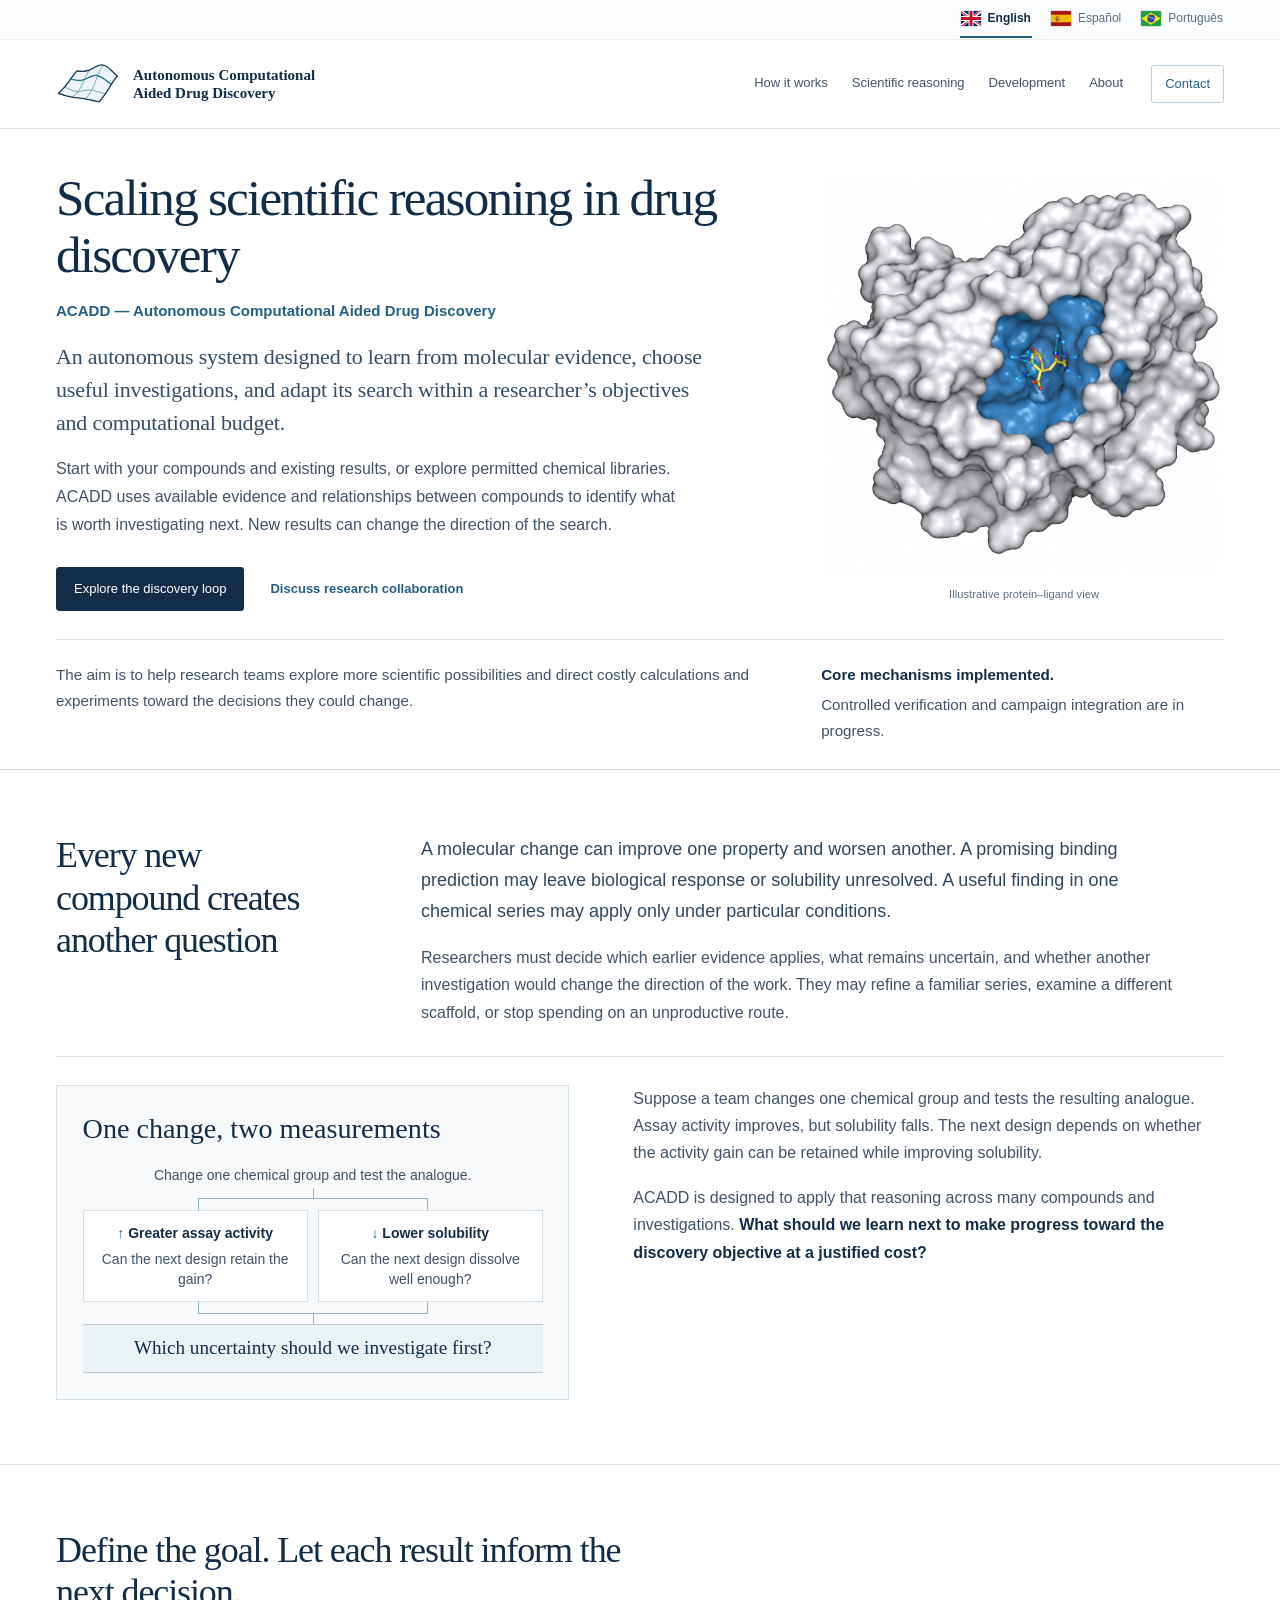
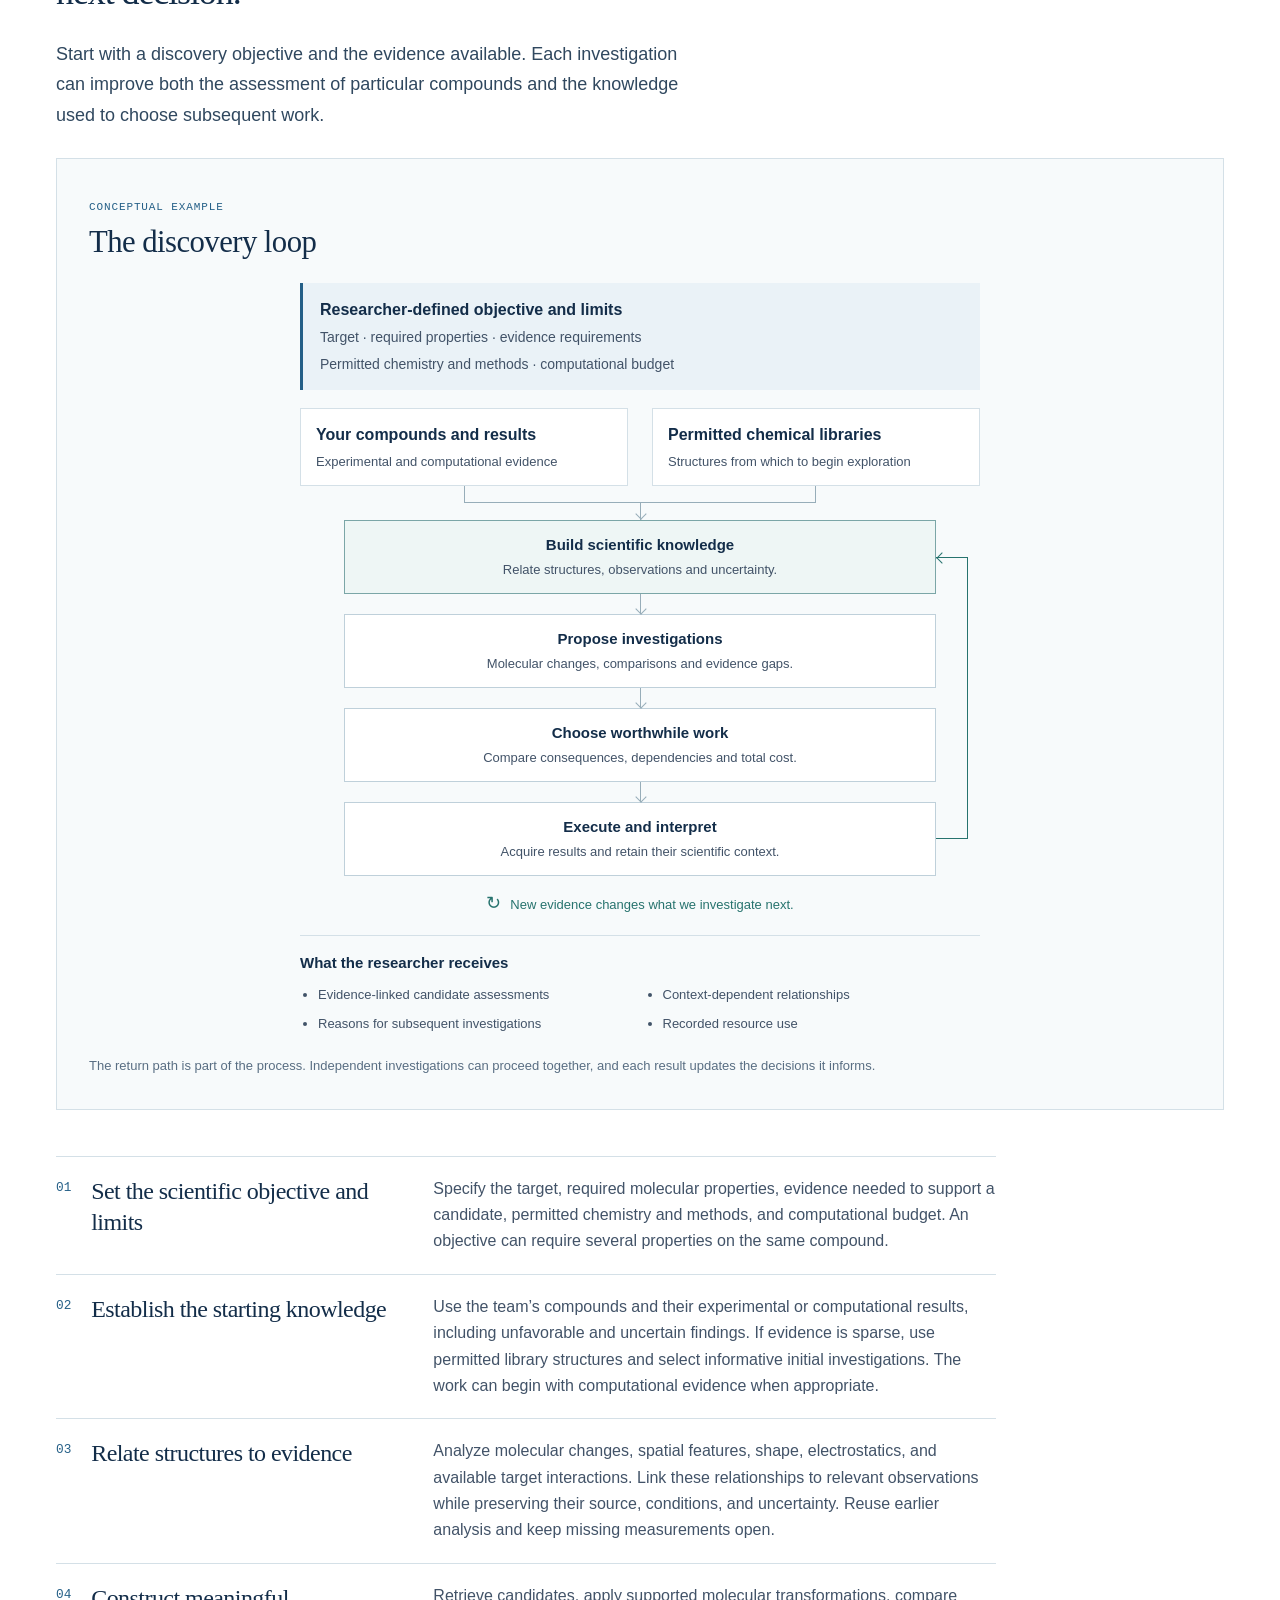
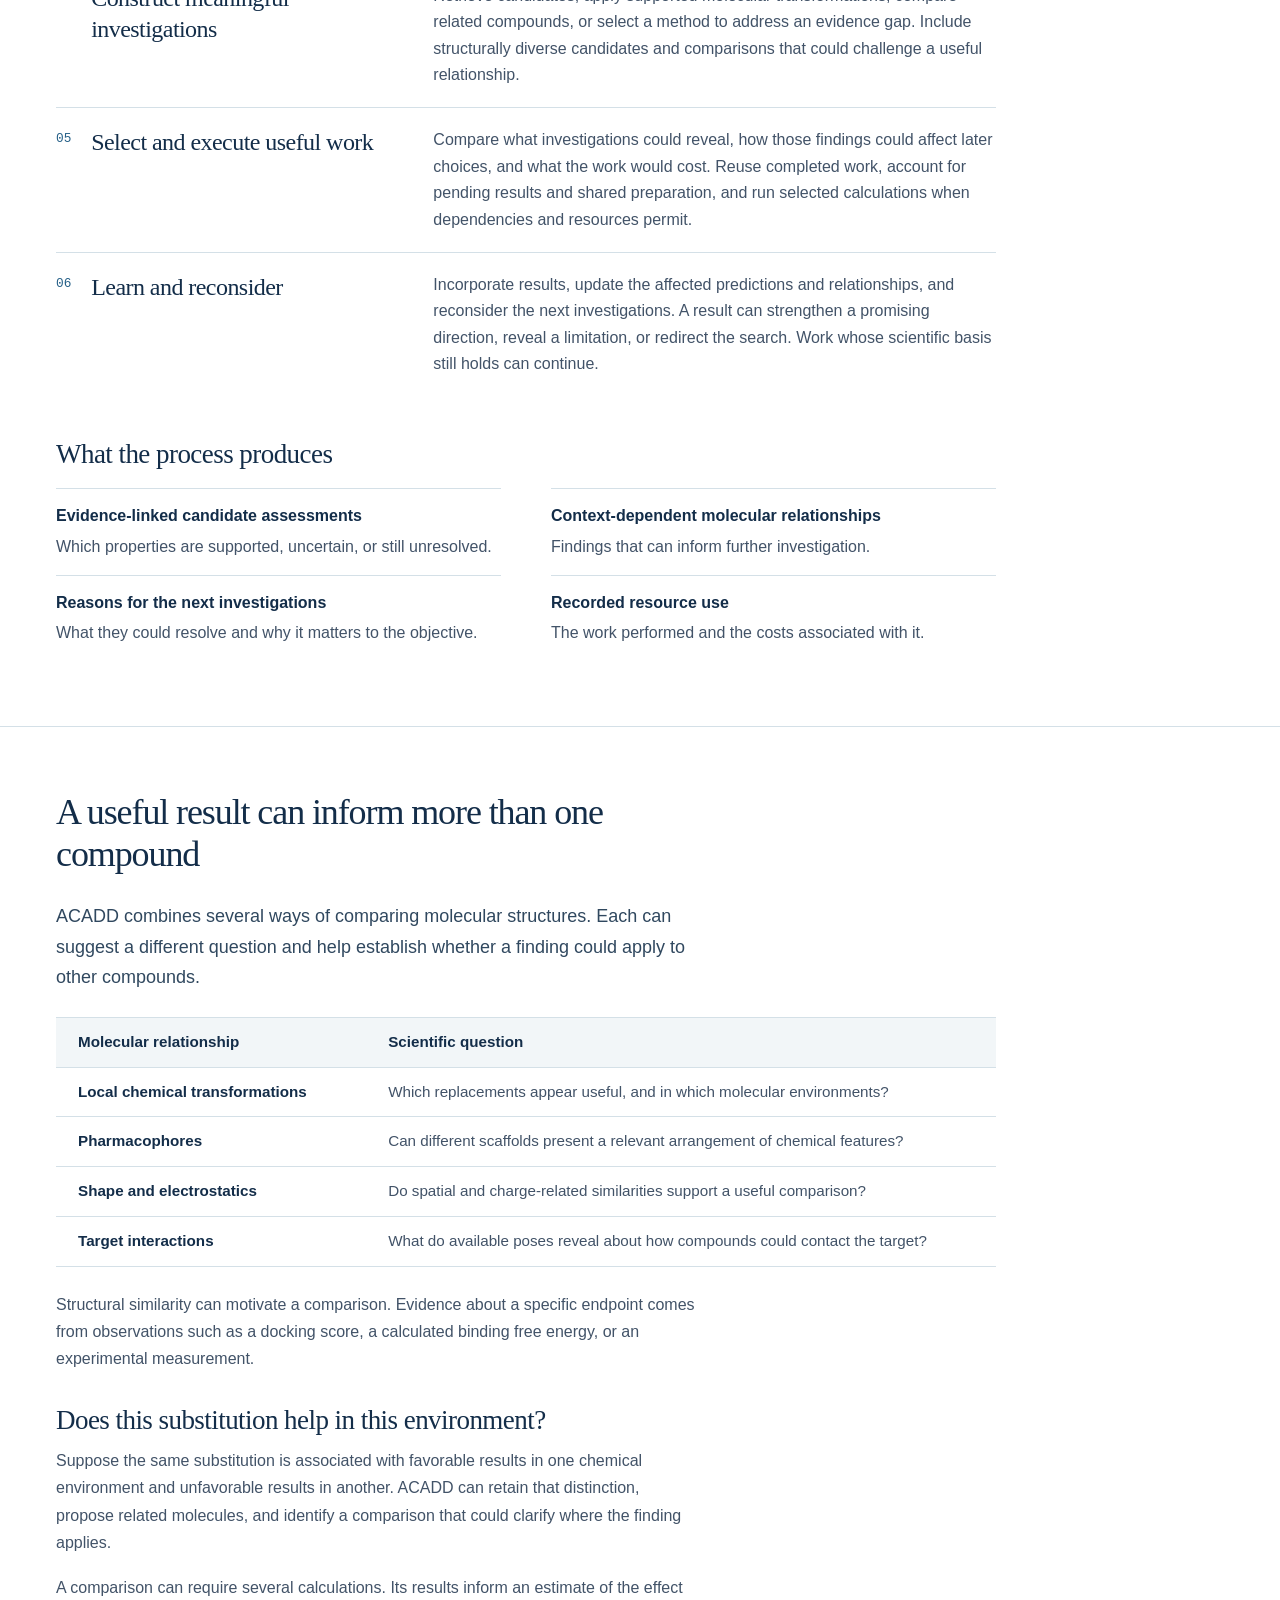
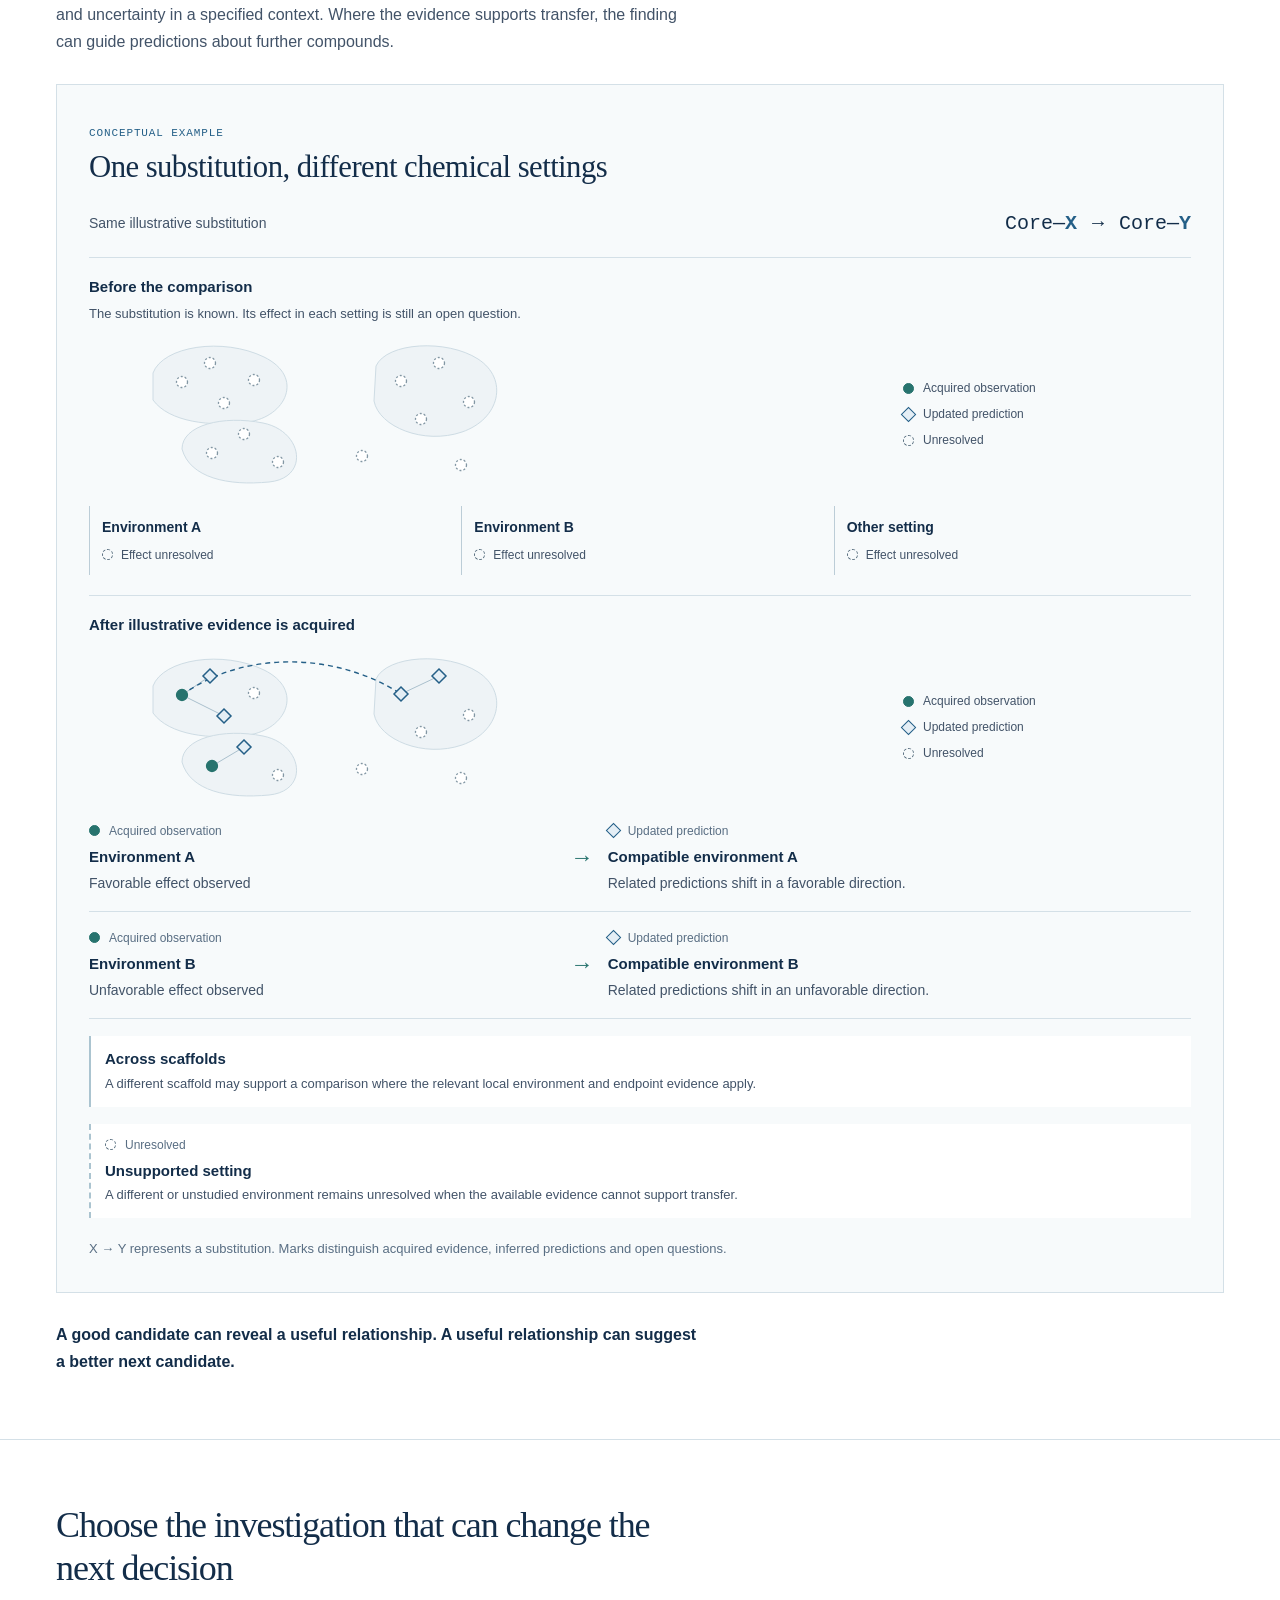
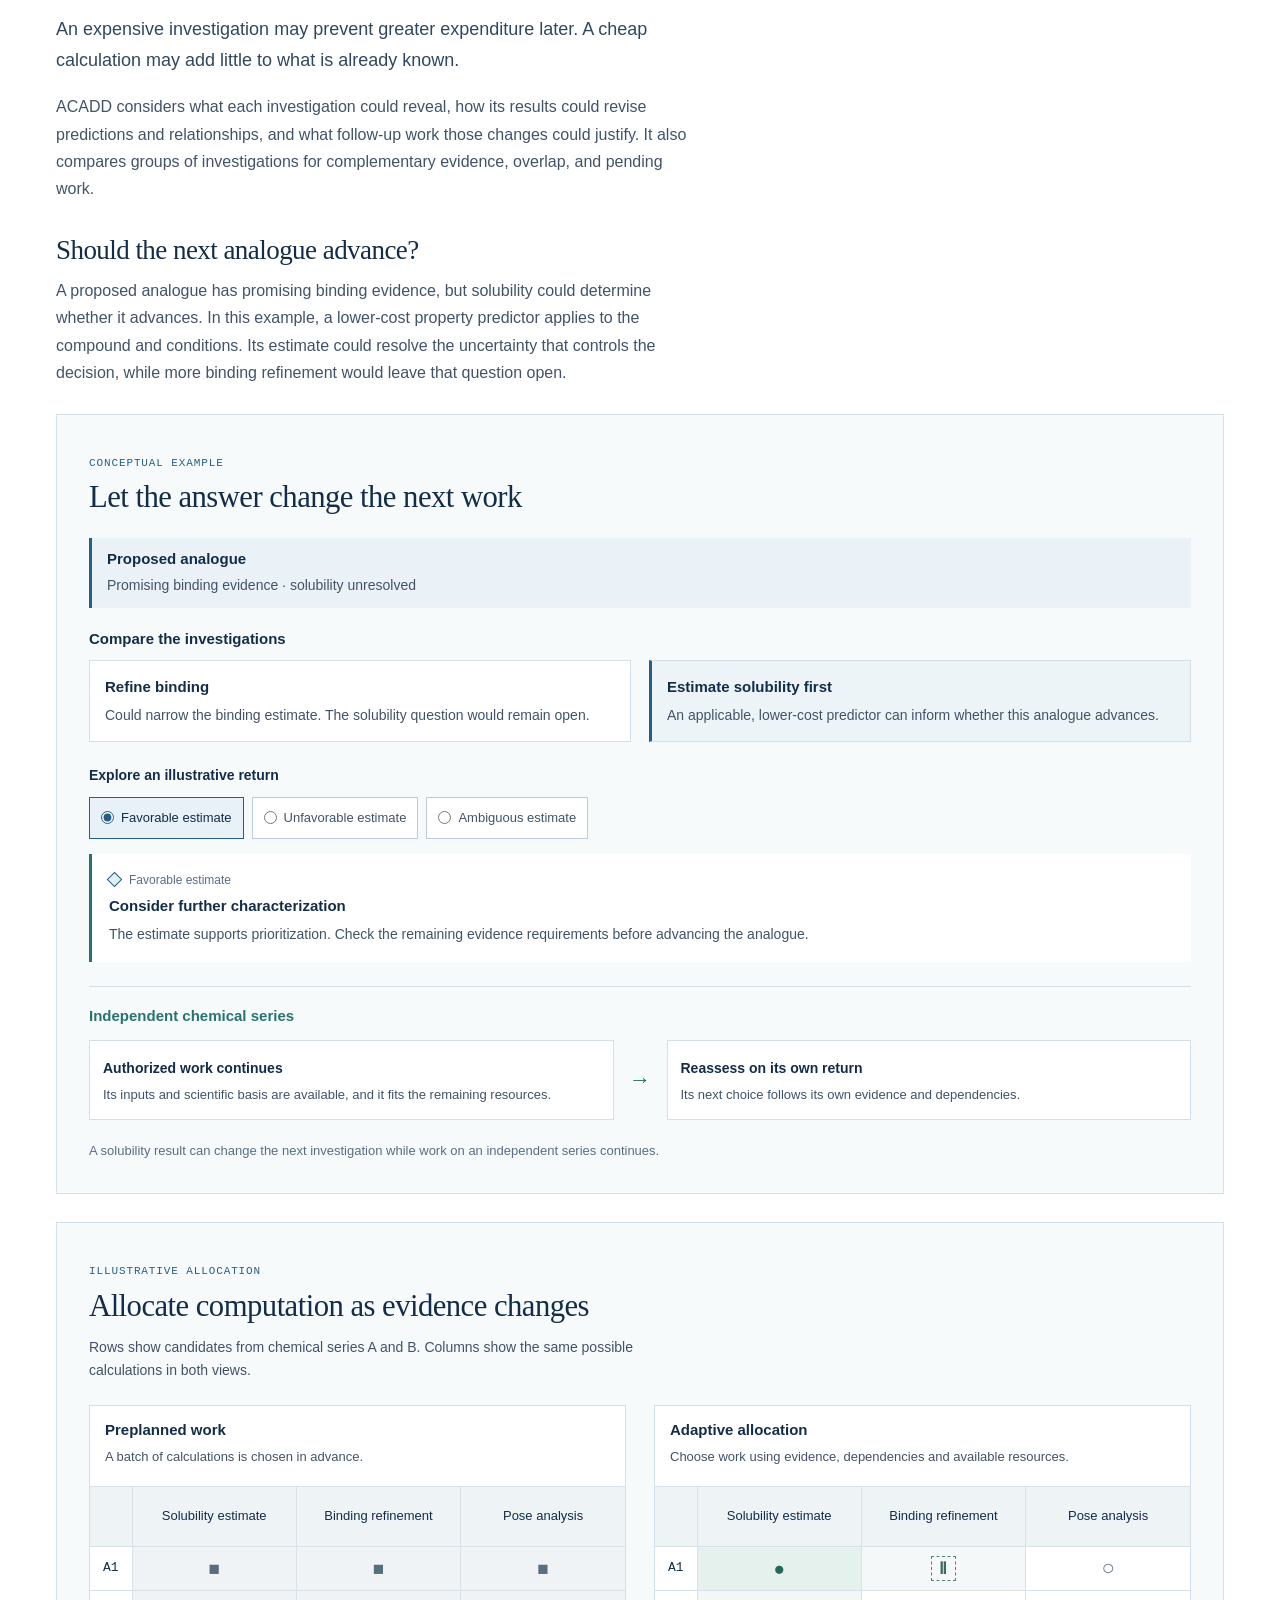
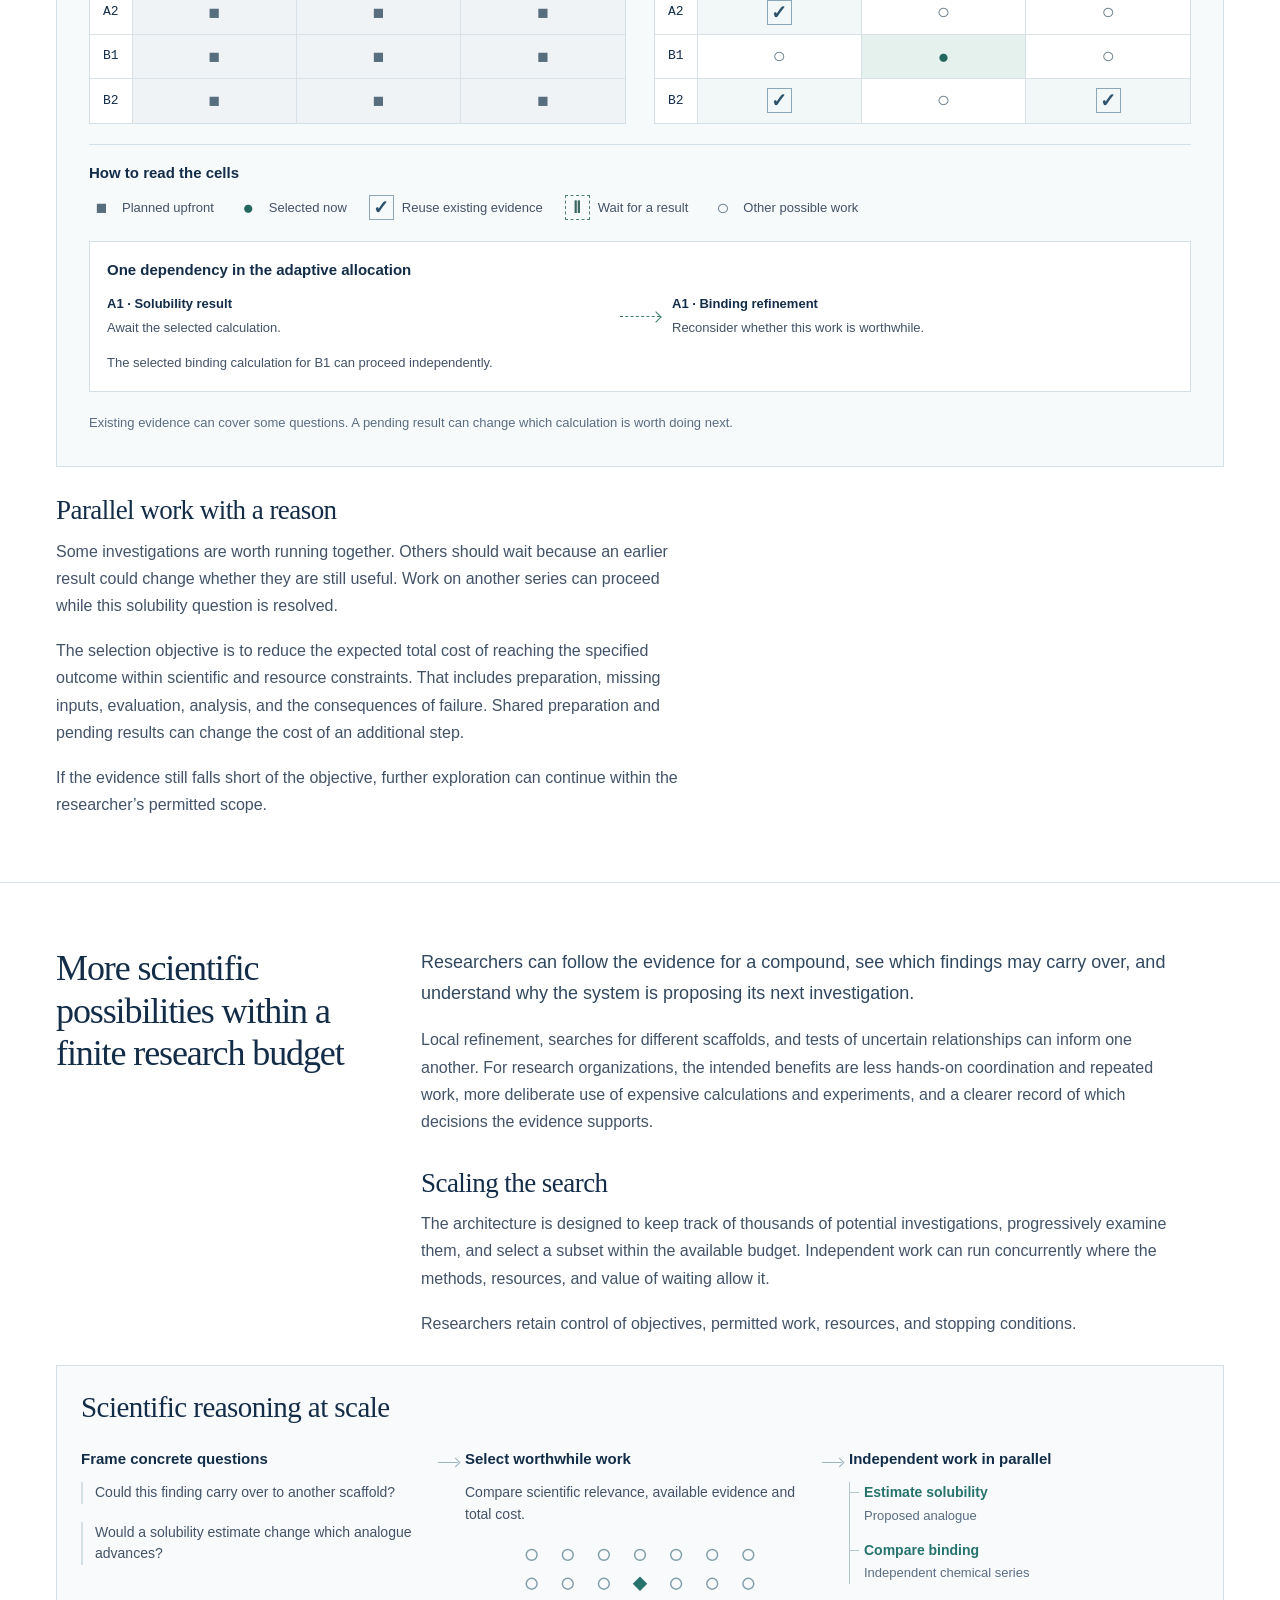
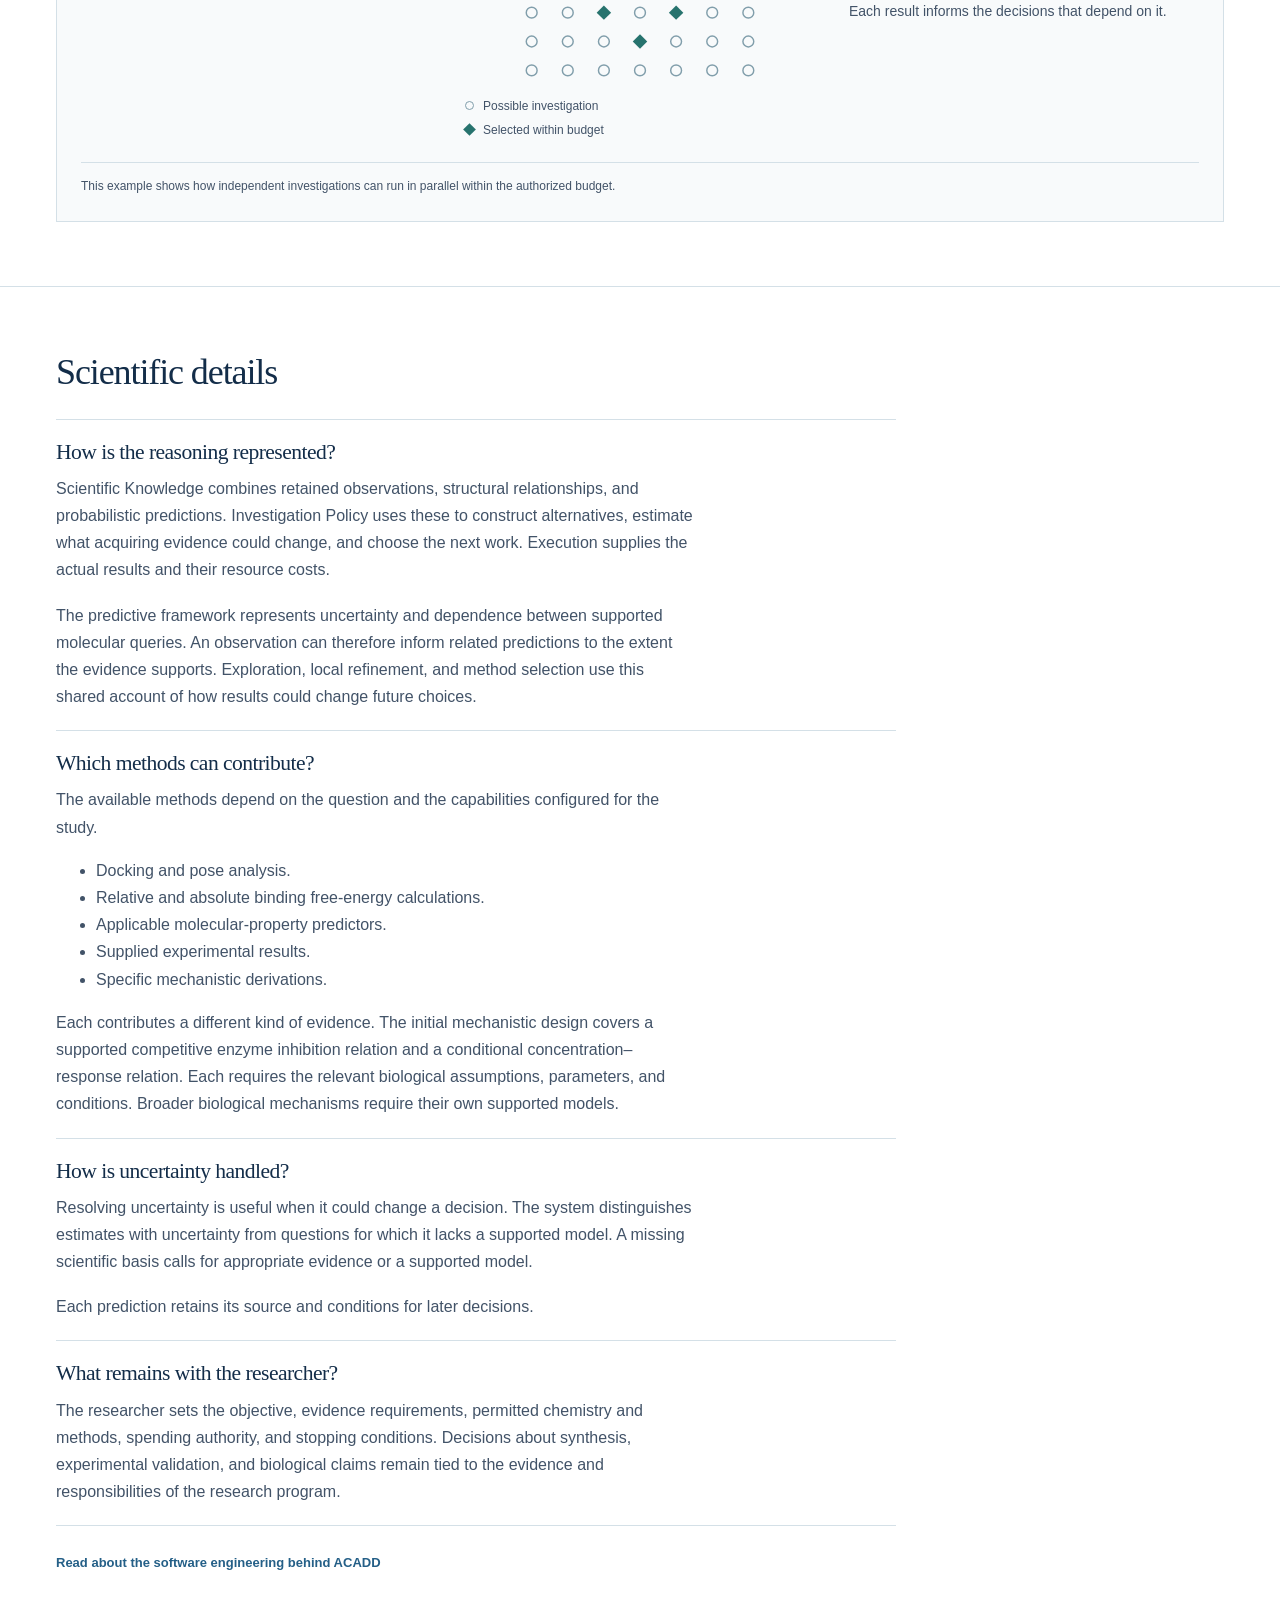
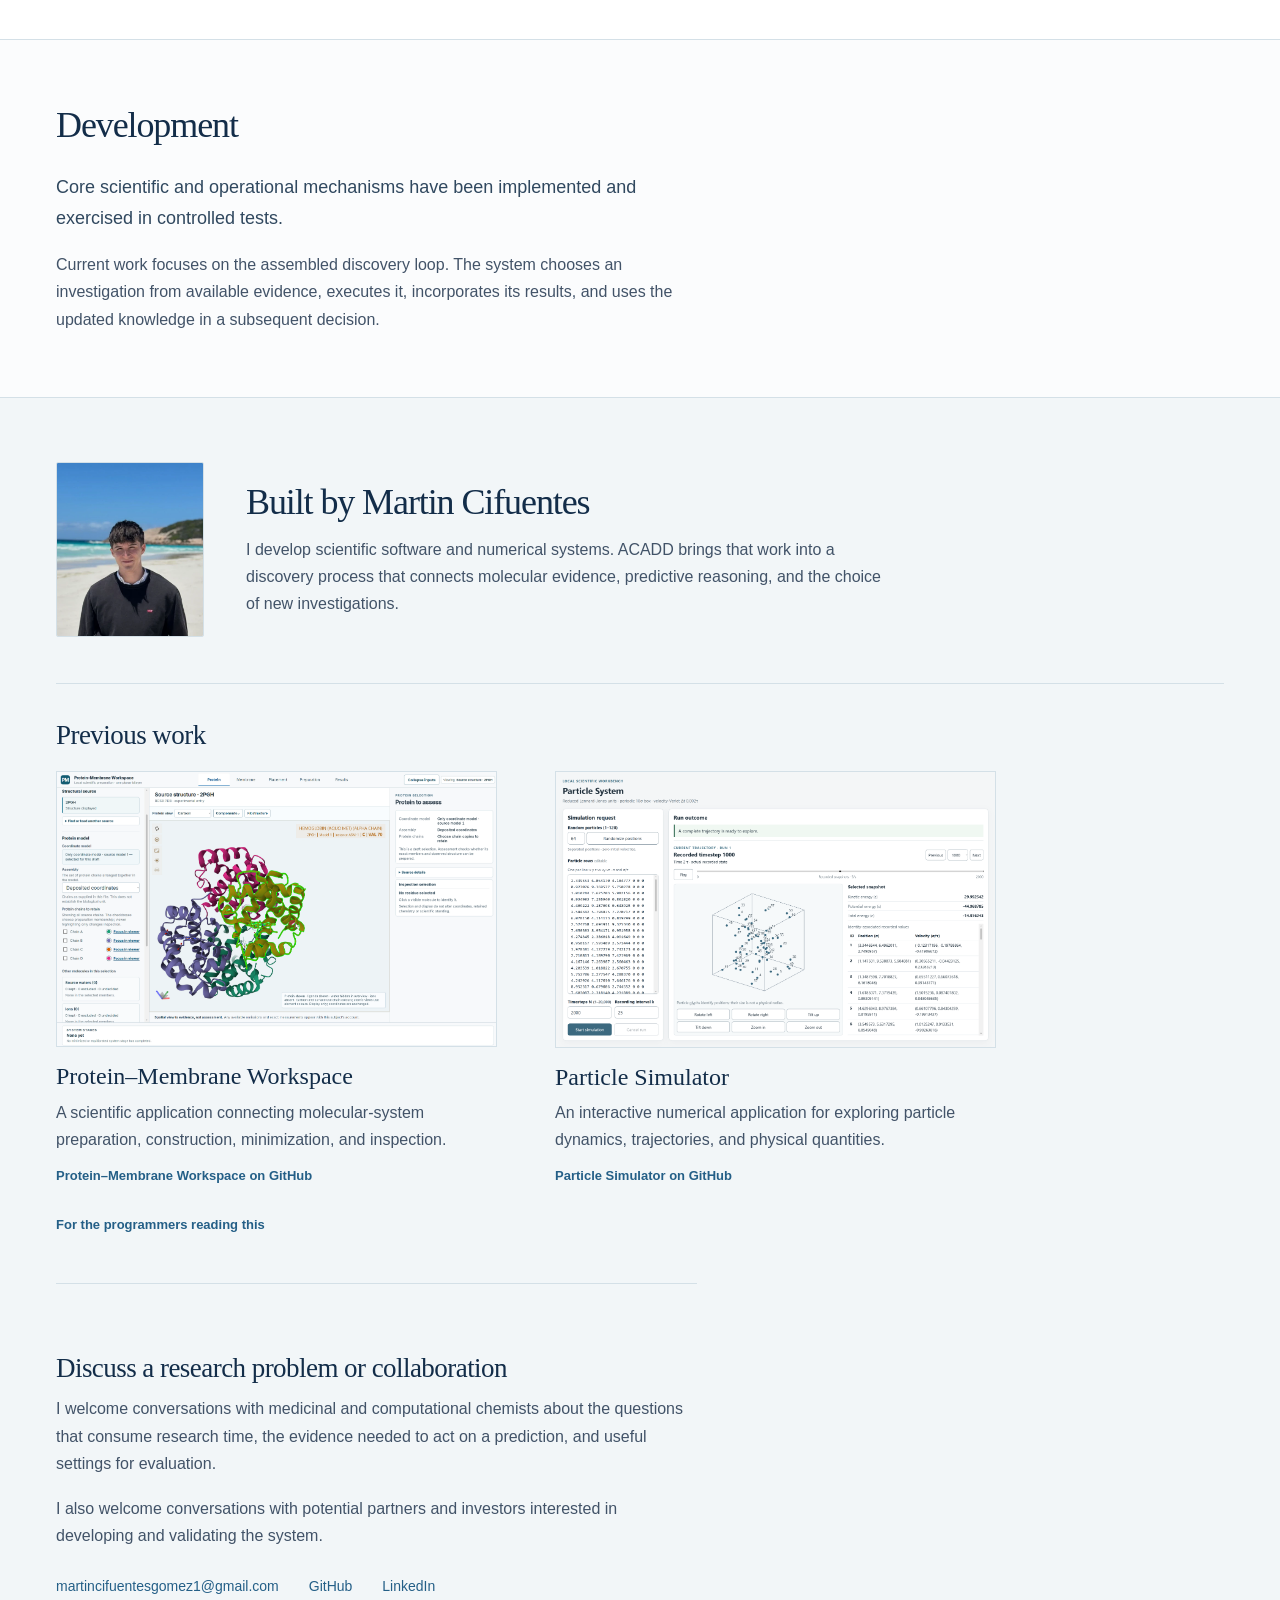
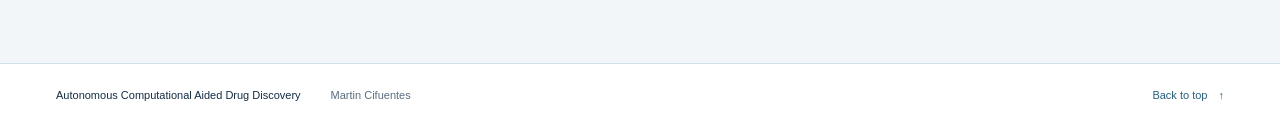
<file: index.html>
<!doctype html>
<html lang="en" prefix="og: https://ogp.me/ns#">
<head>
  <meta charset="utf-8">
  <meta name="viewport" content="width=device-width, initial-scale=1">
  <meta name="theme-color" content="#132d49">
  <meta name="description" content="ACADD connects molecular evidence, scientific questions, and resource allocation in an adaptive discovery loop governed by the researcher&#x27;s objectives and budget.">
  <title>Autonomous Computational Aided Drug Discovery — Martin Cifuentes</title>
  <!-- Sharing metadata is static so crawlers do not need JavaScript.
       When moving hosts, run: node scripts/set-site-url.mjs https://your-host/your-project/ -->
  <link rel="canonical" href="https://martin1cifuentes.github.io/accessible-computational-drug-discovery/">
  <link rel="alternate" hreflang="en" href="https://martin1cifuentes.github.io/accessible-computational-drug-discovery/">
  <link rel="alternate" hreflang="es" href="https://martin1cifuentes.github.io/accessible-computational-drug-discovery/es/">
  <link rel="alternate" hreflang="pt-BR" href="https://martin1cifuentes.github.io/accessible-computational-drug-discovery/pt-br/">
  <link rel="alternate" hreflang="x-default" href="https://martin1cifuentes.github.io/accessible-computational-drug-discovery/">
  <meta property="og:locale" content="en_GB">
  <meta property="og:locale:alternate" content="es_ES">
  <meta property="og:locale:alternate" content="pt_BR">
  <meta property="og:type" content="website">
  <meta property="og:site_name" content="Autonomous Computational Aided Drug Discovery">
  <meta property="og:title" content="Autonomous Computational Aided Drug Discovery">
  <meta property="og:description" content="ACADD connects molecular evidence, scientific questions, and resource allocation in an adaptive discovery loop governed by the researcher&#x27;s objectives and budget.">
  <meta property="og:url" content="https://martin1cifuentes.github.io/accessible-computational-drug-discovery/">
  <meta property="og:image" content="https://martin1cifuentes.github.io/accessible-computational-drug-discovery/assets/autonomous-discovery-en.jpg">
  <meta property="og:image:type" content="image/jpeg">
  <meta property="og:image:width" content="1200">
  <meta property="og:image:height" content="630">
  <meta property="og:image:alt" content="Autonomous Computational Aided Drug Discovery by Martin Cifuentes. Interpret results, learn relationships and choose an investigation. Scientific reasoning core implemented; verification in progress.">
  <meta name="twitter:card" content="summary_large_image">
  <meta name="twitter:title" content="Autonomous Computational Aided Drug Discovery">
  <meta name="twitter:description" content="ACADD connects molecular evidence, scientific questions, and resource allocation in an adaptive discovery loop governed by the researcher&#x27;s objectives and budget.">
  <meta name="twitter:image" content="https://martin1cifuentes.github.io/accessible-computational-drug-discovery/assets/autonomous-discovery-en.jpg">
  <meta name="twitter:image:alt" content="Autonomous Computational Aided Drug Discovery by Martin Cifuentes. Interpret results, learn relationships and choose an investigation. Scientific reasoning core implemented; verification in progress.">
  <link rel="icon" href="assets/favicon.svg?v=20261115-landscape-modern" type="image/svg+xml">
  <link rel="stylesheet" href="styles.css?v=20261115-landscape-modern">
  <link rel="stylesheet" href="analogue-figure.css">
  <link rel="stylesheet" href="acadd-page.css?v=20261125-visible">
  <link rel="stylesheet" href="acadd-diagrams.css?v=20261125-scale">
  <link rel="stylesheet" href="acadd-efficiency.css?v=20261125-scale">
  <link rel="stylesheet" href="acadd-scale.css?v=20261125-scale">
  <script src="site-config.js" defer></script>
  <script src="acadd-diagrams.js?v=20261125" defer></script>
  <script src="site.js?v=20261125-visible" defer></script>
</head>
<body class="acadd-home">
  <a class="skip-link" href="#main">Skip to content</a>
  <header class="site-header">
    <div class="language-bar">
      <nav class="container language-switcher" aria-label="Website language">
        <a href="./" hreflang="en" lang="en" aria-label="English" aria-current="page"><img src="assets/flags/gb.svg" width="20" height="15" alt="" aria-hidden="true"><span>English</span></a>
        <a href="./es/" hreflang="es" lang="es" aria-label="Español"><img src="assets/flags/es.svg" width="20" height="15" alt="" aria-hidden="true"><span>Español</span></a>
        <a href="./pt-br/" hreflang="pt-BR" lang="pt-BR" aria-label="Português (Brasil)"><img src="assets/flags/br.svg" width="20" height="15" alt="" aria-hidden="true"><span>Português</span></a>
      </nav>
    </div>
    <div class="container header-inner">
      <a class="brand" href="#top" aria-label="Autonomous Computational Aided Drug Discovery, home">
        <img class="brand-mark" src="assets/chemical-landscape.svg?v=20261115-landscape-modern" width="64" height="46" alt="" aria-hidden="true">
        <span>Autonomous Computational<br>Aided Drug Discovery</span>
      </a>
      <nav class="main-nav" aria-label="Main navigation">
        <a href="#workflow">How it works</a><a href="#explore">Scientific reasoning</a><a href="#status">Development</a><a href="#about">About</a>
      </nav>
      <a class="header-contact" href="#contact">Contact</a>
    </div>
  </header>

  <main id="main">
    <section class="hero container" id="top" aria-labelledby="project-title">
      <div class="hero-main">
        <div class="hero-copy">
          <h1 id="project-title">Scaling scientific reasoning in drug discovery</h1>
          <p class="acadd-name">ACADD — Autonomous Computational Aided Drug Discovery</p>
          <p class="hero-intro">An autonomous system designed to learn from molecular evidence, choose useful investigations, and adapt its search within a researcher’s objectives and computational budget.</p>
          <p class="hero-summary">Start with your compounds and existing results, or explore permitted chemical libraries. ACADD uses available evidence and relationships between compounds to identify what is worth investigating next. New results can change the direction of the search.</p>
          <div class="hero-actions">
            <a class="button button-primary" href="#workflow">Explore the discovery loop</a>
            <a class="text-link" href="#contact">Discuss research collaboration</a>
          </div>
        </div>
        <figure class="hero-figure">
          <img src="assets/protein-ligand-illustration.webp" width="1254" height="1254" fetchpriority="high" decoding="async" alt="Illustrative protein surface with a blue binding pocket surrounding a small molecule shown as sticks.">
          <figcaption>Illustrative protein–ligand view</figcaption>
        </figure>
      </div>
      <div class="hero-context prose">
        <p>The aim is to help research teams explore more scientific possibilities and direct costly calculations and experiments toward the decisions they could change.</p>
        <p><strong>Core mechanisms implemented.</strong> Controlled verification and campaign integration are in progress.</p>
      </div>
    </section>

    <section class="section" id="problem" aria-labelledby="problem-title">
      <div class="container">
        <span id="chess-comparison" class="section-anchor" aria-hidden="true"></span>
        <div class="editorial-grid">
          <div class="section-aside"><h2 id="problem-title">Every new compound creates another question</h2></div>
          <div class="prose">
            <p class="lead">A molecular change can improve one property and worsen another. A promising binding prediction may leave biological response or solubility unresolved. A useful finding in one chemical series may apply only under particular conditions.</p>
            <p>Researchers must decide which earlier evidence applies, what remains uncertain, and whether another investigation would change the direction of the work. They may refine a familiar series, examine a different scaffold, or stop spending on an unproductive route.</p>
          </div>
        </div>
        <div class="problem-example">
          <figure class="analogue-figure" id="analogue-example">
              <figcaption>One change, two measurements</figcaption>
              <p class="analogue-origin">Change one chemical group and test the analogue.</p>
              <div class="analogue-fork" aria-hidden="true"></div>
              <ul class="analogue-results">
                <li><strong><span aria-hidden="true">↑</span> Greater assay activity</strong>Can the next design retain the gain?</li>
                <li><strong><span aria-hidden="true">↓</span> Lower solubility</strong>Can the next design dissolve well enough?</li>
              </ul>
              <div class="analogue-fork analogue-fork-join" aria-hidden="true"></div>
              <p class="analogue-question">Which uncertainty should we investigate first?</p>
            </figure>
          <div class="prose">
            <p>Suppose a team changes one chemical group and tests the resulting analogue. Assay activity improves, but solubility falls. The next design depends on whether the activity gain can be retained while improving solubility.</p>
            <p>ACADD is designed to apply that reasoning across many compounds and investigations. <strong>What should we learn next to make progress toward the discovery objective at a justified cost?</strong></p>
          </div>
        </div>
      </div>
    </section>

    <section class="section" id="workflow" aria-labelledby="workflow-title">
      <div class="container">
        <header class="section-heading"><h2 id="workflow-title">Define the goal. Let each result inform the next decision.</h2></header>
        <div class="prose discovery-essay">
          <p class="lead">Start with a discovery objective and the evidence available. Each investigation can improve both the assessment of particular compounds and the knowledge used to choose subsequent work.</p>
        </div>
        <figure class="ac-figure ac-loop" aria-labelledby="discovery-loop-title discovery-loop-caption">
  <header class="ac-figure-heading"><span class="ac-figure-label">Conceptual example</span><h3 id="discovery-loop-title">The discovery loop</h3></header>
  <div class="ac-loop-goal"><strong>Researcher-defined objective and limits</strong><span>Target · required properties · evidence requirements</span><span>Permitted chemistry and methods · computational budget</span></div>
  <div class="ac-loop-sources">
    <div><strong>Your compounds and results</strong><span>Experimental and computational evidence</span></div>
    <div><strong>Permitted chemical libraries</strong><span>Structures from which to begin exploration</span></div>
  </div>
  <div class="ac-source-merge" aria-hidden="true"><span></span></div>
  <div class="ac-loop-cycle"><ol class="ac-loop-stages"><li><h4>Build scientific knowledge</h4><p>Relate structures, observations and uncertainty.</p></li>
<li><h4>Propose investigations</h4><p>Molecular changes, comparisons and evidence gaps.</p></li>
<li><h4>Choose worthwhile work</h4><p>Compare consequences, dependencies and total cost.</p></li>
<li><h4>Execute and interpret</h4><p>Acquire results and retain their scientific context.</p></li></ol><span class="ac-loop-return" aria-hidden="true"></span></div>
  <p class="ac-loop-feedback"><span aria-hidden="true">↻</span>New evidence changes what we investigate next.</p>
  <div class="ac-loop-outputs"><h4>What the researcher receives</h4><ul><li>Evidence-linked candidate assessments</li><li>Context-dependent relationships</li><li>Reasons for subsequent investigations</li><li>Recorded resource use</li></ul></div>
  <figcaption id="discovery-loop-caption">The return path is part of the process. Independent investigations can proceed together, and each result updates the decisions it informs.</figcaption>
</figure>
        <ol class="discovery-steps">
          <li id="establish"><h3>Set the scientific objective and limits</h3><p>Specify the target, required molecular properties, evidence needed to support a candidate, permitted chemistry and methods, and computational budget. An objective can require several properties on the same compound.</p></li>
          <li id="starting-knowledge"><h3>Establish the starting knowledge</h3><p>Use the team’s compounds and their experimental or computational results, including unfavorable and uncertain findings. If evidence is sparse, use permitted library structures and select informative initial investigations. The work can begin with computational evidence when appropriate.</p></li>
          <li id="interpret"><h3>Relate structures to evidence</h3><p>Analyze molecular changes, spatial features, shape, electrostatics, and available target interactions. Link these relationships to relevant observations while preserving their source, conditions, and uncertainty. Reuse earlier analysis and keep missing measurements open.</p></li>
          <li id="mechanism-exploration"><h3>Construct meaningful investigations</h3><p>Retrieve candidates, apply supported molecular transformations, compare related compounds, or select a method to address an evidence gap. Include structurally diverse candidates and comparisons that could challenge a useful relationship.</p></li>
          <li id="investigate"><h3>Select and execute useful work</h3><p>Compare what investigations could reveal, how those findings could affect later choices, and what the work would cost. Reuse completed work, account for pending results and shared preparation, and run selected calculations when dependencies and resources permit.</p></li>
          <li id="decide"><h3>Learn and reconsider</h3><p>Incorporate results, update the affected predictions and relationships, and reconsider the next investigations. A result can strengthen a promising direction, reveal a limitation, or redirect the search. Work whose scientific basis still holds can continue.</p></li>
        </ol>
        <section class="discovery-outcomes" aria-labelledby="outcomes-title">
          <h3 id="outcomes-title">What the process produces</h3>
          <dl class="outcome-list">
            <div><dt>Evidence-linked candidate assessments</dt><dd>Which properties are supported, uncertain, or still unresolved.</dd></div>
            <div><dt>Context-dependent molecular relationships</dt><dd>Findings that can inform further investigation.</dd></div>
            <div><dt>Reasons for the next investigations</dt><dd>What they could resolve and why it matters to the objective.</dd></div>
            <div><dt>Recorded resource use</dt><dd>The work performed and the costs associated with it.</dd></div>
          </dl>
        </section>
      </div>
    </section>

    <div id="explore">
      <section class="section" id="mechanism-adaptation" aria-labelledby="learning-title">
        <span class="section-anchor" id="patterns-across-a-series" aria-hidden="true"></span><span class="section-anchor" id="mechanism-prioritization" aria-hidden="true"></span>
        <div class="container">
          <header class="section-heading"><h2 id="learning-title">A useful result can inform more than one compound</h2></header>
          <div class="prose discovery-essay">
            <p class="lead">ACADD combines several ways of comparing molecular structures. Each can suggest a different question and help establish whether a finding could apply to other compounds.</p>
          </div>
          <table class="science-table">
            <thead><tr><th scope="col">Molecular relationship</th><th scope="col">Scientific question</th></tr></thead>
            <tbody>
              <tr><th scope="row">Local chemical transformations</th><td>Which replacements appear useful, and in which molecular environments?</td></tr>
              <tr><th scope="row">Pharmacophores</th><td>Can different scaffolds present a relevant arrangement of chemical features?</td></tr>
              <tr><th scope="row">Shape and electrostatics</th><td>Do spatial and charge-related similarities support a useful comparison?</td></tr>
              <tr><th scope="row">Target interactions</th><td>What do available poses reveal about how compounds could contact the target?</td></tr>
            </tbody>
          </table>
          <div class="prose discovery-essay">
            <p>Structural similarity can motivate a comparison. Evidence about a specific endpoint comes from observations such as a docking score, a calculated binding free energy, or an experimental measurement.</p>
            <h3 id="context-title">Does this substitution help in this environment?</h3>
            <p>Suppose the same substitution is associated with favorable results in one chemical environment and unfavorable results in another. ACADD can retain that distinction, propose related molecules, and identify a comparison that could clarify where the finding applies.</p>
            <p>A comparison can require several calculations. Its results inform an estimate of the effect and uncertainty in a specified context. Where the evidence supports transfer, the finding can guide predictions about further compounds.</p>
          </div>
          <figure class="ac-figure ac-relationship" aria-labelledby="relationship-example-title relationship-example-caption">
  <header class="ac-figure-heading"><span class="ac-figure-label">Conceptual example</span><h3 id="relationship-example-title">One substitution, different chemical settings</h3></header>
  <div class="ac-substitution"><span>Same illustrative substitution</span><div aria-label="Same illustrative substitution"><span>Core—<b>X</b></span><span aria-hidden="true">→</span><span>Core—<b>Y</b></span></div></div>
  <div class="ac-before"><h4>Before the comparison</h4><p>The substitution is known. Its effect in each setting is still an open question.</p><div class="ac-space-band"><svg class="ac-space-map" viewBox="0 0 400 155" aria-hidden="true" focusable="false">
      <path class="ac-space-region" d="M29 36C39 9 99 0 140 20S162 80 124 85 45 85 29 63Z"/>
      <path class="ac-space-region" d="M58 112C58 88 99 78 139 86S186 141 145 145 66 141 58 112Z"/>
      <path class="ac-space-region" d="M252 29C263 5 323 2 354 22S376 82 338 95 255 90 250 64Z"/>
      <circle class="ac-space-open" cx="58" cy="45" r="5.5"/><circle class="ac-space-open" cx="86" cy="26" r="5.5"/><circle class="ac-space-open" cx="100" cy="66" r="5.5"/><circle class="ac-space-open" cx="130" cy="43" r="5.5"/><circle class="ac-space-open" cx="88" cy="116" r="5.5"/><circle class="ac-space-open" cx="120" cy="97" r="5.5"/><circle class="ac-space-open" cx="154" cy="125" r="5.5"/><circle class="ac-space-open" cx="277" cy="44" r="5.5"/><circle class="ac-space-open" cx="315" cy="26" r="5.5"/><circle class="ac-space-open" cx="345" cy="65" r="5.5"/><circle class="ac-space-open" cx="297" cy="82" r="5.5"/><circle class="ac-space-open" cx="238" cy="119" r="5.5"/><circle class="ac-space-open" cx="337" cy="128" r="5.5"/>
    </svg><div class="ac-space-legend"><span><i class="ac-mark ac-mark-observed" aria-hidden="true"></i>Acquired observation</span><span><i class="ac-mark ac-mark-prediction" aria-hidden="true"></i>Updated prediction</span><span><i class="ac-mark ac-mark-open" aria-hidden="true"></i>Unresolved</span></div></div><div class="ac-unresolved-grid"><div><strong>Environment A</strong><span><i class="ac-mark ac-mark-open" aria-hidden="true"></i>Effect unresolved</span></div><div><strong>Environment B</strong><span><i class="ac-mark ac-mark-open" aria-hidden="true"></i>Effect unresolved</span></div><div><strong>Other setting</strong><span><i class="ac-mark ac-mark-open" aria-hidden="true"></i>Effect unresolved</span></div></div></div>
  <div class="ac-revealed"><h4 class="ac-revealed-title">After illustrative evidence is acquired</h4><div class="ac-space-band"><svg class="ac-space-map" viewBox="0 0 400 155" aria-hidden="true" focusable="false">
      <path class="ac-space-region" d="M29 36C39 9 99 0 140 20S162 80 124 85 45 85 29 63Z"/>
      <path class="ac-space-region" d="M58 112C58 88 99 78 139 86S186 141 145 145 66 141 58 112Z"/>
      <path class="ac-space-region" d="M252 29C263 5 323 2 354 22S376 82 338 95 255 90 250 64Z"/>
      <path class="ac-space-local" d="M58 45 86 26M58 45 100 66M88 116 120 97M277 44 315 26"/>
      <path class="ac-space-transfer" d="M58 45C120 0 212 2 277 44"/><circle class="ac-space-observed" cx="58" cy="45" r="5.5"/><path class="ac-space-prediction" d="M86 19l7 7-7 7-7-7Z"/><path class="ac-space-prediction" d="M100 59l7 7-7 7-7-7Z"/><circle class="ac-space-open" cx="130" cy="43" r="5.5"/><circle class="ac-space-observed" cx="88" cy="116" r="5.5"/><path class="ac-space-prediction" d="M120 90l7 7-7 7-7-7Z"/><circle class="ac-space-open" cx="154" cy="125" r="5.5"/><path class="ac-space-prediction" d="M277 37l7 7-7 7-7-7Z"/><path class="ac-space-prediction" d="M315 19l7 7-7 7-7-7Z"/><circle class="ac-space-open" cx="345" cy="65" r="5.5"/><circle class="ac-space-open" cx="297" cy="82" r="5.5"/><circle class="ac-space-open" cx="238" cy="119" r="5.5"/><circle class="ac-space-open" cx="337" cy="128" r="5.5"/>
    </svg><div class="ac-space-legend"><span><i class="ac-mark ac-mark-observed" aria-hidden="true"></i>Acquired observation</span><span><i class="ac-mark ac-mark-prediction" aria-hidden="true"></i>Updated prediction</span><span><i class="ac-mark ac-mark-open" aria-hidden="true"></i>Unresolved</span></div></div><div class="ac-relation-row"><div><span class="ac-state"><i class="ac-mark ac-mark-observed" aria-hidden="true"></i>Acquired observation</span><h4>Environment A</h4><p>Favorable effect observed</p></div><span class="ac-rel-arrow" aria-hidden="true">→</span><div><span class="ac-state"><i class="ac-mark ac-mark-prediction" aria-hidden="true"></i>Updated prediction</span><h4>Compatible environment A</h4><p>Related predictions shift in a favorable direction.</p></div></div>
<div class="ac-relation-row"><div><span class="ac-state"><i class="ac-mark ac-mark-observed" aria-hidden="true"></i>Acquired observation</span><h4>Environment B</h4><p>Unfavorable effect observed</p></div><span class="ac-rel-arrow" aria-hidden="true">→</span><div><span class="ac-state"><i class="ac-mark ac-mark-prediction" aria-hidden="true"></i>Updated prediction</span><h4>Compatible environment B</h4><p>Related predictions shift in an unfavorable direction.</p></div></div>
    <div class="ac-transfer-note"><h4>Across scaffolds</h4><p>A different scaffold may support a comparison where the relevant local environment and endpoint evidence apply.</p></div>
    <div class="ac-unresolved-note"><span class="ac-state"><i class="ac-mark ac-mark-open" aria-hidden="true"></i>Unresolved</span><h4>Unsupported setting</h4><p>A different or unstudied environment remains unresolved when the available evidence cannot support transfer.</p></div>
  </div>
  <figcaption id="relationship-example-caption">X → Y represents a substitution. Marks distinguish acquired evidence, inferred predictions and open questions.</figcaption>
</figure>
          <p class="prose discovery-essay discovery-takeaway"><strong>A good candidate can reveal a useful relationship. A useful relationship can suggest a better next candidate.</strong></p>
        </div>
      </section>

      <section class="section" id="decision-selection" aria-labelledby="selection-title">
        <span class="section-anchor" id="campaign" aria-hidden="true"></span><span class="section-anchor" id="resources" aria-hidden="true"></span><span class="section-anchor" id="mechanism-investigations" aria-hidden="true"></span>
        <div class="container">
          <header class="section-heading"><h2 id="selection-title">Choose the investigation that can change the next decision</h2></header>
          <div class="prose discovery-essay">
            <p class="lead">An expensive investigation may prevent greater expenditure later. A cheap calculation may add little to what is already known.</p>
            <p>ACADD considers what each investigation could reveal, how its results could revise predictions and relationships, and what follow-up work those changes could justify. It also compares groups of investigations for complementary evidence, overlap, and pending work.</p>
            <h3 id="campaign-title">Should the next analogue advance?</h3>
            <p>A proposed analogue has promising binding evidence, but solubility could determine whether it advances. In this example, a lower-cost property predictor applies to the compound and conditions. Its estimate could resolve the uncertainty that controls the decision, while more binding refinement would leave that question open.</p>
          </div>
          <figure class="ac-figure ac-allocation" aria-labelledby="allocation-example-title allocation-example-caption">
  <header class="ac-figure-heading"><span class="ac-figure-label">Conceptual example</span><h3 id="allocation-example-title">Let the answer change the next work</h3></header>
  <div class="ac-allocation-start"><h4>Proposed analogue</h4><p>Promising binding evidence · solubility unresolved</p></div>
  <h4 class="ac-options-heading">Compare the investigations</h4>
  <div class="ac-investigation-options"><div><h4>Refine binding</h4><p>Could narrow the binding estimate. The solubility question would remain open.</p></div><div class="ac-selected-investigation"><h4>Estimate solubility first</h4><p>An applicable, lower-cost predictor can inform whether this analogue advances.</p></div></div>
  <div class="ac-outcome-demo" data-ac-outcomes>
    <fieldset class="ac-outcome-controls" hidden><legend>Explore an illustrative return</legend><div><label><input type="radio" name="ac-outcome" value="0" aria-controls="ac-outcome-0" checked><span>Favorable estimate</span></label><label><input type="radio" name="ac-outcome" value="1" aria-controls="ac-outcome-1" ><span>Unfavorable estimate</span></label><label><input type="radio" name="ac-outcome" value="2" aria-controls="ac-outcome-2" ><span>Ambiguous estimate</span></label></div></fieldset>
    <div class="ac-outcome-panels" aria-live="polite" aria-atomic="true"><div class="ac-outcome-panel" id="ac-outcome-0"><span class="ac-state"><i class="ac-mark ac-mark-prediction" aria-hidden="true"></i>Favorable estimate</span><h4>Consider further characterization</h4><p>The estimate supports prioritization. Check the remaining evidence requirements before advancing the analogue.</p></div>
<div class="ac-outcome-panel" id="ac-outcome-1"><span class="ac-state"><i class="ac-mark ac-mark-prediction" aria-hidden="true"></i>Unfavorable estimate</span><h4>Consider a molecular modification</h4><p>Explore a permitted change that might recover solubility while retaining the promising binding idea.</p></div>
<div class="ac-outcome-panel" id="ac-outcome-2"><span class="ac-state"><i class="ac-mark ac-mark-prediction" aria-hidden="true"></i>Ambiguous estimate</span><h4>Seek better evidence if it matters</h4><p>Retain the uncertainty. Compare a more informative investigation with other worthwhile work.</p></div></div>
  </div>
  <div class="ac-parallel-lane"><h4>Independent chemical series</h4><div class="ac-parallel-stages"><div><strong>Authorized work continues</strong><p>Its inputs and scientific basis are available, and it fits the remaining resources.</p></div><span aria-hidden="true">→</span><div><strong>Reassess on its own return</strong><p>Its next choice follows its own evidence and dependencies.</p></div></div></div>
  <figcaption id="allocation-example-caption">A solubility result can change the next investigation while work on an independent series continues.</figcaption>
</figure>
          <figure class="ac-figure ac-efficiency" aria-labelledby="efficiency-figure-title" aria-describedby="efficiency-figure-caption">
  <header class="ac-figure-heading"><span class="ac-figure-label">Illustrative allocation</span><h3 id="efficiency-figure-title">Allocate computation as evidence changes</h3><p class="ac-eff-intro">Rows show candidates from chemical series A and B. Columns show the same possible calculations in both views.</p></header>
  <div class="ac-eff-comparison">
    <section class="ac-eff-panel" aria-labelledby="ac-eff-preplanned-title"><div class="ac-eff-panel-heading"><h4 id="ac-eff-preplanned-title">Preplanned work</h4><p>A batch of calculations is chosen in advance.</p></div><table class="ac-eff-matrix" aria-labelledby="ac-eff-preplanned-title">
    <thead><tr><th scope="col"><span class="ac-eff-sr">Candidate</span></th><th scope="col" aria-label="Solubility estimate"><span class="ac-eff-column-full" aria-hidden="true">Solubility estimate</span><span class="ac-eff-column-short" aria-hidden="true">Solubility</span></th><th scope="col" aria-label="Binding refinement"><span class="ac-eff-column-full" aria-hidden="true">Binding refinement</span><span class="ac-eff-column-short" aria-hidden="true">Binding</span></th><th scope="col" aria-label="Pose analysis"><span class="ac-eff-column-full" aria-hidden="true">Pose analysis</span><span class="ac-eff-column-short" aria-hidden="true">Poses</span></th></tr></thead>
    <tbody><tr><th scope="row"><span class="ac-eff-sr">Candidate </span>A1</th><td class="ac-eff-cell ac-eff-cell-planned"><span class="ac-eff-mark ac-eff-planned" aria-hidden="true">■</span><span class="ac-eff-sr">Planned upfront</span></td><td class="ac-eff-cell ac-eff-cell-planned"><span class="ac-eff-mark ac-eff-planned" aria-hidden="true">■</span><span class="ac-eff-sr">Planned upfront</span></td><td class="ac-eff-cell ac-eff-cell-planned"><span class="ac-eff-mark ac-eff-planned" aria-hidden="true">■</span><span class="ac-eff-sr">Planned upfront</span></td></tr><tr><th scope="row"><span class="ac-eff-sr">Candidate </span>A2</th><td class="ac-eff-cell ac-eff-cell-planned"><span class="ac-eff-mark ac-eff-planned" aria-hidden="true">■</span><span class="ac-eff-sr">Planned upfront</span></td><td class="ac-eff-cell ac-eff-cell-planned"><span class="ac-eff-mark ac-eff-planned" aria-hidden="true">■</span><span class="ac-eff-sr">Planned upfront</span></td><td class="ac-eff-cell ac-eff-cell-planned"><span class="ac-eff-mark ac-eff-planned" aria-hidden="true">■</span><span class="ac-eff-sr">Planned upfront</span></td></tr><tr><th scope="row"><span class="ac-eff-sr">Candidate </span>B1</th><td class="ac-eff-cell ac-eff-cell-planned"><span class="ac-eff-mark ac-eff-planned" aria-hidden="true">■</span><span class="ac-eff-sr">Planned upfront</span></td><td class="ac-eff-cell ac-eff-cell-planned"><span class="ac-eff-mark ac-eff-planned" aria-hidden="true">■</span><span class="ac-eff-sr">Planned upfront</span></td><td class="ac-eff-cell ac-eff-cell-planned"><span class="ac-eff-mark ac-eff-planned" aria-hidden="true">■</span><span class="ac-eff-sr">Planned upfront</span></td></tr><tr><th scope="row"><span class="ac-eff-sr">Candidate </span>B2</th><td class="ac-eff-cell ac-eff-cell-planned"><span class="ac-eff-mark ac-eff-planned" aria-hidden="true">■</span><span class="ac-eff-sr">Planned upfront</span></td><td class="ac-eff-cell ac-eff-cell-planned"><span class="ac-eff-mark ac-eff-planned" aria-hidden="true">■</span><span class="ac-eff-sr">Planned upfront</span></td><td class="ac-eff-cell ac-eff-cell-planned"><span class="ac-eff-mark ac-eff-planned" aria-hidden="true">■</span><span class="ac-eff-sr">Planned upfront</span></td></tr></tbody>
  </table></section>
    <section class="ac-eff-panel" aria-labelledby="ac-eff-adaptive-title"><div class="ac-eff-panel-heading"><h4 id="ac-eff-adaptive-title">Adaptive allocation</h4><p>Choose work using evidence, dependencies and available resources.</p></div><table class="ac-eff-matrix" aria-labelledby="ac-eff-adaptive-title">
    <thead><tr><th scope="col"><span class="ac-eff-sr">Candidate</span></th><th scope="col" aria-label="Solubility estimate"><span class="ac-eff-column-full" aria-hidden="true">Solubility estimate</span><span class="ac-eff-column-short" aria-hidden="true">Solubility</span></th><th scope="col" aria-label="Binding refinement"><span class="ac-eff-column-full" aria-hidden="true">Binding refinement</span><span class="ac-eff-column-short" aria-hidden="true">Binding</span></th><th scope="col" aria-label="Pose analysis"><span class="ac-eff-column-full" aria-hidden="true">Pose analysis</span><span class="ac-eff-column-short" aria-hidden="true">Poses</span></th></tr></thead>
    <tbody><tr><th scope="row"><span class="ac-eff-sr">Candidate </span>A1</th><td class="ac-eff-cell ac-eff-cell-selected"><span class="ac-eff-mark ac-eff-selected" aria-hidden="true">●</span><span class="ac-eff-sr">Selected now</span></td><td class="ac-eff-cell ac-eff-cell-waiting"><span class="ac-eff-mark ac-eff-waiting" aria-hidden="true">Ⅱ</span><span class="ac-eff-sr">Wait for a result</span></td><td class="ac-eff-cell ac-eff-cell-possible"><span class="ac-eff-mark ac-eff-possible" aria-hidden="true">○</span><span class="ac-eff-sr">Other possible work</span></td></tr><tr><th scope="row"><span class="ac-eff-sr">Candidate </span>A2</th><td class="ac-eff-cell ac-eff-cell-reused"><span class="ac-eff-mark ac-eff-reused" aria-hidden="true">✓</span><span class="ac-eff-sr">Reuse existing evidence</span></td><td class="ac-eff-cell ac-eff-cell-possible"><span class="ac-eff-mark ac-eff-possible" aria-hidden="true">○</span><span class="ac-eff-sr">Other possible work</span></td><td class="ac-eff-cell ac-eff-cell-possible"><span class="ac-eff-mark ac-eff-possible" aria-hidden="true">○</span><span class="ac-eff-sr">Other possible work</span></td></tr><tr><th scope="row"><span class="ac-eff-sr">Candidate </span>B1</th><td class="ac-eff-cell ac-eff-cell-possible"><span class="ac-eff-mark ac-eff-possible" aria-hidden="true">○</span><span class="ac-eff-sr">Other possible work</span></td><td class="ac-eff-cell ac-eff-cell-selected"><span class="ac-eff-mark ac-eff-selected" aria-hidden="true">●</span><span class="ac-eff-sr">Selected now</span></td><td class="ac-eff-cell ac-eff-cell-possible"><span class="ac-eff-mark ac-eff-possible" aria-hidden="true">○</span><span class="ac-eff-sr">Other possible work</span></td></tr><tr><th scope="row"><span class="ac-eff-sr">Candidate </span>B2</th><td class="ac-eff-cell ac-eff-cell-reused"><span class="ac-eff-mark ac-eff-reused" aria-hidden="true">✓</span><span class="ac-eff-sr">Reuse existing evidence</span></td><td class="ac-eff-cell ac-eff-cell-possible"><span class="ac-eff-mark ac-eff-possible" aria-hidden="true">○</span><span class="ac-eff-sr">Other possible work</span></td><td class="ac-eff-cell ac-eff-cell-reused"><span class="ac-eff-mark ac-eff-reused" aria-hidden="true">✓</span><span class="ac-eff-sr">Reuse existing evidence</span></td></tr></tbody>
  </table></section>
  </div>
  <div class="ac-eff-legend"><h4>How to read the cells</h4><ul><li><span class="ac-eff-mark ac-eff-planned" aria-hidden="true">■</span><span>Planned upfront</span></li><li><span class="ac-eff-mark ac-eff-selected" aria-hidden="true">●</span><span>Selected now</span></li><li><span class="ac-eff-mark ac-eff-reused" aria-hidden="true">✓</span><span>Reuse existing evidence</span></li><li><span class="ac-eff-mark ac-eff-waiting" aria-hidden="true">Ⅱ</span><span>Wait for a result</span></li><li><span class="ac-eff-mark ac-eff-possible" aria-hidden="true">○</span><span>Other possible work</span></li></ul></div>
  <div class="ac-eff-dependency"><h4>One dependency in the adaptive allocation</h4><div class="ac-eff-dependency-path"><div><strong>A1 · Solubility result</strong><span>Await the selected calculation.</span></div><span class="ac-eff-dashed-arrow" aria-hidden="true"></span><div><strong>A1 · Binding refinement</strong><span>Reconsider whether this work is worthwhile.</span></div></div><p>The selected binding calculation for B1 can proceed independently.</p></div>
  <figcaption id="efficiency-figure-caption">Existing evidence can cover some questions. A pending result can change which calculation is worth doing next.</figcaption>
</figure>
          <div class="prose discovery-essay">
            <h3 id="resource-title">Parallel work with a reason</h3>
            <p>Some investigations are worth running together. Others should wait because an earlier result could change whether they are still useful. Work on another series can proceed while this solubility question is resolved.</p>
            <p>The selection objective is to reduce the expected total cost of reaching the specified outcome within scientific and resource constraints. That includes preparation, missing inputs, evaluation, analysis, and the consequences of failure. Shared preparation and pending results can change the cost of an additional step.</p>
            <p>If the evidence still falls short of the objective, further exploration can continue within the researcher’s permitted scope.</p>
          </div>
        </div>
      </section>
    </div>

    <section class="section" id="value" aria-labelledby="value-title">
      <div class="container">
        <div class="editorial-grid">
          <div class="section-aside"><h2 id="value-title">More scientific possibilities within a finite research budget</h2></div>
          <div class="prose">
            <p class="lead">Researchers can follow the evidence for a compound, see which findings may carry over, and understand why the system is proposing its next investigation.</p>
            <p>Local refinement, searches for different scaffolds, and tests of uncertain relationships can inform one another. For research organizations, the intended benefits are less hands-on coordination and repeated work, more deliberate use of expensive calculations and experiments, and a clearer record of which decisions the evidence supports.</p>
            <h3 id="scale-title">Scaling the search</h3>
            <p>The architecture is designed to keep track of thousands of potential investigations, progressively examine them, and select a subset within the available budget. Independent work can run concurrently where the methods, resources, and value of waiting allow it.</p>
            <p>Researchers retain control of objectives, permitted work, resources, and stopping conditions.</p>
          </div>
        </div>

<figure class="ac-scale" aria-labelledby="scale-figure-title scale-figure-caption">
  <h3 id="scale-figure-title">Scientific reasoning at scale</h3>
  <div class="ac-scale-stages">
    <div class="ac-scale-stage ac-scale-questions">
      <h4>Frame concrete questions</h4>
      <ul>
        <li>Could this finding carry over to another scaffold?</li>
        <li>Would a solubility estimate change which analogue advances?</li>
      </ul>
    </div>
    <div class="ac-scale-stage ac-scale-selection">
      <h4>Select worthwhile work</h4>
      <p>Compare scientific relevance, available evidence and total cost.</p>
      <svg class="ac-scale-field" viewBox="0 0 216 124" role="img" aria-label="Possible investigations and illustrative selections. Filled diamonds mark the selections.">
        <circle class="ac-scale-possible" cx="18" cy="14" r="4.5"/><circle class="ac-scale-possible" cx="48" cy="14" r="4.5"/><circle class="ac-scale-possible" cx="78" cy="14" r="4.5"/><circle class="ac-scale-possible" cx="108" cy="14" r="4.5"/><circle class="ac-scale-possible" cx="138" cy="14" r="4.5"/><circle class="ac-scale-possible" cx="168" cy="14" r="4.5"/><circle class="ac-scale-possible" cx="198" cy="14" r="4.5"/><circle class="ac-scale-possible" cx="18" cy="38" r="4.5"/><circle class="ac-scale-possible" cx="48" cy="38" r="4.5"/><circle class="ac-scale-possible" cx="78" cy="38" r="4.5"/><path class="ac-scale-selected" d="M108 32 l6 6-6 6-6-6Z"/><circle class="ac-scale-possible" cx="138" cy="38" r="4.5"/><circle class="ac-scale-possible" cx="168" cy="38" r="4.5"/><circle class="ac-scale-possible" cx="198" cy="38" r="4.5"/><circle class="ac-scale-possible" cx="18" cy="62" r="4.5"/><circle class="ac-scale-possible" cx="48" cy="62" r="4.5"/><path class="ac-scale-selected" d="M78 56 l6 6-6 6-6-6Z"/><circle class="ac-scale-possible" cx="108" cy="62" r="4.5"/><path class="ac-scale-selected" d="M138 56 l6 6-6 6-6-6Z"/><circle class="ac-scale-possible" cx="168" cy="62" r="4.5"/><circle class="ac-scale-possible" cx="198" cy="62" r="4.5"/><circle class="ac-scale-possible" cx="18" cy="86" r="4.5"/><circle class="ac-scale-possible" cx="48" cy="86" r="4.5"/><circle class="ac-scale-possible" cx="78" cy="86" r="4.5"/><path class="ac-scale-selected" d="M108 80 l6 6-6 6-6-6Z"/><circle class="ac-scale-possible" cx="138" cy="86" r="4.5"/><circle class="ac-scale-possible" cx="168" cy="86" r="4.5"/><circle class="ac-scale-possible" cx="198" cy="86" r="4.5"/><circle class="ac-scale-possible" cx="18" cy="110" r="4.5"/><circle class="ac-scale-possible" cx="48" cy="110" r="4.5"/><circle class="ac-scale-possible" cx="78" cy="110" r="4.5"/><circle class="ac-scale-possible" cx="108" cy="110" r="4.5"/><circle class="ac-scale-possible" cx="138" cy="110" r="4.5"/><circle class="ac-scale-possible" cx="168" cy="110" r="4.5"/><circle class="ac-scale-possible" cx="198" cy="110" r="4.5"/>
      </svg>
      <ul class="ac-scale-legend">
        <li><span class="ac-scale-key ac-scale-key-possible" aria-hidden="true"></span>Possible investigation</li>
        <li><span class="ac-scale-key ac-scale-key-selected" aria-hidden="true"></span>Selected within budget</li>
      </ul>
    </div>
    <div class="ac-scale-stage ac-scale-parallel">
      <h4>Independent work in parallel</h4>
      <ul class="ac-scale-work">
        <li><strong>Estimate solubility</strong><span>Proposed analogue</span></li>
        <li><strong>Compare binding</strong><span>Independent chemical series</span></li>
      </ul>
      <p>Each result informs the decisions that depend on it.</p>
    </div>
  </div>
  <figcaption id="scale-figure-caption">This example shows how independent investigations can run in parallel within the authorized budget.</figcaption>
</figure>

      </div>
    </section>

    <section class="section" id="coverage" aria-labelledby="coverage-title">
        <span class="section-anchor" id="mechanisms" aria-hidden="true"></span>
      <div class="container">
        <header class="section-heading"><h2 id="coverage-title">Scientific details</h2></header>
        <div class="scientific-details">
          <section id="reasoning-representation">
            <h3>How is the reasoning represented?</h3>
            <div class="prose">
              <p>Scientific Knowledge combines retained observations, structural relationships, and probabilistic predictions. Investigation Policy uses these to construct alternatives, estimate what acquiring evidence could change, and choose the next work. Execution supplies the actual results and their resource costs.</p>
              <p>The predictive framework represents uncertainty and dependence between supported molecular queries. An observation can therefore inform related predictions to the extent the evidence supports. Exploration, local refinement, and method selection use this shared account of how results could change future choices.</p>
            </div>
          </section>
          <section id="biological-effect">
        <span class="section-anchor" id="computational-evidence" aria-hidden="true"></span>
            <h3>Which methods can contribute?</h3>
            <div class="prose">
            <p>The available methods depend on the question and the capabilities configured for the study.</p>
            <ul>
              <li>Docking and pose analysis.</li>
              <li>Relative and absolute binding free-energy calculations.</li>
              <li>Applicable molecular-property predictors.</li>
              <li>Supplied experimental results.</li>
              <li>Specific mechanistic derivations.</li>
            </ul>
              <p>Each contributes a different kind of evidence. The initial mechanistic design covers a supported competitive enzyme inhibition relation and a conditional concentration–response relation. Each requires the relevant biological assumptions, parameters, and conditions. Broader biological mechanisms require their own supported models.</p>
            </div>
          </section>
          <section id="uncertainty">
            <h3>How is uncertainty handled?</h3>
            <div class="prose">
              <p>Resolving uncertainty is useful when it could change a decision. The system distinguishes estimates with uncertainty from questions for which it lacks a supported model. A missing scientific basis calls for appropriate evidence or a supported model.</p>
              <p>Each prediction retains its source and conditions for later decisions.</p>
            </div>
          </section>
          <section id="researcher-control">
        <span class="section-anchor" id="mechanism-execution" aria-hidden="true"></span>
            <h3 id="control-title">What remains with the researcher?</h3>
            <div class="prose">
              <p>The researcher sets the objective, evidence requirements, permitted chemistry and methods, spending authority, and stopping conditions. Decisions about synthesis, experimental validation, and biological claims remain tied to the evidence and responsibilities of the research program.</p>
            </div>
          </section>
        </div>
        <p class="prose discovery-essay engineering-link"><a class="text-link" href="engineering/#programmers">Read about the software engineering behind ACADD</a></p>
      </div>
    </section>

    <section class="section development-section" id="status" aria-labelledby="status-title">
        <span class="section-anchor" id="evidence" aria-hidden="true"></span><span class="section-anchor" id="evidence-title" aria-hidden="true"></span>
      <div class="container">
        <header class="section-heading"><h2 id="status-title">Development</h2></header>
        <div class="prose discovery-essay">
          <p class="lead">Core scientific and operational mechanisms have been implemented and exercised in controlled tests.</p>
          <p>Current work focuses on the assembled discovery loop. The system chooses an investigation from available evidence, executes it, incorporates its results, and uses the updated knowledge in a subsequent decision.</p>
        </div>
      </div>
    </section>

    <section class="section about-section" id="about" aria-labelledby="about-title">
      <div class="container">
        <div class="creator-profile">
          <img class="about-portrait" src="assets/martin-cifuentes.webp" width="532" height="630" loading="lazy" decoding="async" alt="Martin Cifuentes">
          <div class="prose discovery-essay">
            <h2 id="about-title">Built by Martin Cifuentes</h2>
            <p>I develop scientific software and numerical systems. ACADD brings that work into a discovery process that connects molecular evidence, predictive reasoning, and the choice of new investigations.</p>
          </div>
        </div>
        <section class="reading-block" id="previous-work" aria-labelledby="work-title">
          <h3 id="work-title">Previous work</h3>
          <div class="project-catalog">
            <article class="compact-project" aria-labelledby="protein-title">
              <a class="screenshot-link" href="assets/protein-membrane-workspace.png" target="_blank" rel="noopener" aria-label="View the Protein–Membrane Workspace screenshot at full size in a new tab"><img src="assets/protein-membrane-workspace.png" width="2866" height="1788" loading="lazy" decoding="async" alt="Protein–Membrane Workspace showing a molecular structure and protein selection controls."></a>
              <h4 id="protein-title">Protein–Membrane Workspace</h4>
              <p>A scientific application connecting molecular-system preparation, construction, minimization, and inspection.</p>
              <a class="text-link" href="https://github.com/martin1cifuentes/protein-membrane-system">Protein–Membrane Workspace on GitHub</a>
            </article>
            <article class="compact-project" aria-labelledby="particle-title">
              <a class="screenshot-link" href="assets/particle-simulator.png" target="_blank" rel="noopener" aria-label="View the Particle Simulator screenshot at full size in a new tab"><img src="assets/particle-simulator.png" width="2880" height="1798" loading="lazy" decoding="async" alt="Particle Simulator showing a recorded trajectory snapshot, simulation controls, and energy values."></a>
              <h4 id="particle-title">Particle Simulator</h4>
              <p>An interactive numerical application for exploring particle dynamics, trajectories, and physical quantities.</p>
              <a class="text-link" href="https://github.com/martin1cifuentes/Particle-Simulation">Particle Simulator on GitHub</a>
            </article>
          </div>
          <p class="engineering-link" id="for-programmers"><a class="text-link" href="engineering/#programmers">For the programmers reading this</a></p>
        </section>
        <section class="prose discovery-essay reading-block" id="contact" aria-labelledby="contact-title">
        <span class="section-anchor" id="validation" aria-hidden="true"></span><span class="section-anchor" id="collaboration-title" aria-hidden="true"></span><span class="section-anchor" id="validation-title" aria-hidden="true"></span>
          <span id="collaboration" class="section-anchor" aria-hidden="true"></span>
          <h3 id="contact-title">Discuss a research problem or collaboration</h3>
          <p>I welcome conversations with medicinal and computational chemists about the questions that consume research time, the evidence needed to act on a prediction, and useful settings for evaluation.</p>
          <p>I also welcome conversations with potential partners and investors interested in developing and validating the system.</p>
          <div class="contact-links">
            <a href="mailto:martincifuentesgomez1@gmail.com">martincifuentesgomez1@gmail.com</a>
            <a href="https://github.com/martin1cifuentes">GitHub</a>
            <a href="https://www.linkedin.com/in/martin-cifuentes-3029b9334/">LinkedIn</a>
          </div>
        </section>
      </div>
    </section>
  </main>

  <footer class="site-footer"><div class="container footer-inner"><span>Autonomous Computational Aided Drug Discovery</span><span>Martin Cifuentes</span><a href="#top">Back to top <span aria-hidden="true">↑</span></a></div></footer>
</body>
</html>
</file>
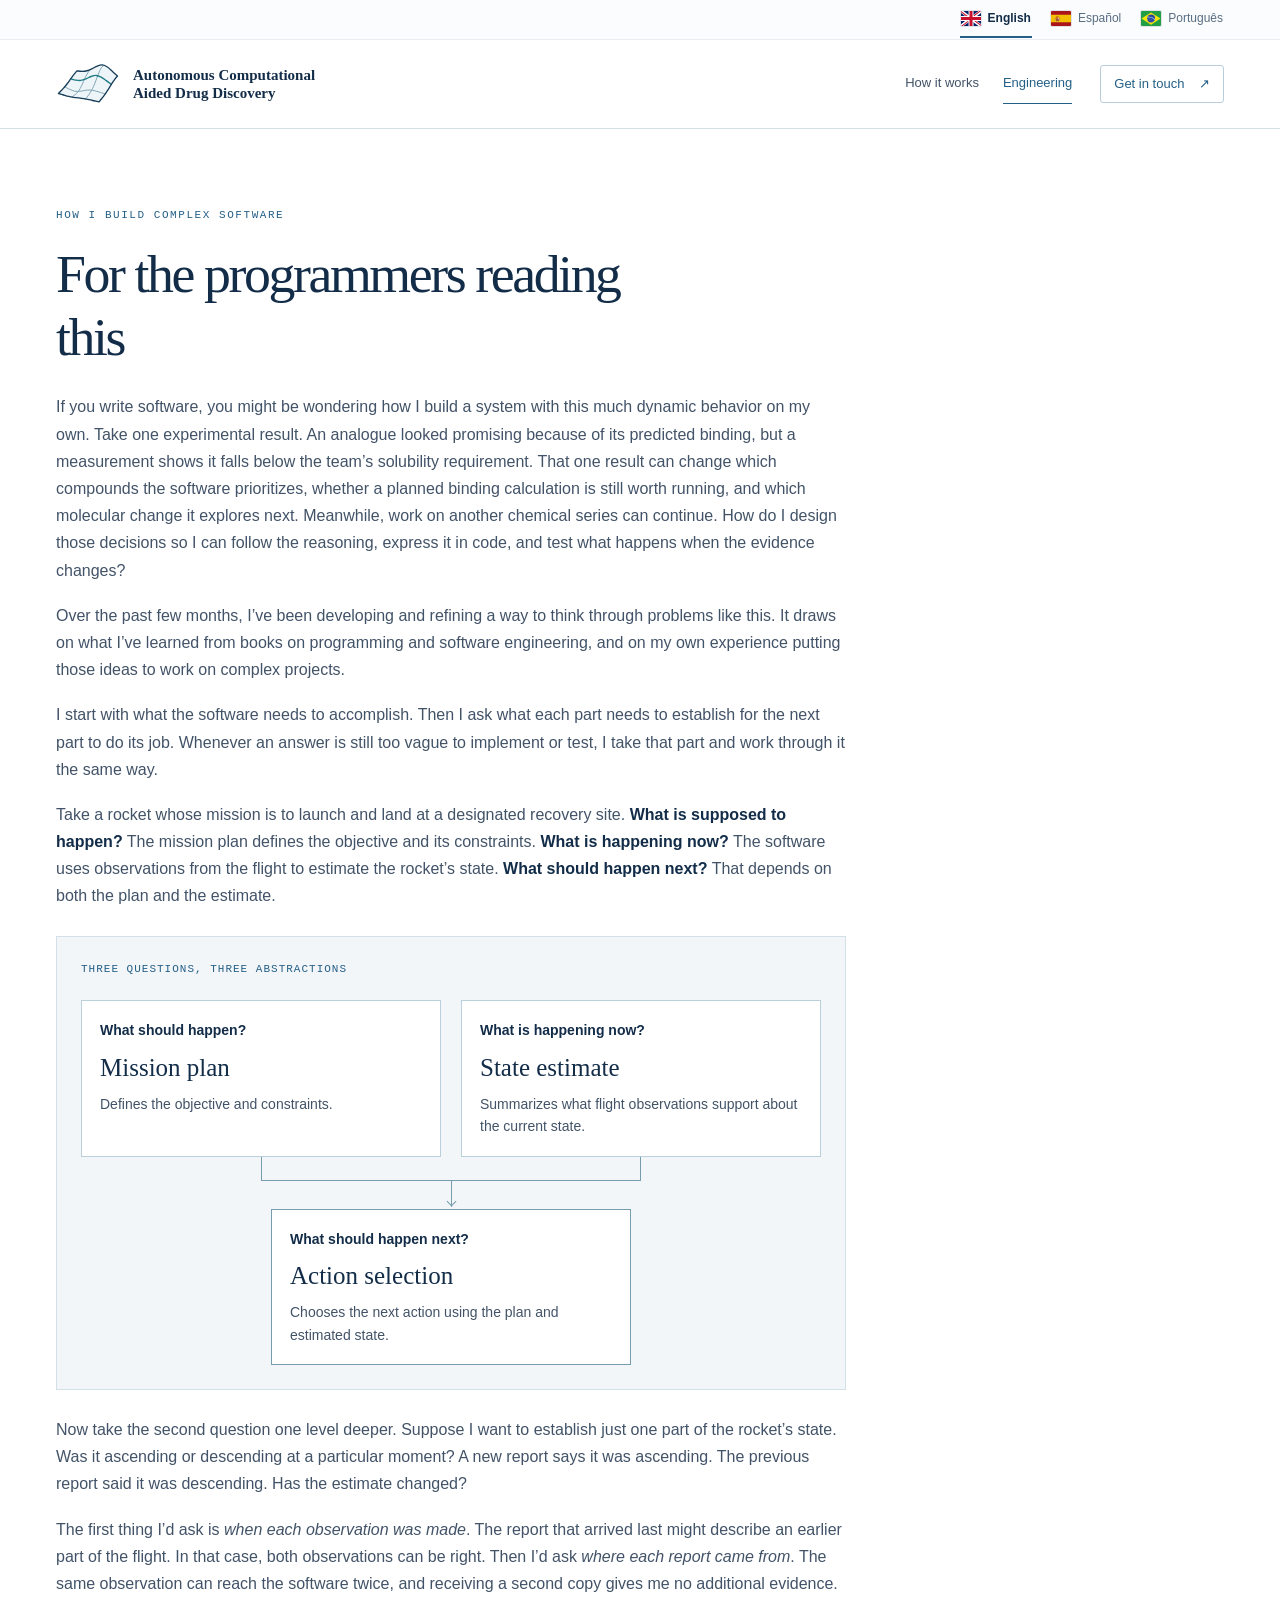
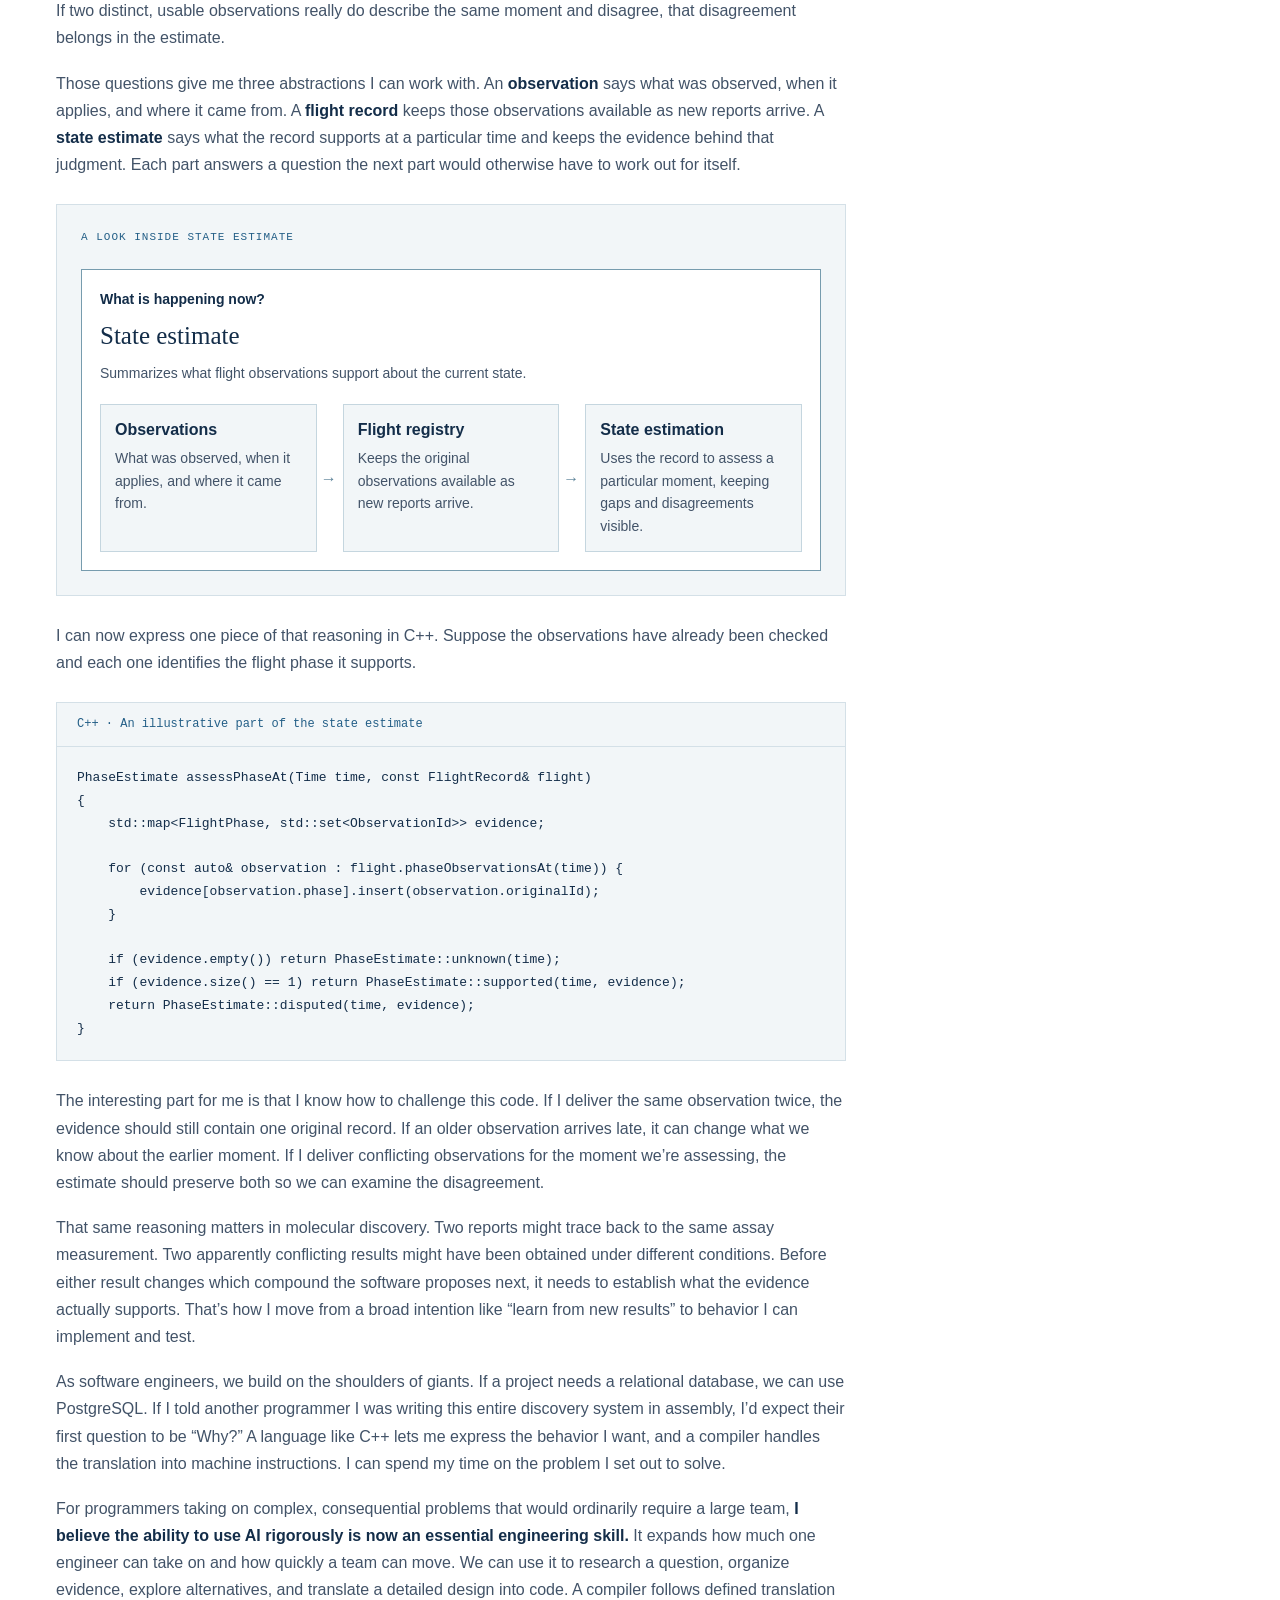
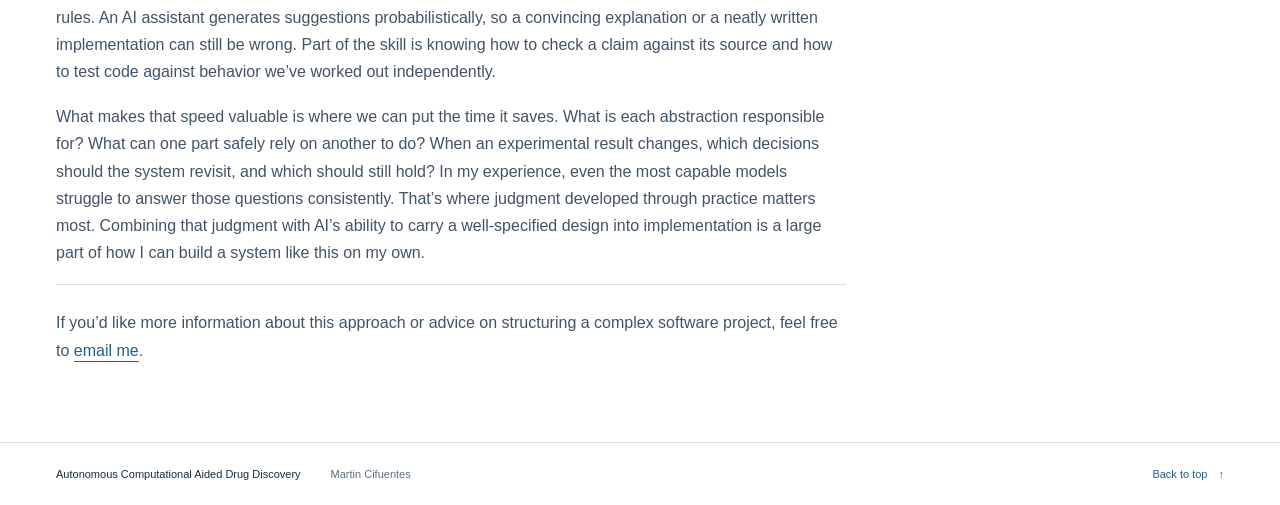
<file: engineering/index.html>
<!doctype html>
<html lang="en" prefix="og: https://ogp.me/ns#">
<head>
  <meta charset="utf-8">
  <meta name="viewport" content="width=device-width, initial-scale=1">
  <meta name="theme-color" content="#132d49">
  <meta name="description" content="How I structure complex scientific software, connect design to implementation, and use AI with independent verification.">
  <title>Engineering ACADD — Martin Cifuentes</title>
  <!-- Sharing metadata is static so crawlers do not need JavaScript.
       When moving hosts, run: node scripts/set-site-url.mjs https://your-host/your-project/ -->
  <link rel="canonical" href="https://martin1cifuentes.github.io/accessible-computational-drug-discovery/engineering/">
  <link rel="alternate" hreflang="en" href="https://martin1cifuentes.github.io/accessible-computational-drug-discovery/engineering/">
  <link rel="alternate" hreflang="es" href="https://martin1cifuentes.github.io/accessible-computational-drug-discovery/engineering/es/">
  <link rel="alternate" hreflang="pt-BR" href="https://martin1cifuentes.github.io/accessible-computational-drug-discovery/engineering/pt-br/">
  <link rel="alternate" hreflang="x-default" href="https://martin1cifuentes.github.io/accessible-computational-drug-discovery/engineering/">
  <meta property="og:locale" content="en_GB">
  <meta property="og:locale:alternate" content="es_ES">
  <meta property="og:locale:alternate" content="pt_BR">
  <meta property="og:type" content="website">
  <meta property="og:site_name" content="Autonomous Computational Aided Drug Discovery">
  <meta property="og:title" content="Engineering ACADD — Martin Cifuentes">
  <meta property="og:description" content="How I structure complex scientific software, connect design to implementation, and use AI with independent verification.">
  <meta property="og:url" content="https://martin1cifuentes.github.io/accessible-computational-drug-discovery/engineering/">
  <meta property="og:image" content="https://martin1cifuentes.github.io/accessible-computational-drug-discovery/assets/autonomous-discovery-en.jpg">
  <meta property="og:image:type" content="image/jpeg">
  <meta property="og:image:width" content="1200">
  <meta property="og:image:height" content="630">
  <meta property="og:image:alt" content="Autonomous Computational Aided Drug Discovery by Martin Cifuentes. Interpret results, learn relationships and choose an investigation. Scientific reasoning core implemented; verification in progress.">
  <meta name="twitter:card" content="summary_large_image">
  <meta name="twitter:title" content="Engineering ACADD — Martin Cifuentes">
  <meta name="twitter:description" content="How I structure complex scientific software, connect design to implementation, and use AI with independent verification.">
  <meta name="twitter:image" content="https://martin1cifuentes.github.io/accessible-computational-drug-discovery/assets/autonomous-discovery-en.jpg">
  <meta name="twitter:image:alt" content="Autonomous Computational Aided Drug Discovery by Martin Cifuentes. Interpret results, learn relationships and choose an investigation. Scientific reasoning core implemented; verification in progress.">
  <link rel="icon" href="../assets/favicon.svg?v=20261125" type="image/svg+xml">
  <link rel="stylesheet" href="../styles.css?v=20261125">
  <link rel="stylesheet" href="../acadd-page.css?v=20261125">
  <link rel="stylesheet" href="../programmers.css?v=20261125">
  <script src="../site.js?v=20261125" defer></script>
</head>
<body class="acadd-engineering">
  <a class="skip-link" href="#main">Skip to content</a>
  <header class="site-header" id="top">
    <div class="language-bar">
      <nav class="container language-switcher" aria-label="Website language">
        <a href="./" hreflang="en" lang="en" aria-label="English" aria-current="page"><img src="../assets/flags/gb.svg" width="20" height="15" alt="" aria-hidden="true"><span>English</span></a>
        <a href="./es/" hreflang="es" lang="es" aria-label="Español"><img src="../assets/flags/es.svg" width="20" height="15" alt="" aria-hidden="true"><span>Español</span></a>
        <a href="./pt-br/" hreflang="pt-BR" lang="pt-BR" aria-label="Português (Brasil)"><img src="../assets/flags/br.svg" width="20" height="15" alt="" aria-hidden="true"><span>Português</span></a>
      </nav>
    </div>
    <div class="container header-inner">
      <a class="brand" href="../#top" aria-label="Autonomous Computational Aided Drug Discovery, home">
        <img class="brand-mark" src="../assets/chemical-landscape.svg?v=20261115-landscape-modern" width="64" height="46" alt="" aria-hidden="true">
        <span>Autonomous Computational<br>Aided Drug Discovery</span>
      </a>
      <nav class="main-nav" aria-label="Main navigation">
        <a href="../#workflow">How it works</a><a href="#programmers">Engineering</a>
      </nav>
      <a class="header-contact" href="../#contact">Get in touch <span aria-hidden="true">↗</span></a>
    </div>
  </header>

  <main id="main" class="container engineering-main">
    <div id="programmers">
      <article class="programmers-section" id="for-programmers" aria-labelledby="programmers-title">
          <header class="programmers-heading">
            <p class="eyebrow">How I build complex software</p>
            <h1 id="programmers-title">For the programmers reading this</h1>
          </header>
          <div class="prose programmers-prose">
            <p>If you write software, you might be wondering how I build a system with this much dynamic behavior on my own. Take one experimental result. An analogue looked promising because of its predicted binding, but a measurement shows it falls below the team’s solubility requirement. That one result can change which compounds the software prioritizes, whether a planned binding calculation is still worth running, and which molecular change it explores next. Meanwhile, work on another chemical series can continue. How do I design those decisions so I can follow the reasoning, express it in code, and test what happens when the evidence changes?</p>
            <p>Over the past few months, I’ve been developing and refining a way to think through problems like this. It draws on what I’ve learned from books on programming and software engineering, and on my own experience putting those ideas to work on complex projects.</p>
            <p>I start with what the software needs to accomplish. Then I ask what each part needs to establish for the next part to do its job. Whenever an answer is still too vague to implement or test, I take that part and work through it the same way.</p>
            <p>Take a rocket whose mission is to launch and land at a designated recovery site. <strong>What is supposed to happen?</strong> The mission plan defines the objective and its constraints. <strong>What is happening now?</strong> The software uses observations from the flight to estimate the rocket’s state. <strong>What should happen next?</strong> That depends on both the plan and the estimate.</p>
            <figure class="rocket-figure" id="rocket-abstractions" aria-labelledby="rocket-caption">
              <figcaption id="rocket-caption">Three questions, three abstractions</figcaption>
              <div class="rocket-inputs">
                <div class="rocket-node">
                  <p class="rocket-question">What should happen?</p>
                  <h4 lang="en">Mission plan</h4>
                  <p>Defines the objective and constraints.</p>
                </div>
                <div class="rocket-node">
                  <p class="rocket-question">What is happening now?</p>
                  <h4 lang="en">State estimate</h4>
                  <p>Summarizes what flight observations support about the current state.</p>
                </div>
              </div>
              <div class="rocket-connector" aria-hidden="true"></div>
              <div class="rocket-node rocket-action">
                <p class="rocket-question">What should happen next?</p>
                <h4 lang="en">Action selection</h4>
                <p>Chooses the next action using the plan and estimated state.</p>
              </div>
            </figure>
            <p>Now take the second question one level deeper. Suppose I want to establish just one part of the rocket’s state. Was it ascending or descending at a particular moment? A new report says it was ascending. The previous report said it was descending. Has the estimate changed?</p>
            <p>The first thing I’d ask is <em>when each observation was made</em>. The report that arrived last might describe an earlier part of the flight. In that case, both observations can be right. Then I’d ask <em>where each report came from</em>. The same observation can reach the software twice, and receiving a second copy gives me no additional evidence. If two distinct, usable observations really do describe the same moment and disagree, that disagreement belongs in the estimate.</p>
            <p>Those questions give me three abstractions I can work with. An <strong>observation</strong> says what was observed, when it applies, and where it came from. A <strong>flight record</strong> keeps those observations available as new reports arrive. A <strong>state estimate</strong> says what the record supports at a particular time and keeps the evidence behind that judgment. Each part answers a question the next part would otherwise have to work out for itself.</p>
            <figure class="rocket-figure rocket-inside" id="rocket-abstractions-expanded" aria-labelledby="rocket-expanded-caption">
              <figcaption id="rocket-expanded-caption">A look inside State estimate</figcaption>
              <div class="rocket-node rocket-enclosing">
                <p class="rocket-question">What is happening now?</p>
                <h4 lang="en">State estimate</h4>
                <p>Summarizes what flight observations support about the current state.</p>
                <ol class="rocket-parts">
                  <li><h5 lang="en">Observations</h5><p>What was observed, when it applies, and where it came from.</p></li>
                  <li><h5 lang="en">Flight registry</h5><p>Keeps the original observations available as new reports arrive.</p></li>
                  <li><h5 lang="en">State estimation</h5><p>Uses the record to assess a particular moment, keeping gaps and disagreements visible.</p></li>
                </ol>
              </div>
            </figure>
            <p>I can now express one piece of that reasoning in C++. Suppose the observations have already been checked and each one identifies the flight phase it supports.</p>
            <figure class="programmers-code">
              <figcaption id="programmers-code-caption">C++ · An illustrative part of the state estimate</figcaption>
              <pre tabindex="0" role="region" aria-labelledby="programmers-code-caption"><code class="language-cpp">PhaseEstimate assessPhaseAt(Time time, const FlightRecord&amp; flight)
{
    std::map&lt;FlightPhase, std::set&lt;ObservationId&gt;&gt; evidence;

    for (const auto&amp; observation : flight.phaseObservationsAt(time)) {
        evidence[observation.phase].insert(observation.originalId);
    }

    if (evidence.empty()) return PhaseEstimate::unknown(time);
    if (evidence.size() == 1) return PhaseEstimate::supported(time, evidence);
    return PhaseEstimate::disputed(time, evidence);
}</code></pre>
            </figure>
            <p>The interesting part for me is that I know how to challenge this code. If I deliver the same observation twice, the evidence should still contain one original record. If an older observation arrives late, it can change what we know about the earlier moment. If I deliver conflicting observations for the moment we’re assessing, the estimate should preserve both so we can examine the disagreement.</p>
            <p>That same reasoning matters in molecular discovery. Two reports might trace back to the same assay measurement. Two apparently conflicting results might have been obtained under different conditions. Before either result changes which compound the software proposes next, it needs to establish what the evidence actually supports. That’s how I move from a broad intention like “learn from new results” to behavior I can implement and test.</p>
            <p>As software engineers, we build on the shoulders of giants. If a project needs a relational database, we can use PostgreSQL. If I told another programmer I was writing this entire discovery system in assembly, I’d expect their first question to be “Why?” A language like C++ lets me express the behavior I want, and a compiler handles the translation into machine instructions. I can spend my time on the problem I set out to solve.</p>
            <p>For programmers taking on complex, consequential problems that would ordinarily require a large team, <strong>I believe the ability to use AI rigorously is now an essential engineering skill.</strong> It expands how much one engineer can take on and how quickly a team can move. We can use it to research a question, organize evidence, explore alternatives, and translate a detailed design into code. A compiler follows defined translation rules. An AI assistant generates suggestions probabilistically, so a convincing explanation or a neatly written implementation can still be wrong. Part of the skill is knowing how to check a claim against its source and how to test code against behavior we’ve worked out independently.</p>
            <p>What makes that speed valuable is where we can put the time it saves. What is each abstraction responsible for? What can one part safely rely on another to do? When an experimental result changes, which decisions should the system revisit, and which should still hold? In my experience, even the most capable models struggle to answer those questions consistently. That’s where judgment developed through practice matters most. Combining that judgment with AI’s ability to carry a well-specified design into implementation is a large part of how I can build a system like this on my own.</p>
            <p class="programmers-contact">If you’d like more information about this approach or advice on structuring a complex software project, feel free to <a href="mailto:martincifuentesgomez1@gmail.com">email me</a>.</p>
          </div>
        </article>
    </div>
  </main>

  <footer class="site-footer"><div class="container footer-inner"><span>Autonomous Computational Aided Drug Discovery</span><span>Martin Cifuentes</span><a href="#top">Back to top <span aria-hidden="true">↑</span></a></div></footer>
</body>
</html>
</file>
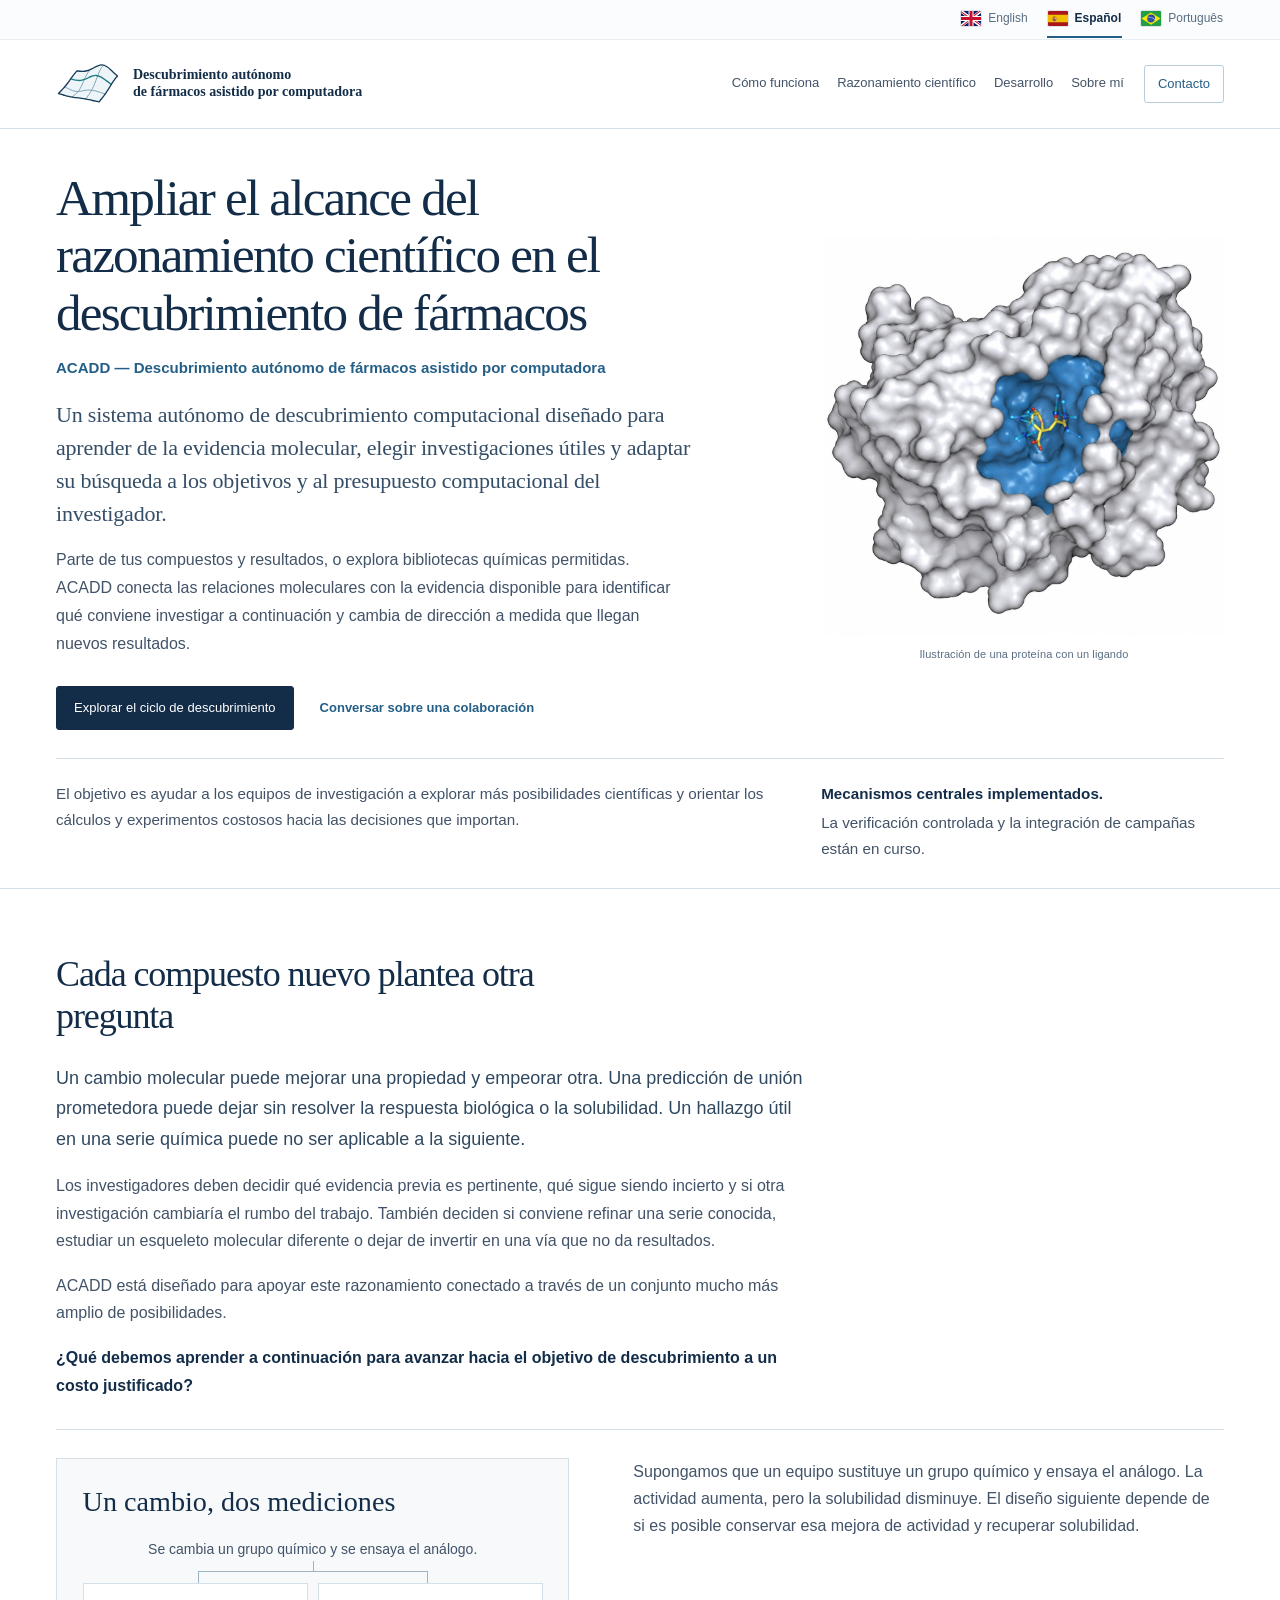
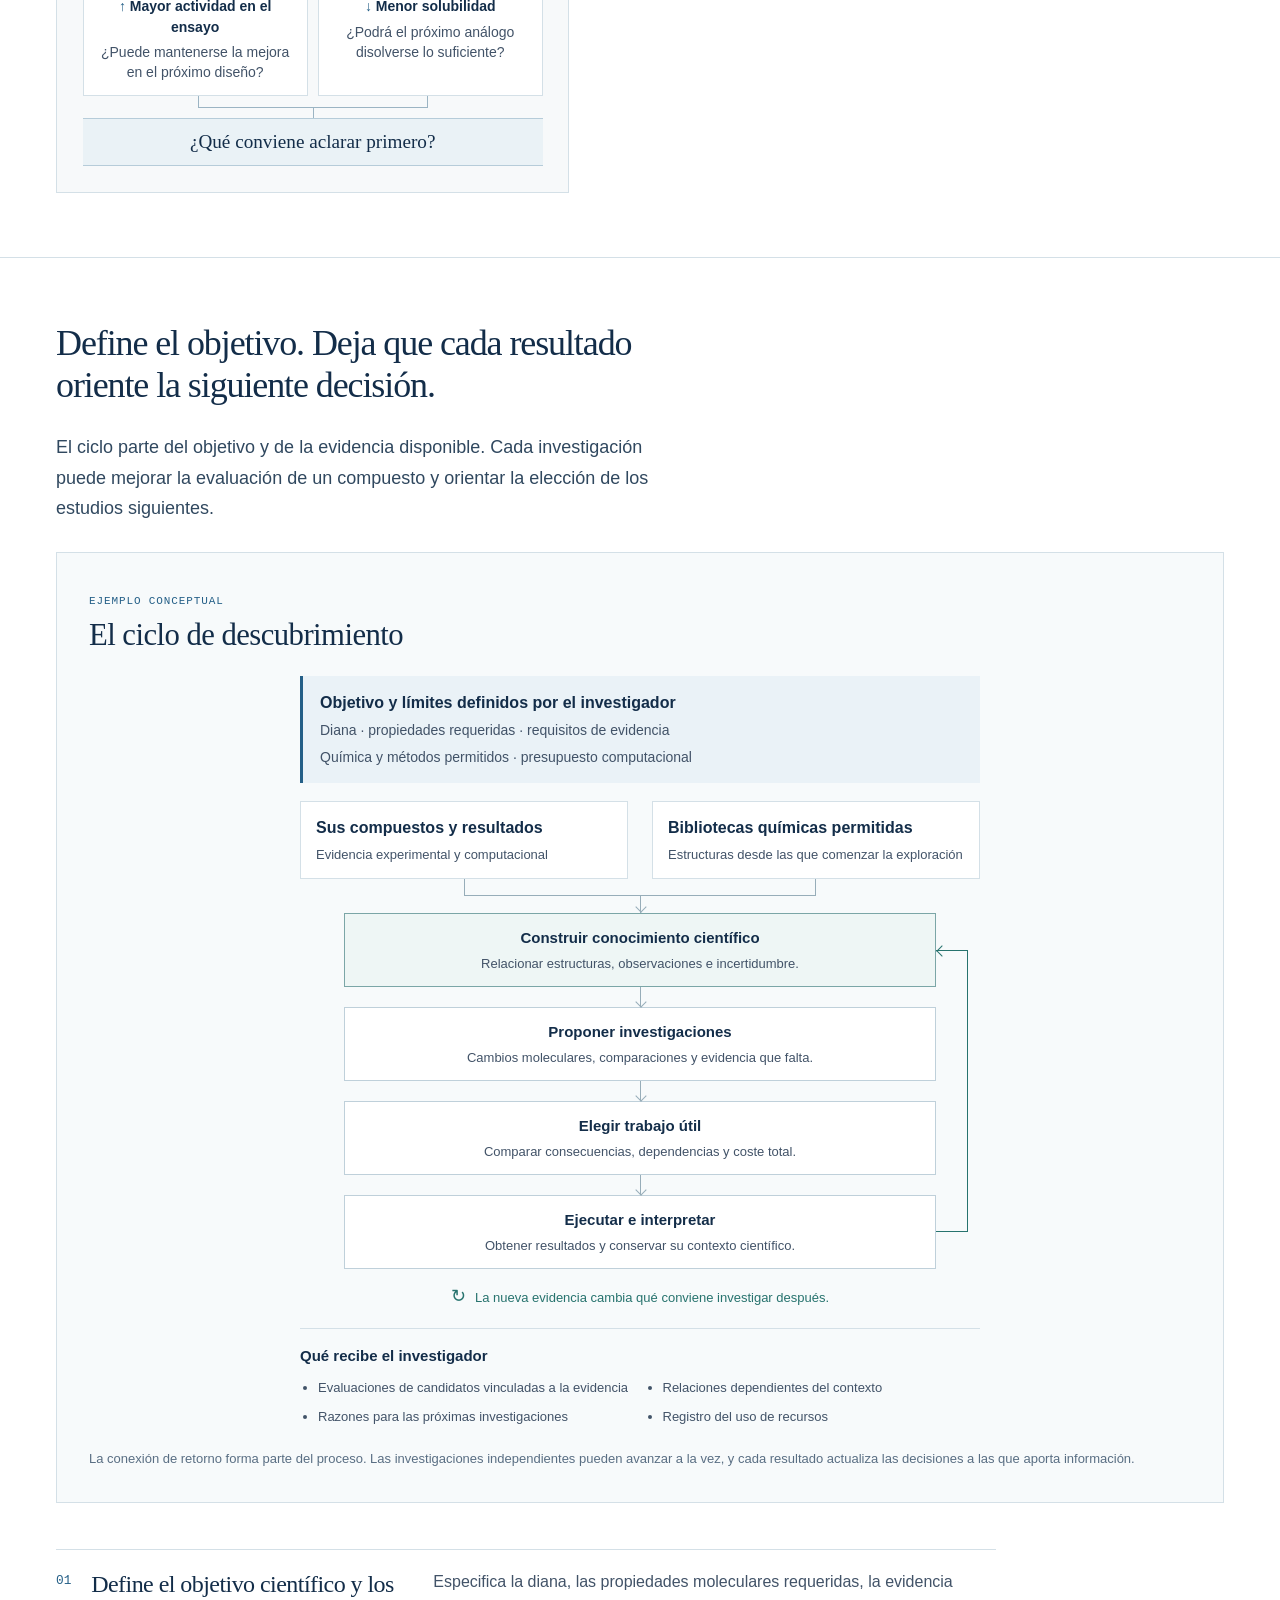
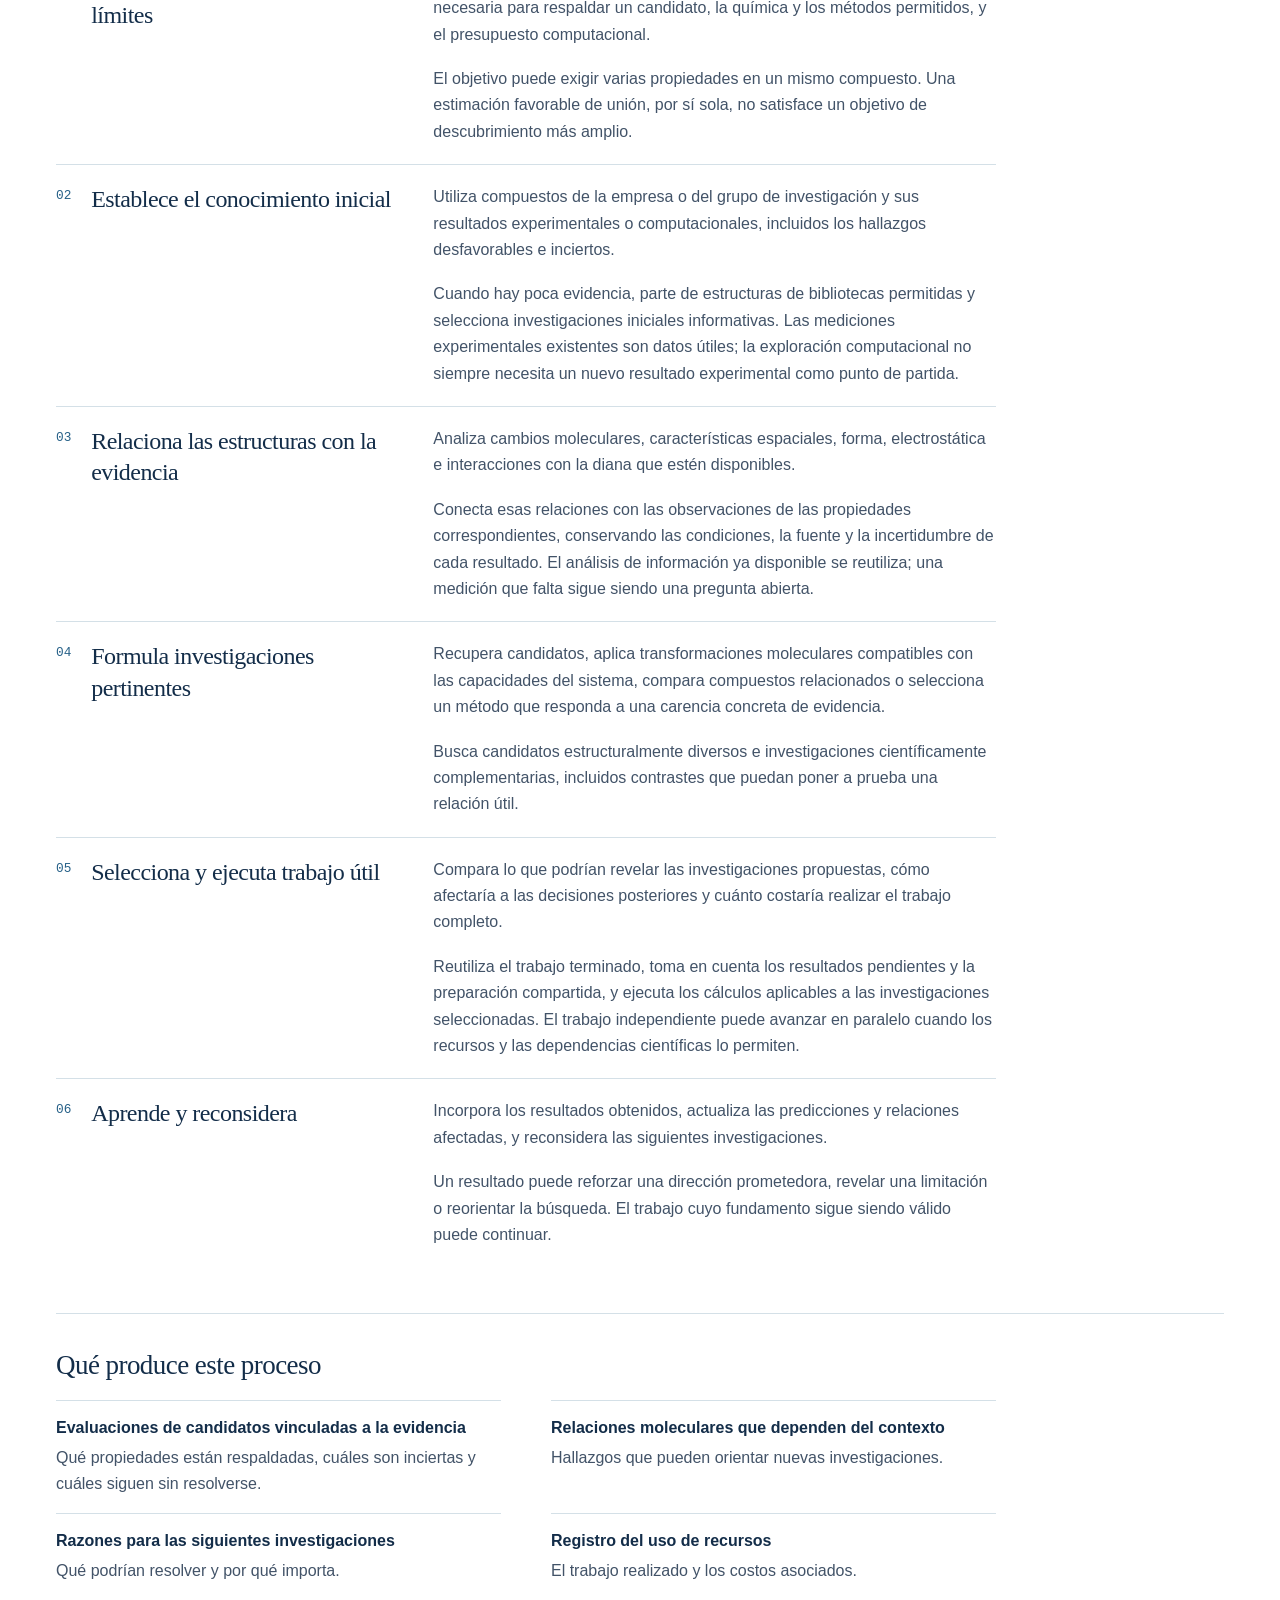
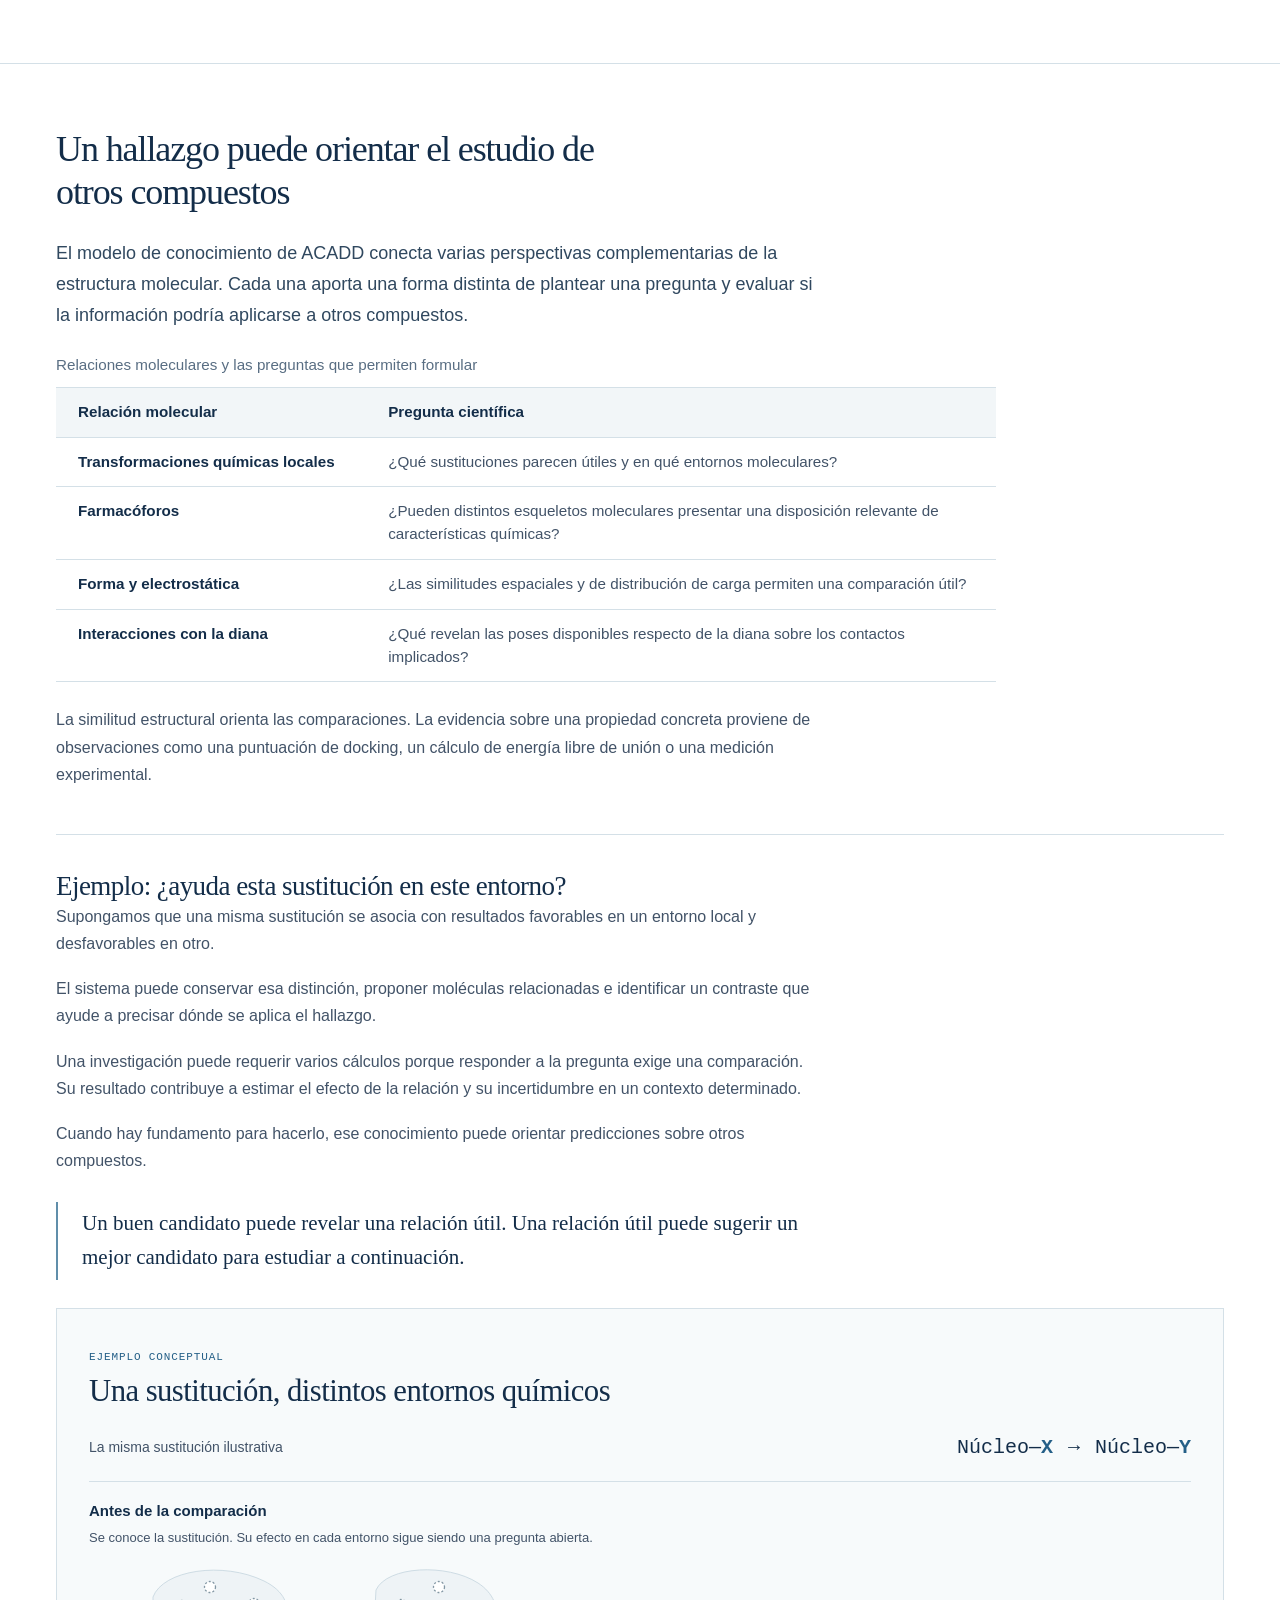
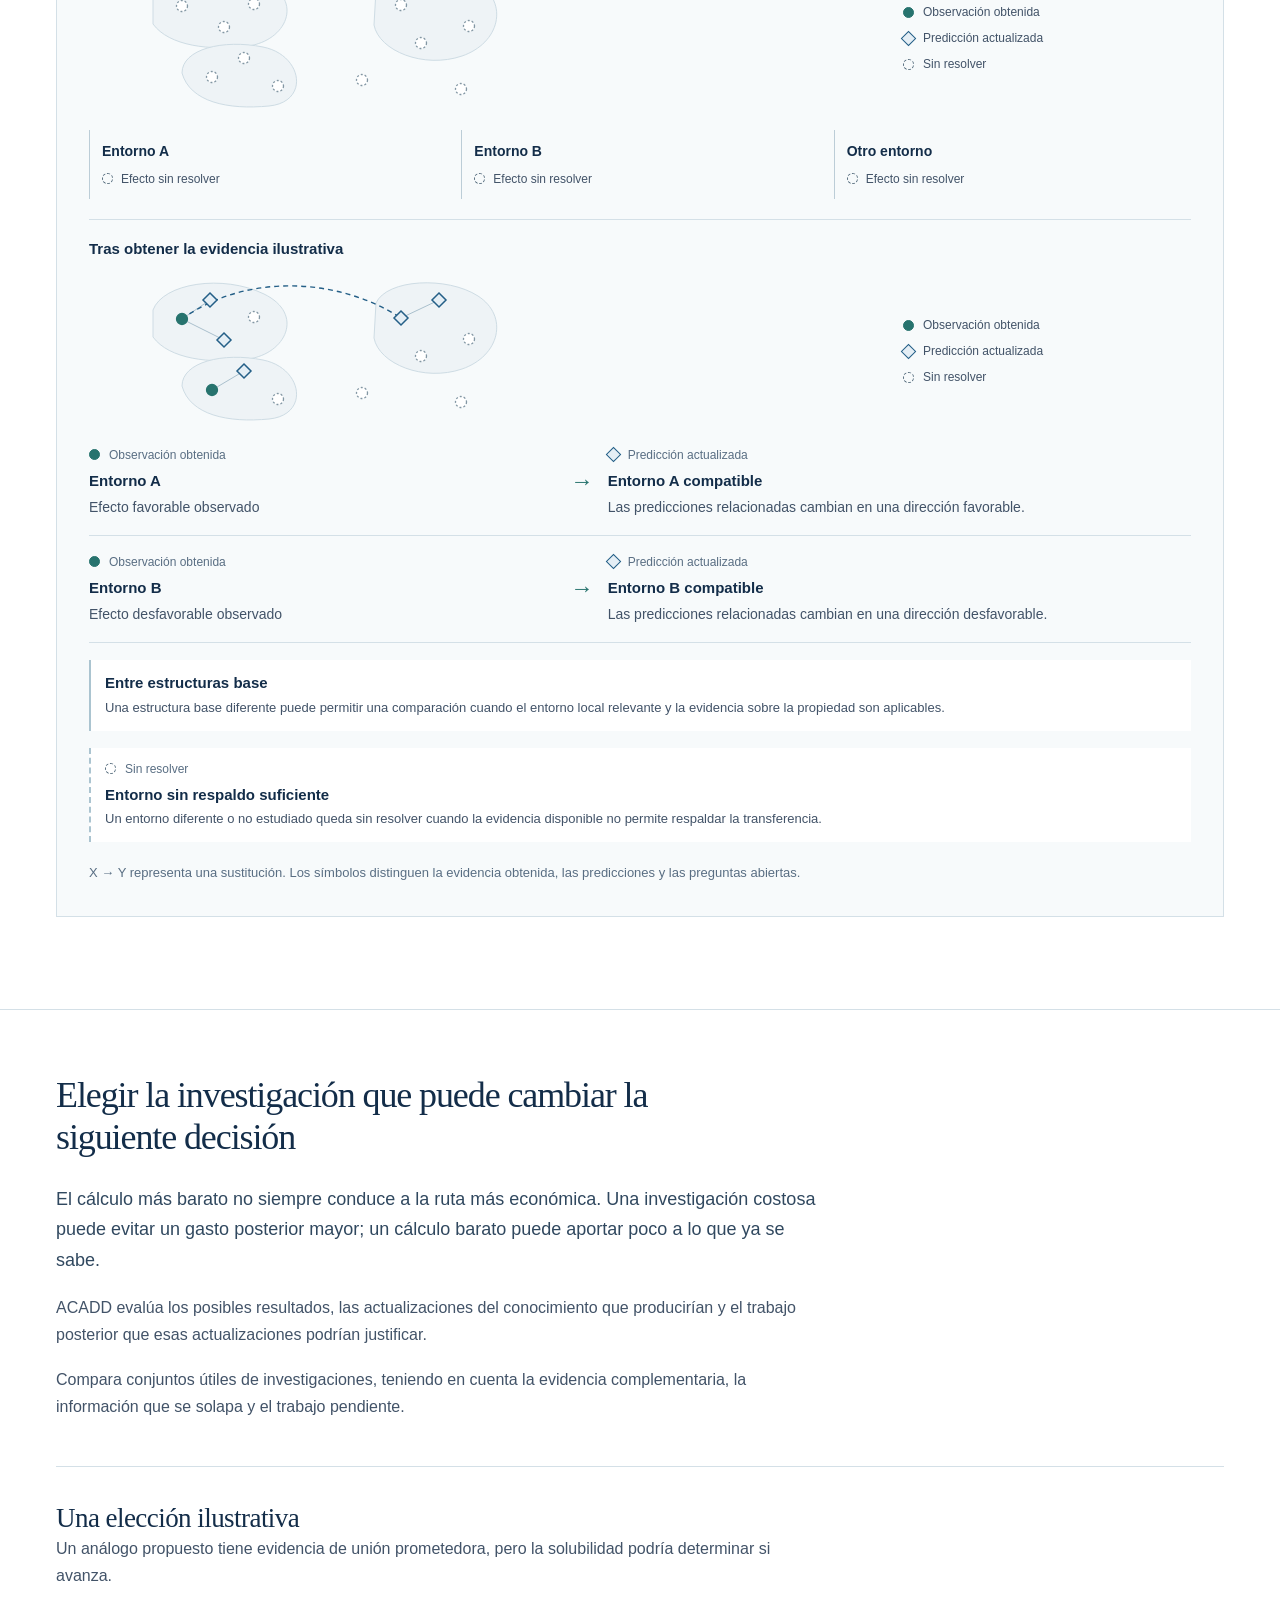
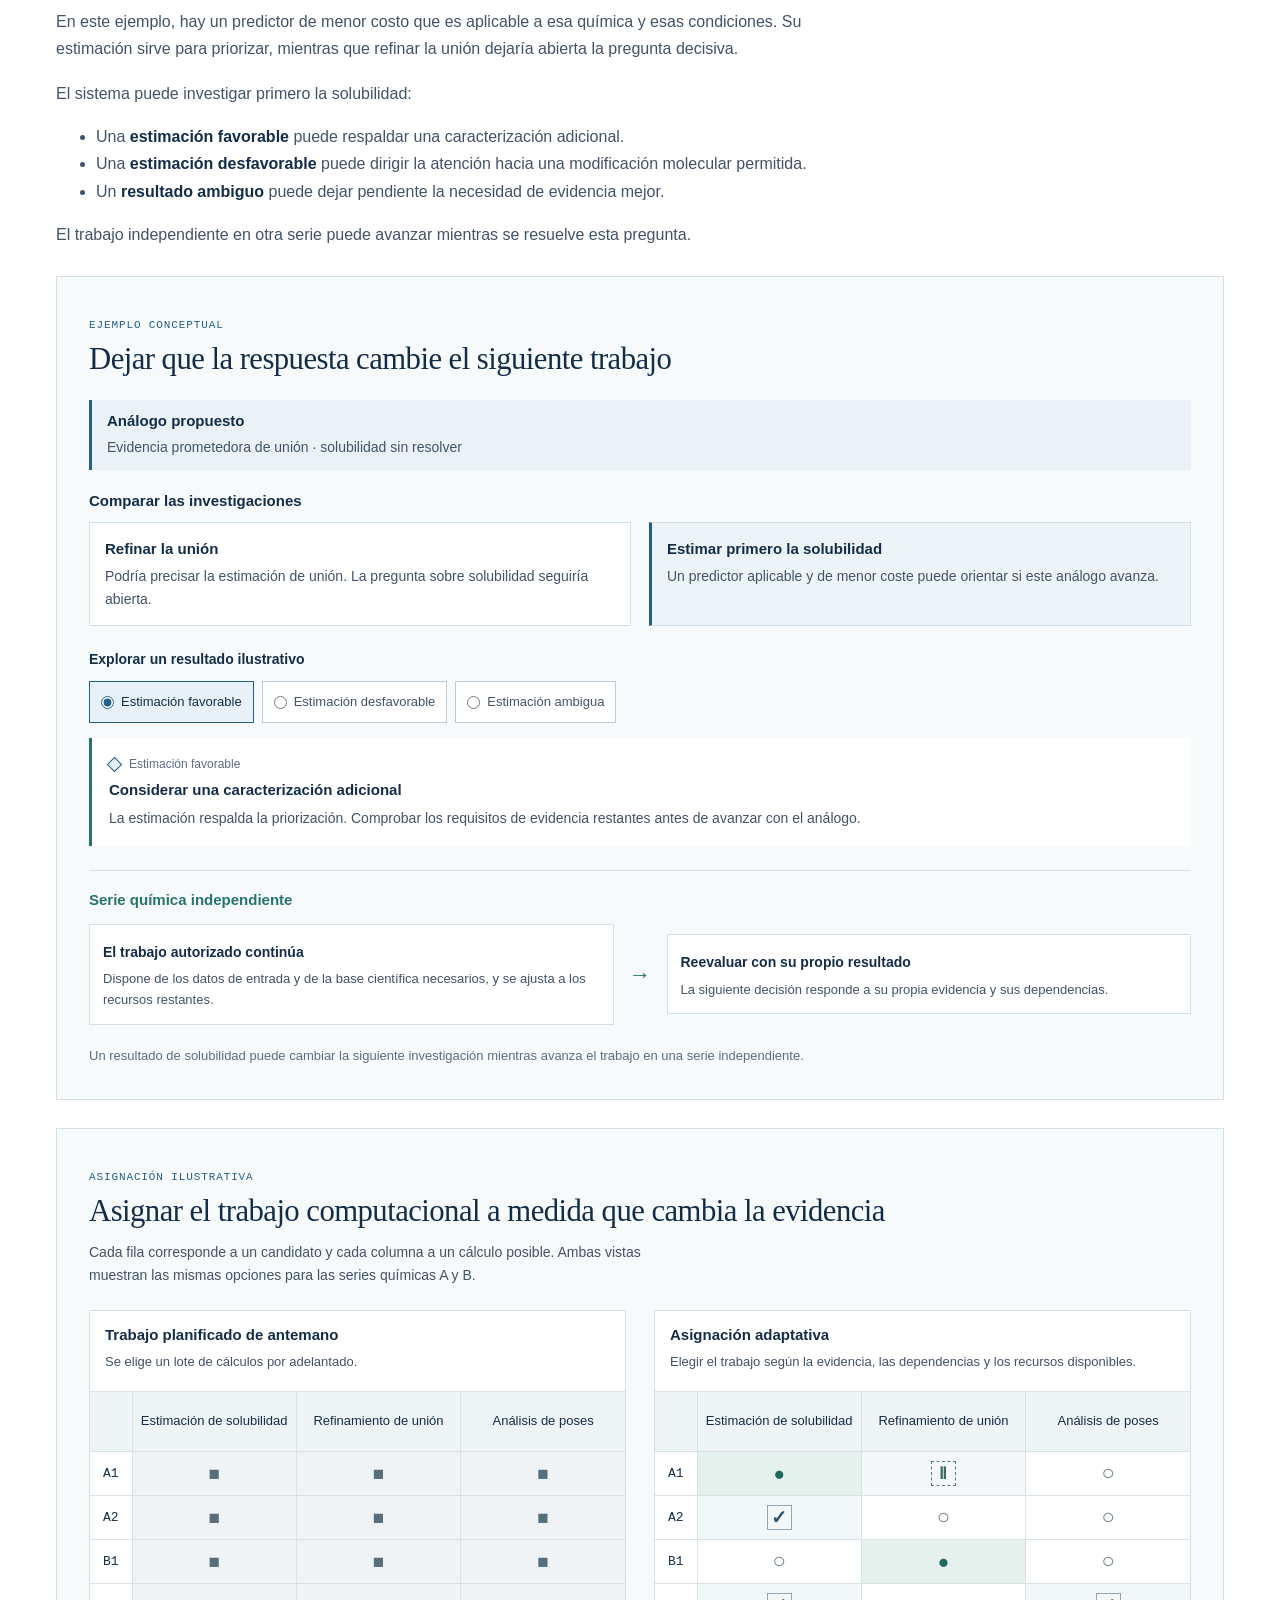
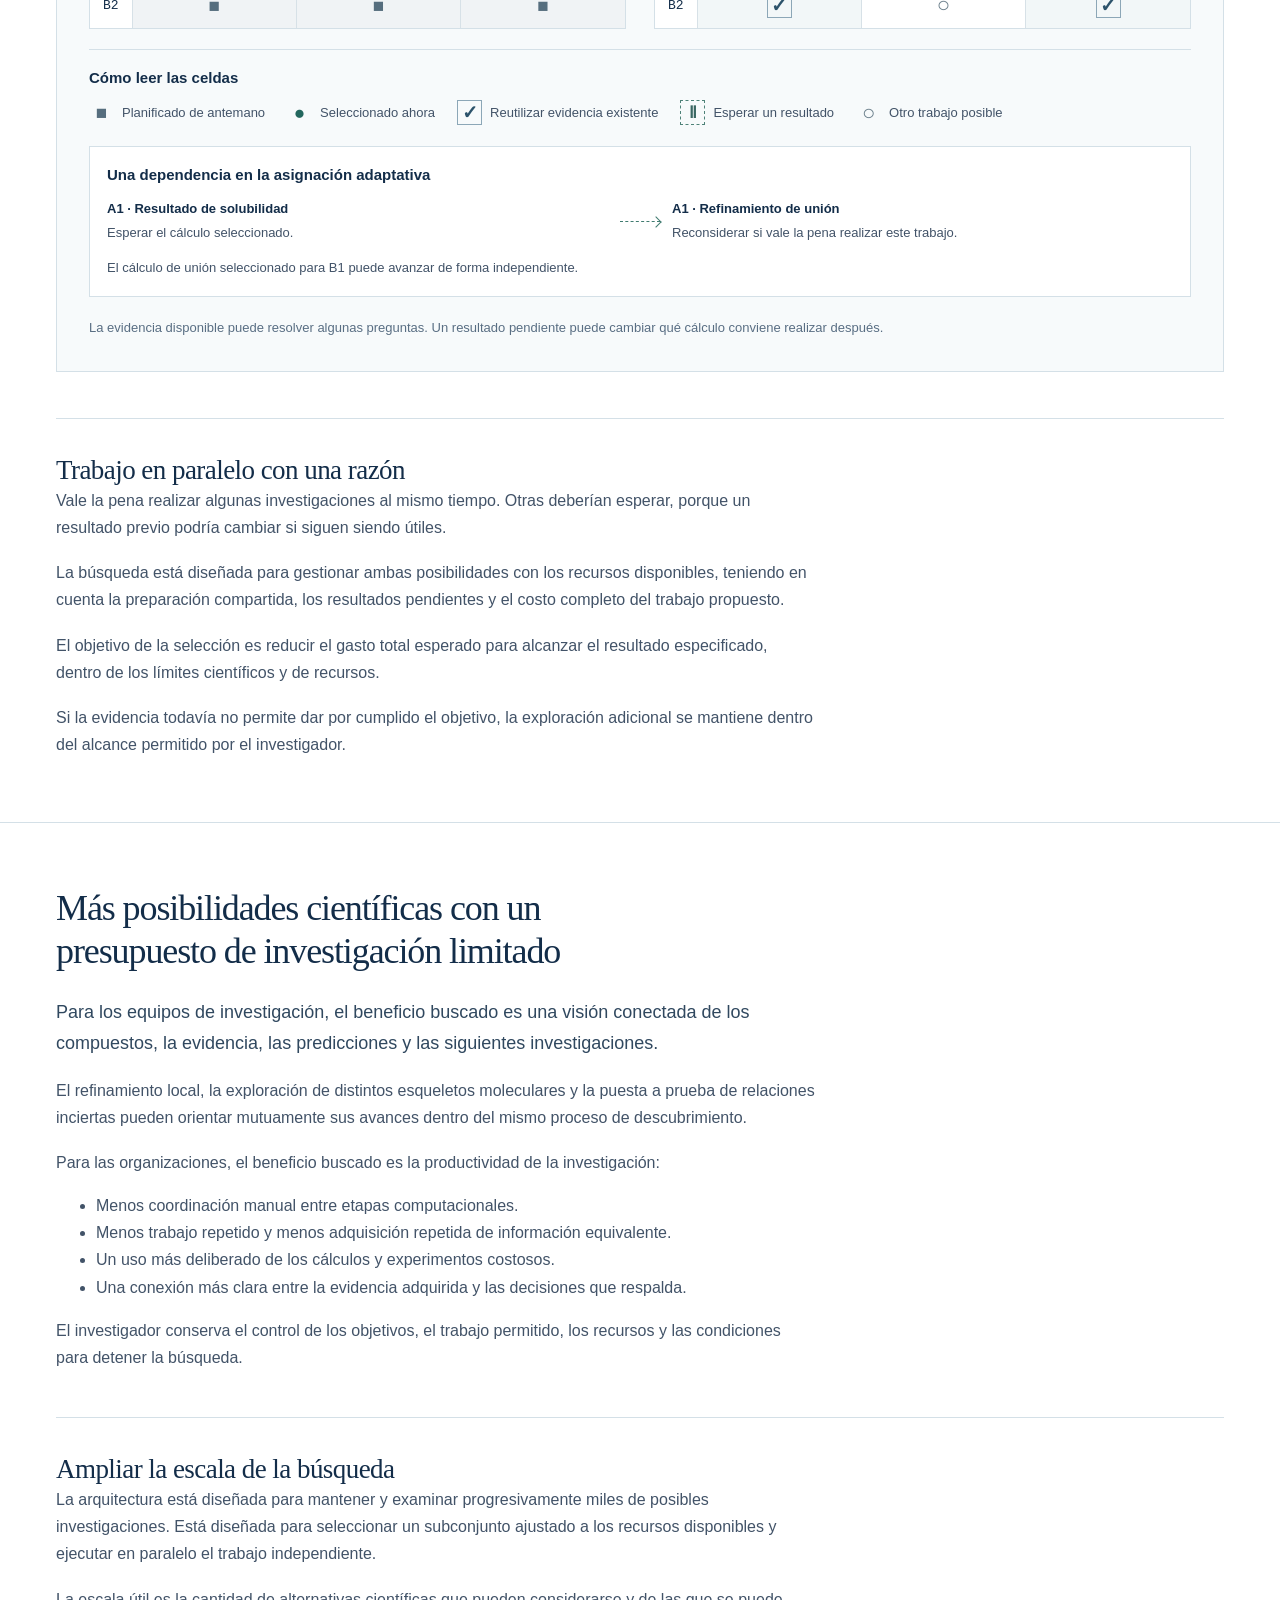
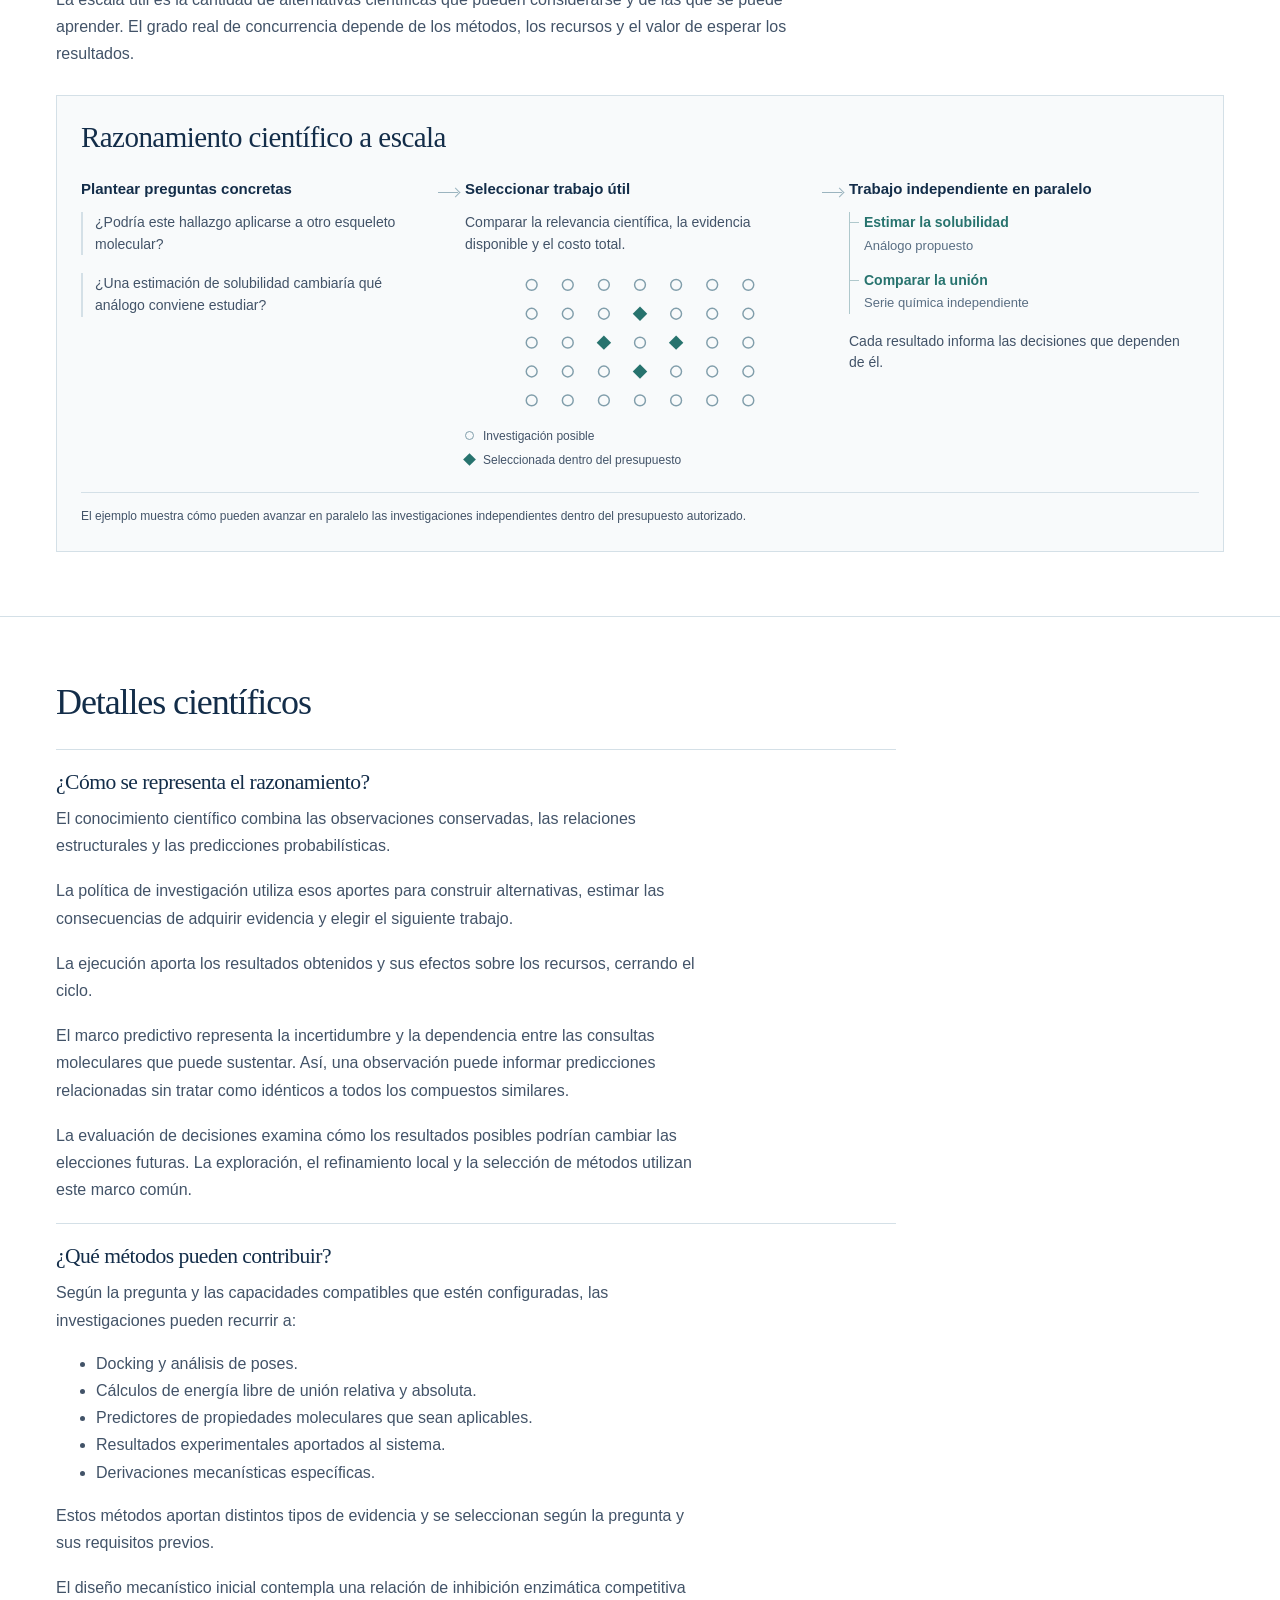
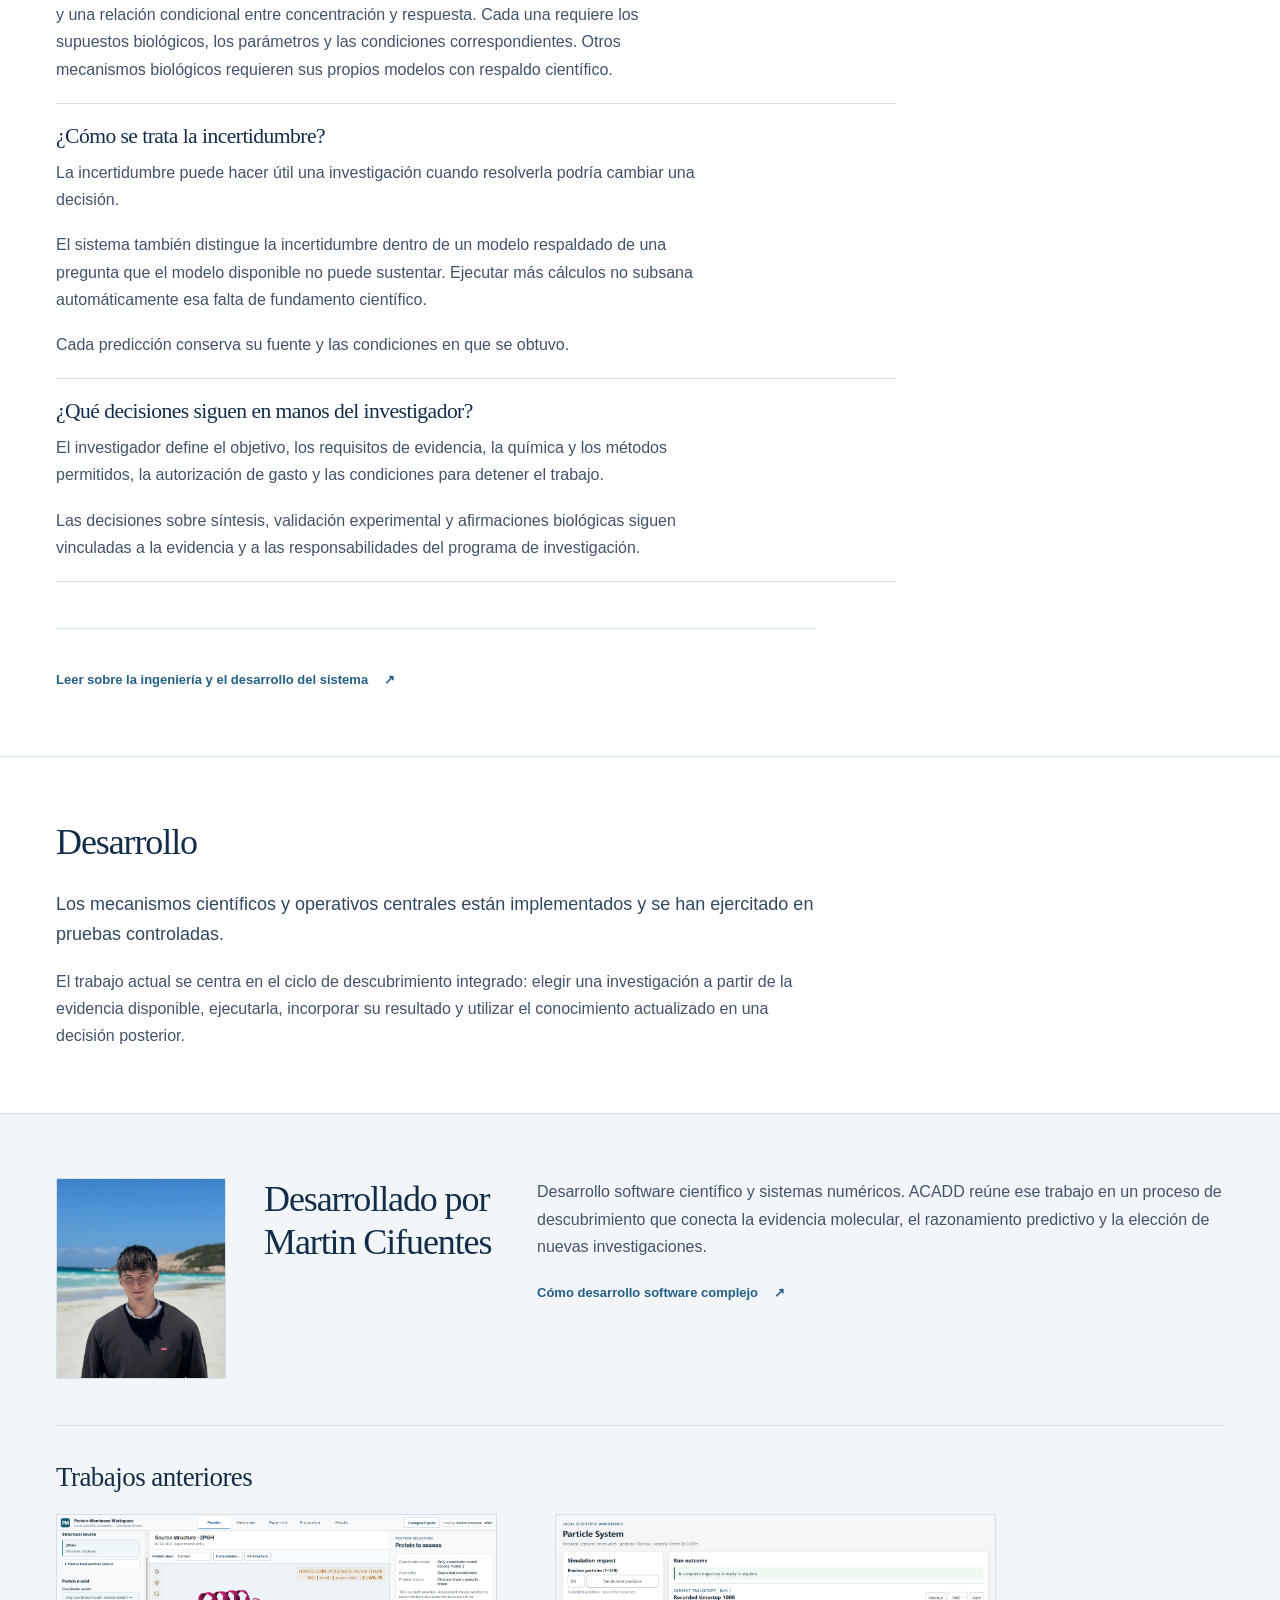
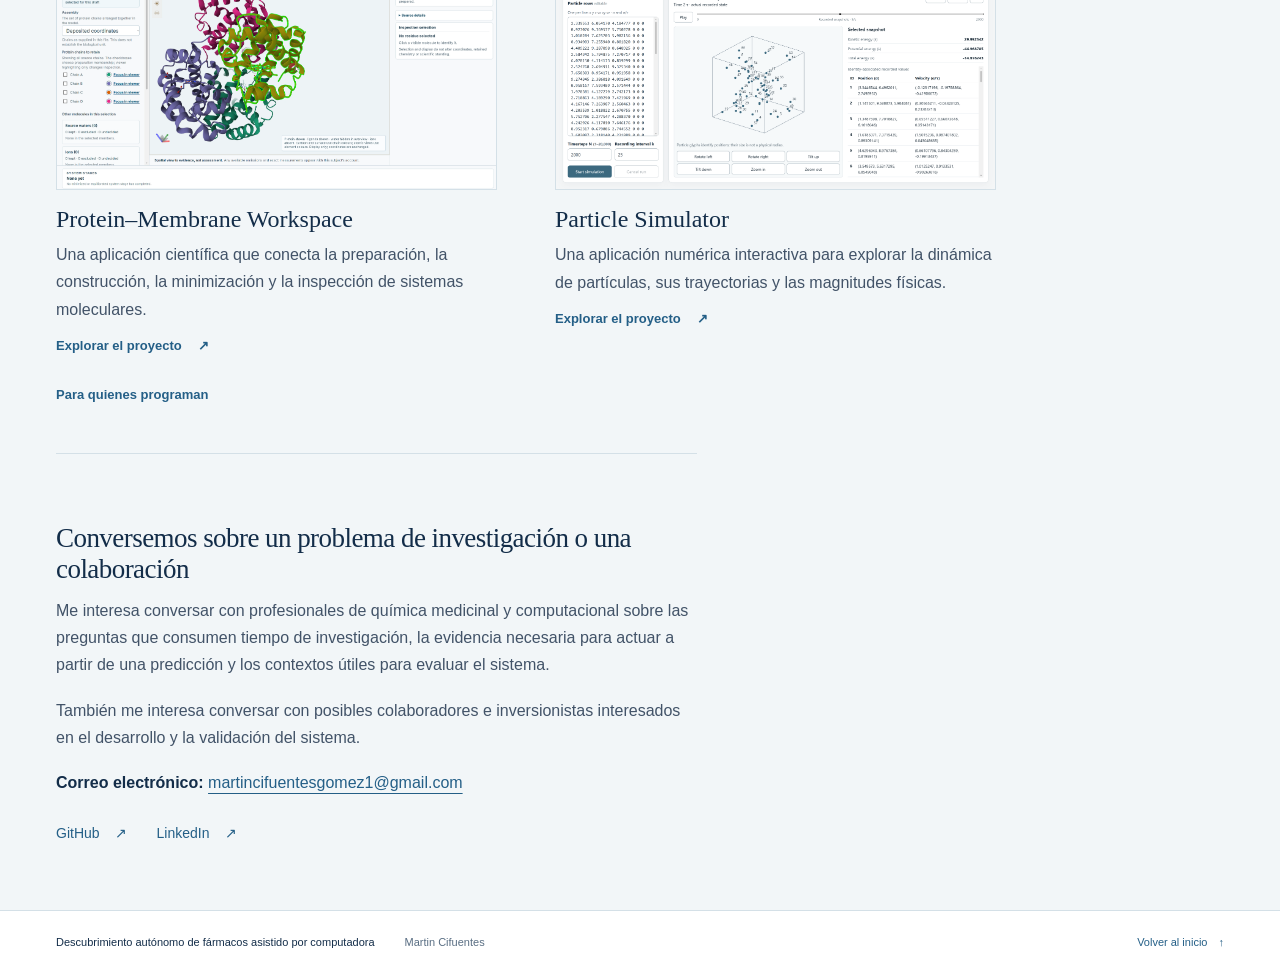
<file: es/index.html>
<!doctype html>
<html lang="es" prefix="og: https://ogp.me/ns#">
<head>
  <meta charset="utf-8">
  <meta name="viewport" content="width=device-width, initial-scale=1">
  <meta name="theme-color" content="#132d49">
  <meta name="description" content="ACADD conecta la evidencia molecular, las preguntas científicas y el uso de recursos en un ciclo de descubrimiento que se adapta a los objetivos y al presupuesto del investigador.">
  <title>Descubrimiento autónomo de fármacos asistido por computadora — Martin Cifuentes</title>
  <!-- Los metadatos para compartir son estáticos para que los rastreadores no necesiten JavaScript.
       Al cambiar de alojamiento, ejecutar: node scripts/set-site-url.mjs https://your-host/your-project/ -->
  <link rel="canonical" href="https://martin1cifuentes.github.io/accessible-computational-drug-discovery/es/">
  <link rel="alternate" hreflang="en" href="https://martin1cifuentes.github.io/accessible-computational-drug-discovery/">
  <link rel="alternate" hreflang="es" href="https://martin1cifuentes.github.io/accessible-computational-drug-discovery/es/">
  <link rel="alternate" hreflang="pt-BR" href="https://martin1cifuentes.github.io/accessible-computational-drug-discovery/pt-br/">
  <link rel="alternate" hreflang="x-default" href="https://martin1cifuentes.github.io/accessible-computational-drug-discovery/">
  <meta property="og:locale" content="es_ES">
  <meta property="og:locale:alternate" content="en_GB">
  <meta property="og:locale:alternate" content="pt_BR">
  <meta property="og:type" content="website">
  <meta property="og:site_name" content="Descubrimiento autónomo de fármacos asistido por computadora">
  <meta property="og:title" content="Descubrimiento autónomo de fármacos asistido por computadora">
  <meta property="og:description" content="ACADD conecta la evidencia molecular, las preguntas científicas y el uso de recursos en un ciclo de descubrimiento que se adapta a los objetivos y al presupuesto del investigador.">
  <meta property="og:url" content="https://martin1cifuentes.github.io/accessible-computational-drug-discovery/es/">
  <meta property="og:image" content="https://martin1cifuentes.github.io/accessible-computational-drug-discovery/assets/autonomous-discovery-es.jpg">
  <meta property="og:image:type" content="image/jpeg">
  <meta property="og:image:width" content="1200">
  <meta property="og:image:height" content="630">
  <meta property="og:image:alt" content="Descubrimiento autónomo de fármacos asistido por computadora, de Martin Cifuentes. Interpretar resultados, aprender relaciones y elegir un estudio. Núcleo de razonamiento científico implementado y en fase de verificación.">
  <meta name="twitter:card" content="summary_large_image">
  <meta name="twitter:title" content="Descubrimiento autónomo de fármacos asistido por computadora">
  <meta name="twitter:description" content="ACADD conecta la evidencia molecular, las preguntas científicas y el uso de recursos en un ciclo de descubrimiento que se adapta a los objetivos y al presupuesto del investigador.">
  <meta name="twitter:image" content="https://martin1cifuentes.github.io/accessible-computational-drug-discovery/assets/autonomous-discovery-es.jpg">
  <meta name="twitter:image:alt" content="Descubrimiento autónomo de fármacos asistido por computadora, de Martin Cifuentes. Interpretar resultados, aprender relaciones y elegir un estudio. Núcleo de razonamiento científico implementado y en fase de verificación.">
  <link rel="icon" href="../assets/favicon.svg?v=20261115-landscape-modern" type="image/svg+xml">
  <link rel="stylesheet" href="../styles.css?v=20261115-landscape-modern">
  <link rel="stylesheet" href="../analogue-figure.css">
  <link rel="stylesheet" href="../acadd-page.css?v=20261125-visible">
  <link rel="stylesheet" href="../acadd-diagrams.css?v=20261125-scale">
  <link rel="stylesheet" href="../acadd-efficiency.css?v=20261125-scale">
  <link rel="stylesheet" href="../acadd-scale.css?v=20261125-scale">
  <script src="../site-config.js" defer></script>
  <script src="../acadd-diagrams.js?v=20261125" defer></script>
  <script src="../site.js?v=20261125-visible" defer></script>
</head>
<body class="acadd-home">
  <a class="skip-link" href="#main">Saltar al contenido</a>
  <header class="site-header">
    <div class="language-bar">
      <nav class="container language-switcher" aria-label="Idioma del sitio web">
        <a href="../" hreflang="en" lang="en" aria-label="English"><img src="../assets/flags/gb.svg" width="20" height="15" alt="" aria-hidden="true"><span>English</span></a>
        <a href="../es/" hreflang="es" lang="es" aria-label="Español" aria-current="page"><img src="../assets/flags/es.svg" width="20" height="15" alt="" aria-hidden="true"><span>Español</span></a>
        <a href="../pt-br/" hreflang="pt-BR" lang="pt-BR" aria-label="Português (Brasil)"><img src="../assets/flags/br.svg" width="20" height="15" alt="" aria-hidden="true"><span>Português</span></a>
      </nav>
    </div>
    <div class="container header-inner">
      <a class="brand" href="#top" aria-label="Descubrimiento autónomo de fármacos asistido por computadora, inicio">
        <img class="brand-mark" src="../assets/chemical-landscape.svg?v=20261115-landscape-modern" width="64" height="46" alt="" aria-hidden="true">
        <span>Descubrimiento autónomo<br>de fármacos asistido por computadora</span>
      </a>
      <nav class="main-nav" aria-label="Navegación principal">
        <a href="#workflow">Cómo funciona</a><a href="#explore">Razonamiento científico</a><a href="#status">Desarrollo</a><a href="#about">Sobre mí</a>
      </nav>
      <a class="header-contact" href="#contact">Contacto</a>
    </div>
  </header>

<main id="main">
  <section class="hero container" id="top" aria-labelledby="project-title">
    <div class="hero-main">
      <div class="hero-copy">
        <h1 id="project-title">Ampliar el alcance del razonamiento científico en el descubrimiento de fármacos</h1>
        <p class="acadd-name">ACADD — Descubrimiento autónomo de fármacos asistido por computadora</p>
        <p class="hero-intro">Un sistema autónomo de descubrimiento computacional diseñado para aprender de la evidencia molecular, elegir investigaciones útiles y adaptar su búsqueda a los objetivos y al presupuesto computacional del investigador.</p>
        <p class="hero-summary">Parte de tus compuestos y resultados, o explora bibliotecas químicas permitidas. ACADD conecta las relaciones moleculares con la evidencia disponible para identificar qué conviene investigar a continuación y cambia de dirección a medida que llegan nuevos resultados.</p>

        <div class="hero-actions">
          <a class="button button-primary" href="#workflow">Explorar el ciclo de descubrimiento</a>
          <a class="text-link" href="#contact">Conversar sobre una colaboración</a>
        </div>
      </div>
      <figure class="hero-figure">
        <img src="../assets/protein-ligand-illustration.webp" width="1254" height="1254" fetchpriority="high" decoding="async" alt="Ilustración de la superficie de una proteína con una cavidad de unión en azul que rodea una molécula pequeña representada mediante varillas.">
        <figcaption>Ilustración de una proteína con un ligando</figcaption>
      </figure>
    </div>
      <div class="hero-context prose">
        <p>El objetivo es ayudar a los equipos de investigación a explorar más posibilidades científicas y orientar los cálculos y experimentos costosos hacia las decisiones que importan.</p>
        <p><strong>Mecanismos centrales implementados.</strong> La verificación controlada y la integración de campañas están en curso.</p>
      </div>
    </section>

  <section class="section" id="problem" aria-labelledby="problem-title">
    <div class="container">
      <span id="chess-comparison" class="section-alias" aria-hidden="true"></span>
      <div class="section-heading"><div><h2 id="problem-title">Cada compuesto nuevo plantea otra pregunta</h2></div></div>
      <div class="prose">
        <p class="lead">Un cambio molecular puede mejorar una propiedad y empeorar otra. Una predicción de unión prometedora puede dejar sin resolver la respuesta biológica o la solubilidad. Un hallazgo útil en una serie química puede no ser aplicable a la siguiente.</p>
        <p>Los investigadores deben decidir qué evidencia previa es pertinente, qué sigue siendo incierto y si otra investigación cambiaría el rumbo del trabajo. También deciden si conviene refinar una serie conocida, estudiar un esqueleto molecular diferente o dejar de invertir en una vía que no da resultados.</p>
        <p>ACADD está diseñado para apoyar este razonamiento conectado a través de un conjunto mucho más amplio de posibilidades.</p>
        <p><strong>¿Qué debemos aprender a continuación para avanzar hacia el objetivo de descubrimiento a un costo justificado?</strong></p>
      </div>
      <div class="problem-example">
          <figure class="analogue-figure" id="analogue-example">
              <figcaption>Un cambio, dos mediciones</figcaption>
              <p class="analogue-origin">Se cambia un grupo químico y se ensaya el análogo.</p>
              <div class="analogue-fork" aria-hidden="true"></div>
              <ul class="analogue-results">
                <li><strong><span aria-hidden="true">↑</span> Mayor actividad en el ensayo</strong>¿Puede mantenerse la mejora en el próximo diseño?</li>
                <li><strong><span aria-hidden="true">↓</span> Menor solubilidad</strong>¿Podrá el próximo análogo disolverse lo suficiente?</li>
              </ul>
              <div class="analogue-fork analogue-fork-join" aria-hidden="true"></div>
              <p class="analogue-question">¿Qué conviene aclarar primero?</p>
            </figure>
          <div class="prose"><p>Supongamos que un equipo sustituye un grupo químico y ensaya el análogo. La actividad aumenta, pero la solubilidad disminuye. El diseño siguiente depende de si es posible conservar esa mejora de actividad y recuperar solubilidad.</p></div>
        </div>
    </div>
  </section>

  <section class="section" id="workflow" aria-labelledby="workflow-title">
    <div class="container">
      <div class="section-heading"><div><h2 id="workflow-title">Define el objetivo. Deja que cada resultado oriente la siguiente decisión.</h2></div></div>
      <div class="prose discovery-essay"><p class="lead">El ciclo parte del objetivo y de la evidencia disponible. Cada investigación puede mejorar la evaluación de un compuesto y orientar la elección de los estudios siguientes.</p></div>
        <figure class="ac-figure ac-loop" aria-labelledby="discovery-loop-title discovery-loop-caption">
  <header class="ac-figure-heading"><span class="ac-figure-label">Ejemplo conceptual</span><h3 id="discovery-loop-title">El ciclo de descubrimiento</h3></header>
  <div class="ac-loop-goal"><strong>Objetivo y límites definidos por el investigador</strong><span>Diana · propiedades requeridas · requisitos de evidencia</span><span>Química y métodos permitidos · presupuesto computacional</span></div>
  <div class="ac-loop-sources">
    <div><strong>Sus compuestos y resultados</strong><span>Evidencia experimental y computacional</span></div>
    <div><strong>Bibliotecas químicas permitidas</strong><span>Estructuras desde las que comenzar la exploración</span></div>
  </div>
  <div class="ac-source-merge" aria-hidden="true"><span></span></div>
  <div class="ac-loop-cycle"><ol class="ac-loop-stages"><li><h4>Construir conocimiento científico</h4><p>Relacionar estructuras, observaciones e incertidumbre.</p></li>
<li><h4>Proponer investigaciones</h4><p>Cambios moleculares, comparaciones y evidencia que falta.</p></li>
<li><h4>Elegir trabajo útil</h4><p>Comparar consecuencias, dependencias y coste total.</p></li>
<li><h4>Ejecutar e interpretar</h4><p>Obtener resultados y conservar su contexto científico.</p></li></ol><span class="ac-loop-return" aria-hidden="true"></span></div>
  <p class="ac-loop-feedback"><span aria-hidden="true">↻</span>La nueva evidencia cambia qué conviene investigar después.</p>
  <div class="ac-loop-outputs"><h4>Qué recibe el investigador</h4><ul><li>Evaluaciones de candidatos vinculadas a la evidencia</li><li>Relaciones dependientes del contexto</li><li>Razones para las próximas investigaciones</li><li>Registro del uso de recursos</li></ul></div>
  <figcaption id="discovery-loop-caption">La conexión de retorno forma parte del proceso. Las investigaciones independientes pueden avanzar a la vez, y cada resultado actualiza las decisiones a las que aporta información.</figcaption>
</figure>
      <ol class="discovery-steps">
        <li id="establish"><h3>Define el objetivo científico y los límites</h3><div class="prose"><p>Especifica la diana, las propiedades moleculares requeridas, la evidencia necesaria para respaldar un candidato, la química y los métodos permitidos, y el presupuesto computacional.</p><p>El objetivo puede exigir varias propiedades en un mismo compuesto. Una estimación favorable de unión, por sí sola, no satisface un objetivo de descubrimiento más amplio.</p></div></li>
        <li id="starting-knowledge"><h3>Establece el conocimiento inicial</h3><div class="prose"><p>Utiliza compuestos de la empresa o del grupo de investigación y sus resultados experimentales o computacionales, incluidos los hallazgos desfavorables e inciertos.</p><p>Cuando hay poca evidencia, parte de estructuras de bibliotecas permitidas y selecciona investigaciones iniciales informativas. Las mediciones experimentales existentes son datos útiles; la exploración computacional no siempre necesita un nuevo resultado experimental como punto de partida.</p></div></li>
        <li id="interpret"><h3>Relaciona las estructuras con la evidencia</h3><div class="prose"><p>Analiza cambios moleculares, características espaciales, forma, electrostática e interacciones con la diana que estén disponibles.</p><p>Conecta esas relaciones con las observaciones de las propiedades correspondientes, conservando las condiciones, la fuente y la incertidumbre de cada resultado. El análisis de información ya disponible se reutiliza; una medición que falta sigue siendo una pregunta abierta.</p></div></li>
        <li id="mechanism-exploration"><h3>Formula investigaciones pertinentes</h3><div class="prose"><p>Recupera candidatos, aplica transformaciones moleculares compatibles con las capacidades del sistema, compara compuestos relacionados o selecciona un método que responda a una carencia concreta de evidencia.</p><p>Busca candidatos estructuralmente diversos e investigaciones científicamente complementarias, incluidos contrastes que puedan poner a prueba una relación útil.</p></div></li>
        <li id="investigate"><h3>Selecciona y ejecuta trabajo útil</h3><div class="prose"><p>Compara lo que podrían revelar las investigaciones propuestas, cómo afectaría a las decisiones posteriores y cuánto costaría realizar el trabajo completo.</p><p>Reutiliza el trabajo terminado, toma en cuenta los resultados pendientes y la preparación compartida, y ejecuta los cálculos aplicables a las investigaciones seleccionadas. El trabajo independiente puede avanzar en paralelo cuando los recursos y las dependencias científicas lo permiten.</p></div></li>
        <li id="decide"><h3>Aprende y reconsidera</h3><div class="prose"><p>Incorpora los resultados obtenidos, actualiza las predicciones y relaciones afectadas, y reconsidera las siguientes investigaciones.</p><p>Un resultado puede reforzar una dirección prometedora, revelar una limitación o reorientar la búsqueda. El trabajo cuyo fundamento sigue siendo válido puede continuar.</p></div></li>
      </ol>
      <section class="reading-block" aria-labelledby="outcomes-title">
        <h3 id="outcomes-title">Qué produce este proceso</h3>
        <dl class="outcome-list">
          <div><dt>Evaluaciones de candidatos vinculadas a la evidencia</dt><dd>Qué propiedades están respaldadas, cuáles son inciertas y cuáles siguen sin resolverse.</dd></div>
          <div><dt>Relaciones moleculares que dependen del contexto</dt><dd>Hallazgos que pueden orientar nuevas investigaciones.</dd></div>
          <div><dt>Razones para las siguientes investigaciones</dt><dd>Qué podrían resolver y por qué importa.</dd></div>
          <div><dt>Registro del uso de recursos</dt><dd>El trabajo realizado y los costos asociados.</dd></div>
        </dl>
      </section>
    </div>
  </section>

  <div id="explore">
    <section class="section" id="mechanism-adaptation" aria-labelledby="learning-title">
        <span class="section-anchor" id="patterns-across-a-series" aria-hidden="true"></span><span class="section-anchor" id="mechanism-prioritization" aria-hidden="true"></span>
      <div class="container">
        <div class="section-heading"><div><h2 id="learning-title">Un hallazgo puede orientar el estudio de otros compuestos</h2></div></div>
        <div class="prose"><p class="lead">El modelo de conocimiento de ACADD conecta varias perspectivas complementarias de la estructura molecular. Cada una aporta una forma distinta de plantear una pregunta y evaluar si la información podría aplicarse a otros compuestos.</p></div>
        <table class="science-table">
          <caption>Relaciones moleculares y las preguntas que permiten formular</caption>
          <thead><tr><th scope="col">Relación molecular</th><th scope="col">Pregunta científica</th></tr></thead>
          <tbody>
            <tr><th scope="row">Transformaciones químicas locales</th><td>¿Qué sustituciones parecen útiles y en qué entornos moleculares?</td></tr>
            <tr><th scope="row">Farmacóforos</th><td>¿Pueden distintos esqueletos moleculares presentar una disposición relevante de características químicas?</td></tr>
            <tr><th scope="row">Forma y electrostática</th><td>¿Las similitudes espaciales y de distribución de carga permiten una comparación útil?</td></tr>
            <tr><th scope="row">Interacciones con la diana</th><td>¿Qué revelan las poses disponibles respecto de la diana sobre los contactos implicados?</td></tr>
          </tbody>
        </table>
        <div class="prose"><p>La similitud estructural orienta las comparaciones. La evidencia sobre una propiedad concreta proviene de observaciones como una puntuación de docking, un cálculo de energía libre de unión o una medición experimental.</p></div>
        <section class="reading-block" aria-labelledby="context-title">
          <h3 id="context-title">Ejemplo: ¿ayuda esta sustitución en este entorno?</h3>
          <div class="prose">
            <p>Supongamos que una misma sustitución se asocia con resultados favorables en un entorno local y desfavorables en otro.</p>
            <p>El sistema puede conservar esa distinción, proponer moléculas relacionadas e identificar un contraste que ayude a precisar dónde se aplica el hallazgo.</p>
            <p>Una investigación puede requerir varios cálculos porque responder a la pregunta exige una comparación. Su resultado contribuye a estimar el efecto de la relación y su incertidumbre en un contexto determinado.</p>
            <p>Cuando hay fundamento para hacerlo, ese conocimiento puede orientar predicciones sobre otros compuestos.</p>
            <blockquote>Un buen candidato puede revelar una relación útil. Una relación útil puede sugerir un mejor candidato para estudiar a continuación.</blockquote>
          </div>
          <figure class="ac-figure ac-relationship" aria-labelledby="relationship-example-title relationship-example-caption">
  <header class="ac-figure-heading"><span class="ac-figure-label">Ejemplo conceptual</span><h3 id="relationship-example-title">Una sustitución, distintos entornos químicos</h3></header>
  <div class="ac-substitution"><span>La misma sustitución ilustrativa</span><div aria-label="La misma sustitución ilustrativa"><span>Núcleo—<b>X</b></span><span aria-hidden="true">→</span><span>Núcleo—<b>Y</b></span></div></div>
  <div class="ac-before"><h4>Antes de la comparación</h4><p>Se conoce la sustitución. Su efecto en cada entorno sigue siendo una pregunta abierta.</p><div class="ac-space-band"><svg class="ac-space-map" viewBox="0 0 400 155" aria-hidden="true" focusable="false">
      <path class="ac-space-region" d="M29 36C39 9 99 0 140 20S162 80 124 85 45 85 29 63Z"/>
      <path class="ac-space-region" d="M58 112C58 88 99 78 139 86S186 141 145 145 66 141 58 112Z"/>
      <path class="ac-space-region" d="M252 29C263 5 323 2 354 22S376 82 338 95 255 90 250 64Z"/>
      <circle class="ac-space-open" cx="58" cy="45" r="5.5"/><circle class="ac-space-open" cx="86" cy="26" r="5.5"/><circle class="ac-space-open" cx="100" cy="66" r="5.5"/><circle class="ac-space-open" cx="130" cy="43" r="5.5"/><circle class="ac-space-open" cx="88" cy="116" r="5.5"/><circle class="ac-space-open" cx="120" cy="97" r="5.5"/><circle class="ac-space-open" cx="154" cy="125" r="5.5"/><circle class="ac-space-open" cx="277" cy="44" r="5.5"/><circle class="ac-space-open" cx="315" cy="26" r="5.5"/><circle class="ac-space-open" cx="345" cy="65" r="5.5"/><circle class="ac-space-open" cx="297" cy="82" r="5.5"/><circle class="ac-space-open" cx="238" cy="119" r="5.5"/><circle class="ac-space-open" cx="337" cy="128" r="5.5"/>
    </svg><div class="ac-space-legend"><span><i class="ac-mark ac-mark-observed" aria-hidden="true"></i>Observación obtenida</span><span><i class="ac-mark ac-mark-prediction" aria-hidden="true"></i>Predicción actualizada</span><span><i class="ac-mark ac-mark-open" aria-hidden="true"></i>Sin resolver</span></div></div><div class="ac-unresolved-grid"><div><strong>Entorno A</strong><span><i class="ac-mark ac-mark-open" aria-hidden="true"></i>Efecto sin resolver</span></div><div><strong>Entorno B</strong><span><i class="ac-mark ac-mark-open" aria-hidden="true"></i>Efecto sin resolver</span></div><div><strong>Otro entorno</strong><span><i class="ac-mark ac-mark-open" aria-hidden="true"></i>Efecto sin resolver</span></div></div></div>
  <div class="ac-revealed"><h4 class="ac-revealed-title">Tras obtener la evidencia ilustrativa</h4><div class="ac-space-band"><svg class="ac-space-map" viewBox="0 0 400 155" aria-hidden="true" focusable="false">
      <path class="ac-space-region" d="M29 36C39 9 99 0 140 20S162 80 124 85 45 85 29 63Z"/>
      <path class="ac-space-region" d="M58 112C58 88 99 78 139 86S186 141 145 145 66 141 58 112Z"/>
      <path class="ac-space-region" d="M252 29C263 5 323 2 354 22S376 82 338 95 255 90 250 64Z"/>
      <path class="ac-space-local" d="M58 45 86 26M58 45 100 66M88 116 120 97M277 44 315 26"/>
      <path class="ac-space-transfer" d="M58 45C120 0 212 2 277 44"/><circle class="ac-space-observed" cx="58" cy="45" r="5.5"/><path class="ac-space-prediction" d="M86 19l7 7-7 7-7-7Z"/><path class="ac-space-prediction" d="M100 59l7 7-7 7-7-7Z"/><circle class="ac-space-open" cx="130" cy="43" r="5.5"/><circle class="ac-space-observed" cx="88" cy="116" r="5.5"/><path class="ac-space-prediction" d="M120 90l7 7-7 7-7-7Z"/><circle class="ac-space-open" cx="154" cy="125" r="5.5"/><path class="ac-space-prediction" d="M277 37l7 7-7 7-7-7Z"/><path class="ac-space-prediction" d="M315 19l7 7-7 7-7-7Z"/><circle class="ac-space-open" cx="345" cy="65" r="5.5"/><circle class="ac-space-open" cx="297" cy="82" r="5.5"/><circle class="ac-space-open" cx="238" cy="119" r="5.5"/><circle class="ac-space-open" cx="337" cy="128" r="5.5"/>
    </svg><div class="ac-space-legend"><span><i class="ac-mark ac-mark-observed" aria-hidden="true"></i>Observación obtenida</span><span><i class="ac-mark ac-mark-prediction" aria-hidden="true"></i>Predicción actualizada</span><span><i class="ac-mark ac-mark-open" aria-hidden="true"></i>Sin resolver</span></div></div><div class="ac-relation-row"><div><span class="ac-state"><i class="ac-mark ac-mark-observed" aria-hidden="true"></i>Observación obtenida</span><h4>Entorno A</h4><p>Efecto favorable observado</p></div><span class="ac-rel-arrow" aria-hidden="true">→</span><div><span class="ac-state"><i class="ac-mark ac-mark-prediction" aria-hidden="true"></i>Predicción actualizada</span><h4>Entorno A compatible</h4><p>Las predicciones relacionadas cambian en una dirección favorable.</p></div></div>
<div class="ac-relation-row"><div><span class="ac-state"><i class="ac-mark ac-mark-observed" aria-hidden="true"></i>Observación obtenida</span><h4>Entorno B</h4><p>Efecto desfavorable observado</p></div><span class="ac-rel-arrow" aria-hidden="true">→</span><div><span class="ac-state"><i class="ac-mark ac-mark-prediction" aria-hidden="true"></i>Predicción actualizada</span><h4>Entorno B compatible</h4><p>Las predicciones relacionadas cambian en una dirección desfavorable.</p></div></div>
    <div class="ac-transfer-note"><h4>Entre estructuras base</h4><p>Una estructura base diferente puede permitir una comparación cuando el entorno local relevante y la evidencia sobre la propiedad son aplicables.</p></div>
    <div class="ac-unresolved-note"><span class="ac-state"><i class="ac-mark ac-mark-open" aria-hidden="true"></i>Sin resolver</span><h4>Entorno sin respaldo suficiente</h4><p>Un entorno diferente o no estudiado queda sin resolver cuando la evidencia disponible no permite respaldar la transferencia.</p></div>
  </div>
  <figcaption id="relationship-example-caption">X → Y representa una sustitución. Los símbolos distinguen la evidencia obtenida, las predicciones y las preguntas abiertas.</figcaption>
</figure>
        </section>
      </div>
    </section>

    <section class="section" id="decision-selection" aria-labelledby="selection-title">
        <span class="section-anchor" id="campaign" aria-hidden="true"></span><span class="section-anchor" id="resources" aria-hidden="true"></span><span class="section-anchor" id="mechanism-investigations" aria-hidden="true"></span>
      <div class="container">
        <div class="section-heading"><div><h2 id="selection-title">Elegir la investigación que puede cambiar la siguiente decisión</h2></div></div>
        <div class="prose">
          <p class="lead">El cálculo más barato no siempre conduce a la ruta más económica. Una investigación costosa puede evitar un gasto posterior mayor; un cálculo barato puede aportar poco a lo que ya se sabe.</p>
          <p>ACADD evalúa los posibles resultados, las actualizaciones del conocimiento que producirían y el trabajo posterior que esas actualizaciones podrían justificar.</p>
          <p>Compara conjuntos útiles de investigaciones, teniendo en cuenta la evidencia complementaria, la información que se solapa y el trabajo pendiente.</p>
        </div>
        <section class="reading-block" aria-labelledby="campaign-title">
          <h3 id="campaign-title">Una elección ilustrativa</h3>
          <div class="prose">
            <p>Un análogo propuesto tiene evidencia de unión prometedora, pero la solubilidad podría determinar si avanza.</p>
            <p>En este ejemplo, hay un predictor de menor costo que es aplicable a esa química y esas condiciones. Su estimación sirve para priorizar, mientras que refinar la unión dejaría abierta la pregunta decisiva.</p>
            <p>El sistema puede investigar primero la solubilidad:</p>
            <ul>
              <li>Una <strong>estimación favorable</strong> puede respaldar una caracterización adicional.</li>
              <li>Una <strong>estimación desfavorable</strong> puede dirigir la atención hacia una modificación molecular permitida.</li>
              <li>Un <strong>resultado ambiguo</strong> puede dejar pendiente la necesidad de evidencia mejor.</li>
            </ul>
            <p>El trabajo independiente en otra serie puede avanzar mientras se resuelve esta pregunta.</p>
          </div>
          <figure class="ac-figure ac-allocation" aria-labelledby="allocation-example-title allocation-example-caption">
  <header class="ac-figure-heading"><span class="ac-figure-label">Ejemplo conceptual</span><h3 id="allocation-example-title">Dejar que la respuesta cambie el siguiente trabajo</h3></header>
  <div class="ac-allocation-start"><h4>Análogo propuesto</h4><p>Evidencia prometedora de unión · solubilidad sin resolver</p></div>
  <h4 class="ac-options-heading">Comparar las investigaciones</h4>
  <div class="ac-investigation-options"><div><h4>Refinar la unión</h4><p>Podría precisar la estimación de unión. La pregunta sobre solubilidad seguiría abierta.</p></div><div class="ac-selected-investigation"><h4>Estimar primero la solubilidad</h4><p>Un predictor aplicable y de menor coste puede orientar si este análogo avanza.</p></div></div>
  <div class="ac-outcome-demo" data-ac-outcomes>
    <fieldset class="ac-outcome-controls" hidden><legend>Explorar un resultado ilustrativo</legend><div><label><input type="radio" name="ac-outcome" value="0" aria-controls="ac-outcome-0" checked><span>Estimación favorable</span></label><label><input type="radio" name="ac-outcome" value="1" aria-controls="ac-outcome-1" ><span>Estimación desfavorable</span></label><label><input type="radio" name="ac-outcome" value="2" aria-controls="ac-outcome-2" ><span>Estimación ambigua</span></label></div></fieldset>
    <div class="ac-outcome-panels" aria-live="polite" aria-atomic="true"><div class="ac-outcome-panel" id="ac-outcome-0"><span class="ac-state"><i class="ac-mark ac-mark-prediction" aria-hidden="true"></i>Estimación favorable</span><h4>Considerar una caracterización adicional</h4><p>La estimación respalda la priorización. Comprobar los requisitos de evidencia restantes antes de avanzar con el análogo.</p></div>
<div class="ac-outcome-panel" id="ac-outcome-1"><span class="ac-state"><i class="ac-mark ac-mark-prediction" aria-hidden="true"></i>Estimación desfavorable</span><h4>Considerar una modificación molecular</h4><p>Explorar un cambio permitido que podría recuperar la solubilidad y conservar la idea prometedora de unión.</p></div>
<div class="ac-outcome-panel" id="ac-outcome-2"><span class="ac-state"><i class="ac-mark ac-mark-prediction" aria-hidden="true"></i>Estimación ambigua</span><h4>Buscar mejor evidencia si es relevante</h4><p>Conservar la incertidumbre. Comparar una investigación más informativa con otros trabajos útiles.</p></div></div>
  </div>
  <div class="ac-parallel-lane"><h4>Serie química independiente</h4><div class="ac-parallel-stages"><div><strong>El trabajo autorizado continúa</strong><p>Dispone de los datos de entrada y de la base científica necesarios, y se ajusta a los recursos restantes.</p></div><span aria-hidden="true">→</span><div><strong>Reevaluar con su propio resultado</strong><p>La siguiente decisión responde a su propia evidencia y sus dependencias.</p></div></div></div>
  <figcaption id="allocation-example-caption">Un resultado de solubilidad puede cambiar la siguiente investigación mientras avanza el trabajo en una serie independiente.</figcaption>
</figure>
          <figure class="ac-figure ac-efficiency" aria-labelledby="efficiency-figure-title" aria-describedby="efficiency-figure-caption">
  <header class="ac-figure-heading"><span class="ac-figure-label">Asignación ilustrativa</span><h3 id="efficiency-figure-title">Asignar el trabajo computacional a medida que cambia la evidencia</h3><p class="ac-eff-intro">Cada fila corresponde a un candidato y cada columna a un cálculo posible. Ambas vistas muestran las mismas opciones para las series químicas A y B.</p></header>
  <div class="ac-eff-comparison">
    <section class="ac-eff-panel" aria-labelledby="ac-eff-preplanned-title"><div class="ac-eff-panel-heading"><h4 id="ac-eff-preplanned-title">Trabajo planificado de antemano</h4><p>Se elige un lote de cálculos por adelantado.</p></div><table class="ac-eff-matrix" aria-labelledby="ac-eff-preplanned-title">
    <thead><tr><th scope="col"><span class="ac-eff-sr">Candidato</span></th><th scope="col" aria-label="Estimación de solubilidad"><span class="ac-eff-column-full" aria-hidden="true">Estimación de solubilidad</span><span class="ac-eff-column-short" aria-hidden="true">Solubilidad</span></th><th scope="col" aria-label="Refinamiento de unión"><span class="ac-eff-column-full" aria-hidden="true">Refinamiento de unión</span><span class="ac-eff-column-short" aria-hidden="true">Unión</span></th><th scope="col" aria-label="Análisis de poses"><span class="ac-eff-column-full" aria-hidden="true">Análisis de poses</span><span class="ac-eff-column-short" aria-hidden="true">Poses</span></th></tr></thead>
    <tbody><tr><th scope="row"><span class="ac-eff-sr">Candidato </span>A1</th><td class="ac-eff-cell ac-eff-cell-planned"><span class="ac-eff-mark ac-eff-planned" aria-hidden="true">■</span><span class="ac-eff-sr">Planificado de antemano</span></td><td class="ac-eff-cell ac-eff-cell-planned"><span class="ac-eff-mark ac-eff-planned" aria-hidden="true">■</span><span class="ac-eff-sr">Planificado de antemano</span></td><td class="ac-eff-cell ac-eff-cell-planned"><span class="ac-eff-mark ac-eff-planned" aria-hidden="true">■</span><span class="ac-eff-sr">Planificado de antemano</span></td></tr><tr><th scope="row"><span class="ac-eff-sr">Candidato </span>A2</th><td class="ac-eff-cell ac-eff-cell-planned"><span class="ac-eff-mark ac-eff-planned" aria-hidden="true">■</span><span class="ac-eff-sr">Planificado de antemano</span></td><td class="ac-eff-cell ac-eff-cell-planned"><span class="ac-eff-mark ac-eff-planned" aria-hidden="true">■</span><span class="ac-eff-sr">Planificado de antemano</span></td><td class="ac-eff-cell ac-eff-cell-planned"><span class="ac-eff-mark ac-eff-planned" aria-hidden="true">■</span><span class="ac-eff-sr">Planificado de antemano</span></td></tr><tr><th scope="row"><span class="ac-eff-sr">Candidato </span>B1</th><td class="ac-eff-cell ac-eff-cell-planned"><span class="ac-eff-mark ac-eff-planned" aria-hidden="true">■</span><span class="ac-eff-sr">Planificado de antemano</span></td><td class="ac-eff-cell ac-eff-cell-planned"><span class="ac-eff-mark ac-eff-planned" aria-hidden="true">■</span><span class="ac-eff-sr">Planificado de antemano</span></td><td class="ac-eff-cell ac-eff-cell-planned"><span class="ac-eff-mark ac-eff-planned" aria-hidden="true">■</span><span class="ac-eff-sr">Planificado de antemano</span></td></tr><tr><th scope="row"><span class="ac-eff-sr">Candidato </span>B2</th><td class="ac-eff-cell ac-eff-cell-planned"><span class="ac-eff-mark ac-eff-planned" aria-hidden="true">■</span><span class="ac-eff-sr">Planificado de antemano</span></td><td class="ac-eff-cell ac-eff-cell-planned"><span class="ac-eff-mark ac-eff-planned" aria-hidden="true">■</span><span class="ac-eff-sr">Planificado de antemano</span></td><td class="ac-eff-cell ac-eff-cell-planned"><span class="ac-eff-mark ac-eff-planned" aria-hidden="true">■</span><span class="ac-eff-sr">Planificado de antemano</span></td></tr></tbody>
  </table></section>
    <section class="ac-eff-panel" aria-labelledby="ac-eff-adaptive-title"><div class="ac-eff-panel-heading"><h4 id="ac-eff-adaptive-title">Asignación adaptativa</h4><p>Elegir el trabajo según la evidencia, las dependencias y los recursos disponibles.</p></div><table class="ac-eff-matrix" aria-labelledby="ac-eff-adaptive-title">
    <thead><tr><th scope="col"><span class="ac-eff-sr">Candidato</span></th><th scope="col" aria-label="Estimación de solubilidad"><span class="ac-eff-column-full" aria-hidden="true">Estimación de solubilidad</span><span class="ac-eff-column-short" aria-hidden="true">Solubilidad</span></th><th scope="col" aria-label="Refinamiento de unión"><span class="ac-eff-column-full" aria-hidden="true">Refinamiento de unión</span><span class="ac-eff-column-short" aria-hidden="true">Unión</span></th><th scope="col" aria-label="Análisis de poses"><span class="ac-eff-column-full" aria-hidden="true">Análisis de poses</span><span class="ac-eff-column-short" aria-hidden="true">Poses</span></th></tr></thead>
    <tbody><tr><th scope="row"><span class="ac-eff-sr">Candidato </span>A1</th><td class="ac-eff-cell ac-eff-cell-selected"><span class="ac-eff-mark ac-eff-selected" aria-hidden="true">●</span><span class="ac-eff-sr">Seleccionado ahora</span></td><td class="ac-eff-cell ac-eff-cell-waiting"><span class="ac-eff-mark ac-eff-waiting" aria-hidden="true">Ⅱ</span><span class="ac-eff-sr">Esperar un resultado</span></td><td class="ac-eff-cell ac-eff-cell-possible"><span class="ac-eff-mark ac-eff-possible" aria-hidden="true">○</span><span class="ac-eff-sr">Otro trabajo posible</span></td></tr><tr><th scope="row"><span class="ac-eff-sr">Candidato </span>A2</th><td class="ac-eff-cell ac-eff-cell-reused"><span class="ac-eff-mark ac-eff-reused" aria-hidden="true">✓</span><span class="ac-eff-sr">Reutilizar evidencia existente</span></td><td class="ac-eff-cell ac-eff-cell-possible"><span class="ac-eff-mark ac-eff-possible" aria-hidden="true">○</span><span class="ac-eff-sr">Otro trabajo posible</span></td><td class="ac-eff-cell ac-eff-cell-possible"><span class="ac-eff-mark ac-eff-possible" aria-hidden="true">○</span><span class="ac-eff-sr">Otro trabajo posible</span></td></tr><tr><th scope="row"><span class="ac-eff-sr">Candidato </span>B1</th><td class="ac-eff-cell ac-eff-cell-possible"><span class="ac-eff-mark ac-eff-possible" aria-hidden="true">○</span><span class="ac-eff-sr">Otro trabajo posible</span></td><td class="ac-eff-cell ac-eff-cell-selected"><span class="ac-eff-mark ac-eff-selected" aria-hidden="true">●</span><span class="ac-eff-sr">Seleccionado ahora</span></td><td class="ac-eff-cell ac-eff-cell-possible"><span class="ac-eff-mark ac-eff-possible" aria-hidden="true">○</span><span class="ac-eff-sr">Otro trabajo posible</span></td></tr><tr><th scope="row"><span class="ac-eff-sr">Candidato </span>B2</th><td class="ac-eff-cell ac-eff-cell-reused"><span class="ac-eff-mark ac-eff-reused" aria-hidden="true">✓</span><span class="ac-eff-sr">Reutilizar evidencia existente</span></td><td class="ac-eff-cell ac-eff-cell-possible"><span class="ac-eff-mark ac-eff-possible" aria-hidden="true">○</span><span class="ac-eff-sr">Otro trabajo posible</span></td><td class="ac-eff-cell ac-eff-cell-reused"><span class="ac-eff-mark ac-eff-reused" aria-hidden="true">✓</span><span class="ac-eff-sr">Reutilizar evidencia existente</span></td></tr></tbody>
  </table></section>
  </div>
  <div class="ac-eff-legend"><h4>Cómo leer las celdas</h4><ul><li><span class="ac-eff-mark ac-eff-planned" aria-hidden="true">■</span><span>Planificado de antemano</span></li><li><span class="ac-eff-mark ac-eff-selected" aria-hidden="true">●</span><span>Seleccionado ahora</span></li><li><span class="ac-eff-mark ac-eff-reused" aria-hidden="true">✓</span><span>Reutilizar evidencia existente</span></li><li><span class="ac-eff-mark ac-eff-waiting" aria-hidden="true">Ⅱ</span><span>Esperar un resultado</span></li><li><span class="ac-eff-mark ac-eff-possible" aria-hidden="true">○</span><span>Otro trabajo posible</span></li></ul></div>
  <div class="ac-eff-dependency"><h4>Una dependencia en la asignación adaptativa</h4><div class="ac-eff-dependency-path"><div><strong>A1 · Resultado de solubilidad</strong><span>Esperar el cálculo seleccionado.</span></div><span class="ac-eff-dashed-arrow" aria-hidden="true"></span><div><strong>A1 · Refinamiento de unión</strong><span>Reconsiderar si vale la pena realizar este trabajo.</span></div></div><p>El cálculo de unión seleccionado para B1 puede avanzar de forma independiente.</p></div>
  <figcaption id="efficiency-figure-caption">La evidencia disponible puede resolver algunas preguntas. Un resultado pendiente puede cambiar qué cálculo conviene realizar después.</figcaption>
</figure>
        </section>
        <section class="reading-block" aria-labelledby="resource-title">
          <h3 id="resource-title">Trabajo en paralelo con una razón</h3>
          <div class="prose">
            <p>Vale la pena realizar algunas investigaciones al mismo tiempo. Otras deberían esperar, porque un resultado previo podría cambiar si siguen siendo útiles.</p>
            <p>La búsqueda está diseñada para gestionar ambas posibilidades con los recursos disponibles, teniendo en cuenta la preparación compartida, los resultados pendientes y el costo completo del trabajo propuesto.</p>
            <p>El objetivo de la selección es reducir el gasto total esperado para alcanzar el resultado especificado, dentro de los límites científicos y de recursos.</p>
            <p>Si la evidencia todavía no permite dar por cumplido el objetivo, la exploración adicional se mantiene dentro del alcance permitido por el investigador.</p>
          </div>
        </section>
      </div>
    </section>
  </div>

  <section class="section" id="value" aria-labelledby="value-title">
    <div class="container">
      <div class="section-heading"><div><h2 id="value-title">Más posibilidades científicas con un presupuesto de investigación limitado</h2></div></div>
      <div class="prose">
        <p class="lead">Para los equipos de investigación, el beneficio buscado es una visión conectada de los compuestos, la evidencia, las predicciones y las siguientes investigaciones.</p>
        <p>El refinamiento local, la exploración de distintos esqueletos moleculares y la puesta a prueba de relaciones inciertas pueden orientar mutuamente sus avances dentro del mismo proceso de descubrimiento.</p>
        <p>Para las organizaciones, el beneficio buscado es la productividad de la investigación:</p>
        <ul>
          <li>Menos coordinación manual entre etapas computacionales.</li>
          <li>Menos trabajo repetido y menos adquisición repetida de información equivalente.</li>
          <li>Un uso más deliberado de los cálculos y experimentos costosos.</li>
          <li>Una conexión más clara entre la evidencia adquirida y las decisiones que respalda.</li>
        </ul>
        <p>El investigador conserva el control de los objetivos, el trabajo permitido, los recursos y las condiciones para detener la búsqueda.</p>
      </div>
      <section class="reading-block" aria-labelledby="scale-title">
        <h3 id="scale-title">Ampliar la escala de la búsqueda</h3>
        <div class="prose">
          <p>La arquitectura está diseñada para mantener y examinar progresivamente miles de posibles investigaciones. Está diseñada para seleccionar un subconjunto ajustado a los recursos disponibles y ejecutar en paralelo el trabajo independiente.</p>
          <p>La escala útil es la cantidad de alternativas científicas que pueden considerarse y de las que se puede aprender. El grado real de concurrencia depende de los métodos, los recursos y el valor de esperar los resultados.</p>
        </div>

<figure class="ac-scale" aria-labelledby="scale-figure-title scale-figure-caption">
  <h3 id="scale-figure-title">Razonamiento científico a escala</h3>
  <div class="ac-scale-stages">
    <div class="ac-scale-stage ac-scale-questions">
      <h4>Plantear preguntas concretas</h4>
      <ul>
        <li>¿Podría este hallazgo aplicarse a otro esqueleto molecular?</li>
        <li>¿Una estimación de solubilidad cambiaría qué análogo conviene estudiar?</li>
      </ul>
    </div>
    <div class="ac-scale-stage ac-scale-selection">
      <h4>Seleccionar trabajo útil</h4>
      <p>Comparar la relevancia científica, la evidencia disponible y el costo total.</p>
      <svg class="ac-scale-field" viewBox="0 0 216 124" role="img" aria-label="Investigaciones posibles y selecciones ilustrativas. Los rombos rellenos indican las investigaciones seleccionadas.">
        <circle class="ac-scale-possible" cx="18" cy="14" r="4.5"/><circle class="ac-scale-possible" cx="48" cy="14" r="4.5"/><circle class="ac-scale-possible" cx="78" cy="14" r="4.5"/><circle class="ac-scale-possible" cx="108" cy="14" r="4.5"/><circle class="ac-scale-possible" cx="138" cy="14" r="4.5"/><circle class="ac-scale-possible" cx="168" cy="14" r="4.5"/><circle class="ac-scale-possible" cx="198" cy="14" r="4.5"/><circle class="ac-scale-possible" cx="18" cy="38" r="4.5"/><circle class="ac-scale-possible" cx="48" cy="38" r="4.5"/><circle class="ac-scale-possible" cx="78" cy="38" r="4.5"/><path class="ac-scale-selected" d="M108 32 l6 6-6 6-6-6Z"/><circle class="ac-scale-possible" cx="138" cy="38" r="4.5"/><circle class="ac-scale-possible" cx="168" cy="38" r="4.5"/><circle class="ac-scale-possible" cx="198" cy="38" r="4.5"/><circle class="ac-scale-possible" cx="18" cy="62" r="4.5"/><circle class="ac-scale-possible" cx="48" cy="62" r="4.5"/><path class="ac-scale-selected" d="M78 56 l6 6-6 6-6-6Z"/><circle class="ac-scale-possible" cx="108" cy="62" r="4.5"/><path class="ac-scale-selected" d="M138 56 l6 6-6 6-6-6Z"/><circle class="ac-scale-possible" cx="168" cy="62" r="4.5"/><circle class="ac-scale-possible" cx="198" cy="62" r="4.5"/><circle class="ac-scale-possible" cx="18" cy="86" r="4.5"/><circle class="ac-scale-possible" cx="48" cy="86" r="4.5"/><circle class="ac-scale-possible" cx="78" cy="86" r="4.5"/><path class="ac-scale-selected" d="M108 80 l6 6-6 6-6-6Z"/><circle class="ac-scale-possible" cx="138" cy="86" r="4.5"/><circle class="ac-scale-possible" cx="168" cy="86" r="4.5"/><circle class="ac-scale-possible" cx="198" cy="86" r="4.5"/><circle class="ac-scale-possible" cx="18" cy="110" r="4.5"/><circle class="ac-scale-possible" cx="48" cy="110" r="4.5"/><circle class="ac-scale-possible" cx="78" cy="110" r="4.5"/><circle class="ac-scale-possible" cx="108" cy="110" r="4.5"/><circle class="ac-scale-possible" cx="138" cy="110" r="4.5"/><circle class="ac-scale-possible" cx="168" cy="110" r="4.5"/><circle class="ac-scale-possible" cx="198" cy="110" r="4.5"/>
      </svg>
      <ul class="ac-scale-legend">
        <li><span class="ac-scale-key ac-scale-key-possible" aria-hidden="true"></span>Investigación posible</li>
        <li><span class="ac-scale-key ac-scale-key-selected" aria-hidden="true"></span>Seleccionada dentro del presupuesto</li>
      </ul>
    </div>
    <div class="ac-scale-stage ac-scale-parallel">
      <h4>Trabajo independiente en paralelo</h4>
      <ul class="ac-scale-work">
        <li><strong>Estimar la solubilidad</strong><span>Análogo propuesto</span></li>
        <li><strong>Comparar la unión</strong><span>Serie química independiente</span></li>
      </ul>
      <p>Cada resultado informa las decisiones que dependen de él.</p>
    </div>
  </div>
  <figcaption id="scale-figure-caption">El ejemplo muestra cómo pueden avanzar en paralelo las investigaciones independientes dentro del presupuesto autorizado.</figcaption>
</figure>

      </section>
    </div>
  </section>

  <section class="section" id="coverage" aria-labelledby="coverage-title">
        <span class="section-anchor" id="mechanisms" aria-hidden="true"></span>
    <div class="container">
      <div class="section-heading"><div><h2 id="coverage-title">Detalles científicos</h2></div></div>
      <div class="scientific-details">
        <section id="reasoning-representation"><h3>¿Cómo se representa el razonamiento?</h3><div class="prose">
          <p>El conocimiento científico combina las observaciones conservadas, las relaciones estructurales y las predicciones probabilísticas.</p>
          <p>La política de investigación utiliza esos aportes para construir alternativas, estimar las consecuencias de adquirir evidencia y elegir el siguiente trabajo.</p>
          <p>La ejecución aporta los resultados obtenidos y sus efectos sobre los recursos, cerrando el ciclo.</p>
          <p>El marco predictivo representa la incertidumbre y la dependencia entre las consultas moleculares que puede sustentar. Así, una observación puede informar predicciones relacionadas sin tratar como idénticos a todos los compuestos similares.</p>
          <p>La evaluación de decisiones examina cómo los resultados posibles podrían cambiar las elecciones futuras. La exploración, el refinamiento local y la selección de métodos utilizan este marco común.</p>
        </div></section>
        <section id="biological-effect">
        <span class="section-anchor" id="computational-evidence" aria-hidden="true"></span><h3>¿Qué métodos pueden contribuir?</h3><div class="prose">
          <p>Según la pregunta y las capacidades compatibles que estén configuradas, las investigaciones pueden recurrir a:</p>
          <ul><li>Docking y análisis de poses.</li><li>Cálculos de energía libre de unión relativa y absoluta.</li><li>Predictores de propiedades moleculares que sean aplicables.</li><li>Resultados experimentales aportados al sistema.</li><li>Derivaciones mecanísticas específicas.</li></ul>
          <p>Estos métodos aportan distintos tipos de evidencia y se seleccionan según la pregunta y sus requisitos previos.</p>
          <p>El diseño mecanístico inicial contempla una relación de inhibición enzimática competitiva y una relación condicional entre concentración y respuesta. Cada una requiere los supuestos biológicos, los parámetros y las condiciones correspondientes. Otros mecanismos biológicos requieren sus propios modelos con respaldo científico.</p>
        </div></section>
        <section id="uncertainty"><h3>¿Cómo se trata la incertidumbre?</h3><div class="prose">
          <p>La incertidumbre puede hacer útil una investigación cuando resolverla podría cambiar una decisión.</p>
          <p>El sistema también distingue la incertidumbre dentro de un modelo respaldado de una pregunta que el modelo disponible no puede sustentar. Ejecutar más cálculos no subsana automáticamente esa falta de fundamento científico.</p>
          <p>Cada predicción conserva su fuente y las condiciones en que se obtuvo.</p>
        </div></section>
        <section id="researcher-control">
        <span class="section-anchor" id="mechanism-execution" aria-hidden="true"></span><h3 id="control-title">¿Qué decisiones siguen en manos del investigador?</h3><div class="prose">
          <p>El investigador define el objetivo, los requisitos de evidencia, la química y los métodos permitidos, la autorización de gasto y las condiciones para detener el trabajo.</p>
          <p>Las decisiones sobre síntesis, validación experimental y afirmaciones biológicas siguen vinculadas a la evidencia y a las responsabilidades del programa de investigación.</p>
        </div></section>
      </div>
      <p class="prose reading-block"><a class="text-link" href="../engineering/es/#programmers">Leer sobre la ingeniería y el desarrollo del sistema <span aria-hidden="true">↗</span></a></p>
    </div>
  </section>

  <section class="section" id="status" aria-labelledby="status-title">
        <span class="section-anchor" id="evidence" aria-hidden="true"></span><span class="section-anchor" id="evidence-title" aria-hidden="true"></span>
    <div class="container">
      <div class="section-heading"><h2 id="status-title">Desarrollo</h2></div>
      <div class="prose">
        <p class="lead">Los mecanismos científicos y operativos centrales están implementados y se han ejercitado en pruebas controladas.</p>
        <p>El trabajo actual se centra en el ciclo de descubrimiento integrado: elegir una investigación a partir de la evidencia disponible, ejecutarla, incorporar su resultado y utilizar el conocimiento actualizado en una decisión posterior.</p>
      </div>
    </div>
  </section>

  <section class="section about-section" id="about" aria-labelledby="about-title">
    <div class="container">
      <div class="about-layout">
        <img class="about-portrait" src="../assets/martin-cifuentes.webp" width="532" height="630" loading="lazy" decoding="async" alt="Martin Cifuentes">
        <div class="section-aside"><h2 id="about-title">Desarrollado por Martin Cifuentes</h2></div>
        <div class="prose"><p>Desarrollo software científico y sistemas numéricos. ACADD reúne ese trabajo en un proceso de descubrimiento que conecta la evidencia molecular, el razonamiento predictivo y la elección de nuevas investigaciones.</p><p><a class="text-link" href="../engineering/es/#programmers">Cómo desarrollo software complejo <span aria-hidden="true">↗</span></a></p></div>
      </div>
      <section class="reading-block" id="previous-work" aria-labelledby="work-title">
        <h3 id="work-title">Trabajos anteriores</h3>
        <div class="project-catalog">
          <article class="compact-project" aria-labelledby="protein-title">
            <a class="screenshot-link" href="../assets/protein-membrane-workspace.png" target="_blank" rel="noopener" aria-label="Ver a tamaño completo la captura de Protein–Membrane Workspace (se abre en una pestaña nueva)"><img src="../assets/protein-membrane-workspace.png" width="2866" height="1788" loading="lazy" decoding="async" alt="Protein–Membrane Workspace muestra la estructura 2PGH, los controles de selección de cadenas y el visor molecular."></a>
            <h4 id="protein-title">Protein–Membrane Workspace</h4>
            <p>Una aplicación científica que conecta la preparación, la construcción, la minimización y la inspección de sistemas moleculares.</p>
            <a class="text-link" href="https://github.com/martin1cifuentes/protein-membrane-system">Explorar el proyecto <span aria-hidden="true">↗</span></a>
          </article>
          <article class="compact-project" aria-labelledby="particle-title">
            <a class="screenshot-link" href="../assets/particle-simulator.png" target="_blank" rel="noopener" aria-label="Ver a tamaño completo la captura de Particle Simulator (se abre en una pestaña nueva)"><img src="../assets/particle-simulator.png" width="2880" height="1798" loading="lazy" decoding="async" alt="Particle Simulator muestra un sistema de partículas, controles de simulación y una tabla de energías."></a>
            <h4 id="particle-title">Particle Simulator</h4>
            <p>Una aplicación numérica interactiva para explorar la dinámica de partículas, sus trayectorias y las magnitudes físicas.</p>
            <a class="text-link" href="https://github.com/martin1cifuentes/Particle-Simulation">Explorar el proyecto <span aria-hidden="true">↗</span></a>
          </article>
        </div>
          <p class="engineering-link" id="for-programmers"><a class="text-link" href="../engineering/es/#programmers">Para quienes programan</a></p>
        </section>
      <section class="reading-block discovery-essay" id="contact" aria-labelledby="contact-title">
        <span class="section-anchor" id="collaboration-title" aria-hidden="true"></span><span class="section-anchor" id="validation-title" aria-hidden="true"></span>
        <span id="collaboration" class="section-alias" aria-hidden="true"></span><span id="validation" class="section-alias" aria-hidden="true"></span>
        <h3 id="contact-title">Conversemos sobre un problema de investigación o una colaboración</h3>
        <div class="prose"><p>Me interesa conversar con profesionales de química medicinal y computacional sobre las preguntas que consumen tiempo de investigación, la evidencia necesaria para actuar a partir de una predicción y los contextos útiles para evaluar el sistema.</p><p>También me interesa conversar con posibles colaboradores e inversionistas interesados en el desarrollo y la validación del sistema.</p><p><strong>Correo electrónico:</strong> <a href="mailto:martincifuentesgomez1@gmail.com">martincifuentesgomez1@gmail.com</a></p></div>
        <div class="contact-links"><a href="https://github.com/martin1cifuentes">GitHub <span aria-hidden="true">↗</span></a><a href="https://www.linkedin.com/in/martin-cifuentes-3029b9334/">LinkedIn <span aria-hidden="true">↗</span></a></div>
      </section>
    </div>
  </section>
</main>

  <footer class="site-footer"><div class="container footer-inner"><span>Descubrimiento autónomo de fármacos asistido por computadora</span><span>Martin Cifuentes</span><a href="#top">Volver al inicio <span aria-hidden="true">↑</span></a></div></footer>
</body>
</html>
</file>
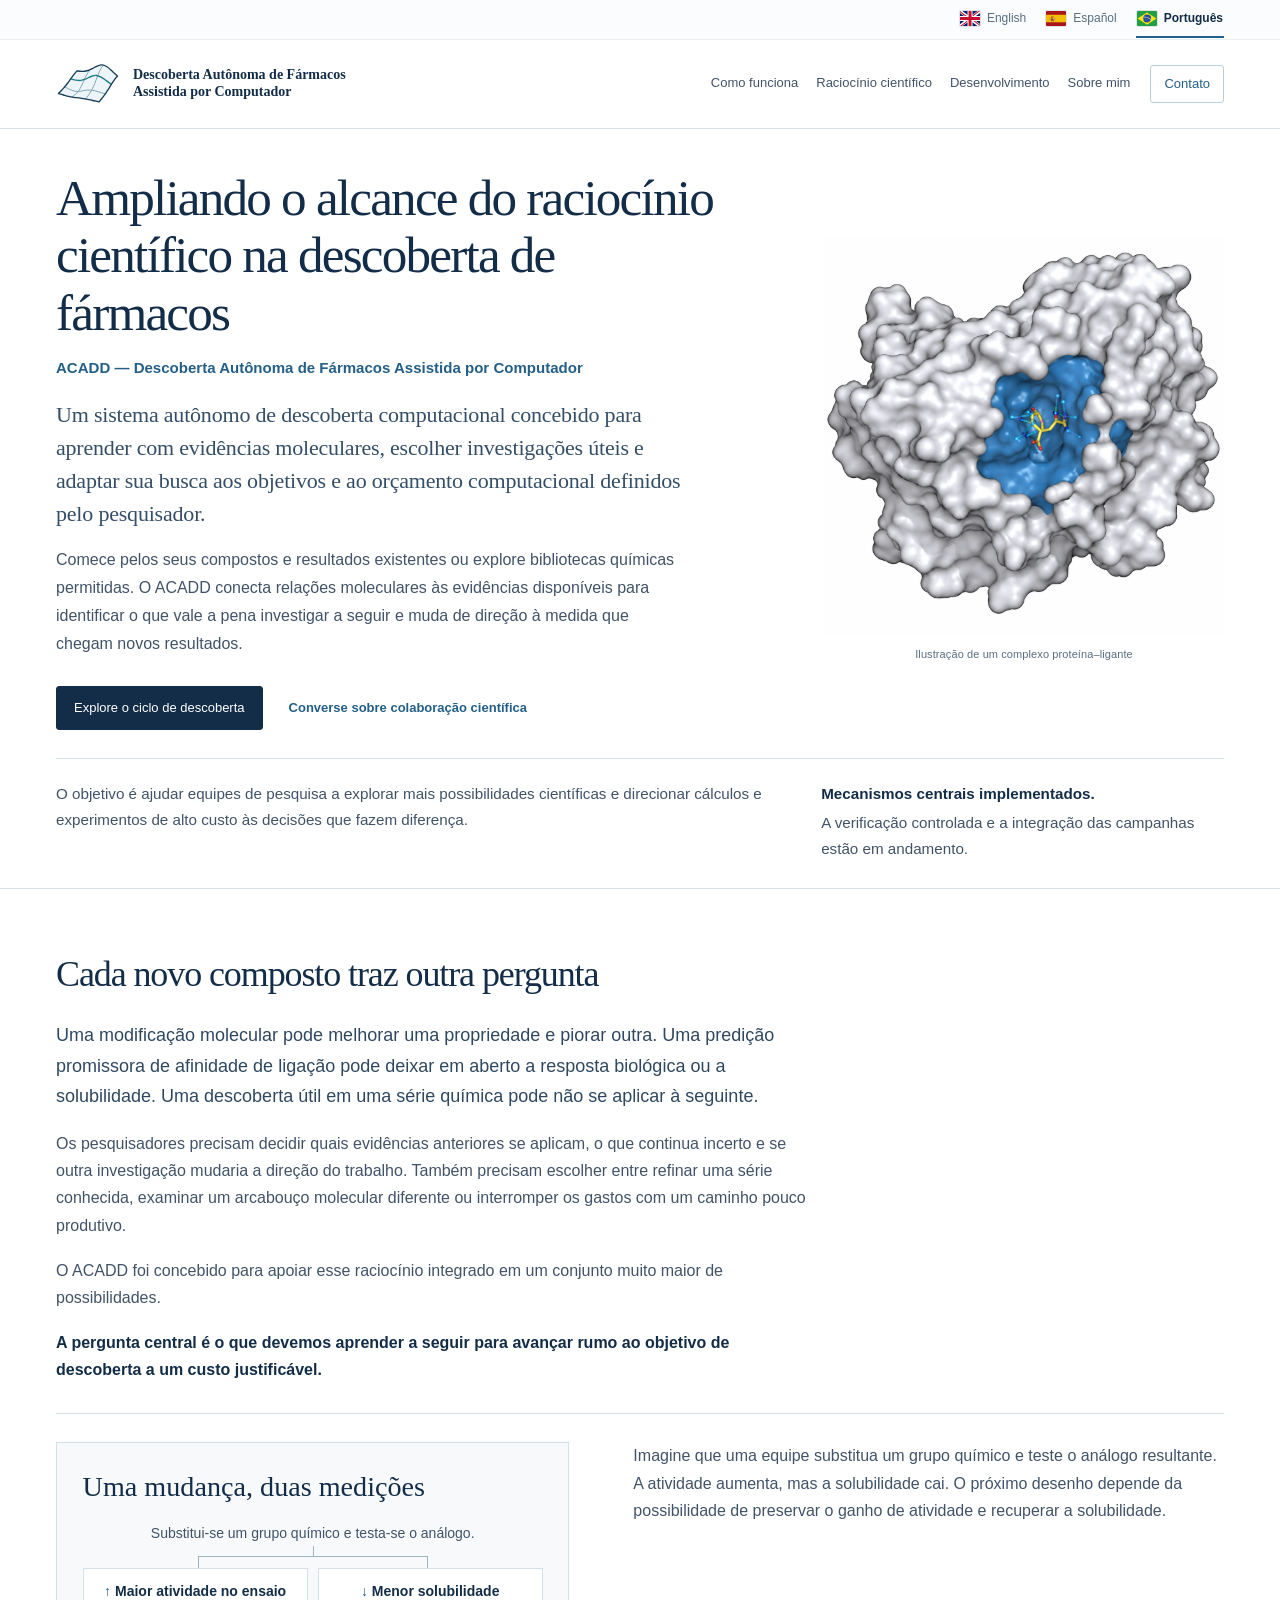
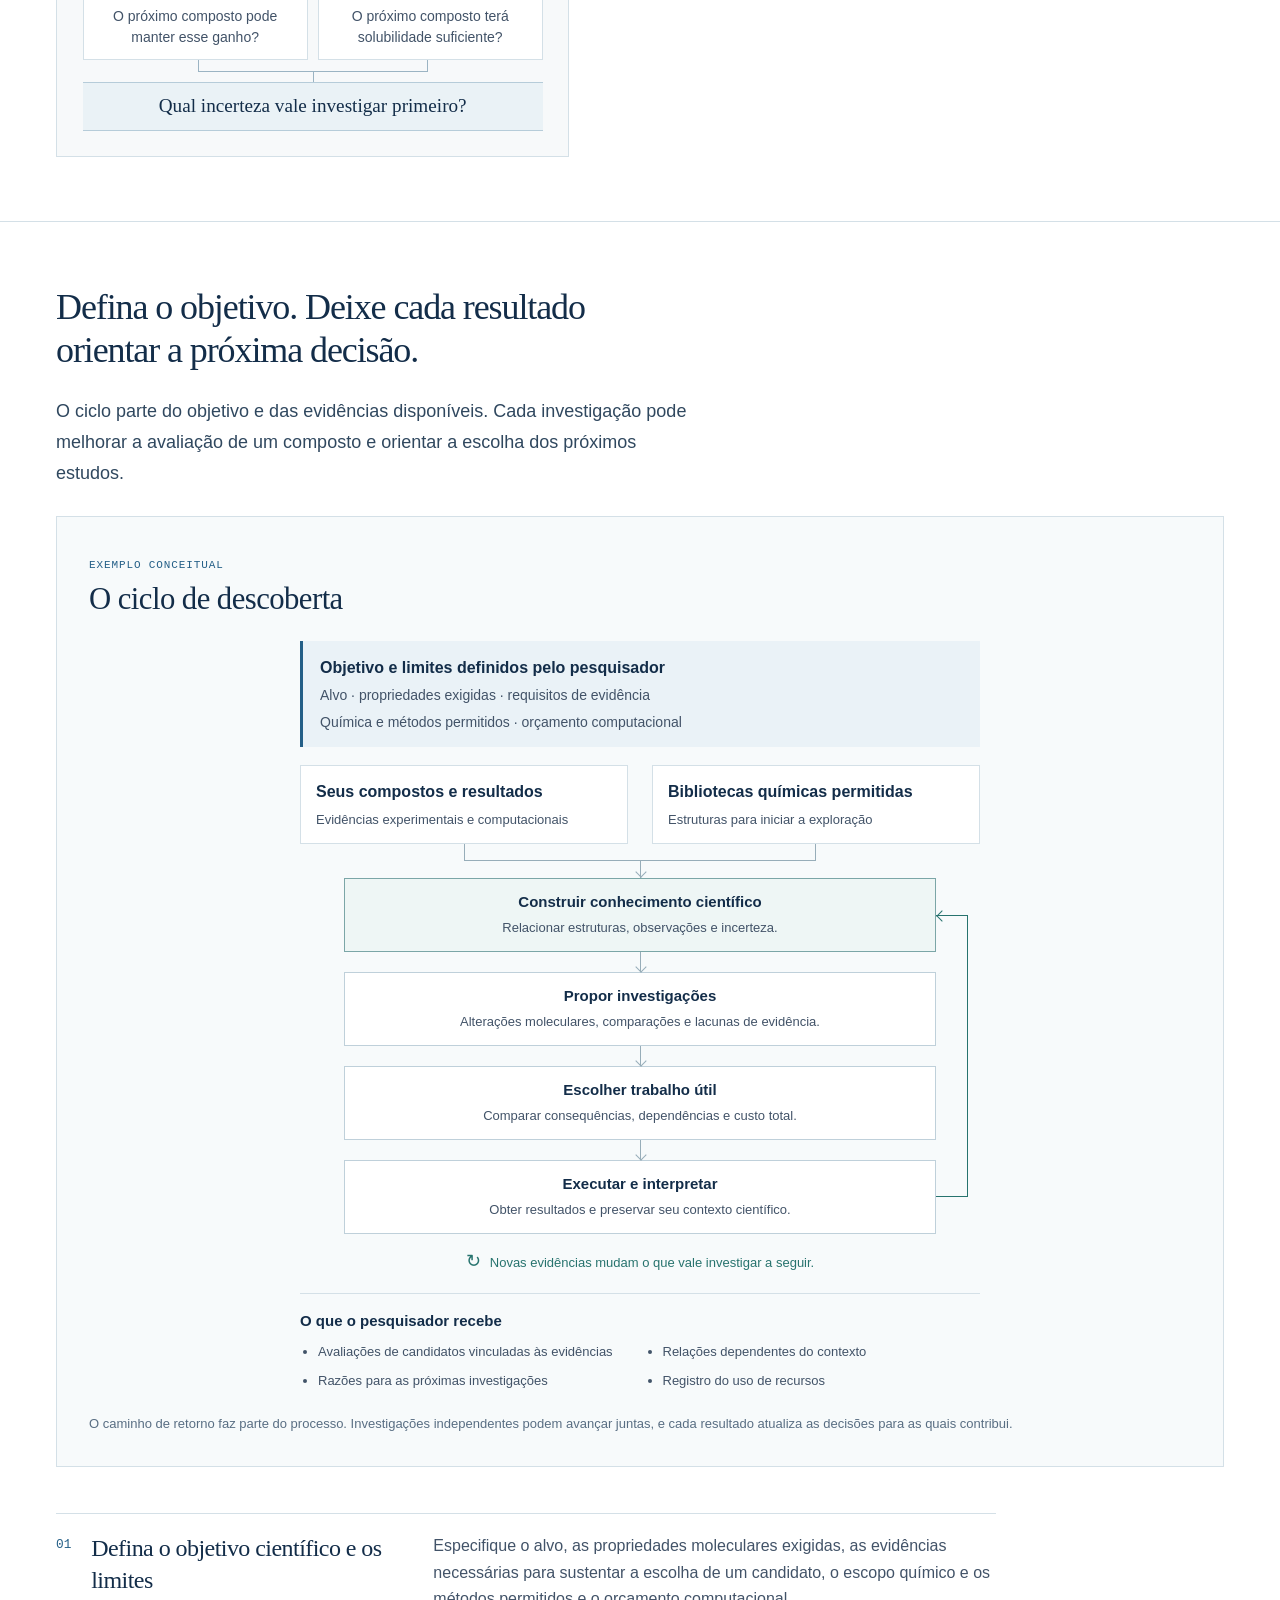
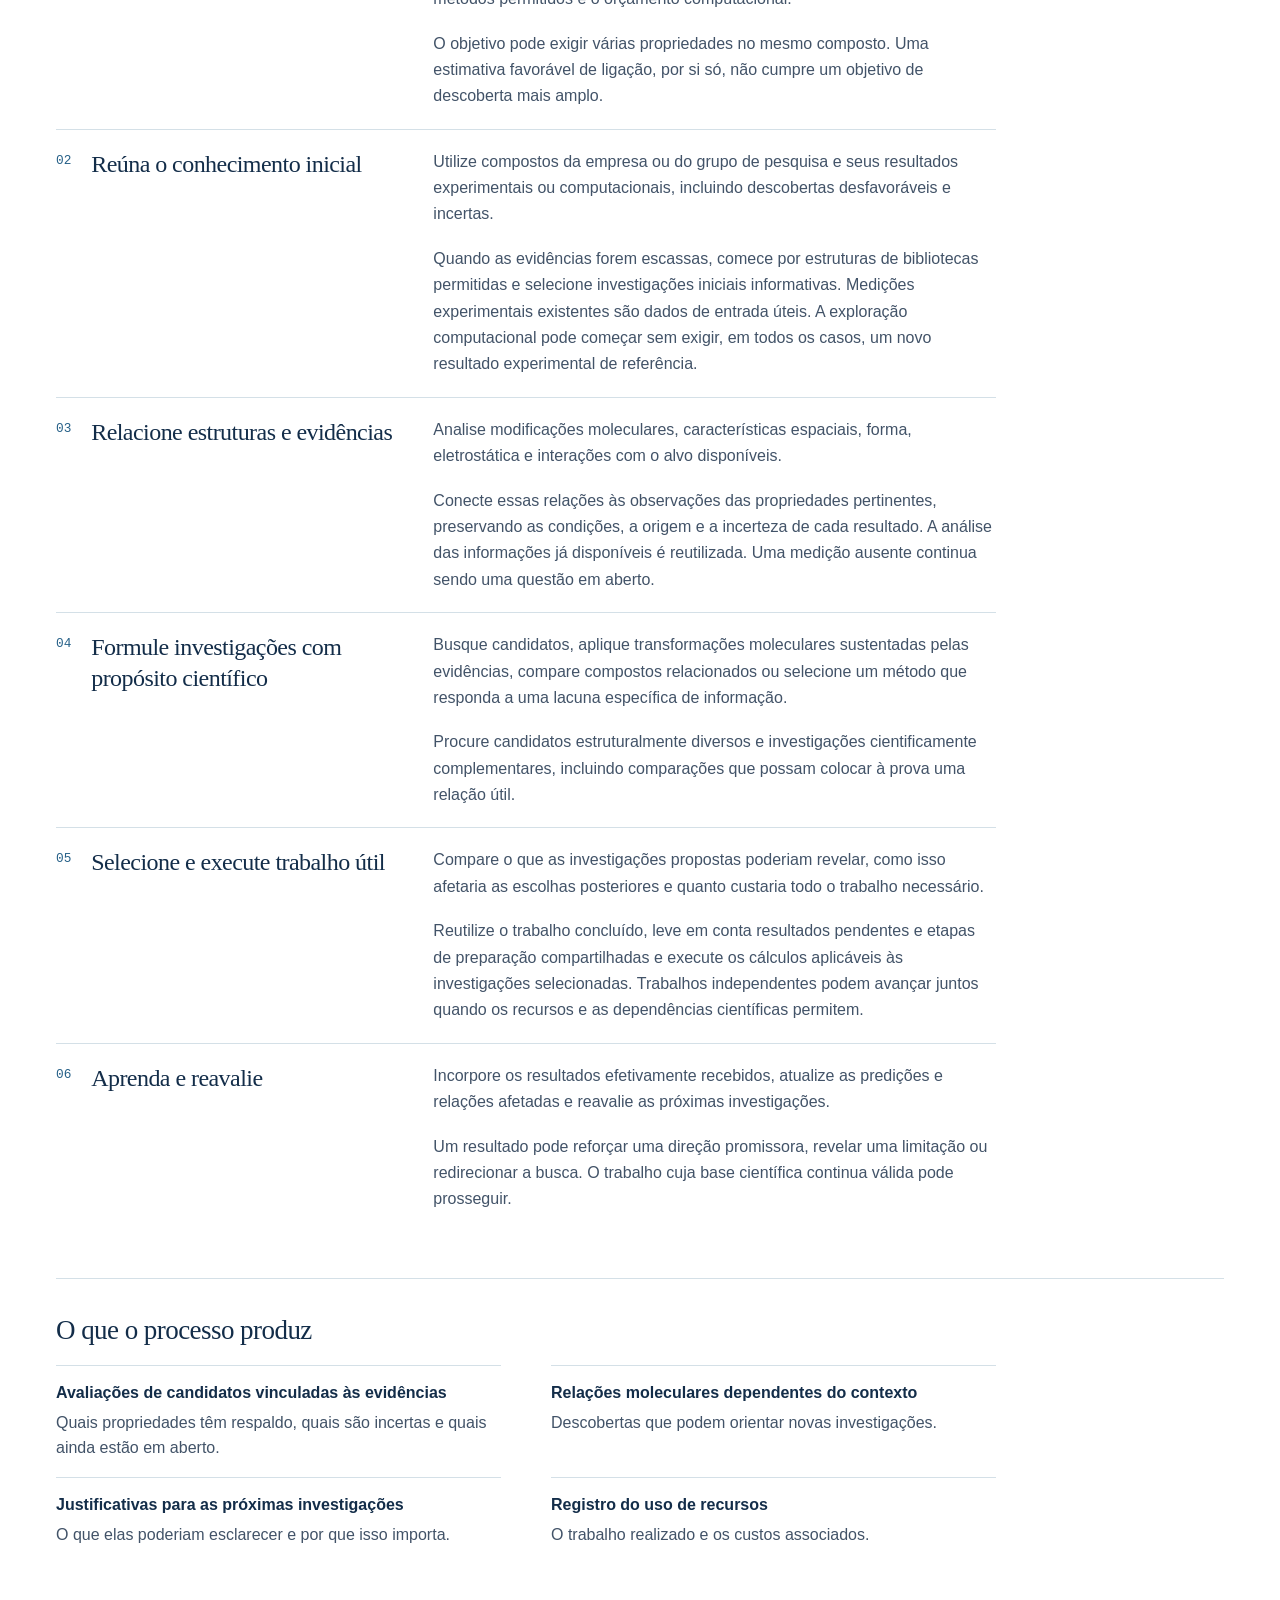
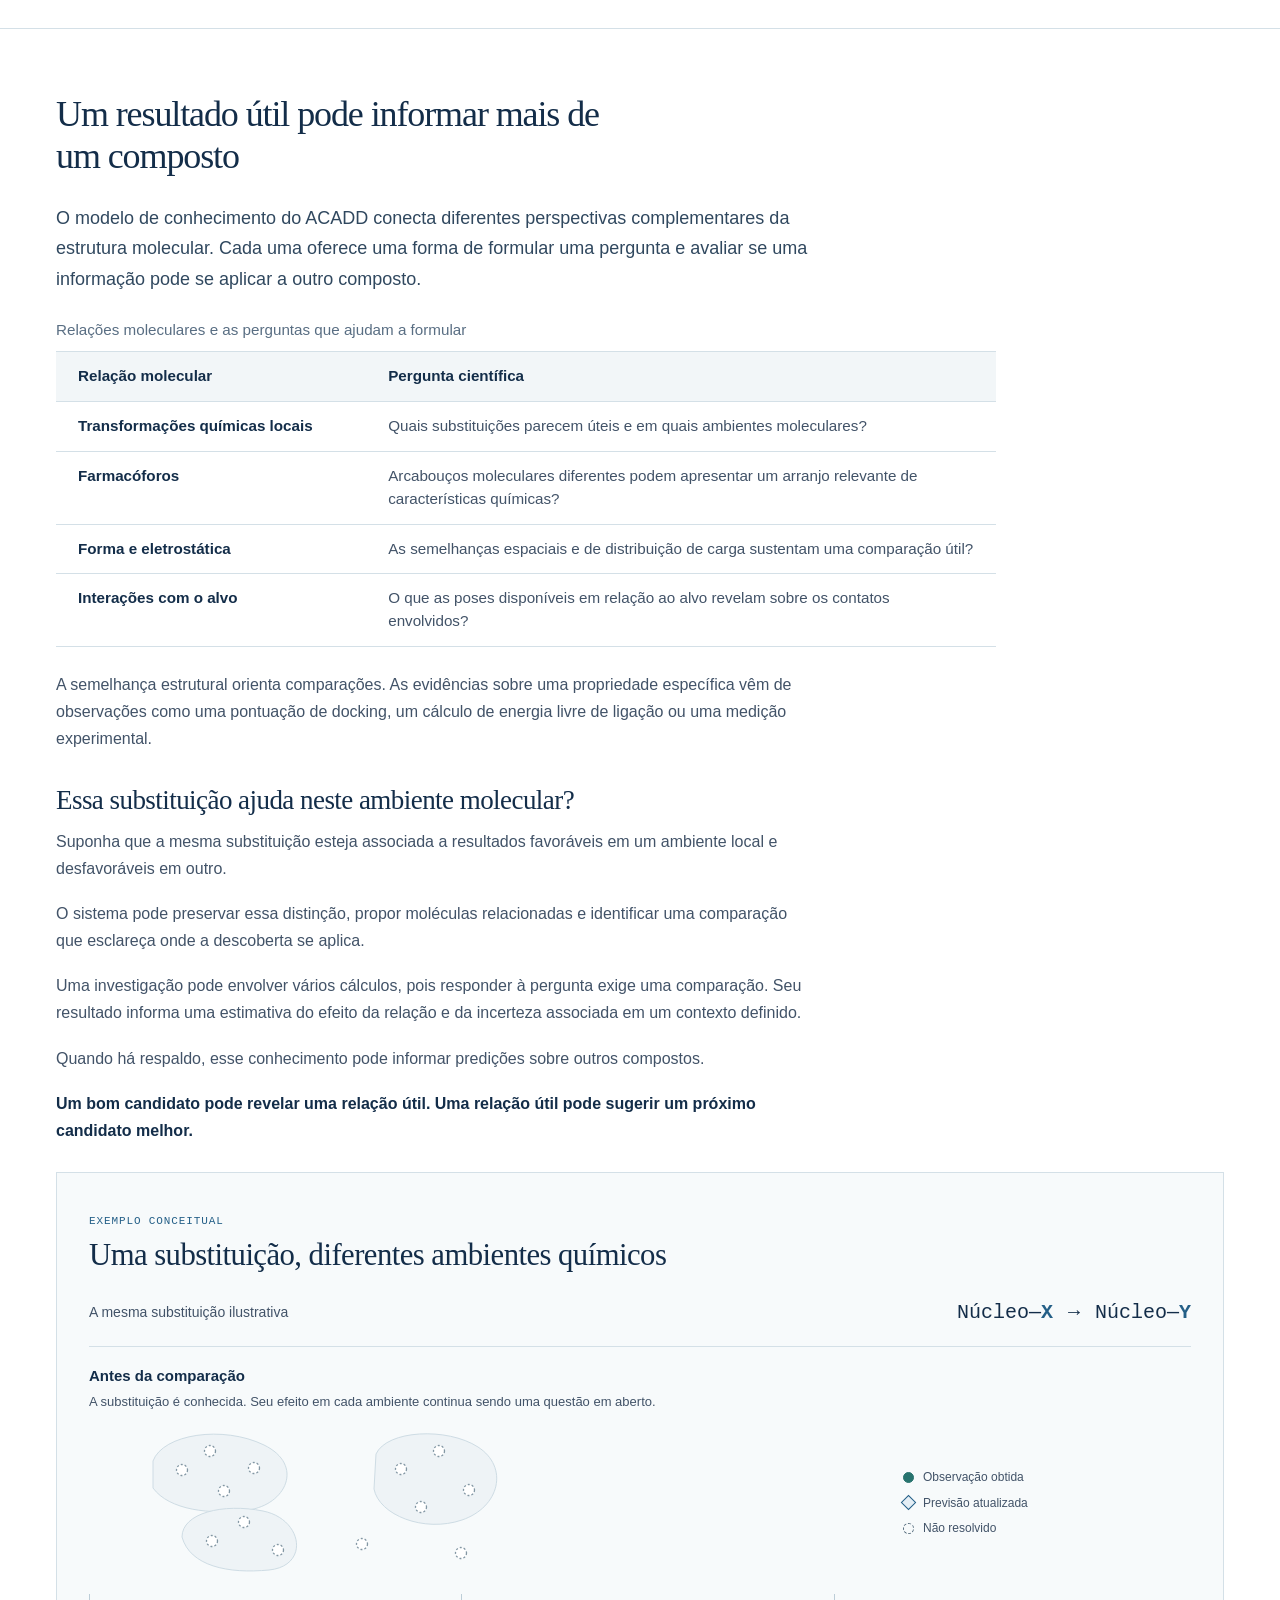
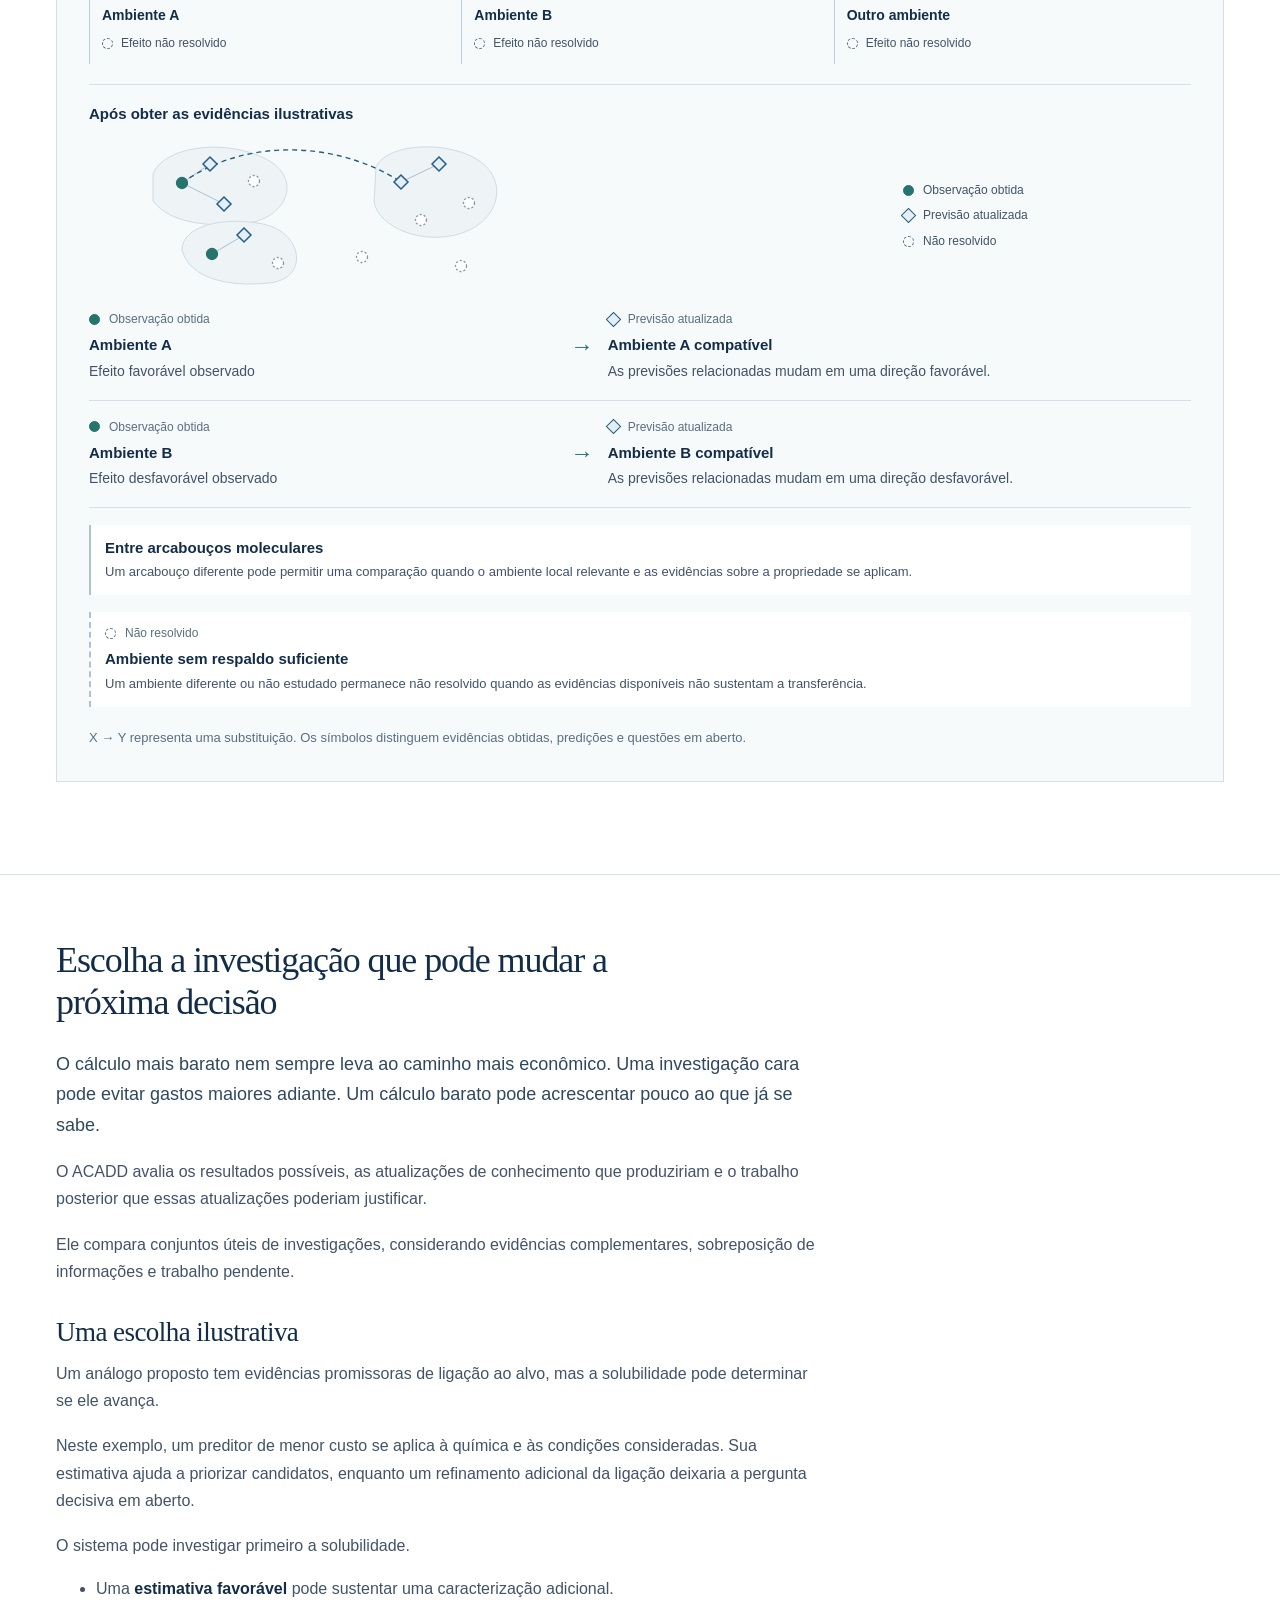
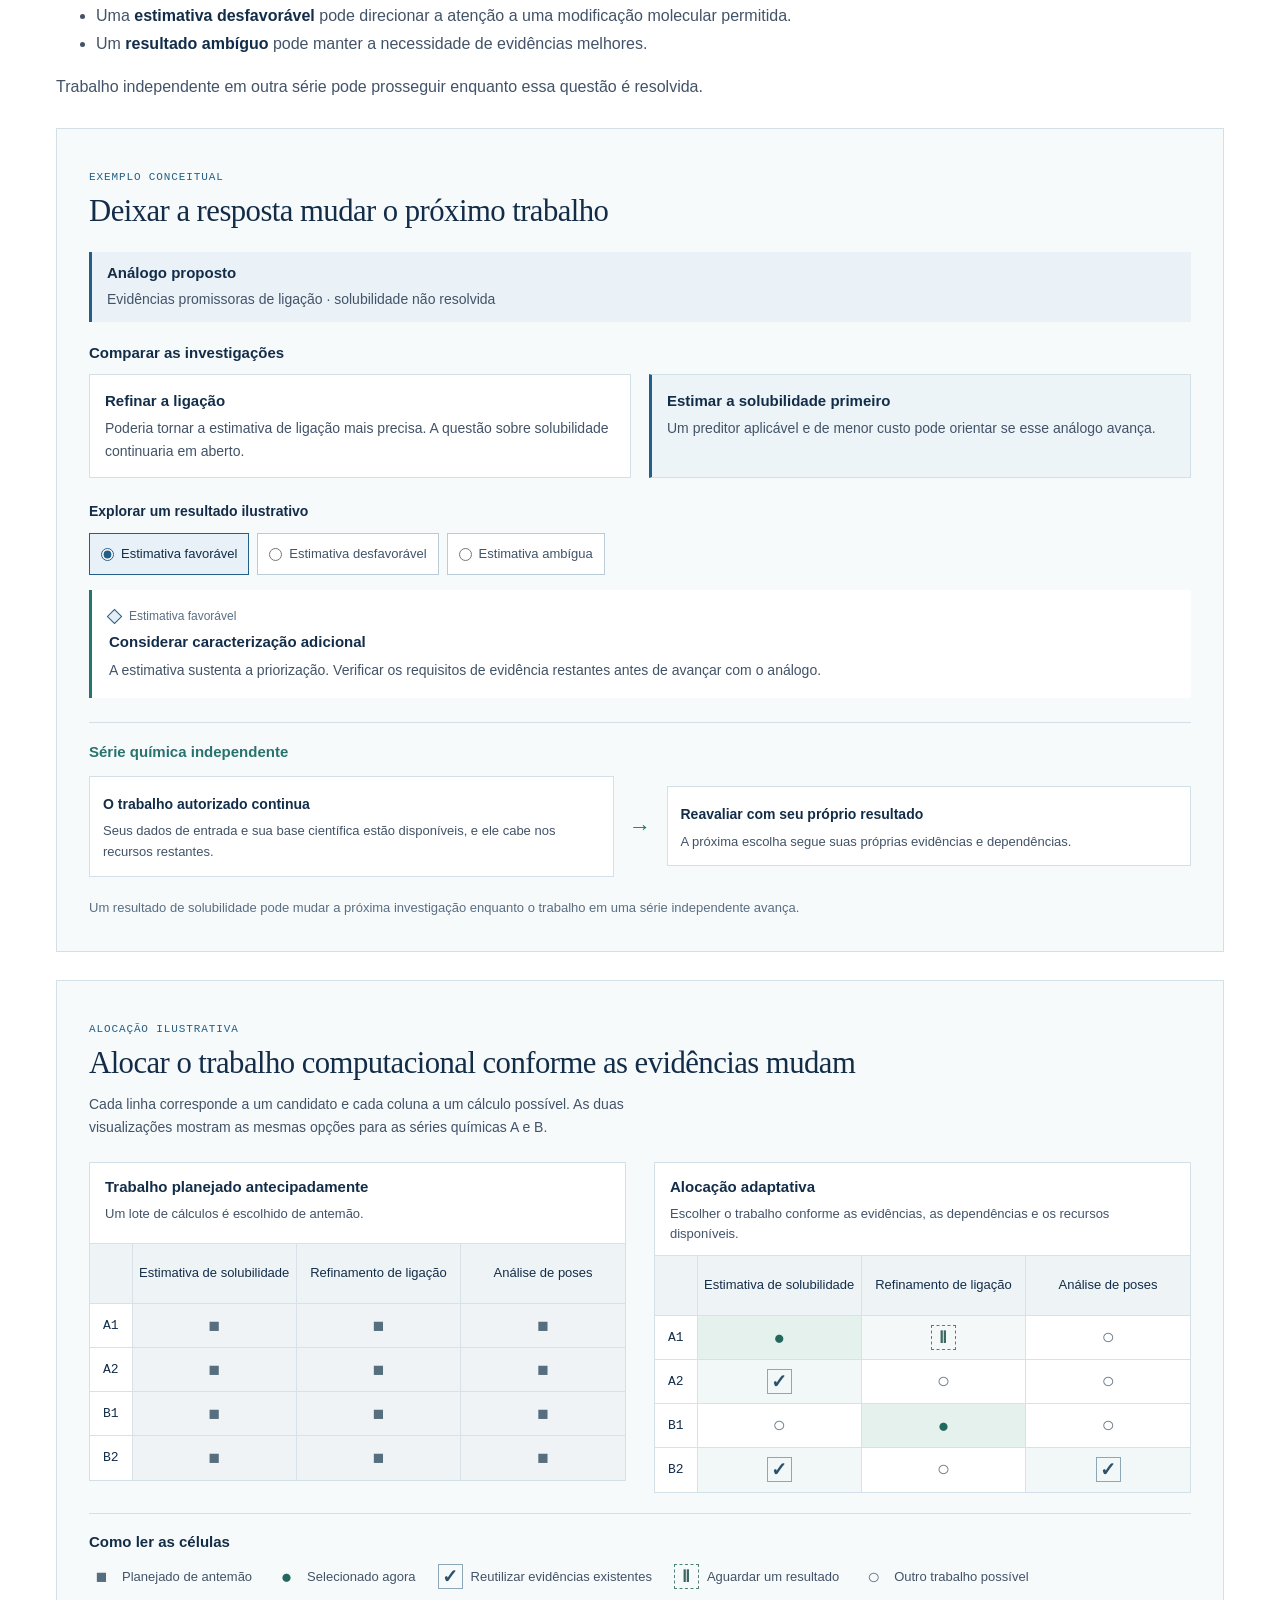
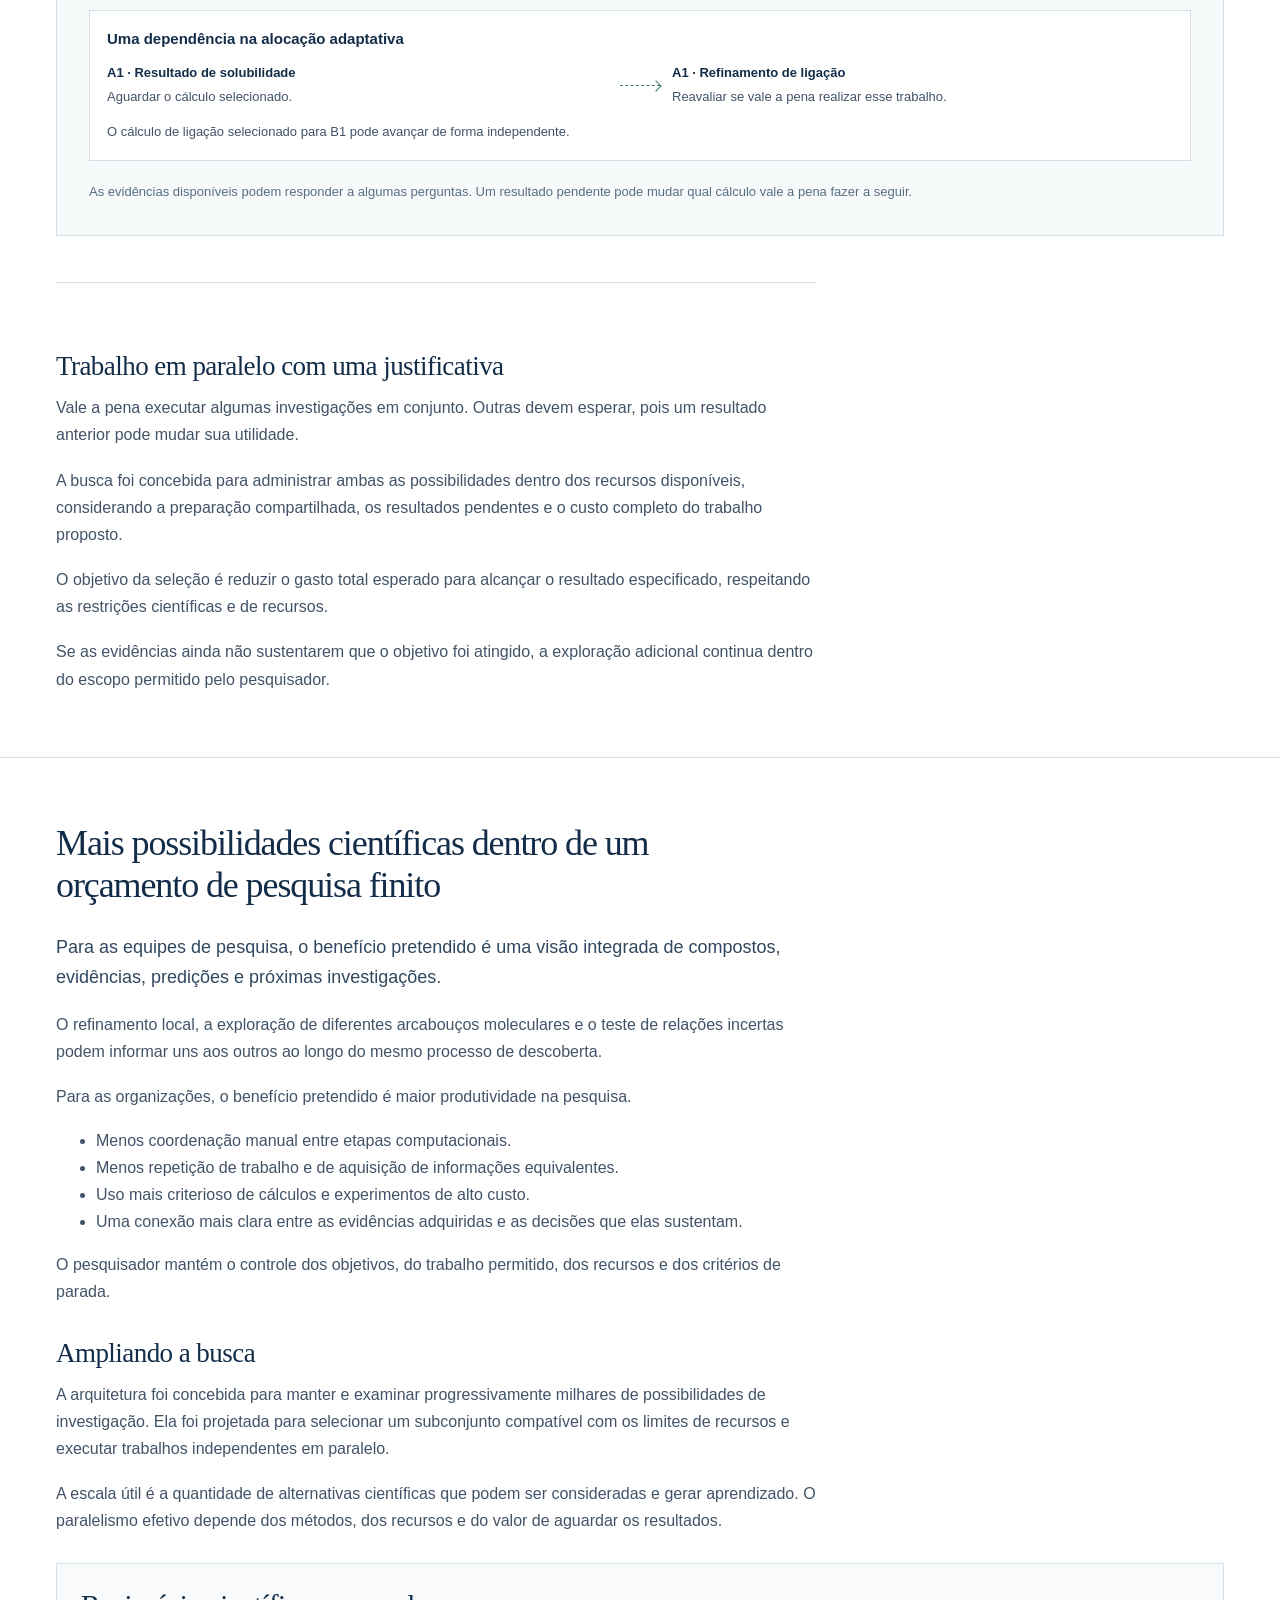
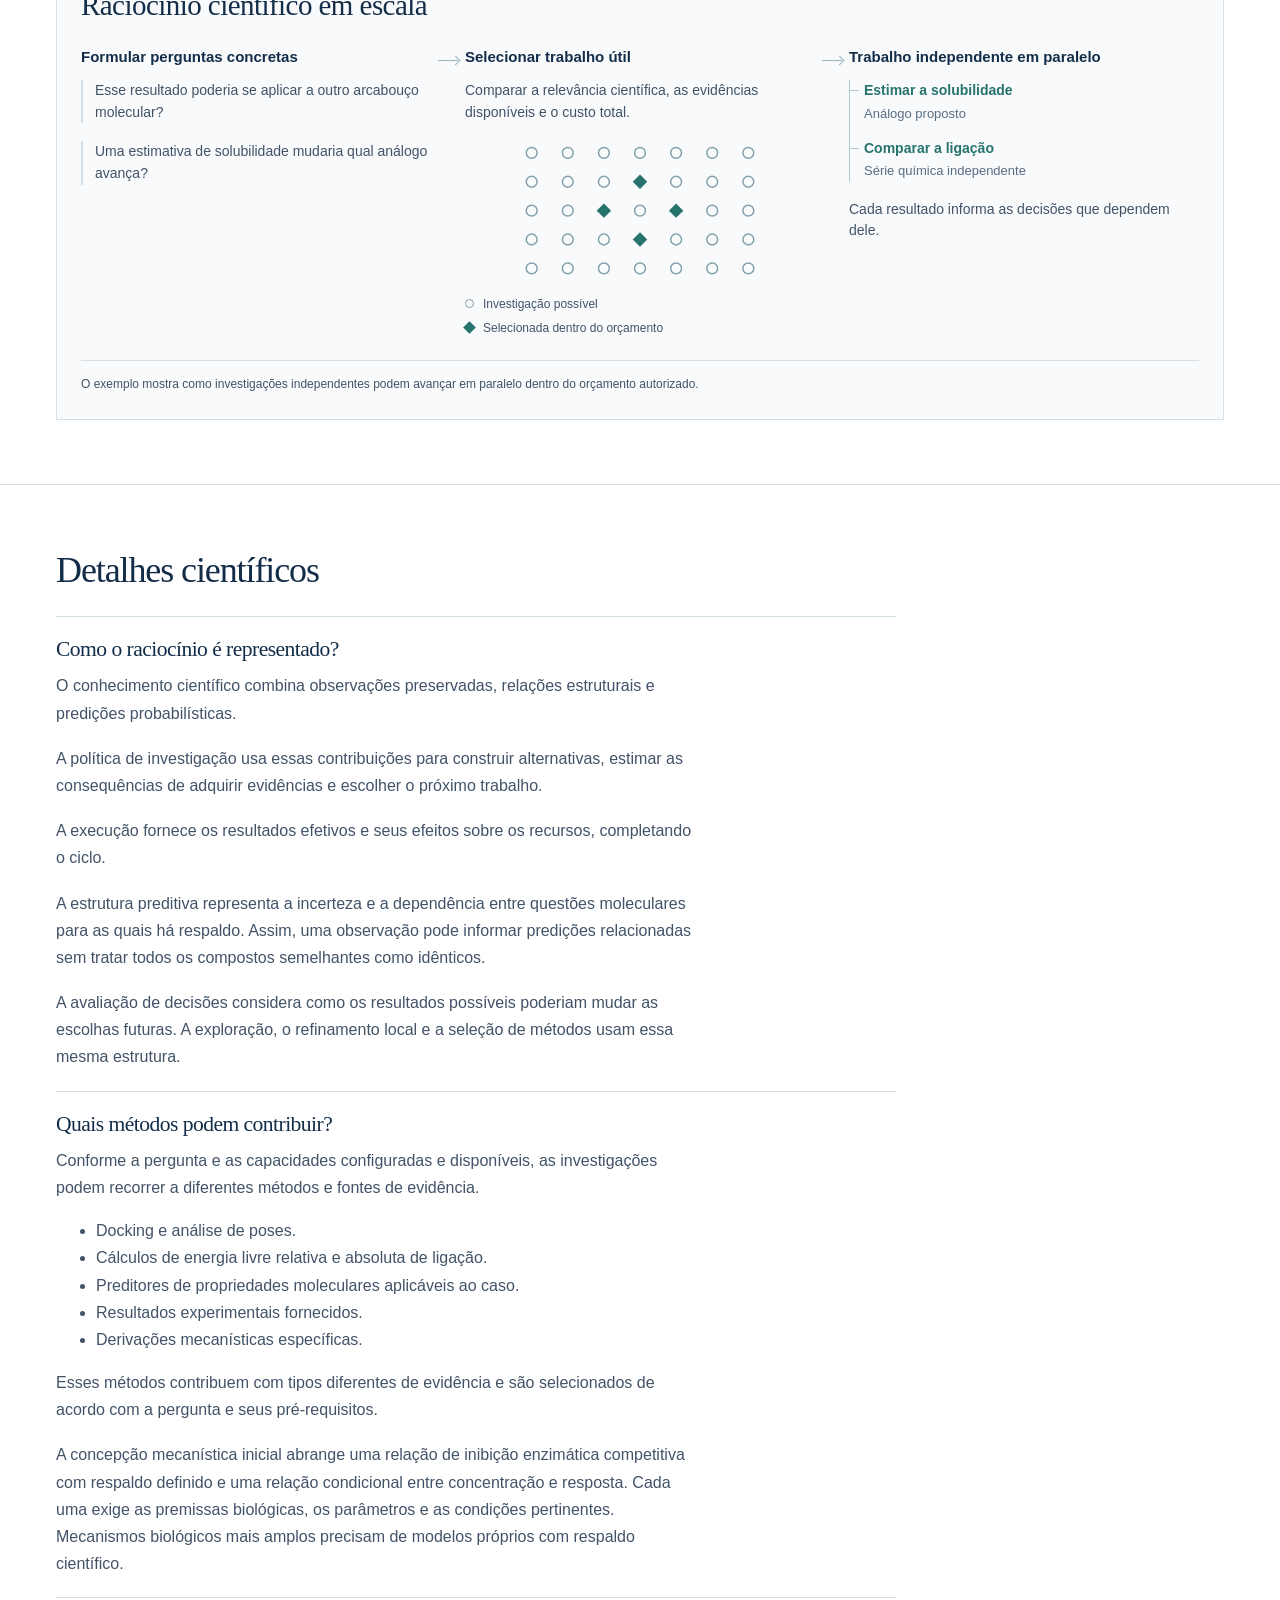
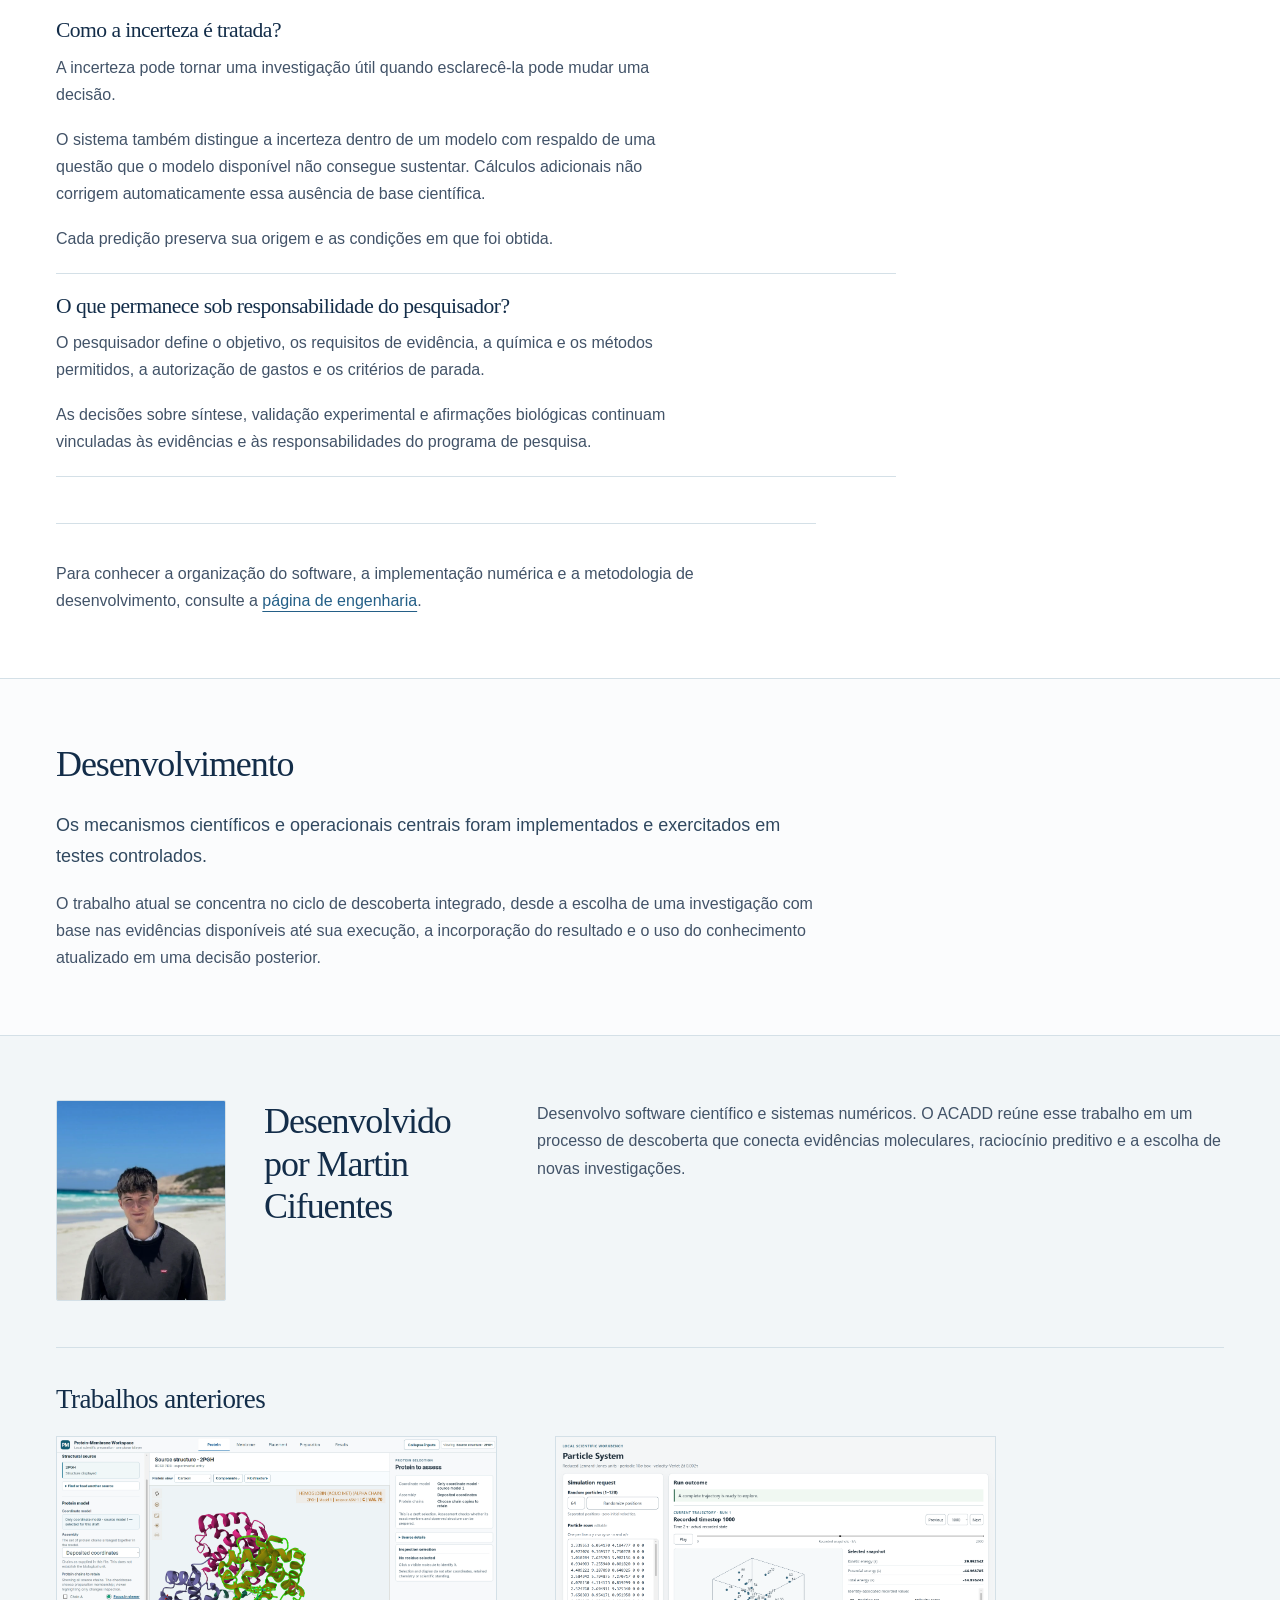
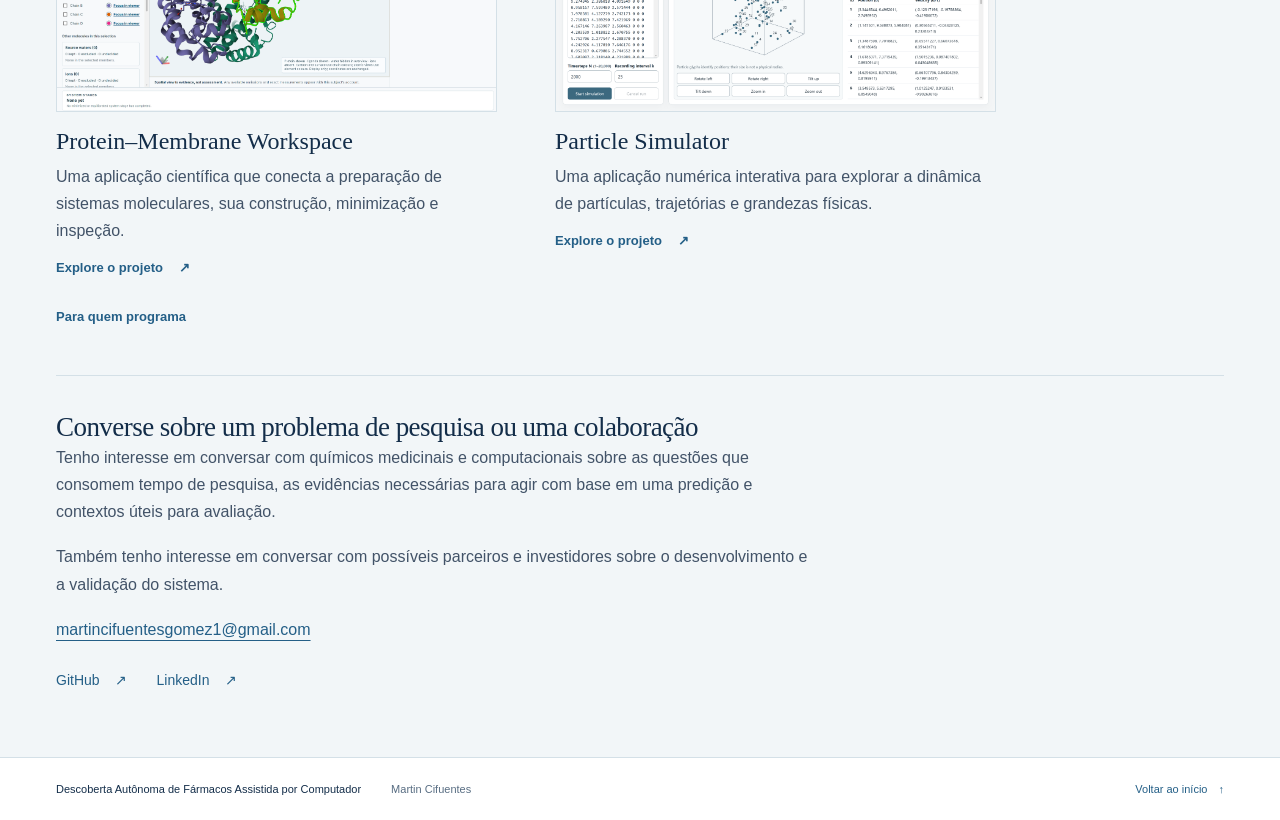
<file: pt-br/index.html>
<!doctype html>
<html lang="pt-BR" prefix="og: https://ogp.me/ns#">
<head>
  <meta charset="utf-8">
  <meta name="viewport" content="width=device-width, initial-scale=1">
  <meta name="theme-color" content="#132d49">
  <meta name="description" content="O ACADD conecta evidências moleculares, perguntas científicas e alocação de recursos em um ciclo de descoberta adaptado aos objetivos e ao orçamento do pesquisador.">
  <title>Descoberta Autônoma de Fármacos Assistida por Computador — Martin Cifuentes</title>
  <!-- Sharing metadata is static so crawlers do not need JavaScript.
       When moving hosts, run: node scripts/set-site-url.mjs https://your-host/your-project/ -->
  <link rel="canonical" href="https://martin1cifuentes.github.io/accessible-computational-drug-discovery/pt-br/">
  <link rel="alternate" hreflang="en" href="https://martin1cifuentes.github.io/accessible-computational-drug-discovery/">
  <link rel="alternate" hreflang="es" href="https://martin1cifuentes.github.io/accessible-computational-drug-discovery/es/">
  <link rel="alternate" hreflang="pt-BR" href="https://martin1cifuentes.github.io/accessible-computational-drug-discovery/pt-br/">
  <link rel="alternate" hreflang="x-default" href="https://martin1cifuentes.github.io/accessible-computational-drug-discovery/">
  <meta property="og:locale" content="pt_BR">
  <meta property="og:locale:alternate" content="es_ES">
  <meta property="og:locale:alternate" content="en_GB">
  <meta property="og:type" content="website">
  <meta property="og:site_name" content="Descoberta Autônoma de Fármacos Assistida por Computador">
  <meta property="og:title" content="Descoberta Autônoma de Fármacos Assistida por Computador">
  <meta property="og:description" content="O ACADD conecta evidências moleculares, perguntas científicas e alocação de recursos em um ciclo de descoberta adaptado aos objetivos e ao orçamento do pesquisador.">
  <meta property="og:url" content="https://martin1cifuentes.github.io/accessible-computational-drug-discovery/pt-br/">
  <meta property="og:image" content="https://martin1cifuentes.github.io/accessible-computational-drug-discovery/assets/autonomous-discovery-pt-br.jpg">
  <meta property="og:image:type" content="image/jpeg">
  <meta property="og:image:width" content="1200">
  <meta property="og:image:height" content="630">
  <meta property="og:image:alt" content="Descoberta Autônoma de Fármacos Assistida por Computador, por Martin Cifuentes. Interpretar resultados, aprender relações e escolher uma investigação. Núcleo de raciocínio científico implementado, em fase de verificação.">
  <meta name="twitter:card" content="summary_large_image">
  <meta name="twitter:title" content="Descoberta Autônoma de Fármacos Assistida por Computador">
  <meta name="twitter:description" content="O ACADD conecta evidências moleculares, perguntas científicas e alocação de recursos em um ciclo de descoberta adaptado aos objetivos e ao orçamento do pesquisador.">
  <meta name="twitter:image" content="https://martin1cifuentes.github.io/accessible-computational-drug-discovery/assets/autonomous-discovery-pt-br.jpg">
  <meta name="twitter:image:alt" content="Descoberta Autônoma de Fármacos Assistida por Computador, por Martin Cifuentes. Interpretar resultados, aprender relações e escolher uma investigação. Núcleo de raciocínio científico implementado, em fase de verificação.">
  <link rel="icon" href="../assets/favicon.svg?v=20261115-landscape-modern" type="image/svg+xml">
  <link rel="stylesheet" href="../styles.css?v=20261115-landscape-modern">
  <link rel="stylesheet" href="../analogue-figure.css">
  <link rel="stylesheet" href="../acadd-page.css?v=20261125-visible">
  <link rel="stylesheet" href="../acadd-diagrams.css?v=20261125-scale">
  <link rel="stylesheet" href="../acadd-efficiency.css?v=20261125-scale">
  <link rel="stylesheet" href="../acadd-scale.css?v=20261125-scale">
  <script src="../site-config.js" defer></script>
  <script src="../acadd-diagrams.js?v=20261125" defer></script>
  <script src="../site.js?v=20261125-visible" defer></script>
</head>
<body class="acadd-home">
  <a class="skip-link" href="#main">Ir para o conteúdo</a>
  <header class="site-header">
    <div class="language-bar">
      <nav class="container language-switcher" aria-label="Idioma do site">
        <a href="../" hreflang="en" lang="en" aria-label="English"><img src="../assets/flags/gb.svg" width="20" height="15" alt="" aria-hidden="true"><span>English</span></a>
        <a href="../es/" hreflang="es" lang="es" aria-label="Español"><img src="../assets/flags/es.svg" width="20" height="15" alt="" aria-hidden="true"><span>Español</span></a>
        <a href="./" hreflang="pt-BR" lang="pt-BR" aria-label="Português (Brasil)" aria-current="page"><img src="../assets/flags/br.svg" width="20" height="15" alt="" aria-hidden="true"><span>Português</span></a>
      </nav>
    </div>
    <div class="container header-inner">
      <a class="brand" href="#top" aria-label="Descoberta Autônoma de Fármacos Assistida por Computador, início">
        <img class="brand-mark" src="../assets/chemical-landscape.svg?v=20261115-landscape-modern" width="64" height="46" alt="" aria-hidden="true">
        <span>Descoberta Autônoma de Fármacos<br>Assistida por Computador</span>
      </a>
      <nav class="main-nav" aria-label="Navegação principal">
        <a href="#workflow">Como funciona</a><a href="#explore">Raciocínio científico</a><a href="#status">Desenvolvimento</a><a href="#about">Sobre mim</a>
      </nav>
      <a class="header-contact" href="#contact">Contato</a>
    </div>
  </header>

  <main id="main">
    <section class="hero container" id="top" aria-labelledby="project-title">
      <div class="hero-main">
        <div class="hero-copy">
          <h1 id="project-title">Ampliando o alcance do raciocínio científico na descoberta de fármacos</h1>
          <p class="acadd-name">ACADD — Descoberta Autônoma de Fármacos Assistida por Computador</p>
          <p class="hero-intro">Um sistema autônomo de descoberta computacional concebido para aprender com evidências moleculares, escolher investigações úteis e adaptar sua busca aos objetivos e ao orçamento computacional definidos pelo pesquisador.</p>
          <p class="hero-summary">Comece pelos seus compostos e resultados existentes ou explore bibliotecas químicas permitidas. O ACADD conecta relações moleculares às evidências disponíveis para identificar o que vale a pena investigar a seguir e muda de direção à medida que chegam novos resultados.</p>

          <div class="hero-actions">
            <a class="button button-primary" href="#workflow">Explore o ciclo de descoberta</a>
            <a class="text-link" href="#contact">Converse sobre colaboração científica</a>
          </div>
        </div>
        <figure class="hero-figure">
          <img src="../assets/protein-ligand-illustration.webp" width="1254" height="1254" fetchpriority="high" decoding="async" alt="Ilustração da superfície de uma proteína. Uma pequena molécula representada por bastões ocupa uma cavidade de ligação em azul.">
          <figcaption>Ilustração de um complexo proteína–ligante</figcaption>
        </figure>
      </div>
      <div class="hero-context prose">
        <p>O objetivo é ajudar equipes de pesquisa a explorar mais possibilidades científicas e direcionar cálculos e experimentos de alto custo às decisões que fazem diferença.</p>
        <p><strong>Mecanismos centrais implementados.</strong> A verificação controlada e a integração das campanhas estão em andamento.</p>
      </div>
    </section>

    <section class="section" id="problem" aria-labelledby="problem-title">
      <div class="container">
        <span class="section-alias" id="chess-comparison" aria-hidden="true"></span>
        <div class="section-heading"><h2 id="problem-title">Cada novo composto traz outra pergunta</h2></div>
        <div class="prose">
          <p class="lead">Uma modificação molecular pode melhorar uma propriedade e piorar outra. Uma predição promissora de afinidade de ligação pode deixar em aberto a resposta biológica ou a solubilidade. Uma descoberta útil em uma série química pode não se aplicar à seguinte.</p>
          <p>Os pesquisadores precisam decidir quais evidências anteriores se aplicam, o que continua incerto e se outra investigação mudaria a direção do trabalho. Também precisam escolher entre refinar uma série conhecida, examinar um arcabouço molecular diferente ou interromper os gastos com um caminho pouco produtivo.</p>
          <p>O ACADD foi concebido para apoiar esse raciocínio integrado em um conjunto muito maior de possibilidades.</p>
          <p><strong>A pergunta central é o que devemos aprender a seguir para avançar rumo ao objetivo de descoberta a um custo justificável.</strong></p>
        </div>
        <div class="problem-example">
          <figure class="analogue-figure" id="analogue-example">
              <figcaption>Uma mudança, duas medições</figcaption>
              <p class="analogue-origin">Substitui-se um grupo químico e testa-se o análogo.</p>
              <div class="analogue-fork" aria-hidden="true"></div>
              <ul class="analogue-results">
                <li><strong><span aria-hidden="true">↑</span> Maior atividade no ensaio</strong>O próximo composto pode manter esse ganho?</li>
                <li><strong><span aria-hidden="true">↓</span> Menor solubilidade</strong>O próximo composto terá solubilidade suficiente?</li>
              </ul>
              <div class="analogue-fork analogue-fork-join" aria-hidden="true"></div>
              <p class="analogue-question">Qual incerteza vale investigar primeiro?</p>
            </figure>
          <div class="prose"><p>Imagine que uma equipe substitua um grupo químico e teste o análogo resultante. A atividade aumenta, mas a solubilidade cai. O próximo desenho depende da possibilidade de preservar o ganho de atividade e recuperar a solubilidade.</p></div>
        </div>
      </div>
    </section>

    <section class="section" id="workflow" aria-labelledby="workflow-title">
      <div class="container">
        <div class="section-heading"><h2 id="workflow-title">Defina o objetivo. Deixe cada resultado orientar a próxima decisão.</h2></div>
        <div class="prose discovery-essay"><p class="lead">O ciclo parte do objetivo e das evidências disponíveis. Cada investigação pode melhorar a avaliação de um composto e orientar a escolha dos próximos estudos.</p></div>
        <figure class="ac-figure ac-loop" aria-labelledby="discovery-loop-title discovery-loop-caption">
  <header class="ac-figure-heading"><span class="ac-figure-label">Exemplo conceitual</span><h3 id="discovery-loop-title">O ciclo de descoberta</h3></header>
  <div class="ac-loop-goal"><strong>Objetivo e limites definidos pelo pesquisador</strong><span>Alvo · propriedades exigidas · requisitos de evidência</span><span>Química e métodos permitidos · orçamento computacional</span></div>
  <div class="ac-loop-sources">
    <div><strong>Seus compostos e resultados</strong><span>Evidências experimentais e computacionais</span></div>
    <div><strong>Bibliotecas químicas permitidas</strong><span>Estruturas para iniciar a exploração</span></div>
  </div>
  <div class="ac-source-merge" aria-hidden="true"><span></span></div>
  <div class="ac-loop-cycle"><ol class="ac-loop-stages"><li><h4>Construir conhecimento científico</h4><p>Relacionar estruturas, observações e incerteza.</p></li>
<li><h4>Propor investigações</h4><p>Alterações moleculares, comparações e lacunas de evidência.</p></li>
<li><h4>Escolher trabalho útil</h4><p>Comparar consequências, dependências e custo total.</p></li>
<li><h4>Executar e interpretar</h4><p>Obter resultados e preservar seu contexto científico.</p></li></ol><span class="ac-loop-return" aria-hidden="true"></span></div>
  <p class="ac-loop-feedback"><span aria-hidden="true">↻</span>Novas evidências mudam o que vale investigar a seguir.</p>
  <div class="ac-loop-outputs"><h4>O que o pesquisador recebe</h4><ul><li>Avaliações de candidatos vinculadas às evidências</li><li>Relações dependentes do contexto</li><li>Razões para as próximas investigações</li><li>Registro do uso de recursos</li></ul></div>
  <figcaption id="discovery-loop-caption">O caminho de retorno faz parte do processo. Investigações independentes podem avançar juntas, e cada resultado atualiza as decisões para as quais contribui.</figcaption>
</figure>
        <ol class="discovery-steps">
          <li id="establish">
            <h3>Defina o objetivo científico e os limites</h3>
            <div class="prose"><p>Especifique o alvo, as propriedades moleculares exigidas, as evidências necessárias para sustentar a escolha de um candidato, o escopo químico e os métodos permitidos e o orçamento computacional.</p><p>O objetivo pode exigir várias propriedades no mesmo composto. Uma estimativa favorável de ligação, por si só, não cumpre um objetivo de descoberta mais amplo.</p></div>
          </li>
          <li id="starting-knowledge">
            <h3>Reúna o conhecimento inicial</h3>
            <div class="prose"><p>Utilize compostos da empresa ou do grupo de pesquisa e seus resultados experimentais ou computacionais, incluindo descobertas desfavoráveis e incertas.</p><p>Quando as evidências forem escassas, comece por estruturas de bibliotecas permitidas e selecione investigações iniciais informativas. Medições experimentais existentes são dados de entrada úteis. A exploração computacional pode começar sem exigir, em todos os casos, um novo resultado experimental de referência.</p></div>
          </li>
          <li id="interpret">
            <h3>Relacione estruturas e evidências</h3>
            <div class="prose"><p>Analise modificações moleculares, características espaciais, forma, eletrostática e interações com o alvo disponíveis.</p><p>Conecte essas relações às observações das propriedades pertinentes, preservando as condições, a origem e a incerteza de cada resultado. A análise das informações já disponíveis é reutilizada. Uma medição ausente continua sendo uma questão em aberto.</p></div>
          </li>
          <li id="mechanism-exploration">
            <h3>Formule investigações com propósito científico</h3>
            <div class="prose"><p>Busque candidatos, aplique transformações moleculares sustentadas pelas evidências, compare compostos relacionados ou selecione um método que responda a uma lacuna específica de informação.</p><p>Procure candidatos estruturalmente diversos e investigações cientificamente complementares, incluindo comparações que possam colocar à prova uma relação útil.</p></div>
          </li>
          <li id="investigate">
            <h3>Selecione e execute trabalho útil</h3>
            <div class="prose"><p>Compare o que as investigações propostas poderiam revelar, como isso afetaria as escolhas posteriores e quanto custaria todo o trabalho necessário.</p><p>Reutilize o trabalho concluído, leve em conta resultados pendentes e etapas de preparação compartilhadas e execute os cálculos aplicáveis às investigações selecionadas. Trabalhos independentes podem avançar juntos quando os recursos e as dependências científicas permitem.</p></div>
          </li>
          <li id="decide">
            <h3>Aprenda e reavalie</h3>
            <div class="prose"><p>Incorpore os resultados efetivamente recebidos, atualize as predições e relações afetadas e reavalie as próximas investigações.</p><p>Um resultado pode reforçar uma direção promissora, revelar uma limitação ou redirecionar a busca. O trabalho cuja base científica continua válida pode prosseguir.</p></div>
          </li>
        </ol>
        <div class="reading-block">
          <h3 id="outcomes-title">O que o processo produz</h3>
          <dl class="outcome-list">
            <div><dt>Avaliações de candidatos vinculadas às evidências</dt><dd>Quais propriedades têm respaldo, quais são incertas e quais ainda estão em aberto.</dd></div>
            <div><dt>Relações moleculares dependentes do contexto</dt><dd>Descobertas que podem orientar novas investigações.</dd></div>
            <div><dt>Justificativas para as próximas investigações</dt><dd>O que elas poderiam esclarecer e por que isso importa.</dd></div>
            <div><dt>Registro do uso de recursos</dt><dd>O trabalho realizado e os custos associados.</dd></div>
          </dl>
        </div>
      </div>
    </section>

    <div id="explore">
      <section class="section" id="mechanism-adaptation" aria-labelledby="learning-title">
        <span class="section-anchor" id="patterns-across-a-series" aria-hidden="true"></span><span class="section-anchor" id="mechanism-prioritization" aria-hidden="true"></span>
        <div class="container">
          <div class="section-heading"><h2 id="learning-title">Um resultado útil pode informar mais de um composto</h2></div>
          <div class="prose"><p class="lead">O modelo de conhecimento do ACADD conecta diferentes perspectivas complementares da estrutura molecular. Cada uma oferece uma forma de formular uma pergunta e avaliar se uma informação pode se aplicar a outro composto.</p></div>
          <table class="science-table">
            <caption>Relações moleculares e as perguntas que ajudam a formular</caption>
            <thead><tr><th scope="col">Relação molecular</th><th scope="col">Pergunta científica</th></tr></thead>
            <tbody>
              <tr><th scope="row">Transformações químicas locais</th><td>Quais substituições parecem úteis e em quais ambientes moleculares?</td></tr>
              <tr><th scope="row">Farmacóforos</th><td>Arcabouços moleculares diferentes podem apresentar um arranjo relevante de características químicas?</td></tr>
              <tr><th scope="row">Forma e eletrostática</th><td>As semelhanças espaciais e de distribuição de carga sustentam uma comparação útil?</td></tr>
              <tr><th scope="row">Interações com o alvo</th><td>O que as poses disponíveis em relação ao alvo revelam sobre os contatos envolvidos?</td></tr>
            </tbody>
          </table>
          <div class="prose">
            <p>A semelhança estrutural orienta comparações. As evidências sobre uma propriedade específica vêm de observações como uma pontuação de docking, um cálculo de energia livre de ligação ou uma medição experimental.</p>
            <h3 id="context-title">Essa substituição ajuda neste ambiente molecular?</h3>
            <p>Suponha que a mesma substituição esteja associada a resultados favoráveis em um ambiente local e desfavoráveis em outro.</p>
            <p>O sistema pode preservar essa distinção, propor moléculas relacionadas e identificar uma comparação que esclareça onde a descoberta se aplica.</p>
            <p>Uma investigação pode envolver vários cálculos, pois responder à pergunta exige uma comparação. Seu resultado informa uma estimativa do efeito da relação e da incerteza associada em um contexto definido.</p>
            <p>Quando há respaldo, esse conhecimento pode informar predições sobre outros compostos.</p>
            <p><strong>Um bom candidato pode revelar uma relação útil. Uma relação útil pode sugerir um próximo candidato melhor.</strong></p>
          </div>
          <figure class="ac-figure ac-relationship" aria-labelledby="relationship-example-title relationship-example-caption">
  <header class="ac-figure-heading"><span class="ac-figure-label">Exemplo conceitual</span><h3 id="relationship-example-title">Uma substituição, diferentes ambientes químicos</h3></header>
  <div class="ac-substitution"><span>A mesma substituição ilustrativa</span><div aria-label="A mesma substituição ilustrativa"><span>Núcleo—<b>X</b></span><span aria-hidden="true">→</span><span>Núcleo—<b>Y</b></span></div></div>
  <div class="ac-before"><h4>Antes da comparação</h4><p>A substituição é conhecida. Seu efeito em cada ambiente continua sendo uma questão em aberto.</p><div class="ac-space-band"><svg class="ac-space-map" viewBox="0 0 400 155" aria-hidden="true" focusable="false">
      <path class="ac-space-region" d="M29 36C39 9 99 0 140 20S162 80 124 85 45 85 29 63Z"/>
      <path class="ac-space-region" d="M58 112C58 88 99 78 139 86S186 141 145 145 66 141 58 112Z"/>
      <path class="ac-space-region" d="M252 29C263 5 323 2 354 22S376 82 338 95 255 90 250 64Z"/>
      <circle class="ac-space-open" cx="58" cy="45" r="5.5"/><circle class="ac-space-open" cx="86" cy="26" r="5.5"/><circle class="ac-space-open" cx="100" cy="66" r="5.5"/><circle class="ac-space-open" cx="130" cy="43" r="5.5"/><circle class="ac-space-open" cx="88" cy="116" r="5.5"/><circle class="ac-space-open" cx="120" cy="97" r="5.5"/><circle class="ac-space-open" cx="154" cy="125" r="5.5"/><circle class="ac-space-open" cx="277" cy="44" r="5.5"/><circle class="ac-space-open" cx="315" cy="26" r="5.5"/><circle class="ac-space-open" cx="345" cy="65" r="5.5"/><circle class="ac-space-open" cx="297" cy="82" r="5.5"/><circle class="ac-space-open" cx="238" cy="119" r="5.5"/><circle class="ac-space-open" cx="337" cy="128" r="5.5"/>
    </svg><div class="ac-space-legend"><span><i class="ac-mark ac-mark-observed" aria-hidden="true"></i>Observação obtida</span><span><i class="ac-mark ac-mark-prediction" aria-hidden="true"></i>Previsão atualizada</span><span><i class="ac-mark ac-mark-open" aria-hidden="true"></i>Não resolvido</span></div></div><div class="ac-unresolved-grid"><div><strong>Ambiente A</strong><span><i class="ac-mark ac-mark-open" aria-hidden="true"></i>Efeito não resolvido</span></div><div><strong>Ambiente B</strong><span><i class="ac-mark ac-mark-open" aria-hidden="true"></i>Efeito não resolvido</span></div><div><strong>Outro ambiente</strong><span><i class="ac-mark ac-mark-open" aria-hidden="true"></i>Efeito não resolvido</span></div></div></div>
  <div class="ac-revealed"><h4 class="ac-revealed-title">Após obter as evidências ilustrativas</h4><div class="ac-space-band"><svg class="ac-space-map" viewBox="0 0 400 155" aria-hidden="true" focusable="false">
      <path class="ac-space-region" d="M29 36C39 9 99 0 140 20S162 80 124 85 45 85 29 63Z"/>
      <path class="ac-space-region" d="M58 112C58 88 99 78 139 86S186 141 145 145 66 141 58 112Z"/>
      <path class="ac-space-region" d="M252 29C263 5 323 2 354 22S376 82 338 95 255 90 250 64Z"/>
      <path class="ac-space-local" d="M58 45 86 26M58 45 100 66M88 116 120 97M277 44 315 26"/>
      <path class="ac-space-transfer" d="M58 45C120 0 212 2 277 44"/><circle class="ac-space-observed" cx="58" cy="45" r="5.5"/><path class="ac-space-prediction" d="M86 19l7 7-7 7-7-7Z"/><path class="ac-space-prediction" d="M100 59l7 7-7 7-7-7Z"/><circle class="ac-space-open" cx="130" cy="43" r="5.5"/><circle class="ac-space-observed" cx="88" cy="116" r="5.5"/><path class="ac-space-prediction" d="M120 90l7 7-7 7-7-7Z"/><circle class="ac-space-open" cx="154" cy="125" r="5.5"/><path class="ac-space-prediction" d="M277 37l7 7-7 7-7-7Z"/><path class="ac-space-prediction" d="M315 19l7 7-7 7-7-7Z"/><circle class="ac-space-open" cx="345" cy="65" r="5.5"/><circle class="ac-space-open" cx="297" cy="82" r="5.5"/><circle class="ac-space-open" cx="238" cy="119" r="5.5"/><circle class="ac-space-open" cx="337" cy="128" r="5.5"/>
    </svg><div class="ac-space-legend"><span><i class="ac-mark ac-mark-observed" aria-hidden="true"></i>Observação obtida</span><span><i class="ac-mark ac-mark-prediction" aria-hidden="true"></i>Previsão atualizada</span><span><i class="ac-mark ac-mark-open" aria-hidden="true"></i>Não resolvido</span></div></div><div class="ac-relation-row"><div><span class="ac-state"><i class="ac-mark ac-mark-observed" aria-hidden="true"></i>Observação obtida</span><h4>Ambiente A</h4><p>Efeito favorável observado</p></div><span class="ac-rel-arrow" aria-hidden="true">→</span><div><span class="ac-state"><i class="ac-mark ac-mark-prediction" aria-hidden="true"></i>Previsão atualizada</span><h4>Ambiente A compatível</h4><p>As previsões relacionadas mudam em uma direção favorável.</p></div></div>
<div class="ac-relation-row"><div><span class="ac-state"><i class="ac-mark ac-mark-observed" aria-hidden="true"></i>Observação obtida</span><h4>Ambiente B</h4><p>Efeito desfavorável observado</p></div><span class="ac-rel-arrow" aria-hidden="true">→</span><div><span class="ac-state"><i class="ac-mark ac-mark-prediction" aria-hidden="true"></i>Previsão atualizada</span><h4>Ambiente B compatível</h4><p>As previsões relacionadas mudam em uma direção desfavorável.</p></div></div>
    <div class="ac-transfer-note"><h4>Entre arcabouços moleculares</h4><p>Um arcabouço diferente pode permitir uma comparação quando o ambiente local relevante e as evidências sobre a propriedade se aplicam.</p></div>
    <div class="ac-unresolved-note"><span class="ac-state"><i class="ac-mark ac-mark-open" aria-hidden="true"></i>Não resolvido</span><h4>Ambiente sem respaldo suficiente</h4><p>Um ambiente diferente ou não estudado permanece não resolvido quando as evidências disponíveis não sustentam a transferência.</p></div>
  </div>
  <figcaption id="relationship-example-caption">X → Y representa uma substituição. Os símbolos distinguem evidências obtidas, predições e questões em aberto.</figcaption>
</figure>
        </div>
      </section>

      <section class="section" id="decision-selection" aria-labelledby="selection-title">
        <span class="section-anchor" id="campaign" aria-hidden="true"></span><span class="section-anchor" id="mechanism-investigations" aria-hidden="true"></span>
        <div class="container">
          <span class="section-alias" id="resources" aria-hidden="true"></span>
          <span class="section-alias" id="resource-title" aria-hidden="true"></span>
          <div class="section-heading"><h2 id="selection-title">Escolha a investigação que pode mudar a próxima decisão</h2></div>
          <div class="prose">
            <p class="lead">O cálculo mais barato nem sempre leva ao caminho mais econômico. Uma investigação cara pode evitar gastos maiores adiante. Um cálculo barato pode acrescentar pouco ao que já se sabe.</p>
            <p>O ACADD avalia os resultados possíveis, as atualizações de conhecimento que produziriam e o trabalho posterior que essas atualizações poderiam justificar.</p>
            <p>Ele compara conjuntos úteis de investigações, considerando evidências complementares, sobreposição de informações e trabalho pendente.</p>
            <h3 id="campaign-title">Uma escolha ilustrativa</h3>
            <p>Um análogo proposto tem evidências promissoras de ligação ao alvo, mas a solubilidade pode determinar se ele avança.</p>
            <p>Neste exemplo, um preditor de menor custo se aplica à química e às condições consideradas. Sua estimativa ajuda a priorizar candidatos, enquanto um refinamento adicional da ligação deixaria a pergunta decisiva em aberto.</p>
            <p>O sistema pode investigar primeiro a solubilidade.</p>
            <ul>
              <li>Uma <strong>estimativa favorável</strong> pode sustentar uma caracterização adicional.</li>
              <li>Uma <strong>estimativa desfavorável</strong> pode direcionar a atenção a uma modificação molecular permitida.</li>
              <li>Um <strong>resultado ambíguo</strong> pode manter a necessidade de evidências melhores.</li>
            </ul>
            <p>Trabalho independente em outra série pode prosseguir enquanto essa questão é resolvida.</p>
          </div>
          <figure class="ac-figure ac-allocation" aria-labelledby="allocation-example-title allocation-example-caption">
  <header class="ac-figure-heading"><span class="ac-figure-label">Exemplo conceitual</span><h3 id="allocation-example-title">Deixar a resposta mudar o próximo trabalho</h3></header>
  <div class="ac-allocation-start"><h4>Análogo proposto</h4><p>Evidências promissoras de ligação · solubilidade não resolvida</p></div>
  <h4 class="ac-options-heading">Comparar as investigações</h4>
  <div class="ac-investigation-options"><div><h4>Refinar a ligação</h4><p>Poderia tornar a estimativa de ligação mais precisa. A questão sobre solubilidade continuaria em aberto.</p></div><div class="ac-selected-investigation"><h4>Estimar a solubilidade primeiro</h4><p>Um preditor aplicável e de menor custo pode orientar se esse análogo avança.</p></div></div>
  <div class="ac-outcome-demo" data-ac-outcomes>
    <fieldset class="ac-outcome-controls" hidden><legend>Explorar um resultado ilustrativo</legend><div><label><input type="radio" name="ac-outcome" value="0" aria-controls="ac-outcome-0" checked><span>Estimativa favorável</span></label><label><input type="radio" name="ac-outcome" value="1" aria-controls="ac-outcome-1" ><span>Estimativa desfavorável</span></label><label><input type="radio" name="ac-outcome" value="2" aria-controls="ac-outcome-2" ><span>Estimativa ambígua</span></label></div></fieldset>
    <div class="ac-outcome-panels" aria-live="polite" aria-atomic="true"><div class="ac-outcome-panel" id="ac-outcome-0"><span class="ac-state"><i class="ac-mark ac-mark-prediction" aria-hidden="true"></i>Estimativa favorável</span><h4>Considerar caracterização adicional</h4><p>A estimativa sustenta a priorização. Verificar os requisitos de evidência restantes antes de avançar com o análogo.</p></div>
<div class="ac-outcome-panel" id="ac-outcome-1"><span class="ac-state"><i class="ac-mark ac-mark-prediction" aria-hidden="true"></i>Estimativa desfavorável</span><h4>Considerar uma modificação molecular</h4><p>Explorar uma alteração permitida que possa recuperar a solubilidade e preservar a ideia promissora de ligação.</p></div>
<div class="ac-outcome-panel" id="ac-outcome-2"><span class="ac-state"><i class="ac-mark ac-mark-prediction" aria-hidden="true"></i>Estimativa ambígua</span><h4>Buscar melhores evidências se fizer diferença</h4><p>Preservar a incerteza. Comparar uma investigação mais informativa com outros trabalhos úteis.</p></div></div>
  </div>
  <div class="ac-parallel-lane"><h4>Série química independente</h4><div class="ac-parallel-stages"><div><strong>O trabalho autorizado continua</strong><p>Seus dados de entrada e sua base científica estão disponíveis, e ele cabe nos recursos restantes.</p></div><span aria-hidden="true">→</span><div><strong>Reavaliar com seu próprio resultado</strong><p>A próxima escolha segue suas próprias evidências e dependências.</p></div></div></div>
  <figcaption id="allocation-example-caption">Um resultado de solubilidade pode mudar a próxima investigação enquanto o trabalho em uma série independente avança.</figcaption>
</figure>
          <figure class="ac-figure ac-efficiency" aria-labelledby="efficiency-figure-title" aria-describedby="efficiency-figure-caption">
  <header class="ac-figure-heading"><span class="ac-figure-label">Alocação ilustrativa</span><h3 id="efficiency-figure-title">Alocar o trabalho computacional conforme as evidências mudam</h3><p class="ac-eff-intro">Cada linha corresponde a um candidato e cada coluna a um cálculo possível. As duas visualizações mostram as mesmas opções para as séries químicas A e B.</p></header>
  <div class="ac-eff-comparison">
    <section class="ac-eff-panel" aria-labelledby="ac-eff-preplanned-title"><div class="ac-eff-panel-heading"><h4 id="ac-eff-preplanned-title">Trabalho planejado antecipadamente</h4><p>Um lote de cálculos é escolhido de antemão.</p></div><table class="ac-eff-matrix" aria-labelledby="ac-eff-preplanned-title">
    <thead><tr><th scope="col"><span class="ac-eff-sr">Candidato</span></th><th scope="col" aria-label="Estimativa de solubilidade"><span class="ac-eff-column-full" aria-hidden="true">Estimativa de solubilidade</span><span class="ac-eff-column-short" aria-hidden="true">Solubilidade</span></th><th scope="col" aria-label="Refinamento de ligação"><span class="ac-eff-column-full" aria-hidden="true">Refinamento de ligação</span><span class="ac-eff-column-short" aria-hidden="true">Ligação</span></th><th scope="col" aria-label="Análise de poses"><span class="ac-eff-column-full" aria-hidden="true">Análise de poses</span><span class="ac-eff-column-short" aria-hidden="true">Poses</span></th></tr></thead>
    <tbody><tr><th scope="row"><span class="ac-eff-sr">Candidato </span>A1</th><td class="ac-eff-cell ac-eff-cell-planned"><span class="ac-eff-mark ac-eff-planned" aria-hidden="true">■</span><span class="ac-eff-sr">Planejado de antemão</span></td><td class="ac-eff-cell ac-eff-cell-planned"><span class="ac-eff-mark ac-eff-planned" aria-hidden="true">■</span><span class="ac-eff-sr">Planejado de antemão</span></td><td class="ac-eff-cell ac-eff-cell-planned"><span class="ac-eff-mark ac-eff-planned" aria-hidden="true">■</span><span class="ac-eff-sr">Planejado de antemão</span></td></tr><tr><th scope="row"><span class="ac-eff-sr">Candidato </span>A2</th><td class="ac-eff-cell ac-eff-cell-planned"><span class="ac-eff-mark ac-eff-planned" aria-hidden="true">■</span><span class="ac-eff-sr">Planejado de antemão</span></td><td class="ac-eff-cell ac-eff-cell-planned"><span class="ac-eff-mark ac-eff-planned" aria-hidden="true">■</span><span class="ac-eff-sr">Planejado de antemão</span></td><td class="ac-eff-cell ac-eff-cell-planned"><span class="ac-eff-mark ac-eff-planned" aria-hidden="true">■</span><span class="ac-eff-sr">Planejado de antemão</span></td></tr><tr><th scope="row"><span class="ac-eff-sr">Candidato </span>B1</th><td class="ac-eff-cell ac-eff-cell-planned"><span class="ac-eff-mark ac-eff-planned" aria-hidden="true">■</span><span class="ac-eff-sr">Planejado de antemão</span></td><td class="ac-eff-cell ac-eff-cell-planned"><span class="ac-eff-mark ac-eff-planned" aria-hidden="true">■</span><span class="ac-eff-sr">Planejado de antemão</span></td><td class="ac-eff-cell ac-eff-cell-planned"><span class="ac-eff-mark ac-eff-planned" aria-hidden="true">■</span><span class="ac-eff-sr">Planejado de antemão</span></td></tr><tr><th scope="row"><span class="ac-eff-sr">Candidato </span>B2</th><td class="ac-eff-cell ac-eff-cell-planned"><span class="ac-eff-mark ac-eff-planned" aria-hidden="true">■</span><span class="ac-eff-sr">Planejado de antemão</span></td><td class="ac-eff-cell ac-eff-cell-planned"><span class="ac-eff-mark ac-eff-planned" aria-hidden="true">■</span><span class="ac-eff-sr">Planejado de antemão</span></td><td class="ac-eff-cell ac-eff-cell-planned"><span class="ac-eff-mark ac-eff-planned" aria-hidden="true">■</span><span class="ac-eff-sr">Planejado de antemão</span></td></tr></tbody>
  </table></section>
    <section class="ac-eff-panel" aria-labelledby="ac-eff-adaptive-title"><div class="ac-eff-panel-heading"><h4 id="ac-eff-adaptive-title">Alocação adaptativa</h4><p>Escolher o trabalho conforme as evidências, as dependências e os recursos disponíveis.</p></div><table class="ac-eff-matrix" aria-labelledby="ac-eff-adaptive-title">
    <thead><tr><th scope="col"><span class="ac-eff-sr">Candidato</span></th><th scope="col" aria-label="Estimativa de solubilidade"><span class="ac-eff-column-full" aria-hidden="true">Estimativa de solubilidade</span><span class="ac-eff-column-short" aria-hidden="true">Solubilidade</span></th><th scope="col" aria-label="Refinamento de ligação"><span class="ac-eff-column-full" aria-hidden="true">Refinamento de ligação</span><span class="ac-eff-column-short" aria-hidden="true">Ligação</span></th><th scope="col" aria-label="Análise de poses"><span class="ac-eff-column-full" aria-hidden="true">Análise de poses</span><span class="ac-eff-column-short" aria-hidden="true">Poses</span></th></tr></thead>
    <tbody><tr><th scope="row"><span class="ac-eff-sr">Candidato </span>A1</th><td class="ac-eff-cell ac-eff-cell-selected"><span class="ac-eff-mark ac-eff-selected" aria-hidden="true">●</span><span class="ac-eff-sr">Selecionado agora</span></td><td class="ac-eff-cell ac-eff-cell-waiting"><span class="ac-eff-mark ac-eff-waiting" aria-hidden="true">Ⅱ</span><span class="ac-eff-sr">Aguardar um resultado</span></td><td class="ac-eff-cell ac-eff-cell-possible"><span class="ac-eff-mark ac-eff-possible" aria-hidden="true">○</span><span class="ac-eff-sr">Outro trabalho possível</span></td></tr><tr><th scope="row"><span class="ac-eff-sr">Candidato </span>A2</th><td class="ac-eff-cell ac-eff-cell-reused"><span class="ac-eff-mark ac-eff-reused" aria-hidden="true">✓</span><span class="ac-eff-sr">Reutilizar evidências existentes</span></td><td class="ac-eff-cell ac-eff-cell-possible"><span class="ac-eff-mark ac-eff-possible" aria-hidden="true">○</span><span class="ac-eff-sr">Outro trabalho possível</span></td><td class="ac-eff-cell ac-eff-cell-possible"><span class="ac-eff-mark ac-eff-possible" aria-hidden="true">○</span><span class="ac-eff-sr">Outro trabalho possível</span></td></tr><tr><th scope="row"><span class="ac-eff-sr">Candidato </span>B1</th><td class="ac-eff-cell ac-eff-cell-possible"><span class="ac-eff-mark ac-eff-possible" aria-hidden="true">○</span><span class="ac-eff-sr">Outro trabalho possível</span></td><td class="ac-eff-cell ac-eff-cell-selected"><span class="ac-eff-mark ac-eff-selected" aria-hidden="true">●</span><span class="ac-eff-sr">Selecionado agora</span></td><td class="ac-eff-cell ac-eff-cell-possible"><span class="ac-eff-mark ac-eff-possible" aria-hidden="true">○</span><span class="ac-eff-sr">Outro trabalho possível</span></td></tr><tr><th scope="row"><span class="ac-eff-sr">Candidato </span>B2</th><td class="ac-eff-cell ac-eff-cell-reused"><span class="ac-eff-mark ac-eff-reused" aria-hidden="true">✓</span><span class="ac-eff-sr">Reutilizar evidências existentes</span></td><td class="ac-eff-cell ac-eff-cell-possible"><span class="ac-eff-mark ac-eff-possible" aria-hidden="true">○</span><span class="ac-eff-sr">Outro trabalho possível</span></td><td class="ac-eff-cell ac-eff-cell-reused"><span class="ac-eff-mark ac-eff-reused" aria-hidden="true">✓</span><span class="ac-eff-sr">Reutilizar evidências existentes</span></td></tr></tbody>
  </table></section>
  </div>
  <div class="ac-eff-legend"><h4>Como ler as células</h4><ul><li><span class="ac-eff-mark ac-eff-planned" aria-hidden="true">■</span><span>Planejado de antemão</span></li><li><span class="ac-eff-mark ac-eff-selected" aria-hidden="true">●</span><span>Selecionado agora</span></li><li><span class="ac-eff-mark ac-eff-reused" aria-hidden="true">✓</span><span>Reutilizar evidências existentes</span></li><li><span class="ac-eff-mark ac-eff-waiting" aria-hidden="true">Ⅱ</span><span>Aguardar um resultado</span></li><li><span class="ac-eff-mark ac-eff-possible" aria-hidden="true">○</span><span>Outro trabalho possível</span></li></ul></div>
  <div class="ac-eff-dependency"><h4>Uma dependência na alocação adaptativa</h4><div class="ac-eff-dependency-path"><div><strong>A1 · Resultado de solubilidade</strong><span>Aguardar o cálculo selecionado.</span></div><span class="ac-eff-dashed-arrow" aria-hidden="true"></span><div><strong>A1 · Refinamento de ligação</strong><span>Reavaliar se vale a pena realizar esse trabalho.</span></div></div><p>O cálculo de ligação selecionado para B1 pode avançar de forma independente.</p></div>
  <figcaption id="efficiency-figure-caption">As evidências disponíveis podem responder a algumas perguntas. Um resultado pendente pode mudar qual cálculo vale a pena fazer a seguir.</figcaption>
</figure>
          <div class="prose reading-block">
            <h3>Trabalho em paralelo com uma justificativa</h3>
            <p>Vale a pena executar algumas investigações em conjunto. Outras devem esperar, pois um resultado anterior pode mudar sua utilidade.</p>
            <p>A busca foi concebida para administrar ambas as possibilidades dentro dos recursos disponíveis, considerando a preparação compartilhada, os resultados pendentes e o custo completo do trabalho proposto.</p>
            <p>O objetivo da seleção é reduzir o gasto total esperado para alcançar o resultado especificado, respeitando as restrições científicas e de recursos.</p>
            <p>Se as evidências ainda não sustentarem que o objetivo foi atingido, a exploração adicional continua dentro do escopo permitido pelo pesquisador.</p>
          </div>
        </div>
      </section>
    </div>

    <section class="section" id="value" aria-labelledby="value-title">
      <div class="container">
        <div class="section-heading"><h2 id="value-title">Mais possibilidades científicas dentro de um orçamento de pesquisa finito</h2></div>
        <div class="prose">
          <p class="lead">Para as equipes de pesquisa, o benefício pretendido é uma visão integrada de compostos, evidências, predições e próximas investigações.</p>
          <p>O refinamento local, a exploração de diferentes arcabouços moleculares e o teste de relações incertas podem informar uns aos outros ao longo do mesmo processo de descoberta.</p>
          <p>Para as organizações, o benefício pretendido é maior produtividade na pesquisa.</p>
          <ul>
            <li>Menos coordenação manual entre etapas computacionais.</li>
            <li>Menos repetição de trabalho e de aquisição de informações equivalentes.</li>
            <li>Uso mais criterioso de cálculos e experimentos de alto custo.</li>
            <li>Uma conexão mais clara entre as evidências adquiridas e as decisões que elas sustentam.</li>
          </ul>
          <p>O pesquisador mantém o controle dos objetivos, do trabalho permitido, dos recursos e dos critérios de parada.</p>
          <h3 id="scale-title">Ampliando a busca</h3>
          <p>A arquitetura foi concebida para manter e examinar progressivamente milhares de possibilidades de investigação. Ela foi projetada para selecionar um subconjunto compatível com os limites de recursos e executar trabalhos independentes em paralelo.</p>
          <p>A escala útil é a quantidade de alternativas científicas que podem ser consideradas e gerar aprendizado. O paralelismo efetivo depende dos métodos, dos recursos e do valor de aguardar os resultados.</p>
        </div>

<figure class="ac-scale" aria-labelledby="scale-figure-title scale-figure-caption">
  <h3 id="scale-figure-title">Raciocínio científico em escala</h3>
  <div class="ac-scale-stages">
    <div class="ac-scale-stage ac-scale-questions">
      <h4>Formular perguntas concretas</h4>
      <ul>
        <li>Esse resultado poderia se aplicar a outro arcabouço molecular?</li>
        <li>Uma estimativa de solubilidade mudaria qual análogo avança?</li>
      </ul>
    </div>
    <div class="ac-scale-stage ac-scale-selection">
      <h4>Selecionar trabalho útil</h4>
      <p>Comparar a relevância científica, as evidências disponíveis e o custo total.</p>
      <svg class="ac-scale-field" viewBox="0 0 216 124" role="img" aria-label="Investigações possíveis e seleções ilustrativas. Os losangos preenchidos marcam as investigações selecionadas.">
        <circle class="ac-scale-possible" cx="18" cy="14" r="4.5"/><circle class="ac-scale-possible" cx="48" cy="14" r="4.5"/><circle class="ac-scale-possible" cx="78" cy="14" r="4.5"/><circle class="ac-scale-possible" cx="108" cy="14" r="4.5"/><circle class="ac-scale-possible" cx="138" cy="14" r="4.5"/><circle class="ac-scale-possible" cx="168" cy="14" r="4.5"/><circle class="ac-scale-possible" cx="198" cy="14" r="4.5"/><circle class="ac-scale-possible" cx="18" cy="38" r="4.5"/><circle class="ac-scale-possible" cx="48" cy="38" r="4.5"/><circle class="ac-scale-possible" cx="78" cy="38" r="4.5"/><path class="ac-scale-selected" d="M108 32 l6 6-6 6-6-6Z"/><circle class="ac-scale-possible" cx="138" cy="38" r="4.5"/><circle class="ac-scale-possible" cx="168" cy="38" r="4.5"/><circle class="ac-scale-possible" cx="198" cy="38" r="4.5"/><circle class="ac-scale-possible" cx="18" cy="62" r="4.5"/><circle class="ac-scale-possible" cx="48" cy="62" r="4.5"/><path class="ac-scale-selected" d="M78 56 l6 6-6 6-6-6Z"/><circle class="ac-scale-possible" cx="108" cy="62" r="4.5"/><path class="ac-scale-selected" d="M138 56 l6 6-6 6-6-6Z"/><circle class="ac-scale-possible" cx="168" cy="62" r="4.5"/><circle class="ac-scale-possible" cx="198" cy="62" r="4.5"/><circle class="ac-scale-possible" cx="18" cy="86" r="4.5"/><circle class="ac-scale-possible" cx="48" cy="86" r="4.5"/><circle class="ac-scale-possible" cx="78" cy="86" r="4.5"/><path class="ac-scale-selected" d="M108 80 l6 6-6 6-6-6Z"/><circle class="ac-scale-possible" cx="138" cy="86" r="4.5"/><circle class="ac-scale-possible" cx="168" cy="86" r="4.5"/><circle class="ac-scale-possible" cx="198" cy="86" r="4.5"/><circle class="ac-scale-possible" cx="18" cy="110" r="4.5"/><circle class="ac-scale-possible" cx="48" cy="110" r="4.5"/><circle class="ac-scale-possible" cx="78" cy="110" r="4.5"/><circle class="ac-scale-possible" cx="108" cy="110" r="4.5"/><circle class="ac-scale-possible" cx="138" cy="110" r="4.5"/><circle class="ac-scale-possible" cx="168" cy="110" r="4.5"/><circle class="ac-scale-possible" cx="198" cy="110" r="4.5"/>
      </svg>
      <ul class="ac-scale-legend">
        <li><span class="ac-scale-key ac-scale-key-possible" aria-hidden="true"></span>Investigação possível</li>
        <li><span class="ac-scale-key ac-scale-key-selected" aria-hidden="true"></span>Selecionada dentro do orçamento</li>
      </ul>
    </div>
    <div class="ac-scale-stage ac-scale-parallel">
      <h4>Trabalho independente em paralelo</h4>
      <ul class="ac-scale-work">
        <li><strong>Estimar a solubilidade</strong><span>Análogo proposto</span></li>
        <li><strong>Comparar a ligação</strong><span>Série química independente</span></li>
      </ul>
      <p>Cada resultado informa as decisões que dependem dele.</p>
    </div>
  </div>
  <figcaption id="scale-figure-caption">O exemplo mostra como investigações independentes podem avançar em paralelo dentro do orçamento autorizado.</figcaption>
</figure>

      </div>
    </section>

    <section class="section coverage-section" id="coverage" aria-labelledby="coverage-title">
      <div class="container">
        <span class="section-alias" id="computational-evidence" aria-hidden="true"></span>
        <span class="section-alias" id="mechanisms" aria-hidden="true"></span>
        <div class="section-heading"><h2 id="coverage-title">Detalhes científicos</h2></div>
        <div class="scientific-details">
          <section id="reasoning-representation">
            <h3>Como o raciocínio é representado?</h3>
            <div class="prose">
              <p>O conhecimento científico combina observações preservadas, relações estruturais e predições probabilísticas.</p>
              <p>A política de investigação usa essas contribuições para construir alternativas, estimar as consequências de adquirir evidências e escolher o próximo trabalho.</p>
              <p>A execução fornece os resultados efetivos e seus efeitos sobre os recursos, completando o ciclo.</p>
              <p>A estrutura preditiva representa a incerteza e a dependência entre questões moleculares para as quais há respaldo. Assim, uma observação pode informar predições relacionadas sem tratar todos os compostos semelhantes como idênticos.</p>
              <p>A avaliação de decisões considera como os resultados possíveis poderiam mudar as escolhas futuras. A exploração, o refinamento local e a seleção de métodos usam essa mesma estrutura.</p>
            </div>
          </section>
          <section id="biological-effect">
            <h3>Quais métodos podem contribuir?</h3>
            <div class="prose">
              <p>Conforme a pergunta e as capacidades configuradas e disponíveis, as investigações podem recorrer a diferentes métodos e fontes de evidência.</p>
              <ul>
                <li>Docking e análise de poses.</li>
                <li>Cálculos de energia livre relativa e absoluta de ligação.</li>
                <li>Preditores de propriedades moleculares aplicáveis ao caso.</li>
                <li>Resultados experimentais fornecidos.</li>
                <li>Derivações mecanísticas específicas.</li>
              </ul>
              <p>Esses métodos contribuem com tipos diferentes de evidência e são selecionados de acordo com a pergunta e seus pré-requisitos.</p>
              <p>A concepção mecanística inicial abrange uma relação de inibição enzimática competitiva com respaldo definido e uma relação condicional entre concentração e resposta. Cada uma exige as premissas biológicas, os parâmetros e as condições pertinentes. Mecanismos biológicos mais amplos precisam de modelos próprios com respaldo científico.</p>
            </div>
          </section>
          <section id="uncertainty">
            <h3>Como a incerteza é tratada?</h3>
            <div class="prose">
              <p>A incerteza pode tornar uma investigação útil quando esclarecê-la pode mudar uma decisão.</p>
              <p>O sistema também distingue a incerteza dentro de um modelo com respaldo de uma questão que o modelo disponível não consegue sustentar. Cálculos adicionais não corrigem automaticamente essa ausência de base científica.</p>
              <p>Cada predição preserva sua origem e as condições em que foi obtida.</p>
            </div>
          </section>
          <section id="researcher-control">
        <span class="section-anchor" id="mechanism-execution" aria-hidden="true"></span>
            <h3 id="control-title">O que permanece sob responsabilidade do pesquisador?</h3>
            <div class="prose">
              <p>O pesquisador define o objetivo, os requisitos de evidência, a química e os métodos permitidos, a autorização de gastos e os critérios de parada.</p>
              <p>As decisões sobre síntese, validação experimental e afirmações biológicas continuam vinculadas às evidências e às responsabilidades do programa de pesquisa.</p>
            </div>
          </section>
        </div>
        <p class="prose reading-block">Para conhecer a organização do software, a implementação numérica e a metodologia de desenvolvimento, consulte a <a href="../engineering/pt-br/#programmers">página de engenharia</a>.</p>
      </div>
    </section>

    <section class="section development-section" id="status" aria-labelledby="status-title">
        <span class="section-anchor" id="evidence" aria-hidden="true"></span><span class="section-anchor" id="evidence-title" aria-hidden="true"></span>
      <div class="container">
        <div class="section-heading"><h2 id="status-title">Desenvolvimento</h2></div>
        <div class="prose">
          <p class="lead">Os mecanismos científicos e operacionais centrais foram implementados e exercitados em testes controlados.</p>
          <p>O trabalho atual se concentra no ciclo de descoberta integrado, desde a escolha de uma investigação com base nas evidências disponíveis até sua execução, a incorporação do resultado e o uso do conhecimento atualizado em uma decisão posterior.</p>
        </div>
      </div>
    </section>

    <section class="section about-section" id="about" aria-labelledby="about-title">
      <div class="container">
        <div class="about-layout">
          <img class="about-portrait" src="../assets/martin-cifuentes.webp" width="532" height="630" loading="lazy" decoding="async" alt="Martin Cifuentes">
          <div class="section-aside"><h2 id="about-title">Desenvolvido por Martin Cifuentes</h2></div>
          <div class="prose"><p>Desenvolvo software científico e sistemas numéricos. O ACADD reúne esse trabalho em um processo de descoberta que conecta evidências moleculares, raciocínio preditivo e a escolha de novas investigações.</p></div>
        </div>
        <section class="reading-block" id="previous-work" aria-labelledby="work-title">
          <h3 id="work-title">Trabalhos anteriores</h3>
          <div class="project-catalog">
            <article class="compact-project" aria-labelledby="protein-title">
              <a class="screenshot-link" href="../assets/protein-membrane-workspace.png" target="_blank" rel="noopener" aria-label="Ver a captura de tela do Protein–Membrane Workspace em tamanho original, em uma nova aba">
                <img src="../assets/protein-membrane-workspace.png" width="2866" height="1788" loading="lazy" decoding="async" alt="Protein–Membrane Workspace com a estrutura 2PGH, seleção das cadeias proteicas, visualizador molecular e painel de avaliação da proteína.">
              </a>
              <h4 id="protein-title">Protein–Membrane Workspace</h4>
              <p>Uma aplicação científica que conecta a preparação de sistemas moleculares, sua construção, minimização e inspeção.</p>
              <a class="text-link" data-project-link="protein" href="https://github.com/martin1cifuentes/protein-membrane-system">Explore o projeto <span aria-hidden="true">↗</span></a>
            </article>
            <article class="compact-project" aria-labelledby="particle-title">
              <a class="screenshot-link" href="../assets/particle-simulator.png" target="_blank" rel="noopener" aria-label="Ver a captura de tela do Particle Simulator em tamanho original, em uma nova aba">
                <img src="../assets/particle-simulator.png" width="2880" height="1798" loading="lazy" decoding="async" alt="Particle Simulator com 64 partículas no passo de tempo 1000, controles de simulação e uma tabela de energias.">
              </a>
              <h4 id="particle-title">Particle Simulator</h4>
              <p>Uma aplicação numérica interativa para explorar a dinâmica de partículas, trajetórias e grandezas físicas.</p>
              <a class="text-link" data-project-link="particle" href="https://github.com/martin1cifuentes/Particle-Simulation">Explore o projeto <span aria-hidden="true">↗</span></a>
            </article>
          </div>
          <p class="engineering-link" id="for-programmers"><a class="text-link" href="../engineering/pt-br/#programmers">Para quem programa</a></p>
        </section>
        <section class="reading-block" id="contact" aria-labelledby="contact-title">
        <span class="section-anchor" id="collaboration-title" aria-hidden="true"></span><span class="section-anchor" id="validation-title" aria-hidden="true"></span>
          <span class="section-alias" id="collaboration" aria-hidden="true"></span>
          <span class="section-alias" id="validation" aria-hidden="true"></span>
          <h3 id="contact-title">Converse sobre um problema de pesquisa ou uma colaboração</h3>
          <div class="prose">
            <p>Tenho interesse em conversar com químicos medicinais e computacionais sobre as questões que consomem tempo de pesquisa, as evidências necessárias para agir com base em uma predição e contextos úteis para avaliação.</p>
            <p>Também tenho interesse em conversar com possíveis parceiros e investidores sobre o desenvolvimento e a validação do sistema.</p>
            <p><a href="mailto:martincifuentesgomez1@gmail.com">martincifuentesgomez1@gmail.com</a></p>
            <div class="contact-links"><a href="https://github.com/martin1cifuentes">GitHub <span aria-hidden="true">↗</span></a><a href="https://www.linkedin.com/in/martin-cifuentes-3029b9334/">LinkedIn <span aria-hidden="true">↗</span></a></div>
          </div>
        </section>
      </div>
    </section>
  </main>

  <footer class="site-footer"><div class="container footer-inner"><span>Descoberta Autônoma de Fármacos Assistida por Computador</span><span>Martin Cifuentes</span><a href="#top">Voltar ao início <span aria-hidden="true">↑</span></a></div></footer>
</body>
</html>
</file>
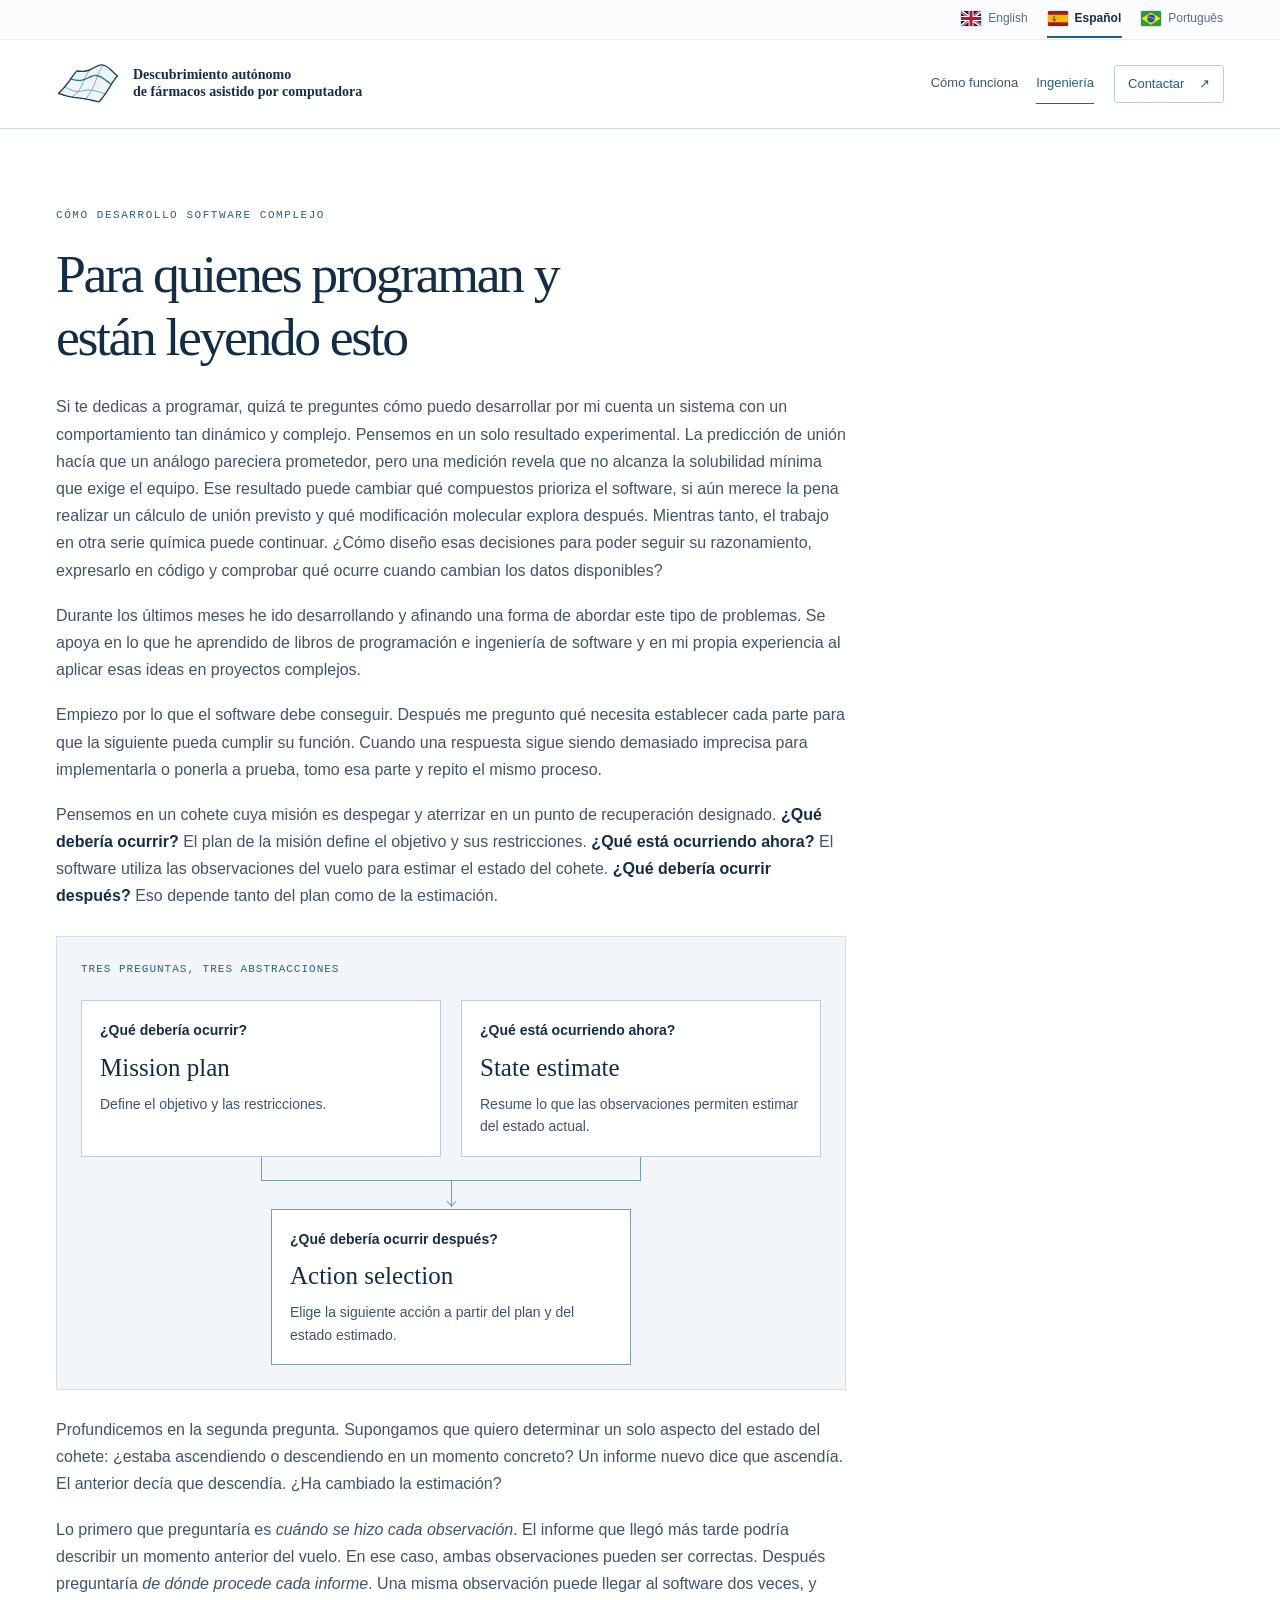
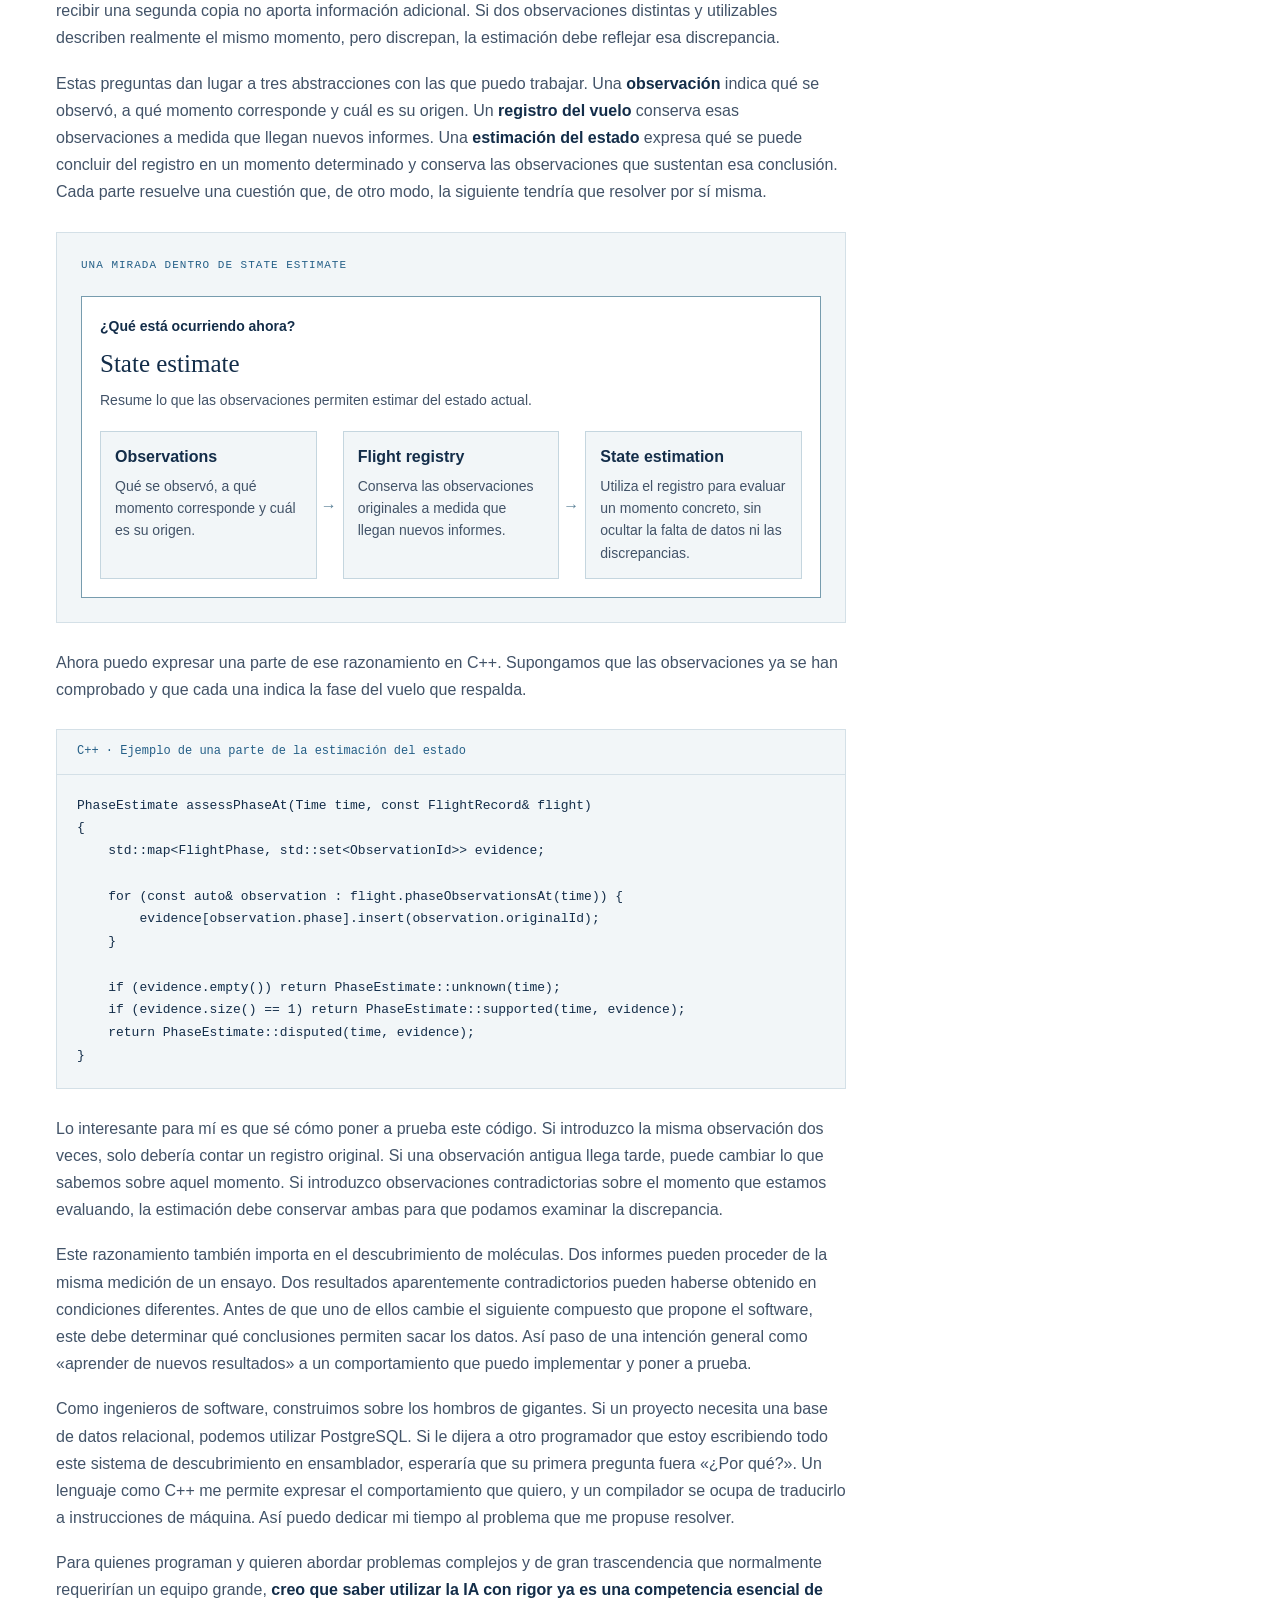
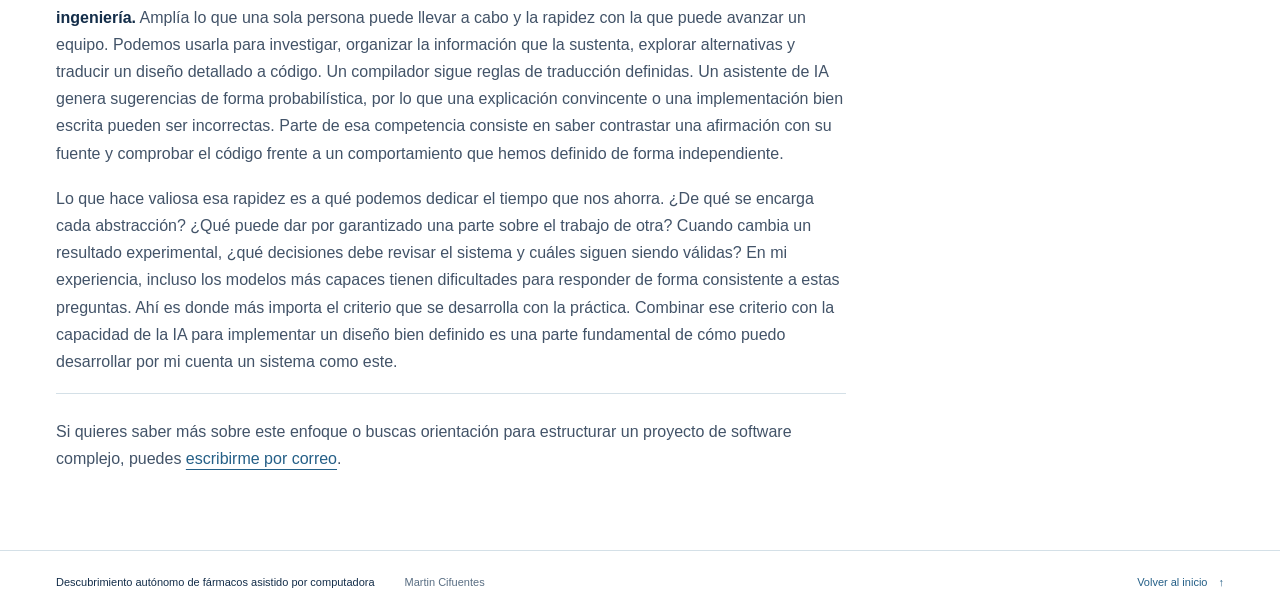
<file: engineering/es/index.html>
<!doctype html>
<html lang="es" prefix="og: https://ogp.me/ns#">
<head>
  <meta charset="utf-8">
  <meta name="viewport" content="width=device-width, initial-scale=1">
  <meta name="theme-color" content="#132d49">
  <meta name="description" content="Cómo organizo software científico complejo, conecto el diseño con la implementación y utilizo IA con verificación independiente.">
  <title>Ingeniería de ACADD — Martin Cifuentes</title>
  <!-- Los metadatos para compartir son estáticos para que los rastreadores no necesiten JavaScript.
       Al cambiar de alojamiento, ejecutar: node scripts/set-site-url.mjs https://your-host/your-project/ -->
  <link rel="canonical" href="https://martin1cifuentes.github.io/accessible-computational-drug-discovery/engineering/es/">
  <link rel="alternate" hreflang="en" href="https://martin1cifuentes.github.io/accessible-computational-drug-discovery/engineering/">
  <link rel="alternate" hreflang="es" href="https://martin1cifuentes.github.io/accessible-computational-drug-discovery/engineering/es/">
  <link rel="alternate" hreflang="pt-BR" href="https://martin1cifuentes.github.io/accessible-computational-drug-discovery/engineering/pt-br/">
  <link rel="alternate" hreflang="x-default" href="https://martin1cifuentes.github.io/accessible-computational-drug-discovery/engineering/">
  <meta property="og:locale" content="es_ES">
  <meta property="og:locale:alternate" content="en_GB">
  <meta property="og:locale:alternate" content="pt_BR">
  <meta property="og:type" content="website">
  <meta property="og:site_name" content="Descubrimiento autónomo de fármacos asistido por computadora">
  <meta property="og:title" content="Ingeniería de ACADD — Martin Cifuentes">
  <meta property="og:description" content="Cómo organizo software científico complejo, conecto el diseño con la implementación y utilizo IA con verificación independiente.">
  <meta property="og:url" content="https://martin1cifuentes.github.io/accessible-computational-drug-discovery/engineering/es/">
  <meta property="og:image" content="https://martin1cifuentes.github.io/accessible-computational-drug-discovery/assets/autonomous-discovery-es.jpg">
  <meta property="og:image:type" content="image/jpeg">
  <meta property="og:image:width" content="1200">
  <meta property="og:image:height" content="630">
  <meta property="og:image:alt" content="Descubrimiento autónomo de fármacos asistido por computadora, de Martin Cifuentes. Interpretar resultados, aprender relaciones y elegir un estudio. Núcleo de razonamiento científico implementado y en fase de verificación.">
  <meta name="twitter:card" content="summary_large_image">
  <meta name="twitter:title" content="Ingeniería de ACADD — Martin Cifuentes">
  <meta name="twitter:description" content="Cómo organizo software científico complejo, conecto el diseño con la implementación y utilizo IA con verificación independiente.">
  <meta name="twitter:image" content="https://martin1cifuentes.github.io/accessible-computational-drug-discovery/assets/autonomous-discovery-es.jpg">
  <meta name="twitter:image:alt" content="Descubrimiento autónomo de fármacos asistido por computadora, de Martin Cifuentes. Interpretar resultados, aprender relaciones y elegir un estudio. Núcleo de razonamiento científico implementado y en fase de verificación.">
  <link rel="icon" href="../../assets/favicon.svg?v=20261125" type="image/svg+xml">
  <link rel="stylesheet" href="../../styles.css?v=20261125">
  <link rel="stylesheet" href="../../acadd-page.css?v=20261125">
  <link rel="stylesheet" href="../../programmers.css?v=20261125">
  <script src="../../site.js?v=20261125" defer></script>
</head>
<body class="acadd-engineering">
  <a class="skip-link" href="#main">Saltar al contenido</a>
  <header class="site-header" id="top">
    <div class="language-bar">
      <nav class="container language-switcher" aria-label="Idioma del sitio web">
        <a href="../" hreflang="en" lang="en" aria-label="English"><img src="../../assets/flags/gb.svg" width="20" height="15" alt="" aria-hidden="true"><span>English</span></a>
        <a href="../es/" hreflang="es" lang="es" aria-label="Español" aria-current="page"><img src="../../assets/flags/es.svg" width="20" height="15" alt="" aria-hidden="true"><span>Español</span></a>
        <a href="../pt-br/" hreflang="pt-BR" lang="pt-BR" aria-label="Português (Brasil)"><img src="../../assets/flags/br.svg" width="20" height="15" alt="" aria-hidden="true"><span>Português</span></a>
      </nav>
    </div>
    <div class="container header-inner">
      <a class="brand" href="../../es/#top" aria-label="Descubrimiento autónomo de fármacos asistido por computadora, inicio">
        <img class="brand-mark" src="../../assets/chemical-landscape.svg?v=20261115-landscape-modern" width="64" height="46" alt="" aria-hidden="true">
        <span>Descubrimiento autónomo<br>de fármacos asistido por computadora</span>
      </a>
      <nav class="main-nav" aria-label="Navegación principal">
        <a href="../../es/#workflow">Cómo funciona</a><a href="#programmers">Ingeniería</a>
      </nav>
      <a class="header-contact" href="../../es/#contact">Contactar <span aria-hidden="true">↗</span></a>
    </div>
  </header>

  <main id="main" class="container engineering-main">
    <div id="programmers">
      <article class="programmers-section" id="for-programmers" aria-labelledby="programmers-title">
          <header class="programmers-heading">
            <p class="eyebrow">Cómo desarrollo software complejo</p>
            <h1 id="programmers-title">Para quienes programan y están leyendo esto</h1>
          </header>
          <div class="prose programmers-prose">
            <p>Si te dedicas a programar, quizá te preguntes cómo puedo desarrollar por mi cuenta un sistema con un comportamiento tan dinámico y complejo. Pensemos en un solo resultado experimental. La predicción de unión hacía que un análogo pareciera prometedor, pero una medición revela que no alcanza la solubilidad mínima que exige el equipo. Ese resultado puede cambiar qué compuestos prioriza el software, si aún merece la pena realizar un cálculo de unión previsto y qué modificación molecular explora después. Mientras tanto, el trabajo en otra serie química puede continuar. ¿Cómo diseño esas decisiones para poder seguir su razonamiento, expresarlo en código y comprobar qué ocurre cuando cambian los datos disponibles?</p>
            <p>Durante los últimos meses he ido desarrollando y afinando una forma de abordar este tipo de problemas. Se apoya en lo que he aprendido de libros de programación e ingeniería de software y en mi propia experiencia al aplicar esas ideas en proyectos complejos.</p>
            <p>Empiezo por lo que el software debe conseguir. Después me pregunto qué necesita establecer cada parte para que la siguiente pueda cumplir su función. Cuando una respuesta sigue siendo demasiado imprecisa para implementarla o ponerla a prueba, tomo esa parte y repito el mismo proceso.</p>
            <p>Pensemos en un cohete cuya misión es despegar y aterrizar en un punto de recuperación designado. <strong>¿Qué debería ocurrir?</strong> El plan de la misión define el objetivo y sus restricciones. <strong>¿Qué está ocurriendo ahora?</strong> El software utiliza las observaciones del vuelo para estimar el estado del cohete. <strong>¿Qué debería ocurrir después?</strong> Eso depende tanto del plan como de la estimación.</p>
            <figure class="rocket-figure" id="rocket-abstractions" aria-labelledby="rocket-caption">
              <figcaption id="rocket-caption">Tres preguntas, tres abstracciones</figcaption>
              <div class="rocket-inputs">
                <div class="rocket-node">
                  <p class="rocket-question">¿Qué debería ocurrir?</p>
                  <h4 lang="en">Mission plan</h4>
                  <p>Define el objetivo y las restricciones.</p>
                </div>
                <div class="rocket-node">
                  <p class="rocket-question">¿Qué está ocurriendo ahora?</p>
                  <h4 lang="en">State estimate</h4>
                  <p>Resume lo que las observaciones permiten estimar del estado actual.</p>
                </div>
              </div>
              <div class="rocket-connector" aria-hidden="true"></div>
              <div class="rocket-node rocket-action">
                <p class="rocket-question">¿Qué debería ocurrir después?</p>
                <h4 lang="en">Action selection</h4>
                <p>Elige la siguiente acción a partir del plan y del estado estimado.</p>
              </div>
            </figure>
            <p>Profundicemos en la segunda pregunta. Supongamos que quiero determinar un solo aspecto del estado del cohete: ¿estaba ascendiendo o descendiendo en un momento concreto? Un informe nuevo dice que ascendía. El anterior decía que descendía. ¿Ha cambiado la estimación?</p>
            <p>Lo primero que preguntaría es <em>cuándo se hizo cada observación</em>. El informe que llegó más tarde podría describir un momento anterior del vuelo. En ese caso, ambas observaciones pueden ser correctas. Después preguntaría <em>de dónde procede cada informe</em>. Una misma observación puede llegar al software dos veces, y recibir una segunda copia no aporta información adicional. Si dos observaciones distintas y utilizables describen realmente el mismo momento, pero discrepan, la estimación debe reflejar esa discrepancia.</p>
            <p>Estas preguntas dan lugar a tres abstracciones con las que puedo trabajar. Una <strong>observación</strong> indica qué se observó, a qué momento corresponde y cuál es su origen. Un <strong>registro del vuelo</strong> conserva esas observaciones a medida que llegan nuevos informes. Una <strong>estimación del estado</strong> expresa qué se puede concluir del registro en un momento determinado y conserva las observaciones que sustentan esa conclusión. Cada parte resuelve una cuestión que, de otro modo, la siguiente tendría que resolver por sí misma.</p>
            <figure class="rocket-figure rocket-inside" id="rocket-abstractions-expanded" aria-labelledby="rocket-expanded-caption">
              <figcaption id="rocket-expanded-caption">Una mirada dentro de State estimate</figcaption>
              <div class="rocket-node rocket-enclosing">
                <p class="rocket-question">¿Qué está ocurriendo ahora?</p>
                <h4 lang="en">State estimate</h4>
                <p>Resume lo que las observaciones permiten estimar del estado actual.</p>
                <ol class="rocket-parts">
                  <li><h5 lang="en">Observations</h5><p>Qué se observó, a qué momento corresponde y cuál es su origen.</p></li>
                  <li><h5 lang="en">Flight registry</h5><p>Conserva las observaciones originales a medida que llegan nuevos informes.</p></li>
                  <li><h5 lang="en">State estimation</h5><p>Utiliza el registro para evaluar un momento concreto, sin ocultar la falta de datos ni las discrepancias.</p></li>
                </ol>
              </div>
            </figure>
            <p>Ahora puedo expresar una parte de ese razonamiento en C++. Supongamos que las observaciones ya se han comprobado y que cada una indica la fase del vuelo que respalda.</p>
            <figure class="programmers-code">
              <figcaption id="programmers-code-caption">C++ · Ejemplo de una parte de la estimación del estado</figcaption>
              <pre tabindex="0" role="region" aria-labelledby="programmers-code-caption"><code class="language-cpp">PhaseEstimate assessPhaseAt(Time time, const FlightRecord&amp; flight)
{
    std::map&lt;FlightPhase, std::set&lt;ObservationId&gt;&gt; evidence;

    for (const auto&amp; observation : flight.phaseObservationsAt(time)) {
        evidence[observation.phase].insert(observation.originalId);
    }

    if (evidence.empty()) return PhaseEstimate::unknown(time);
    if (evidence.size() == 1) return PhaseEstimate::supported(time, evidence);
    return PhaseEstimate::disputed(time, evidence);
}</code></pre>
            </figure>
            <p>Lo interesante para mí es que sé cómo poner a prueba este código. Si introduzco la misma observación dos veces, solo debería contar un registro original. Si una observación antigua llega tarde, puede cambiar lo que sabemos sobre aquel momento. Si introduzco observaciones contradictorias sobre el momento que estamos evaluando, la estimación debe conservar ambas para que podamos examinar la discrepancia.</p>
            <p>Este razonamiento también importa en el descubrimiento de moléculas. Dos informes pueden proceder de la misma medición de un ensayo. Dos resultados aparentemente contradictorios pueden haberse obtenido en condiciones diferentes. Antes de que uno de ellos cambie el siguiente compuesto que propone el software, este debe determinar qué conclusiones permiten sacar los datos. Así paso de una intención general como «aprender de nuevos resultados» a un comportamiento que puedo implementar y poner a prueba.</p>
            <p>Como ingenieros de software, construimos sobre los hombros de gigantes. Si un proyecto necesita una base de datos relacional, podemos utilizar PostgreSQL. Si le dijera a otro programador que estoy escribiendo todo este sistema de descubrimiento en ensamblador, esperaría que su primera pregunta fuera «¿Por qué?». Un lenguaje como C++ me permite expresar el comportamiento que quiero, y un compilador se ocupa de traducirlo a instrucciones de máquina. Así puedo dedicar mi tiempo al problema que me propuse resolver.</p>
            <p>Para quienes programan y quieren abordar problemas complejos y de gran trascendencia que normalmente requerirían un equipo grande, <strong>creo que saber utilizar la IA con rigor ya es una competencia esencial de ingeniería.</strong> Amplía lo que una sola persona puede llevar a cabo y la rapidez con la que puede avanzar un equipo. Podemos usarla para investigar, organizar la información que la sustenta, explorar alternativas y traducir un diseño detallado a código. Un compilador sigue reglas de traducción definidas. Un asistente de IA genera sugerencias de forma probabilística, por lo que una explicación convincente o una implementación bien escrita pueden ser incorrectas. Parte de esa competencia consiste en saber contrastar una afirmación con su fuente y comprobar el código frente a un comportamiento que hemos definido de forma independiente.</p>
            <p>Lo que hace valiosa esa rapidez es a qué podemos dedicar el tiempo que nos ahorra. ¿De qué se encarga cada abstracción? ¿Qué puede dar por garantizado una parte sobre el trabajo de otra? Cuando cambia un resultado experimental, ¿qué decisiones debe revisar el sistema y cuáles siguen siendo válidas? En mi experiencia, incluso los modelos más capaces tienen dificultades para responder de forma consistente a estas preguntas. Ahí es donde más importa el criterio que se desarrolla con la práctica. Combinar ese criterio con la capacidad de la IA para implementar un diseño bien definido es una parte fundamental de cómo puedo desarrollar por mi cuenta un sistema como este.</p>
            <p class="programmers-contact">Si quieres saber más sobre este enfoque o buscas orientación para estructurar un proyecto de software complejo, puedes <a href="mailto:martincifuentesgomez1@gmail.com">escribirme por correo</a>.</p>
          </div>
        </article>
    </div>
  </main>

  <footer class="site-footer"><div class="container footer-inner"><span>Descubrimiento autónomo de fármacos asistido por computadora</span><span>Martin Cifuentes</span><a href="#top">Volver al inicio <span aria-hidden="true">↑</span></a></div></footer>
</body>
</html>
</file>
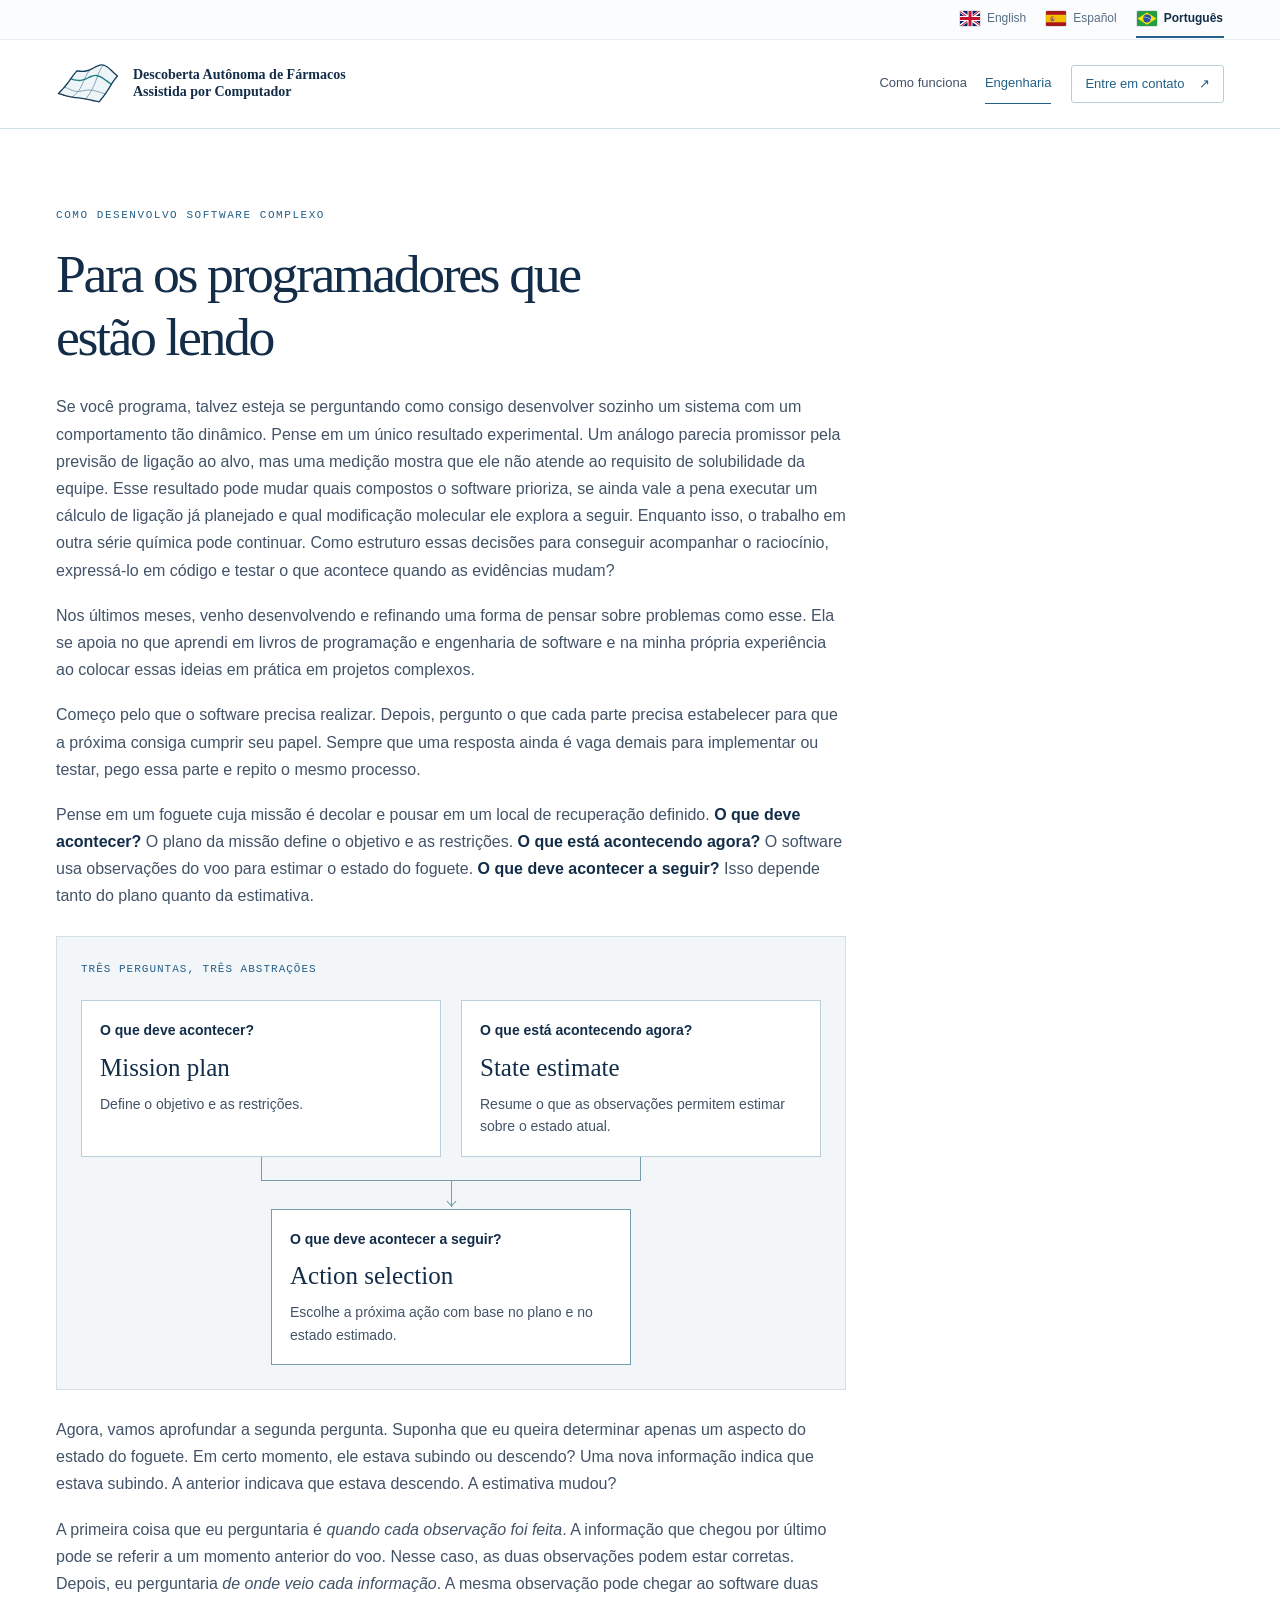
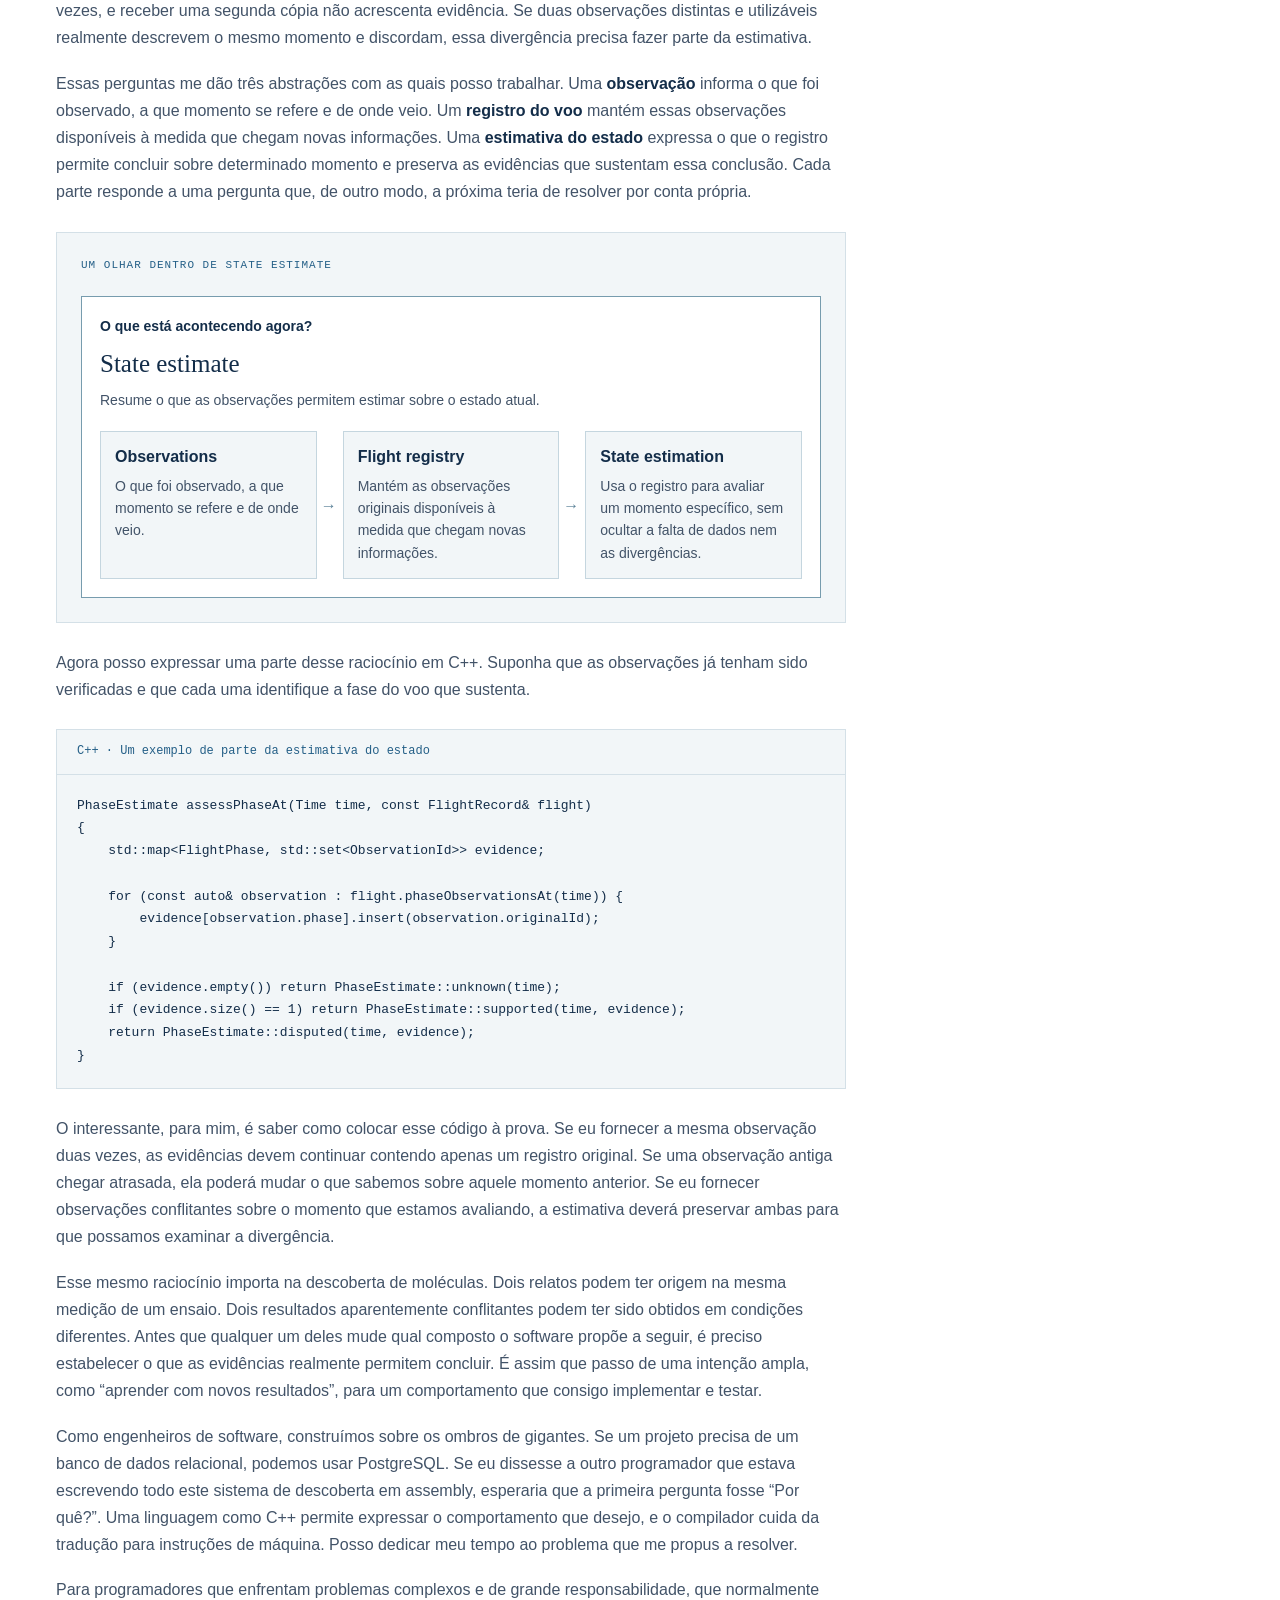
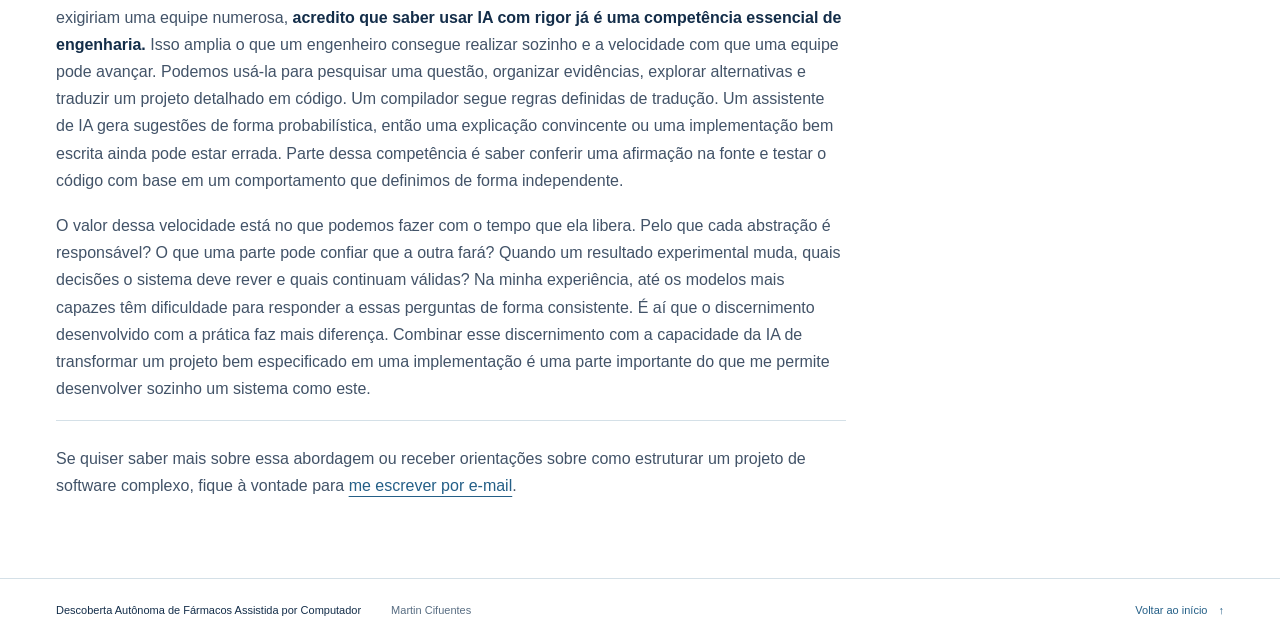
<file: engineering/pt-br/index.html>
<!doctype html>
<html lang="pt-BR" prefix="og: https://ogp.me/ns#">
<head>
  <meta charset="utf-8">
  <meta name="viewport" content="width=device-width, initial-scale=1">
  <meta name="theme-color" content="#132d49">
  <meta name="description" content="Como estruturo software científico complexo, conecto o projeto à implementação e uso IA com verificação independente.">
  <title>Engenharia do ACADD — Martin Cifuentes</title>
  <!-- Sharing metadata is static so crawlers do not need JavaScript.
       When moving hosts, run: node scripts/set-site-url.mjs https://your-host/your-project/ -->
  <link rel="canonical" href="https://martin1cifuentes.github.io/accessible-computational-drug-discovery/engineering/pt-br/">
  <link rel="alternate" hreflang="en" href="https://martin1cifuentes.github.io/accessible-computational-drug-discovery/engineering/">
  <link rel="alternate" hreflang="es" href="https://martin1cifuentes.github.io/accessible-computational-drug-discovery/engineering/es/">
  <link rel="alternate" hreflang="pt-BR" href="https://martin1cifuentes.github.io/accessible-computational-drug-discovery/engineering/pt-br/">
  <link rel="alternate" hreflang="x-default" href="https://martin1cifuentes.github.io/accessible-computational-drug-discovery/engineering/">
  <meta property="og:locale" content="pt_BR">
  <meta property="og:locale:alternate" content="es_ES">
  <meta property="og:locale:alternate" content="en_GB">
  <meta property="og:type" content="website">
  <meta property="og:site_name" content="Descoberta Autônoma de Fármacos Assistida por Computador">
  <meta property="og:title" content="Engenharia do ACADD — Martin Cifuentes">
  <meta property="og:description" content="Como estruturo software científico complexo, conecto o projeto à implementação e uso IA com verificação independente.">
  <meta property="og:url" content="https://martin1cifuentes.github.io/accessible-computational-drug-discovery/engineering/pt-br/">
  <meta property="og:image" content="https://martin1cifuentes.github.io/accessible-computational-drug-discovery/assets/autonomous-discovery-pt-br.jpg">
  <meta property="og:image:type" content="image/jpeg">
  <meta property="og:image:width" content="1200">
  <meta property="og:image:height" content="630">
  <meta property="og:image:alt" content="Descoberta Autônoma de Fármacos Assistida por Computador, por Martin Cifuentes. Interpretar resultados, aprender relações e escolher uma investigação. Núcleo de raciocínio científico implementado, em fase de verificação.">
  <meta name="twitter:card" content="summary_large_image">
  <meta name="twitter:title" content="Engenharia do ACADD — Martin Cifuentes">
  <meta name="twitter:description" content="Como estruturo software científico complexo, conecto o projeto à implementação e uso IA com verificação independente.">
  <meta name="twitter:image" content="https://martin1cifuentes.github.io/accessible-computational-drug-discovery/assets/autonomous-discovery-pt-br.jpg">
  <meta name="twitter:image:alt" content="Descoberta Autônoma de Fármacos Assistida por Computador, por Martin Cifuentes. Interpretar resultados, aprender relações e escolher uma investigação. Núcleo de raciocínio científico implementado, em fase de verificação.">
  <link rel="icon" href="../../assets/favicon.svg?v=20261125" type="image/svg+xml">
  <link rel="stylesheet" href="../../styles.css?v=20261125">
  <link rel="stylesheet" href="../../acadd-page.css?v=20261125">
  <link rel="stylesheet" href="../../programmers.css?v=20261125">
  <script src="../../site.js?v=20261125" defer></script>
</head>
<body class="acadd-engineering">
  <a class="skip-link" href="#main">Ir para o conteúdo</a>
  <header class="site-header" id="top">
    <div class="language-bar">
      <nav class="container language-switcher" aria-label="Idioma do site">
        <a href="../" hreflang="en" lang="en" aria-label="English"><img src="../../assets/flags/gb.svg" width="20" height="15" alt="" aria-hidden="true"><span>English</span></a>
        <a href="../es/" hreflang="es" lang="es" aria-label="Español"><img src="../../assets/flags/es.svg" width="20" height="15" alt="" aria-hidden="true"><span>Español</span></a>
        <a href="../pt-br/" hreflang="pt-BR" lang="pt-BR" aria-label="Português (Brasil)" aria-current="page"><img src="../../assets/flags/br.svg" width="20" height="15" alt="" aria-hidden="true"><span>Português</span></a>
      </nav>
    </div>
    <div class="container header-inner">
      <a class="brand" href="../../pt-br/#top" aria-label="Descoberta Autônoma de Fármacos Assistida por Computador, início">
        <img class="brand-mark" src="../../assets/chemical-landscape.svg?v=20261115-landscape-modern" width="64" height="46" alt="" aria-hidden="true">
        <span>Descoberta Autônoma de Fármacos<br>Assistida por Computador</span>
      </a>
      <nav class="main-nav" aria-label="Navegação principal">
        <a href="../../pt-br/#workflow">Como funciona</a><a href="#programmers">Engenharia</a>
      </nav>
      <a class="header-contact" href="../../pt-br/#contact">Entre em contato <span aria-hidden="true">↗</span></a>
    </div>
  </header>

  <main id="main" class="container engineering-main">
    <div id="programmers">
      <article class="programmers-section" id="for-programmers" aria-labelledby="programmers-title">
          <header class="programmers-heading">
            <p class="eyebrow">Como desenvolvo software complexo</p>
            <h1 id="programmers-title">Para os programadores que estão lendo</h1>
          </header>
          <div class="prose programmers-prose">
            <p>Se você programa, talvez esteja se perguntando como consigo desenvolver sozinho um sistema com um comportamento tão dinâmico. Pense em um único resultado experimental. Um análogo parecia promissor pela previsão de ligação ao alvo, mas uma medição mostra que ele não atende ao requisito de solubilidade da equipe. Esse resultado pode mudar quais compostos o software prioriza, se ainda vale a pena executar um cálculo de ligação já planejado e qual modificação molecular ele explora a seguir. Enquanto isso, o trabalho em outra série química pode continuar. Como estruturo essas decisões para conseguir acompanhar o raciocínio, expressá-lo em código e testar o que acontece quando as evidências mudam?</p>
            <p>Nos últimos meses, venho desenvolvendo e refinando uma forma de pensar sobre problemas como esse. Ela se apoia no que aprendi em livros de programação e engenharia de software e na minha própria experiência ao colocar essas ideias em prática em projetos complexos.</p>
            <p>Começo pelo que o software precisa realizar. Depois, pergunto o que cada parte precisa estabelecer para que a próxima consiga cumprir seu papel. Sempre que uma resposta ainda é vaga demais para implementar ou testar, pego essa parte e repito o mesmo processo.</p>
            <p>Pense em um foguete cuja missão é decolar e pousar em um local de recuperação definido. <strong>O que deve acontecer?</strong> O plano da missão define o objetivo e as restrições. <strong>O que está acontecendo agora?</strong> O software usa observações do voo para estimar o estado do foguete. <strong>O que deve acontecer a seguir?</strong> Isso depende tanto do plano quanto da estimativa.</p>
            <figure class="rocket-figure" id="rocket-abstractions" aria-labelledby="rocket-caption">
              <figcaption id="rocket-caption">Três perguntas, três abstrações</figcaption>
              <div class="rocket-inputs">
                <div class="rocket-node">
                  <p class="rocket-question">O que deve acontecer?</p>
                  <h4 lang="en">Mission plan</h4>
                  <p>Define o objetivo e as restrições.</p>
                </div>
                <div class="rocket-node">
                  <p class="rocket-question">O que está acontecendo agora?</p>
                  <h4 lang="en">State estimate</h4>
                  <p>Resume o que as observações permitem estimar sobre o estado atual.</p>
                </div>
              </div>
              <div class="rocket-connector" aria-hidden="true"></div>
              <div class="rocket-node rocket-action">
                <p class="rocket-question">O que deve acontecer a seguir?</p>
                <h4 lang="en">Action selection</h4>
                <p>Escolhe a próxima ação com base no plano e no estado estimado.</p>
              </div>
            </figure>
            <p>Agora, vamos aprofundar a segunda pergunta. Suponha que eu queira determinar apenas um aspecto do estado do foguete. Em certo momento, ele estava subindo ou descendo? Uma nova informação indica que estava subindo. A anterior indicava que estava descendo. A estimativa mudou?</p>
            <p>A primeira coisa que eu perguntaria é <em>quando cada observação foi feita</em>. A informação que chegou por último pode se referir a um momento anterior do voo. Nesse caso, as duas observações podem estar corretas. Depois, eu perguntaria <em>de onde veio cada informação</em>. A mesma observação pode chegar ao software duas vezes, e receber uma segunda cópia não acrescenta evidência. Se duas observações distintas e utilizáveis realmente descrevem o mesmo momento e discordam, essa divergência precisa fazer parte da estimativa.</p>
            <p>Essas perguntas me dão três abstrações com as quais posso trabalhar. Uma <strong>observação</strong> informa o que foi observado, a que momento se refere e de onde veio. Um <strong>registro do voo</strong> mantém essas observações disponíveis à medida que chegam novas informações. Uma <strong>estimativa do estado</strong> expressa o que o registro permite concluir sobre determinado momento e preserva as evidências que sustentam essa conclusão. Cada parte responde a uma pergunta que, de outro modo, a próxima teria de resolver por conta própria.</p>
            <figure class="rocket-figure rocket-inside" id="rocket-abstractions-expanded" aria-labelledby="rocket-expanded-caption">
              <figcaption id="rocket-expanded-caption">Um olhar dentro de State estimate</figcaption>
              <div class="rocket-node rocket-enclosing">
                <p class="rocket-question">O que está acontecendo agora?</p>
                <h4 lang="en">State estimate</h4>
                <p>Resume o que as observações permitem estimar sobre o estado atual.</p>
                <ol class="rocket-parts">
                  <li><h5 lang="en">Observations</h5><p>O que foi observado, a que momento se refere e de onde veio.</p></li>
                  <li><h5 lang="en">Flight registry</h5><p>Mantém as observações originais disponíveis à medida que chegam novas informações.</p></li>
                  <li><h5 lang="en">State estimation</h5><p>Usa o registro para avaliar um momento específico, sem ocultar a falta de dados nem as divergências.</p></li>
                </ol>
              </div>
            </figure>
            <p>Agora posso expressar uma parte desse raciocínio em C++. Suponha que as observações já tenham sido verificadas e que cada uma identifique a fase do voo que sustenta.</p>
            <figure class="programmers-code">
              <figcaption id="programmers-code-caption">C++ · Um exemplo de parte da estimativa do estado</figcaption>
              <pre tabindex="0" role="region" aria-labelledby="programmers-code-caption"><code class="language-cpp">PhaseEstimate assessPhaseAt(Time time, const FlightRecord&amp; flight)
{
    std::map&lt;FlightPhase, std::set&lt;ObservationId&gt;&gt; evidence;

    for (const auto&amp; observation : flight.phaseObservationsAt(time)) {
        evidence[observation.phase].insert(observation.originalId);
    }

    if (evidence.empty()) return PhaseEstimate::unknown(time);
    if (evidence.size() == 1) return PhaseEstimate::supported(time, evidence);
    return PhaseEstimate::disputed(time, evidence);
}</code></pre>
            </figure>
            <p>O interessante, para mim, é saber como colocar esse código à prova. Se eu fornecer a mesma observação duas vezes, as evidências devem continuar contendo apenas um registro original. Se uma observação antiga chegar atrasada, ela poderá mudar o que sabemos sobre aquele momento anterior. Se eu fornecer observações conflitantes sobre o momento que estamos avaliando, a estimativa deverá preservar ambas para que possamos examinar a divergência.</p>
            <p>Esse mesmo raciocínio importa na descoberta de moléculas. Dois relatos podem ter origem na mesma medição de um ensaio. Dois resultados aparentemente conflitantes podem ter sido obtidos em condições diferentes. Antes que qualquer um deles mude qual composto o software propõe a seguir, é preciso estabelecer o que as evidências realmente permitem concluir. É assim que passo de uma intenção ampla, como “aprender com novos resultados”, para um comportamento que consigo implementar e testar.</p>
            <p>Como engenheiros de software, construímos sobre os ombros de gigantes. Se um projeto precisa de um banco de dados relacional, podemos usar PostgreSQL. Se eu dissesse a outro programador que estava escrevendo todo este sistema de descoberta em assembly, esperaria que a primeira pergunta fosse “Por quê?”. Uma linguagem como C++ permite expressar o comportamento que desejo, e o compilador cuida da tradução para instruções de máquina. Posso dedicar meu tempo ao problema que me propus a resolver.</p>
            <p>Para programadores que enfrentam problemas complexos e de grande responsabilidade, que normalmente exigiriam uma equipe numerosa, <strong>acredito que saber usar IA com rigor já é uma competência essencial de engenharia.</strong> Isso amplia o que um engenheiro consegue realizar sozinho e a velocidade com que uma equipe pode avançar. Podemos usá-la para pesquisar uma questão, organizar evidências, explorar alternativas e traduzir um projeto detalhado em código. Um compilador segue regras definidas de tradução. Um assistente de IA gera sugestões de forma probabilística, então uma explicação convincente ou uma implementação bem escrita ainda pode estar errada. Parte dessa competência é saber conferir uma afirmação na fonte e testar o código com base em um comportamento que definimos de forma independente.</p>
            <p>O valor dessa velocidade está no que podemos fazer com o tempo que ela libera. Pelo que cada abstração é responsável? O que uma parte pode confiar que a outra fará? Quando um resultado experimental muda, quais decisões o sistema deve rever e quais continuam válidas? Na minha experiência, até os modelos mais capazes têm dificuldade para responder a essas perguntas de forma consistente. É aí que o discernimento desenvolvido com a prática faz mais diferença. Combinar esse discernimento com a capacidade da IA de transformar um projeto bem especificado em uma implementação é uma parte importante do que me permite desenvolver sozinho um sistema como este.</p>
            <p class="programmers-contact">Se quiser saber mais sobre essa abordagem ou receber orientações sobre como estruturar um projeto de software complexo, fique à vontade para <a href="mailto:martincifuentesgomez1@gmail.com">me escrever por e-mail</a>.</p>
          </div>
        </article>
    </div>
  </main>

  <footer class="site-footer"><div class="container footer-inner"><span>Descoberta Autônoma de Fármacos Assistida por Computador</span><span>Martin Cifuentes</span><a href="#top">Voltar ao início <span aria-hidden="true">↑</span></a></div></footer>
</body>
</html>
</file>
<file: styles.css>
:root{--ink:#132d49;--text:#425368;--muted:#596e83;--accent:#245f87;--teal:#27736e;--line:#d4e0e7;--soft:#f2f6f8;--paper:#fff;--serif:Georgia,'Times New Roman',serif;--sans:'Segoe UI',Arial,sans-serif;--mono:Consolas,'Courier New',monospace}
*{box-sizing:border-box}html{scroll-behavior:smooth;scroll-padding-top:105px}body{margin:0;background:var(--paper);color:var(--text);font-family:var(--sans);font-size:16px;line-height:1.7;-webkit-font-smoothing:antialiased}::selection{background:#d7e8ee;color:var(--ink)}a{color:var(--accent);text-underline-offset:5px;text-decoration-thickness:1px}a:hover{color:var(--ink)}a:focus-visible{outline:2px solid var(--accent);outline-offset:5px;border-radius:1px}h1,h2,h3,h4,p,figure,blockquote{margin:0}h1,h2,h3,h4{color:var(--ink)}h1,h2,h3{font-family:var(--serif);font-weight:500;line-height:1.18}h1{font-size:clamp(40px,4.2vw,58px);letter-spacing:-2.4px;max-width:1000px}h2{font-size:36px;letter-spacing:-1.1px}h3{font-size:27px;letter-spacing:-.55px}h4{font-size:16px;line-height:1.4}strong{font-weight:600;color:var(--ink)}.container{width:calc(100% - 112px);max-width:1180px;margin-inline:auto}.skip-link{position:fixed;z-index:10;top:12px;left:12px;padding:10px 18px;background:var(--ink);color:white;transform:translateY(-160%)}.skip-link:focus{transform:translateY(0);color:white}.site-header{position:sticky;top:0;z-index:5;background:var(--paper);border-bottom:1px solid var(--line)}.header-inner{min-height:88px;display:flex;align-items:center;gap:28px}.brand{display:flex;align-items:center;gap:13px;text-decoration:none;flex-shrink:0;color:var(--ink);font-family:var(--serif);font-size:15px;font-weight:bold;line-height:1.2}.brand-mark{display:block;width:64px;height:46px;object-fit:contain;flex:0 0 auto}.main-nav{display:flex;gap:24px;margin-left:auto;align-items:center}.main-nav a{font-size:13px;text-decoration:none;color:var(--text);padding:8px 0;border-bottom:1px solid transparent;white-space:nowrap}.main-nav a:hover,.main-nav a[aria-current]{color:var(--accent);border-bottom-color:var(--accent)}.header-contact{border:1px solid #b9ceda;border-radius:3px;padding:7px 13px;text-decoration:none;font-size:13px;white-space:nowrap}.header-contact span{padding-left:11px}.eyebrow{font-family:var(--mono);font-size:11px;letter-spacing:1.55px;text-transform:uppercase;color:var(--accent);line-height:1.6}.hero{padding-block:40px 0}.hero>.eyebrow{margin-bottom:18px}.hero-grid{display:grid;grid-template-columns:1.28fr 1fr;gap:80px;margin-top:29px}.hero-intro{font-family:var(--serif);font-size:24px;line-height:1.5;color:#354e67;max-width:650px;letter-spacing:-.2px}.hero-context{border-left:1px solid var(--line);padding-left:30px;font-size:13px;line-height:1.7}.hero-context p+p{margin-top:13px}.hero-actions{display:flex;align-items:center;gap:26px;margin-top:28px;flex-wrap:wrap}.button{display:inline-flex;gap:24px;align-items:center;padding:10px 17px;border:1px solid var(--ink);border-radius:3px;text-decoration:none;font-size:13px;font-weight:500}.button-primary{background:var(--ink);color:white}.button-primary:hover{background:#244664;color:white}.text-link{font-size:13px;font-weight:600;text-decoration:none;display:inline-flex;align-items:center;gap:16px}.text-link:hover{text-decoration:underline}.hero-status{display:flex;gap:13px;align-items:center;padding:18px 0;margin-top:28px;border-top:1px solid var(--line);font-size:12px;line-height:1.65}.hero-status p{flex:1}.hero-status strong{font-weight:500}.hero-status a{font-size:12px;text-decoration:none;white-space:nowrap;margin-left:20px}.status-dot{width:7px;height:7px;border-radius:50%;background:var(--teal);display:inline-block;flex-shrink:0}.section{padding:64px 0;border-top:1px solid var(--line);scroll-margin-top:12px}.editorial-grid{display:grid;grid-template-columns:290px minmax(0,1fr);gap:75px}.section-aside .eyebrow{margin-bottom:13px}.section-aside h2{max-width:290px}.aside-note{font-size:14px;line-height:1.75;color:var(--muted);margin-top:21px}.prose{max-width:760px}.prose p+p{margin-top:18px}.lead{font-size:18px;line-height:1.7;color:#30485f}.prose blockquote{margin-top:28px;padding:5px 0 5px 24px;border-left:2px solid #608eaa;font-family:var(--serif);font-size:21px;line-height:1.6;color:var(--ink)}.section-heading{display:flex;align-items:flex-end;justify-content:space-between;gap:32px;margin-bottom:25px}.section-heading .eyebrow{margin-bottom:12px}.margin-label{font-family:var(--mono);font-size:10px;letter-spacing:1.1px;line-height:1.7;text-transform:uppercase;color:var(--muted);text-align:right;max-width:250px}.section-intro{max-width:790px}.workflow-section{padding-bottom:32px}.workflow-figure{margin:35px 0 18px;padding:28px 0 22px;border-top:1px solid var(--line);border-bottom:1px solid var(--line)}.workflow-nodes{list-style:none;display:grid;grid-template-columns:repeat(5,minmax(0,1fr));gap:32px;padding:0;margin:0}.workflow-nodes li{position:relative}.workflow-nodes li:not(:last-child):after{content:'→';position:absolute;right:-26px;top:64px;color:var(--accent);font-size:23px;line-height:1}.workflow-nodes a{height:100%;min-height:167px;padding:15px 17px 18px;display:flex;flex-direction:column;text-decoration:none;border:1px solid #bfcfdc;border-radius:2px;background:#f7f9fa;transition:background .15s,border-color .15s}.workflow-nodes a:hover{background:#eef4f7;border-color:var(--accent)}.node-number{font-family:var(--mono);font-size:10px;letter-spacing:1.2px;color:var(--muted);margin-bottom:8px}.workflow-nodes strong{font-family:var(--serif);font-size:22px;font-weight:500;margin-bottom:8px;line-height:1.3}.workflow-nodes a>span:last-child{font-size:12px;line-height:1.5;color:var(--text)}.return-path{position:relative;margin:0 8.3%;height:35px;border:1px dashed #7698ad;border-top:0;border-radius:0 0 14px 14px;text-align:center}.return-path:before{content:'↑';position:absolute;left:-6px;top:-4px;color:var(--accent);line-height:1;background:white}.return-path span{position:relative;top:21px;background:white;padding:0 15px;font-size:11px;color:var(--muted)}figcaption{font-size:11px;line-height:1.6;color:var(--muted)}.workflow-figure figcaption{margin-top:24px}.figure-label{font-family:var(--mono);text-transform:uppercase;font-size:10px;letter-spacing:.6px;margin-right:11px;color:var(--accent)}.workflow-detail{display:grid;grid-template-columns:290px minmax(0,1fr);gap:75px;padding:37px 0;border-bottom:1px solid var(--line);scroll-margin-top:12px}.workflow-detail:last-child{border-bottom:0}.step-heading{display:flex;gap:16px;align-items:baseline}.step-index{font-family:var(--mono);font-size:12px;color:var(--accent);padding-top:5px}.step-heading h3{font-size:24px;line-height:1.3}.workflow-detail .prose{font-size:15px}.investigation-detail{padding:37px 0 40px;border-bottom:1px solid var(--line);scroll-margin-top:12px}.investigation-detail>.step-heading{margin-bottom:24px}.investigation-grid{display:grid;grid-template-columns:1.55fr 1fr;gap:75px}.investigation-grid>.prose{font-size:15px}.decision-figure{padding:23px 26px;background:var(--soft);border:1px solid var(--line);border-radius:2px;align-self:start}.decision-figure>.eyebrow{font-size:10px;text-align:center;margin-bottom:20px}.decision-nodes{list-style:none;margin:0;padding:0;display:flex;flex-direction:column;gap:26px}.decision-nodes li{position:relative;background:white;border:1px solid #c5d5df;padding:12px 10px;text-align:center;font-size:13px;color:var(--ink);line-height:1.45}.decision-nodes li:not(:last-child):after{content:'↓';position:absolute;top:calc(100% + 2px);left:calc(50% - 4px);font-size:17px;color:#62869a}.decision-nodes .selected-node{border-color:#5c939c;background:#f0f7f7;font-weight:600}.decision-criteria{display:block;color:var(--muted);font-size:12px;margin-top:4px}.decision-criteria span{margin-inline:6px}.decision-figure figcaption{margin-top:20px;font-size:10px}.technical-note{background:var(--soft);border-left:2px solid #608eaa;padding:18px 22px;margin-top:25px}.technical-note h4{font-family:var(--serif);font-size:18px;font-weight:500;margin-bottom:7px}.technical-note p{font-size:14px;line-height:1.7}.control-section{background:#f9fbfc}.control-modes{display:grid;grid-template-columns:repeat(3,minmax(0,1fr));margin:32px 0 31px;border-block:1px solid var(--line);padding:27px 0}.control-modes>div{padding:0 29px;border-left:1px solid var(--line)}.control-modes>div:first-child{padding-left:0;border-left:0}.control-modes>div:last-child{padding-right:0}.control-modes dt{font-family:var(--serif);font-size:25px;color:var(--ink);line-height:1.3}.control-modes dt span{font-family:var(--mono);font-size:11px;color:var(--accent);margin-right:10px;vertical-align:middle}.control-modes dd{margin:12px 0 0;font-size:14px;line-height:1.7}.control-notes .aside-note{margin-top:0}.control-notes .prose{font-size:15px}.current-label{display:flex;align-items:center;gap:9px;font-size:12px;color:#356760}.status-stages{list-style:none;display:grid;grid-template-columns:repeat(3,minmax(0,1fr));margin:38px 0 40px;padding:0;gap:0}.status-stages li{position:relative;padding:25px 28px 0 0;border-top:1px solid #b9cbd6}.stage-marker{position:absolute;top:-8px;left:0;background:white;border:1px solid #8ca6b7;width:15px;height:15px;border-radius:50%;color:white;font-size:10px;line-height:13px;text-align:center;box-shadow:0 0 0 6px white}.developed .stage-marker{background:var(--accent);border-color:var(--accent)}.in-progress .stage-marker{border-color:var(--teal);border-width:2px}.in-progress .stage-marker:after{content:'';position:absolute;inset:3px;background:var(--teal);border-radius:50%}.status-stages h3{font-size:21px;line-height:1.3;margin-bottom:6px}.status-stages p{font-size:13px;color:var(--muted)}.in-progress p{color:var(--teal)}.work-section{background:#fbfcfd}.project{display:grid;grid-template-columns:1.35fr 1fr;gap:43px;align-items:center;padding:14px 0 38px}.project+.project{padding-top:38px;border-top:1px solid var(--line);padding-bottom:0}.project-secondary{grid-template-columns:1fr 1.35fr;gap:48px}.project-visual{min-width:0;border:1px solid #c8d6df;background:white;padding:7px;border-radius:3px}.project-visual img{display:block;width:100%;height:auto;border-radius:1px}.image-placeholder{width:100%;min-width:0;overflow-wrap:anywhere;display:flex;flex-direction:column;justify-content:center;align-items:center;min-height:330px;aspect-ratio:16/10;background:#f0f4f6;text-align:center;padding:25px;border:1px dashed #c7d5de}.project-secondary .image-placeholder{min-height:245px}.placeholder-index{font-family:var(--mono);font-size:10px;letter-spacing:1px;text-transform:uppercase;color:var(--muted);margin-bottom:26px}.placeholder-name{font-family:var(--serif);font-size:28px;line-height:1.3;color:#5b7286}.placeholder-state{font-size:12px;color:var(--muted);margin-top:25px}.project-copy .eyebrow{font-size:10px}.project-copy h3{margin:10px 0 14px;font-size:28px}.project-copy{font-size:14px}.project-copy .lead{font-size:17px}.project-copy p+p{margin-top:14px}.pending-link{display:block;font-size:12px;color:var(--muted);margin-top:20px}.project-copy .text-link{margin-top:20px}.validation-section .section-aside>.text-link{margin-top:25px}.validation-section blockquote{font-size:20px}.about-section{background:var(--soft)}.about-section .prose{font-size:15px}.contact-links{display:flex;gap:30px;margin-top:26px;flex-wrap:wrap}.contact-links a{font-size:14px;text-decoration:none;display:flex;gap:15px;align-items:center}.contact-links a:hover{text-decoration:underline}.site-footer{border-top:1px solid var(--line);padding:22px 0}.footer-inner{display:flex;align-items:center;gap:30px;font-size:11px;color:var(--muted)}.footer-inner>span:first-child{color:var(--ink)}.footer-inner a{margin-left:auto;text-decoration:none}.footer-inner a span{margin-left:8px}
@media(min-width:1450px){.hero{padding-top:46px}.hero-grid{gap:95px}.hero-status{margin-top:30px}}
@media(max-width:1100px){.container{width:calc(100% - 72px)}.header-inner{gap:22px}.main-nav{gap:17px}.main-nav a{font-size:12px}.brand{font-size:13px}.brand-mark{width:60px;height:44px}.header-contact{font-size:12px;padding-inline:10px}.hero-grid{gap:40px;grid-template-columns:1.15fr 1fr}.hero-actions{gap:18px}.editorial-grid,.workflow-detail{grid-template-columns:230px minmax(0,1fr);gap:45px}.workflow-nodes{gap:25px}.workflow-nodes a{padding-inline:13px}.workflow-nodes li:not(:last-child):after{right:-22px;font-size:20px}.workflow-nodes strong{font-size:20px}.workflow-nodes a>span:last-child{font-size:11px}.investigation-grid{gap:40px;grid-template-columns:1.35fr 1fr}.project{gap:30px}.image-placeholder{min-height:295px}.current-label{max-width:180px;line-height:1.5}}
@media(max-width:850px){html{scroll-padding-top:137px}.header-inner{flex-wrap:wrap;padding-top:17px;gap:10px 20px}.brand{font-size:14px}.header-contact{margin-left:auto}.main-nav{order:3;flex-basis:100%;margin-left:0;justify-content:space-between;gap:16px;min-height:40px}.main-nav a{padding:9px 0;font-size:12px}.hero{padding-top:39px}.hero-grid{grid-template-columns:1fr;gap:26px}.hero-context{border:0;padding:0;max-width:700px;font-size:15px;display:grid;grid-template-columns:1.5fr 1fr;gap:28px}.hero-context p+p{margin-top:0}.hero-intro{max-width:700px}.hero-status{align-items:flex-start}.hero-status .status-dot{margin-top:7px}.hero-status a{margin-left:8px}.section{padding-block:48px}.editorial-grid,.workflow-detail{grid-template-columns:190px minmax(0,1fr);gap:32px}.section-aside h2{font-size:30px}.aside-note{font-size:13px}.section-heading h2{font-size:32px}.section-heading{gap:20px}.margin-label{max-width:155px;font-size:9px}.workflow-nodes{gap:21px}.workflow-nodes a{min-height:161px;padding:13px 10px}.workflow-nodes strong{font-size:17px}.workflow-nodes li:not(:last-child):after{right:-19px;font-size:18px}.workflow-nodes a>span:last-child{font-size:10px}.workflow-nodes br{display:none}.step-heading{gap:10px}.step-heading h3{font-size:22px}.investigation-grid{gap:27px;grid-template-columns:1.2fr 1fr}.decision-figure{padding:20px 17px}.decision-nodes li{font-size:12px}.project,.project-secondary{grid-template-columns:1fr;gap:24px}.project-featured .project-visual{max-width:100%}.image-placeholder{min-height:270px;aspect-ratio:2/1}.project-secondary .project-visual{max-width:540px}.project-copy{max-width:720px}.project-secondary .image-placeholder{min-height:230px}.project-copy h3{font-size:30px}.control-modes>div{padding-inline:20px}.status-stages h3{font-size:19px}.current-label{font-size:11px}}
@media(max-width:620px){html{scroll-padding-top:110px}.container{width:calc(100% - 40px)}body{font-size:15px}.header-inner{padding-top:13px;gap:7px 12px}.brand{font-size:12px;gap:9px}.brand-mark{width:46px;height:35px}.header-contact{font-size:11px;padding:6px 9px}.header-contact span{padding-left:5px}.main-nav{gap:10px;min-height:39px}.main-nav a{font-size:11px;line-height:1.8}.hero{padding-top:31px}h1{font-size:40px;letter-spacing:-1.45px;line-height:1.13}.desktop-break{display:none}.hero>.eyebrow{font-size:9px;letter-spacing:1.15px;max-width:280px;margin-bottom:15px}.hero-grid{margin-top:22px;gap:23px}.hero-intro{font-size:21px;line-height:1.5}.hero-actions{gap:15px;margin-top:22px}.button{font-size:12px;padding:10px 13px;gap:18px}.text-link{font-size:12px;gap:10px}.hero-context{display:block;font-size:14px}.hero-context p+p{margin-top:14px}.hero-status{flex-wrap:wrap;margin-top:27px;gap:7px 10px;padding-block:16px}.hero-status p{flex-basis:calc(100% - 20px);font-size:11px}.hero-status a{margin-left:17px;font-size:11px}.section{padding-block:36px}.editorial-grid,.workflow-detail{grid-template-columns:1fr;gap:23px}.section-aside .eyebrow{margin-bottom:9px}.section-aside h2,h2{font-size:31px}.section-aside h2{max-width:none}.aside-note{margin-top:14px}.section-aside .aside-note{display:none}.prose{font-size:15px}.lead{font-size:17px;line-height:1.65}.prose p+p{margin-top:16px}.prose blockquote{font-size:20px;padding-left:19px;margin-top:24px}.section-heading{display:block;margin-bottom:20px}.section-heading h2{font-size:31px}.section-heading .eyebrow{margin-bottom:10px}.margin-label{display:none}.workflow-figure{padding-top:21px;margin-top:27px;padding-bottom:18px}.workflow-nodes{grid-template-columns:1fr;gap:22px;padding-left:22px}.workflow-nodes a{display:grid;grid-template-columns:27px 1fr;min-height:0;padding:13px 17px;gap:3px 5px}.node-number{grid-row:1 / 3;align-self:center;margin:0}.workflow-nodes strong{font-size:21px;margin:0}.workflow-nodes a>span:last-child{font-size:12px;grid-column:2}.workflow-nodes li:not(:last-child):after{content:'↓';top:calc(100% + 1px);right:calc(50% - 5px);font-size:19px}.return-path{position:absolute;left:0;top:22px;bottom:99px;height:auto;width:14px;margin:0;border:1px dashed #7698ad;border-right:0;border-radius:10px 0 0 10px}.workflow-figure{position:relative}.return-path:before{left:11px;top:-9px;content:'→';background:white}.return-path span{display:none}.workflow-figure figcaption{margin-top:18px;padding-left:22px;font-size:10px;max-width:350px}.figure-label{font-size:9px}.workflow-detail{padding-block:28px;gap:18px;scroll-margin-top:12px}.step-heading h3{font-size:24px}.step-heading br{display:none}.step-heading{gap:13px}.step-index{font-size:11px}.investigation-detail{padding-block:28px;scroll-margin-top:12px}.investigation-grid{grid-template-columns:1fr;gap:24px}.decision-figure{width:100%;max-width:390px;justify-self:center;padding:23px 27px}.decision-nodes li{font-size:13px}.decision-figure figcaption{text-align:center}.technical-note{padding:17px 19px}.control-modes{grid-template-columns:1fr;margin:23px 0;padding:0}.control-modes>div,.control-modes>div:first-child,.control-modes>div:last-child{padding:20px 0;border-left:0;border-top:1px solid var(--line);display:grid;grid-template-columns:125px 1fr;gap:15px}.control-modes>div:first-child{border-top:0}.control-modes dt{font-size:22px}.control-modes dt span{display:block;font-size:10px;margin:0 0 6px}.control-modes dd{font-size:13px;margin-top:0}.control-notes>.aside-note{display:none}.current-label{max-width:none;margin-top:16px;font-size:11px}.status-stages{grid-template-columns:1fr;margin:28px 0 30px;padding-left:7px}.status-stages li{border-top:0;border-left:1px solid #b9cbd6;padding:0 0 25px 25px}.status-stages li:last-child{padding-bottom:0;border-left-color:transparent}.stage-marker{top:6px;left:-8px;box-shadow:0 0 0 4px white}.status-stages h3{font-size:22px}.status-stages h3 br{display:none}.status-stages p{font-size:12px;margin-top:4px}.status-stages li:last-child .stage-marker{top:5px}.project,.project-secondary{gap:22px}.image-placeholder{aspect-ratio:4/3;min-height:220px;padding:20px}.project-secondary .image-placeholder{min-height:190px}.placeholder-index{font-size:9px;margin-bottom:21px}.placeholder-name{font-size:26px}.placeholder-state{font-size:11px;margin-top:21px}.project-copy h3{font-size:28px}.project-copy{font-size:14px}.project-copy .lead{font-size:17px}.project+.project{padding-top:29px}.project{padding-bottom:29px}.validation-section .section-aside>.text-link{margin-top:17px}.validation-section blockquote{font-size:19px}.about-section .section-aside .aside-note{display:block;margin-top:10px}.contact-links{gap:24px}.footer-inner{flex-wrap:wrap;gap:8px 20px;font-size:10px}.footer-inner>span:first-child{flex-basis:100%}.site-footer{padding-block:18px}}
@media(max-width:359px){.container{width:calc(100% - 30px)}h1{font-size:35px}.brand{font-size:11px}.brand-mark{width:38px;height:30px}.main-nav{gap:7px}.main-nav a{font-size:10px}.header-contact{font-size:10px}.hero-actions{align-items:flex-start;flex-direction:column}.control-modes>div{grid-template-columns:105px 1fr}}
@media(prefers-reduced-motion:reduce){html{scroll-behavior:auto}*,*:before,*:after{transition:none!important}}
@media print{.site-header,.hero-actions,.header-contact,.site-footer,.skip-link{display:none}html{scroll-padding:0}.container{width:100%;max-width:none}body{font-size:11pt;color:#243746}.section{padding:24px 0}.hero{padding-top:0}h1{font-size:32pt}h2{font-size:24pt}h3{font-size:19pt}.hero-grid,.editorial-grid,.workflow-detail{grid-template-columns:1fr;gap:16px}.hero-context{border:0;padding:0}.workflow-nodes a{min-height:130px}.section-heading,.step-heading,figure,.control-modes,.status-stages{break-inside:avoid}.section-aside{break-after:avoid}a{color:inherit}.hero-status a{display:none}}

/* Diagrams reflow before their labels become cramped at tablet widths. */
@media(max-width:850px){
 .workflow-nodes{position:relative;grid-template-columns:1fr;gap:22px;padding-left:26px;max-width:570px;margin-inline:auto}
 .workflow-nodes a{display:grid;grid-template-columns:27px 1fr;min-height:0;padding:13px 17px;gap:3px 5px}
 .node-number{grid-row:1 / 3;align-self:center;margin:0}
 .workflow-nodes strong{font-size:21px;margin:0}
 .workflow-nodes a>span:last-child{font-size:12px;grid-column:2}
 .workflow-nodes li:not(:last-child):after{content:'↓';top:calc(100% + 1px);right:calc(50% - 5px);font-size:19px}
 .workflow-nodes:before{content:'';position:absolute;left:0;top:37px;bottom:37px;width:23px;border:1px dashed #7698ad;border-right:0;border-radius:10px 0 0 10px}
 .workflow-nodes:after{content:'→';position:absolute;left:17px;top:25px;color:var(--accent);font-size:17px}
 .return-path{display:none}
}
@media(max-width:359px){.brand-mark{display:block}.header-inner{column-gap:8px}.image-placeholder{aspect-ratio:auto;min-height:205px}.placeholder-name{font-size:24px}}.screenshot-link{display:block;text-decoration:none}.screenshot-caption{display:flex;justify-content:space-between;gap:12px;padding:11px 5px 4px;color:var(--muted);font-size:10px;line-height:1.6}.screenshot-caption span{color:var(--accent)}.screenshot-link:hover .screenshot-caption span{text-decoration:underline}@media(max-width:620px){.screenshot-caption{flex-wrap:wrap;gap:3px 12px}}
/* Opening illustration complements the introduction; scientific context stays in prose. */
.hero-main{display:grid;grid-template-columns:minmax(0,1.55fr) minmax(0,1fr);gap:40px;align-items:center}
.hero-copy,.hero-figure{min-width:0}
.hero-copy>.eyebrow{margin-bottom:17px}
.hero-copy h1{font-size:clamp(40px,4vw,54px);letter-spacing:-1.8px;line-height:1.12}
.hero-copy .hero-intro{margin-top:23px;font-size:22px;line-height:1.5}
.hero-figure{width:100%;max-width:400px;justify-self:end}
.hero-figure img{display:block;width:100%;height:auto}
.hero-figure figcaption{text-align:center;margin-top:10px;font-size:11px;letter-spacing:.1px}
.hero .hero-context{display:grid;grid-template-columns:minmax(0,1.8fr) minmax(0,1fr);gap:40px;max-width:none;margin-top:28px;padding:22px 0 0;border-left:0;border-top:1px solid var(--line);font-size:14px;line-height:1.7}
.hero .hero-context p+p{margin-top:0}
.hero .hero-status{margin-top:22px}
@media(max-width:1100px){.hero-main{gap:28px}.hero-copy h1{font-size:44px}.hero-copy .hero-intro{font-size:21px}.hero-copy .hero-actions{gap:15px 22px}.hero .hero-context{gap:28px}}
@media(max-width:850px){.hero-main{grid-template-columns:1fr;gap:25px}.hero-copy h1{max-width:680px;font-size:48px}.hero-figure{max-width:310px;justify-self:center}.hero .hero-context{grid-template-columns:minmax(0,1.5fr) minmax(0,1fr);margin-top:25px}}
@media(max-width:620px){.hero-copy>.eyebrow{font-size:9px;letter-spacing:1.15px;max-width:280px;margin-bottom:15px}.hero-copy h1{font-size:40px;letter-spacing:-1.45px}.hero-copy .hero-intro{margin-top:20px;font-size:21px}.hero-figure{max-width:275px}.hero-figure figcaption{font-size:10px;margin-top:8px}.hero .hero-context{display:block;font-size:14px;padding-top:20px}.hero .hero-context p+p{margin-top:14px}.hero .hero-status{margin-top:23px}}
@media(max-width:359px){.hero-copy h1{font-size:35px}.hero-figure{max-width:245px}}
@media print{.hero-main{grid-template-columns:1.6fr 1fr;gap:25px}.hero-copy h1{font-size:32pt}.hero-copy .hero-intro{font-size:15pt}.hero-figure{max-width:230px}.hero .hero-context{font-size:11pt}}
.title-phrase{white-space:nowrap}
/* Personal introduction: portrait, identity and research context. */
.about-layout{display:grid;grid-template-columns:170px 235px minmax(0,1fr);gap:38px;align-items:start}
.about-layout>*{min-width:0}
.about-portrait{display:block;width:100%;height:auto;border:1px solid var(--line);border-radius:2px}
.about-layout .section-aside .aside-note{display:block;font-size:14px;margin-top:15px}
@media(max-width:1100px){.about-layout{grid-template-columns:148px minmax(0,1fr);gap:28px 32px}.about-layout>.prose{grid-column:1/-1}.about-layout .section-aside h2{max-width:none}}
@media(max-width:620px){.about-layout{grid-template-columns:110px minmax(0,1fr);gap:25px 20px}.about-layout .section-aside .aside-note{font-size:13px;line-height:1.65;margin-top:10px}}
@media(max-width:359px){.about-layout{grid-template-columns:96px minmax(0,1fr);column-gap:18px}.about-layout .section-aside h2{font-size:28px}}
/* Discovery activities share a revisit path rather than a mandatory restart. */
.workflow-revisit{position:relative;display:grid;grid-template-columns:repeat(5,minmax(0,1fr));column-gap:32px;text-align:center;color:var(--accent)}
.workflow-revisit:before{content:'';position:absolute;left:8.4%;right:8.4%;top:27px;border-top:1px dashed #7698ad}
.workflow-revisit>span{height:28px;font-size:19px;line-height:28px}
.workflow-revisit>p{grid-column:1/-1;margin-top:9px;font-size:11px;color:var(--muted)}
.workflow-context-note{max-width:880px;font-size:14px;line-height:1.75;margin-bottom:8px}
.investigation-criteria{padding-left:21px;margin:18px 0 21px}
.investigation-criteria li+li{margin-top:9px}
.investigation-criteria li::marker{color:var(--accent)}
.decision-reuse-route{display:block;border-top:1px solid var(--line);margin-top:10px;padding-top:9px;color:var(--teal);font-size:11px;line-height:1.6}
.decision-condition{display:block;padding:7px 8px;margin:-12px -10px 10px;border-bottom:1px solid var(--line);background:var(--soft);font-size:10px;line-height:1.5;color:var(--accent)}
@media(max-width:1100px){.workflow-revisit{column-gap:22px}}
@media(max-width:850px){.workflow-revisit{display:block;margin:14px auto 0;max-width:570px;padding-left:26px;text-align:left}.workflow-revisit:before,.workflow-revisit>span,.workflow-nodes:after{display:none}.workflow-nodes li:before{content:'↔';position:absolute;left:-26px;top:calc(50% - 10px);font-size:17px;line-height:20px;color:var(--accent);background:var(--paper)}.workflow-context-note{font-size:14px}}
@media(max-width:620px){.workflow-context-note{font-size:13px}.decision-condition{font-size:9px}.investigation-criteria{padding-left:19px}}

/* An illustrative campaign connects the overview to the detailed workflow. */
.hero-summary{max-width:630px;margin-top:16px;font-size:15px;line-height:1.75}
.campaign-section{background:#fbfcfd}
.campaign-decisions{list-style:none;padding:0;margin:32px 0 0;border-top:1px solid var(--line)}
.campaign-decisions>li{display:grid;grid-template-columns:330px minmax(0,1fr);gap:35px;padding:22px 0;border-bottom:1px solid var(--line)}
.campaign-step{display:flex;align-items:baseline;gap:17px}
.campaign-step h3{font-size:22px;line-height:1.35}
.campaign-decisions>li>p{font-size:14px;line-height:1.8;max-width:730px}
.evidence-adaptation{margin-top:38px}
.evidence-adaptation h3{margin-top:12px;font-size:26px;line-height:1.3}
.evidence-adaptation .prose{font-size:15px}
.evidence-qualification{border-left:2px solid #608eaa;padding-left:17px;color:var(--muted);font-size:13px}
.campaign-links{display:flex;flex-wrap:wrap;gap:14px 27px;margin-top:24px}
.mechanism-details{margin:26px 0 15px;border-block:1px solid #bfcfdc;background:#f7f9fa;scroll-margin-top:18px}
.mechanism-details>summary{position:relative;cursor:pointer;padding:23px 26px;display:flex;align-items:center;gap:22px;color:var(--ink)}
.mechanism-details>summary::-webkit-details-marker{display:none}
.mechanism-details>summary:before{content:'+';font-size:24px;font-family:var(--mono);font-weight:400;color:var(--accent);flex-shrink:0;width:20px}
.mechanism-details[open]>summary:before{content:'−'}
.mechanism-details>summary:hover{background:#edf3f6}
.mechanism-details>summary:focus-visible{outline:2px solid var(--accent);outline-offset:3px}
.mechanism-details>summary>span{display:block;min-width:0}
.mechanism-details>summary strong{display:block;font-family:var(--serif);font-size:27px;line-height:1.3;font-weight:500;margin-top:5px}
.mechanism-summary{display:block;color:var(--muted);font-size:13px;line-height:1.7;margin-top:7px}
.mechanism-content{padding:0 26px 8px;border-top:1px solid var(--line)}
.mechanism-intro{font-size:14px;line-height:1.8;max-width:800px;padding:23px 0}
.mechanism-row{display:grid;grid-template-columns:280px minmax(0,1fr);gap:35px;padding:25px 0;border-top:1px solid var(--line)}
.mechanism-row h3{font-size:23px;line-height:1.35}
.mechanism-row .prose{font-size:14px;line-height:1.8}
@media(max-width:1100px){.campaign-decisions>li{grid-template-columns:240px minmax(0,1fr);gap:35px}.mechanism-row{grid-template-columns:210px minmax(0,1fr);gap:28px}}
@media(max-width:850px){.campaign-decisions>li{grid-template-columns:210px minmax(0,1fr);gap:28px}.mechanism-row{grid-template-columns:1fr;gap:14px}.hero-summary{max-width:650px}}
@media(max-width:620px){.hero-summary{font-size:14px}.campaign-decisions>li{grid-template-columns:1fr;gap:12px;padding:21px 0}.campaign-step{gap:14px}.campaign-step h3{font-size:23px}.campaign-decisions>li>p{padding-left:28px}.evidence-adaptation{margin-top:30px;gap:20px}.evidence-adaptation h3{font-size:26px}.mechanism-details>summary{padding:20px 15px;gap:12px}.mechanism-details>summary strong{font-size:24px}.mechanism-summary{font-size:12px}.mechanism-content{padding:0 19px 4px}.mechanism-intro{font-size:13px}.mechanism-row{padding-block:22px}}
@media print{.campaign-decisions>li{break-inside:avoid}.mechanism-details>.mechanism-content{display:block!important}.mechanism-details>summary:before{display:none}.mechanism-details{background:white}.hero-summary{font-size:11pt}}

/* Language selection remains visible and usable without scripts or emoji fonts. */
.language-bar{border-bottom:1px solid #e8eef2;background:#fbfcfd}
.language-switcher{display:flex;justify-content:flex-end;align-items:center;gap:18px;min-height:39px}
.language-switcher a{display:inline-flex;align-items:center;gap:7px;min-height:36px;padding:4px 1px;font-size:12px;line-height:1.4;color:var(--muted);text-decoration:none;border-bottom:2px solid transparent}
.language-switcher a:hover,.language-switcher a[aria-current="page"]{color:var(--ink);border-bottom-color:var(--accent)}
.language-switcher a[aria-current="page"]{font-weight:600}
.language-switcher img{display:block;width:20px;height:15px;object-fit:cover;box-shadow:0 0 0 1px #132d4920;border-radius:1px}
html{scroll-padding-top:149px}
html:not([lang="en"]) .title-phrase{white-space:normal}
html:not([lang="en"]) .header-inner{gap:20px}
html:not([lang="en"]) .brand{font-size:14px;max-width:310px;flex-shrink:1}
html:not([lang="en"]) .brand-mark{flex-shrink:0}
html:not([lang="en"]) .main-nav{gap:18px}
@media(max-width:850px){html:not([lang="en"]) .header-inner{flex-wrap:wrap;padding-top:14px;gap:8px 20px}html:not([lang="en"]) .header-contact{margin-left:auto}html:not([lang="en"]) .main-nav{order:3;flex-basis:100%;margin-left:0;justify-content:space-between;flex-wrap:wrap;gap:4px 16px;min-height:40px}html:not([lang="en"]){scroll-padding-top:165px}}
@media(max-width:850px){html{scroll-padding-top:173px}}
@media(max-width:620px){.language-switcher{justify-content:center;gap:23px;min-height:40px}.language-switcher a{min-height:40px;font-size:11px;gap:6px}.language-switcher img{width:20px;height:15px}html,html:not([lang="en"]){scroll-padding-top:180px}html:not([lang="en"]) .brand{font-size:12px;max-width:min(220px,calc(100% - 145px))}html:not([lang="en"]) .header-contact{font-size:11px}.main-nav{flex-wrap:wrap;justify-content:flex-start;column-gap:16px;row-gap:0}.main-nav a{padding-block:5px}.header-inner{padding-bottom:5px}}
@media(max-width:359px){.language-switcher{gap:18px}html:not([lang="en"]) .brand{font-size:11px;max-width:calc(100% - 120px)}html:not([lang="en"]) .header-inner{column-gap:8px}html:not([lang="en"]) .main-nav{gap:0 14px}html:not([lang="en"]) .header-contact{font-size:10px}}
@media print{.language-bar{display:none}}
@media (max-width: 389px) {
  html[lang="es"] { scroll-padding-top: 230px; }
}
</file>
<file: analogue-figure.css>
.problem-example {
  display: grid;
  grid-template-columns: minmax(0, .93fr) minmax(0, 1.07fr);
  align-items: start;
  gap: clamp(30px, 5vw, 72px);
  margin-top: 30px;
  padding-top: 28px;
  border-top: 1px solid var(--line);
}

.analogue-figure {
  --connector: #9bb4c3;
  margin: 0;
  padding: clamp(16px, 2vw, 26px);
  border: 1px solid var(--line);
  background: #f7f9fa;
}

.analogue-figure figcaption {
  color: var(--ink);
  font: 500 clamp(22px, 2.2vw, 29px)/1.25 var(--serif);
}

.analogue-figure .figure-label {
  display: block;
  margin: 0 0 7px;
  color: var(--accent);
  font: 11px/1.5 var(--mono);
  letter-spacing: .07em;
}

.analogue-origin,
.analogue-question {
  margin: 0;
  text-align: center;
}

.analogue-origin {
  margin-top: 18px;
  color: var(--text);
  font-size: 14px;
}

.analogue-fork {
  position: relative;
  height: 22px;
}

.analogue-fork::before,
.analogue-fork::after {
  content: "";
  position: absolute;
}

.analogue-fork::before {
  left: 50%;
  height: 11px;
  border-left: 1px solid var(--connector);
}

.analogue-fork::after {
  inset: 10px 25% 0;
  border: 1px solid var(--connector);
  border-bottom: 0;
}

.analogue-fork-join {
  transform: scaleY(-1);
}

.analogue-results {
  display: grid;
  grid-template-columns: repeat(2, minmax(0, 1fr));
  padding: 0;
  margin: 0;
  list-style: none;
}

.analogue-results li {
  padding: 12px 10px;
  background: var(--paper);
  border: 1px solid var(--line);
  text-align: center;
  font-size: 14px;
  line-height: 1.45;
}

.analogue-results li:first-child { margin-right: 5px; }
.analogue-results li:last-child { margin-left: 5px; }
.analogue-results strong { display: block; margin-bottom: 5px; }
.analogue-results strong span { color: var(--accent); }

.analogue-question {
  padding: 10px 12px;
  border-block: 1px solid #b6ccd9;
  background: #eaf2f6;
  color: var(--ink);
  font: 500 clamp(17px, 1.5vw, 20px)/1.4 var(--serif);
}

@media (max-width: 850px) {
  .problem-example { grid-template-columns: 1fr; gap: 22px; }
  .analogue-figure { width: 100%; max-width: 600px; }
}

@media (max-width: 480px) {
  .analogue-results li { padding: 10px 7px; font-size: 13px; }
  .analogue-origin { margin-top: 15px; }
  .analogue-fork { height: 19px; }
}

@media print {
  .analogue-figure { break-inside: avoid; }
}
</file>
<file: acadd-page.css>
.acadd-name {
  margin-top: 16px;
  color: var(--accent);
  font-weight: 650;
  font-size: .94rem;
  line-height: 1.5;
}

.acadd-home .hero-main {
  gap: clamp(24px, 4vw, 62px);
}

.acadd-home .hero {
  padding-bottom: 26px;
}

.acadd-home .hero-copy .hero-intro {
  margin-top: 18px;
}

.acadd-home .hero-summary,
.acadd-home .prose {
  font-size: 1rem;
}

.acadd-home .hero-context {
  font-size: .95rem;
}

.acadd-home .hero-actions .text-link {
  min-height: 44px;
}

.acadd-home .hero-context strong {
  display: block;
  margin-bottom: .23em;
}

.acadd-home .section-heading h2 {
  max-width: 33ch;
}

.discovery-essay {
  max-width: 72ch;
}

.discovery-essay h3,
.acadd-home .prose > h3 {
  margin-block: 1.2em .4em;
}

.discovery-essay h3:first-child {
  margin-top: 0;
}

.acadd-home .reading-block {
  margin-top: clamp(28px, 4vw, 46px);
  padding-top: clamp(22px, 3vw, 36px);
  border-top: 1px solid var(--line);
}

.section-anchor,
.section-alias {
  display: block;
  height: 0;
}

.discovery-steps {
  max-width: 940px;
  margin: clamp(26px, 4vw, 46px) 0 0;
  padding: 0;
  list-style: none;
  counter-reset: discovery-step;
}

.discovery-steps li {
  position: relative;
  counter-increment: discovery-step;
  display: grid;
  grid-template-columns: minmax(0, 1fr) minmax(0, 1.85fr);
  gap: clamp(10px, 3vw, 38px);
  border-top: 1px solid var(--line);
  padding: 19px 0 19px 2.2rem;
}

.discovery-steps li::before {
  position: absolute;
  top: 22px;
  left: 0;
  content: counter(discovery-step, decimal-leading-zero);
  color: var(--accent);
  font: .8rem/1.4 var(--mono);
}

.discovery-steps h3 {
  font-size: clamp(1.24rem, 2vw, 1.5rem);
  line-height: 1.3;
}

.discovery-steps p {
  line-height: 1.65;
}

.discovery-outcomes,
.discovery-steps + h3 {
  margin-top: clamp(24px, 4vw, 42px);
}

.outcome-list {
  display: grid;
  grid-template-columns: repeat(2, minmax(0, 1fr));
  gap: 0 clamp(20px, 4vw, 50px);
  max-width: 940px;
  margin: 18px 0 0;
}

.outcome-list > div {
  border-top: 1px solid var(--line);
  padding: 13px 0 16px;
}

.outcome-list dt {
  color: var(--ink);
  font-weight: 650;
}

.outcome-list dd {
  margin: 4px 0 0;
  line-height: 1.6;
}

.science-table {
  width: 100%;
  max-width: 940px;
  border-collapse: collapse;
  margin: 24px 0;
  font-size: .95rem;
  line-height: 1.5;
}

.science-table :is(th, td) {
  text-align: left;
  vertical-align: top;
  padding: 13px clamp(10px, 2vw, 22px);
  border-bottom: 1px solid var(--line);
}

.science-table th { color: var(--ink); }

.science-table caption {
  text-align: left;
  padding: 0 0 10px;
  color: var(--muted);
}

.science-table thead {
  background: var(--soft);
  border-top: 1px solid var(--line);
}

.science-table tbody th { width: 33%; }

.discovery-takeaway {
  margin-top: 22px;
}

.scientific-details {
  max-width: 840px;
  border-top: 1px solid var(--line);
}

.scientific-details > section {
  padding-block: 18px 20px;
  border-bottom: 1px solid var(--line);
}

.scientific-details h3 {
  margin-bottom: 8px;
  font-size: 1.35rem;
  line-height: 1.35;
}

.scientific-details .prose {
  max-width: 72ch;
}

.engineering-link {
  margin-top: 22px;
}

.acadd-home .development-section {
  background: #fbfcfd;
}

.acadd-home .contact-links > a,
.acadd-home #contact p > a {
  overflow-wrap: anywhere;
}

.creator-profile {
  display: grid;
  grid-template-columns: minmax(80px, 148px) minmax(0, 1fr);
  gap: clamp(20px, 4vw, 42px);
  align-items: center;
}

.creator-profile h2 { margin-bottom: 12px; }

.project-catalog {
  display: grid;
  grid-template-columns: repeat(2, minmax(0, 1fr));
  align-items: start;
  gap: clamp(24px, 5vw, 58px);
  max-width: 940px;
  margin-top: 20px;
}

.compact-project img {
  width: 100%;
  height: auto;
  display: block;
  border: 1px solid var(--line);
}

.compact-project h4 {
  color: var(--ink);
  font: 500 clamp(1.2rem, 2vw, 1.5rem)/1.3 var(--serif);
  margin: 14px 0 6px;
}

.compact-project p { margin-bottom: 8px; }

.acadd-engineering .engineering-main {
  padding-block: clamp(34px, 7vw, 78px);
}

.acadd-engineering .programmers-section {
  margin: 0;
  padding: 0;
  border: none;
}

.acadd-engineering .programmers-heading h1 {
  max-width: 22ch;
  margin-top: 18px;
}

.engineering-intro-link {
  margin-bottom: 24px;
}

@media (max-width: 620px) {
  html,
  html:not([lang="en"]) { scroll-padding-top: 209px; }

  .discovery-steps li {
    grid-template-columns: 1fr;
    gap: 6px;
  }

  .discovery-steps li::before { top: 21px; }

  .outcome-list,
  .project-catalog { grid-template-columns: 1fr; }

  .science-table { font-size: .875rem; }
  .science-table :is(th, td) { padding-inline: 8px; }
  .creator-profile { grid-template-columns: 85px minmax(0, 1fr); align-items: start; }
}

@media (max-width: 389px) {
  html[lang="es"] { scroll-padding-top: 230px; }
}

@media print {
  html,
  html:not([lang="en"]),
  html[lang="es"] { scroll-padding-top: 0; }

  .engineering-intro-link { display: none; }
}
</file>
<file: acadd-diagrams.css>
/* Scientific figures shared by the three localized ACADD pages. */
.ac-figure {
  margin: 28px 0;
  padding: clamp(18px, 3vw, 32px);
  border: 1px solid var(--line);
  background: #f7fafb;
  color: var(--text);
  min-width: 0;
}

.ac-figure * { box-sizing: border-box; }
.ac-figure p { margin: 0; }
.ac-figure h3 { margin: 5px 0 0; font-size: clamp(24px, 2.4vw, 31px); }
.ac-figure h4 { margin: 0; font: 600 15px/1.45 var(--sans); }
.ac-figure-heading { margin-bottom: 23px; }
.ac-figure-label { font: 11px/1.6 var(--mono); letter-spacing: .08em; color: var(--accent); text-transform: uppercase; }
.ac-figure figcaption { margin-top: 21px; font-size: 13px; line-height: 1.6; }
.ac-figure strong { color: var(--ink); }
.ac-figure [hidden] { display: none !important; }

.ac-loop .ac-loop-goal {
  padding: 13px 17px;
  border-left: 3px solid var(--accent);
  background: #eaf2f7;
  max-width: 680px;
  margin-inline: auto;
}
.ac-loop .ac-loop-goal strong,
.ac-loop .ac-loop-goal span,
.ac-loop .ac-loop-sources strong,
.ac-loop .ac-loop-sources span { display: block; }
.ac-loop .ac-loop-goal span { margin-top: 3px; font-size: 14px; }
.ac-loop .ac-loop-sources { display: grid; grid-template-columns: minmax(0, 1fr) minmax(0, 1fr); gap: 24px; max-width: 680px; margin: 18px auto 0; }
.ac-loop .ac-loop-sources > div { padding: 12px 15px; border: 1px solid var(--line); background: var(--paper); overflow-wrap: anywhere; }
.ac-loop .ac-loop-sources span { margin-top: 3px; font-size: 13px; }
.ac-loop .ac-source-merge { height: 34px; max-width: 680px; margin-inline: auto; position: relative; }
.ac-loop .ac-source-merge::before {
  content: "";
  position: absolute;
  top: 0;
  left: calc(25% - 6px);
  right: calc(25% - 6px);
  height: 16px;
  border: 1px solid #97adb9;
  border-top: 0;
}
.ac-loop .ac-source-merge span { position: absolute; left: 50%; bottom: 0; height: 18px; border-left: 1px solid #97adb9; }
.ac-loop .ac-source-merge span::after {
  content: "";
  position: absolute;
  bottom: 2px;
  left: -4px;
  width: 7px;
  height: 7px;
  border-right: 1px solid #97adb9;
  border-bottom: 1px solid #97adb9;
  transform: rotate(45deg);
}
.ac-loop .ac-loop-cycle { position: relative; max-width: 680px; margin-inline: auto; padding-inline: 44px; }
.ac-loop .ac-loop-stages { display: grid; grid-template-columns: minmax(0, 1fr); grid-auto-rows: 1fr; gap: 20px; list-style: none; margin: 0; padding: 0; }
.ac-loop .ac-loop-stages li { position: relative; display: flex; flex-direction: column; justify-content: center; min-height: 74px; background: var(--paper); border: 1px solid #bfd0da; padding: 11px 18px; text-align: center; }
.ac-loop .ac-loop-stages li:first-child { border-color: #7ba6a7; background: #eef6f5; }
.ac-loop .ac-loop-stages p { margin-top: 5px; font-size: 13px; line-height: 1.5; }
.ac-loop .ac-loop-stages li + li::before { content: ""; position: absolute; height: 20px; border-left: 1px solid #97adb9; left: 50%; top: -21px; }
.ac-loop .ac-loop-stages li + li::after { content: ""; position: absolute; width: 7px; height: 7px; border-right: 1px solid #97adb9; border-bottom: 1px solid #97adb9; left: calc(50% - 3px); top: -10px; transform: rotate(45deg); }
/* Equal-height stages keep each feedback endpoint at a stage's vertical center. */
.ac-loop .ac-loop-return { position: absolute; top: calc(12.5% - 7.5px); bottom: calc(12.5% - 7.5px); left: calc(100% - 44px); right: 12px; border: 1px solid var(--teal); border-left: 0; }
.ac-loop .ac-loop-return::after { content: ""; position: absolute; left: 2px; top: -4px; width: 7px; height: 7px; border-top: 1px solid var(--teal); border-left: 1px solid var(--teal); transform: rotate(-45deg); }
.ac-loop .ac-loop-feedback { display: flex; align-items: baseline; justify-content: center; gap: 9px; max-width: 680px; margin: 14px auto 18px; color: var(--teal); font-size: 13px; line-height: 1.5; text-align: center; }
.ac-loop .ac-loop-feedback span { flex-shrink: 0; font-size: 18px; }
.ac-loop .ac-loop-outputs { max-width: 680px; margin-inline: auto; border-top: 1px solid var(--line); padding-top: 16px; }
.ac-loop .ac-loop-outputs ul { display: grid; grid-template-columns: repeat(2, minmax(0, 1fr)); gap: 7px 27px; margin: 10px 0 0; padding-left: 18px; font-size: 13px; }

.ac-substitution { display: flex; align-items: center; justify-content: space-between; flex-wrap: wrap; gap: 12px; padding-bottom: 17px; border-bottom: 1px solid var(--line); }
.ac-substitution > span { font-size: 14px; }
.ac-substitution > div { display: flex; align-items: center; gap: 15px; color: var(--ink); font: 500 20px/1.6 var(--mono); }
.ac-substitution b { color: var(--accent); font-weight: 600; }
.ac-before { margin-top: 18px; }
.ac-before > p { font-size: 13px; margin-top: 5px; }
.ac-space-band { display: grid; grid-template-columns: minmax(0, 1fr) minmax(125px, .36fr); align-items: center; gap: 14px; margin-top: 12px; }
.ac-space-map { display: block; width: 100%; max-width: 470px; max-height: 155px; overflow: visible; }
.ac-space-map path, .ac-space-map circle { vector-effect: non-scaling-stroke; }
.ac-space-region { fill: #eef3f6; stroke: #cedce4; stroke-width: 1; }
.ac-space-open { fill: #fff; stroke: #8296a3; stroke-width: 1.3; stroke-dasharray: 2 2; }
.ac-space-observed { fill: var(--teal); stroke: var(--teal); stroke-width: 1.3; }
.ac-space-prediction { fill: #e4eef5; stroke: var(--accent); stroke-width: 1.5; }
.ac-space-local { fill: none; stroke: #aac0cd; stroke-width: 1; }
.ac-space-transfer { fill: none; stroke: var(--accent); stroke-width: 1.4; stroke-dasharray: 5 4; }
.ac-space-legend { display: flex; flex-direction: column; gap: 9px; }
.ac-space-legend > span { display: flex; align-items: center; gap: 9px; font-size: 12px; line-height: 1.4; }
.ac-unresolved-grid { display: grid; grid-template-columns: repeat(3, minmax(0, 1fr)); gap: 15px; margin-top: 14px; }
.ac-unresolved-grid > div { padding: 10px 12px; border-left: 1px solid #bccdd7; }
.ac-unresolved-grid strong { font-size: 14px; display: block; }
.ac-unresolved-grid span { margin-top: 5px; display: flex; align-items: center; gap: 8px; font-size: 12px; }
.ac-mark { display: inline-block; width: 11px; height: 11px; flex: 0 0 11px; }
.ac-mark-observed { border-radius: 50%; background: var(--teal); border: 1px solid var(--teal); }
.ac-mark-prediction { transform: rotate(45deg); border: 1.5px solid var(--accent); background: #e4eef5; }
.ac-mark-open { border-radius: 50%; border: 1.5px dashed #5b7181; background: transparent; }
.ac-state { display: flex; gap: 9px; align-items: center; margin-bottom: 6px; color: var(--muted); font-size: 12px; line-height: 1.5; }
.ac-revealed { margin-top: 20px; padding-top: 18px; border-top: 1px solid var(--line); }
.ac-revealed-title { margin-bottom: 14px !important; }
.ac-relation-row { display: grid; grid-template-columns: minmax(0, 1fr) 28px minmax(0, 1.25fr); gap: 12px; align-items: center; padding: 17px 0; border-bottom: 1px solid var(--line); }
.ac-relation-row p { margin-top: 4px; font-size: 14px; line-height: 1.6; }
.ac-rel-arrow { color: var(--teal); font-size: 23px; text-align: center; }
.ac-transfer-note, .ac-unresolved-note { margin-top: 17px; padding: 12px 14px; border-left: 2px solid #abc4d0; background: var(--paper); }
.ac-transfer-note p, .ac-unresolved-note p { margin-top: 4px; font-size: 13px; line-height: 1.6; }
.ac-unresolved-note { border-left-style: dashed; }

.ac-allocation-start { border-left: 3px solid var(--accent); padding: 10px 15px; background: #eaf2f7; }
.ac-allocation-start p { margin-top: 4px; font-size: 14px; }
.ac-options-heading { margin-top: 20px !important; margin-bottom: 10px !important; }
.ac-investigation-options { display: grid; grid-template-columns: 1fr 1fr; gap: 18px; }
.ac-investigation-options > div { padding: 15px; border: 1px solid var(--line); background: var(--paper); }
.ac-investigation-options .ac-selected-investigation { border-left: 3px solid var(--accent); background: #edf4f8; }
.ac-investigation-options p { margin-top: 6px; font-size: 14px; line-height: 1.6; }
.ac-outcome-demo { margin-top: 22px; }
.ac-outcome-controls { padding: 0; margin: 0 0 15px; border: 0; min-width: 0; }
.ac-outcome-controls legend { padding: 0; margin-bottom: 9px; color: var(--ink); font-size: 14px; font-weight: 600; }
.ac-outcome-controls > div { display: flex; flex-wrap: wrap; gap: 8px; }
.ac-outcome-controls label { display: flex; align-items: center; gap: 7px; padding: 9px 11px; border: 1px solid #b9ccd7; background: var(--paper); cursor: pointer; font-size: 13px; }
.ac-outcome-controls input { accent-color: var(--accent); margin: 0; }
.ac-outcome-controls label:has(input:checked) { border-color: var(--accent); background: #e7f1f7; color: var(--ink); }
.ac-outcome-controls label:focus-within { outline: 2px solid var(--accent); outline-offset: 3px; }
.ac-outcome-panel { margin-top: 13px; padding: 17px; background: var(--paper); border-left: 3px solid var(--teal); }
.ac-outcome-panel p { margin-top: 6px; font-size: 14px; line-height: 1.6; }
.ac-parallel-lane { margin-top: 24px; padding-top: 18px; border-top: 1px solid var(--line); }
.ac-parallel-lane > h4 { color: var(--teal); margin-bottom: 13px; }
.ac-parallel-stages { display: grid; grid-template-columns: 1fr 25px 1fr; gap: 14px; align-items: center; }
.ac-parallel-stages > div { padding: 13px; border: 1px solid var(--line); background: var(--paper); }
.ac-parallel-stages strong { font-size: 14px; }
.ac-parallel-stages p { margin-top: 4px; font-size: 13px; line-height: 1.6; }
.ac-parallel-stages > span { color: var(--teal); font-size: 22px; text-align: center; }

@media (max-width: 560px) {
  .ac-figure { padding: 17px; }
  .ac-loop .ac-loop-sources { gap: 12px; }
  .ac-loop .ac-loop-sources > div { padding: 10px; }
  .ac-loop .ac-loop-sources strong { font-size: 13px; }
  .ac-loop .ac-loop-sources span { font-size: 12px; }
  .ac-loop .ac-source-merge::before { left: calc(25% - 3px); right: calc(25% - 3px); }
  .ac-loop .ac-loop-cycle { padding-inline: 22px; }
  .ac-loop .ac-loop-stages li { padding: 11px 10px; }
  .ac-loop .ac-loop-return { left: calc(100% - 22px); right: 0; }
  .ac-loop .ac-loop-feedback { text-align: left; }
  .ac-loop .ac-loop-outputs ul { grid-template-columns: 1fr; }
  .ac-substitution > div { font-size: 18px; gap: 10px; }
  .ac-unresolved-grid { grid-template-columns: 1fr; gap: 7px; }
  .ac-space-band { grid-template-columns: 1fr; gap: 7px; }
  .ac-space-legend { flex-direction: row; flex-wrap: wrap; gap: 7px 15px; }
  .ac-unresolved-grid > div { display: flex; flex-wrap: wrap; justify-content: space-between; gap: 4px 12px; padding: 7px 10px; }
  .ac-unresolved-grid span { margin-top: 0; }
  .ac-relation-row { grid-template-columns: 1fr; gap: 8px; }
  .ac-rel-arrow { transform: rotate(90deg); justify-self: start; width: 22px; line-height: 1; }
  .ac-investigation-options { grid-template-columns: 1fr; gap: 10px; }
  .ac-outcome-controls label { flex-basis: 100%; min-height: 44px; }
  .ac-parallel-stages { grid-template-columns: 1fr; gap: 6px; }
  .ac-parallel-stages > span { transform: rotate(90deg); justify-self: start; margin-left: 16px; }
}

@media (prefers-reduced-motion: no-preference) {
  .ac-outcome-panel.ac-outcome-changed { animation: ac-evidence-arrives 240ms ease-out; }
  @keyframes ac-evidence-arrives { from { opacity: .45; } to { opacity: 1; } }
}

@media print {
  .ac-figure { break-inside: avoid; background: white; }
  .ac-outcome-controls { display: none !important; }
  .ac-figure .ac-outcome-panel[hidden] { display: block !important; }
}
</file>
<file: acadd-efficiency.css>
/* Static allocation comparison: identical scientific options, distinct work states. */
.ac-efficiency .ac-eff-intro {
  max-width: 72ch;
  margin-top: 12px;
  font-size: 14px;
  line-height: 1.65;
}

.ac-eff-comparison {
  display: grid;
  grid-template-columns: repeat(2, minmax(0, 1fr));
  gap: clamp(16px, 3vw, 28px);
  align-items: start;
}

.ac-eff-panel {
  min-width: 0;
  background: var(--paper);
  border: 1px solid var(--line);
}

.ac-eff-panel-heading {
  min-height: 80px;
  padding: 13px 15px 11px;
}

.ac-eff-panel-heading p {
  margin-top: 6px;
  font-size: 13px;
  line-height: 1.55;
}

.ac-eff-matrix {
  width: 100%;
  table-layout: fixed;
  border-collapse: collapse;
  color: var(--ink);
  font-size: 13px;
}

.ac-eff-matrix th,
.ac-eff-matrix td {
  border: 1px solid #d7e1e7;
  padding: 8px 5px;
  text-align: center;
  vertical-align: middle;
}

.ac-eff-matrix thead th {
  height: 60px;
  background: #eef3f6;
  font-weight: 500;
  line-height: 1.45;
  overflow-wrap: anywhere;
}

.ac-eff-matrix th:first-child { width: 42px; }
.ac-eff-column-short { display: none; }
.ac-eff-matrix tbody th { font: 500 13px/1.4 var(--mono); }
.ac-eff-matrix tr > :first-child { border-left: 0; }
.ac-eff-matrix tr > :last-child { border-right: 0; }
.ac-eff-matrix tbody tr:last-child > * { border-bottom: 0; }
.ac-eff-cell { height: 44px; }
.ac-eff-cell-planned { background: #f0f3f5; }
.ac-eff-cell-selected { background: #e4f1ed; }
.ac-eff-cell-reused { background: #f2f7f8; }
.ac-eff-cell-waiting { background: #f5f8f8; }
.ac-eff-cell-possible { background: #fff; }

.ac-eff-mark {
  display: inline-flex;
  align-items: center;
  justify-content: center;
  flex: 0 0 25px;
  width: 25px;
  height: 25px;
  font: 600 19px/1 var(--sans);
}

.ac-eff-planned { color: #566e7e; }
.ac-eff-selected { color: #23675e; }
.ac-eff-reused { color: #2c536b; border: 1px solid #8ca7b7; }
.ac-eff-waiting { color: #3a6762; border: 1px dashed #4e8278; font-size: 16px; }
.ac-eff-possible { color: #6b7f8b; font-size: 22px; }

.ac-eff-legend {
  margin-top: 20px;
  padding-top: 17px;
  border-top: 1px solid var(--line);
}

.ac-eff-legend ul {
  display: flex;
  flex-wrap: wrap;
  gap: 10px 22px;
  list-style: none;
  padding: 0;
  margin: 12px 0 0;
}

.ac-eff-legend li {
  display: flex;
  align-items: center;
  gap: 8px;
  font-size: 13px;
  line-height: 1.5;
}

.ac-eff-dependency {
  margin-top: 21px;
  padding: 17px;
  border: 1px solid var(--line);
  background: var(--paper);
}

.ac-eff-dependency-path {
  display: grid;
  grid-template-columns: minmax(0, 1fr) 40px minmax(0, 1fr);
  gap: 12px;
  align-items: center;
  margin-top: 13px;
}

.ac-eff-dependency-path strong,
.ac-eff-dependency-path > div > span {
  display: block;
  font-size: 13px;
  line-height: 1.55;
}

.ac-eff-dependency-path > div > span { margin-top: 4px; }
.ac-eff-dependency > p { margin-top: 15px; font-size: 13px; line-height: 1.6; }
.ac-eff-dashed-arrow { position: relative; width: 100%; border-top: 1px dashed #407b70; }
.ac-eff-dashed-arrow::after {
  content: "";
  position: absolute;
  right: 0;
  top: -4px;
  width: 7px;
  height: 7px;
  border-top: 1px solid #407b70;
  border-right: 1px solid #407b70;
  transform: rotate(45deg);
}

.ac-eff-sr {
  position: absolute;
  width: 1px;
  height: 1px;
  padding: 0;
  margin: -1px;
  overflow: hidden;
  clip: rect(0, 0, 0, 0);
  white-space: nowrap;
  border: 0;
}

@media (max-width: 760px) {
  .ac-eff-comparison { grid-template-columns: 1fr; gap: 20px; }
  .ac-eff-panel-heading { min-height: 0; }
  .ac-eff-matrix thead th { height: 64px; }
}

@media (max-width: 420px) {
  .ac-eff-panel-heading { padding: 13px 11px; }
  .ac-eff-matrix th:first-child { width: 30px; }
  .ac-eff-matrix thead th { height: 48px; font-size: 12px; }
  .ac-eff-matrix thead th:nth-child(2) { width: 34%; }
  .ac-eff-column-full { display: none; }
  .ac-eff-column-short { display: inline; }
  .ac-eff-matrix th,
  .ac-eff-matrix td { padding-inline: 4px; }
  .ac-eff-dependency { padding: 13px 11px; }
  .ac-eff-dependency-path { grid-template-columns: 1fr; gap: 12px; }
  .ac-eff-dashed-arrow { height: 24px; width: 1px; margin-left: 12px; border-top: 0; border-left: 1px dashed #407b70; }
  .ac-eff-dashed-arrow::after { top: auto; right: -3px; bottom: 0; transform: rotate(135deg); }
}

@media print {
  .ac-efficiency { break-inside: auto; }
  .ac-eff-panel,
  .ac-eff-dependency { break-inside: avoid; }
}
</file>
<file: acadd-scale.css>
/* The investigation field illustrates selection, without encoding performance. */
.ac-scale {
  container-type: inline-size;
  margin-block: 28px 0;
  padding: 24px;
  border: 1px solid var(--line);
  background: #f8fafb;
}

.ac-scale > h3 {
  max-width: 40ch;
  margin: 0 0 24px;
  font-size: clamp(23px, 2.3vw, 29px);
}

.ac-scale-stages {
  display: grid;
  grid-template-columns: repeat(3, minmax(0, 1fr));
  gap: 34px;
  align-items: stretch;
}

.ac-scale-stage {
  position: relative;
  min-width: 0;
}

.ac-scale-stage h4 {
  margin: 0 0 12px;
  color: var(--ink);
  font-size: 15px;
  line-height: 1.45;
}

.ac-scale-stage + .ac-scale-stage::before {
  position: absolute;
  top: 14px;
  left: -27px;
  width: 20px;
  border-top: 1px solid #9bb4bf;
  content: "";
}

.ac-scale-stage + .ac-scale-stage::after {
  position: absolute;
  top: 11px;
  left: -13px;
  width: 6px;
  height: 6px;
  border-top: 1px solid #9bb4bf;
  border-right: 1px solid #9bb4bf;
  transform: rotate(45deg);
  content: "";
}

.ac-scale-stage p,
.ac-scale-stage li {
  font-size: 14px;
  line-height: 1.55;
}

.ac-scale-stage p {
  margin: 0;
}

.ac-scale-questions ul {
  display: grid;
  gap: 18px;
  margin: 0;
  padding: 0;
  list-style: none;
}

.ac-scale-questions li {
  padding-left: 12px;
  border-left: 2px solid var(--line);
}

.ac-scale-field {
  display: block;
  width: 100%;
  max-width: 260px;
  margin: 13px auto 10px;
  overflow: visible;
}

.ac-scale-possible {
  fill: #f8fafb;
  stroke: #819eab;
  stroke-width: 1.2;
}

.ac-scale-selected {
  fill: var(--teal);
}

.ac-scale-legend {
  display: grid;
  gap: 7px;
  margin: 0;
  padding: 0;
  list-style: none;
}

.ac-scale-legend li {
  display: flex;
  align-items: baseline;
  gap: 9px;
  font-size: 12px;
  line-height: 1.45;
}

.ac-scale-key {
  display: inline-block;
  width: 9px;
  height: 9px;
  flex: 0 0 9px;
}

.ac-scale-key-possible {
  border: 1px solid #819eab;
  border-radius: 50%;
}

.ac-scale-key-selected {
  background: var(--teal);
  transform: rotate(45deg);
}

.ac-scale-work {
  display: grid;
  gap: 14px;
  margin: 0 0 17px;
  padding: 0 0 0 14px;
  list-style: none;
  border-left: 1px solid #afc8cc;
}

.ac-scale-work li {
  position: relative;
}

.ac-scale-work li::before {
  position: absolute;
  top: 10px;
  left: -14px;
  width: 9px;
  border-top: 1px solid #afc8cc;
  content: "";
}

.ac-scale-work strong,
.ac-scale-work span {
  display: block;
}

.ac-scale-work strong {
  color: var(--teal);
  font-size: 14px;
}

.ac-scale-work span {
  color: var(--muted);
  font-size: 13px;
  margin-top: 2px;
}

.ac-scale > figcaption {
  margin-top: 23px;
  padding-top: 14px;
  border-top: 1px solid var(--line);
  color: var(--text);
  font-size: 12px;
  line-height: 1.65;
}

@container (max-width: 650px) {
  .ac-scale-stages {
    grid-template-columns: 1fr;
    gap: 32px;
  }

  .ac-scale-stage h4 {
    margin-bottom: 10px;
  }

  .ac-scale-questions ul {
    gap: 12px;
  }

  .ac-scale-stage + .ac-scale-stage::before {
    top: -25px;
    left: 8px;
    width: 0;
    height: 17px;
    border: 0;
    border-left: 1px solid #9bb4bf;
  }

  .ac-scale-stage + .ac-scale-stage::after {
    top: -14px;
    left: 5px;
    transform: rotate(135deg);
  }

  .ac-scale-field {
    max-width: 240px;
    margin-left: 0;
  }

  .ac-scale-legend {
    display: flex;
    flex-wrap: wrap;
    gap: 8px 20px;
  }
}

@media (max-width: 620px) {
  .ac-scale {
    padding: 18px;
  }
}
</file>
<file: programmers.css>
.programmers-section {
  max-width: 790px;
  margin: 48px auto 0;
  padding-top: 36px;
  border-top: 1px solid var(--line);
}
.programmers-heading { margin-bottom: 24px; }
.programmers-heading .eyebrow { margin-bottom: 12px; }
.programmers-heading h3 { font-size: 32px; }
.programmers-prose { max-width: none; }
.rocket-figure {
  margin: 26px 0;
  padding: 24px;
  border: 1px solid var(--line);
  background: var(--soft);
}
.rocket-figure figcaption {
  margin-bottom: 22px;
  color: var(--accent);
  font: 11px/1.6 var(--mono);
  letter-spacing: 1px;
  text-transform: uppercase;
}
.rocket-inputs {
  display: grid;
  grid-template-columns: repeat(2, minmax(0, 1fr));
  gap: 20px;
}
.rocket-node {
  padding: 18px;
  border: 1px solid #b9cfd9;
  background: var(--paper);
}
.rocket-node p { margin: 0; font-size: 14px; line-height: 1.6; }
.rocket-node .rocket-question { color: var(--ink); font-weight: 600; }
.rocket-node h4 { margin: 10px 0; font: 500 25px/1.25 var(--serif); }
.rocket-connector {
  position: relative;
  height: 24px;
  margin: 0 calc((100% - 20px) / 4) 28px;
  border: solid #779cae;
  border-width: 0 1px 1px;
}
.rocket-connector::before {
  content: '';
  position: absolute;
  top: 100%;
  left: 50%;
  height: 27px;
  border-left: 1px solid #779cae;
}
.rocket-connector::after {
  content: '';
  position: absolute;
  top: calc(100% + 18px);
  left: calc(50% - 3px);
  width: 6px;
  height: 6px;
  border: solid #779cae;
  border-width: 0 1px 1px 0;
  transform: rotate(45deg);
}
.rocket-action { max-width: 360px; margin-inline: auto; border-color: #779cae; }
.rocket-enclosing { border-color: #779cae; }
.rocket-parts {
  display: grid;
  grid-template-columns: repeat(3, minmax(0, 1fr));
  gap: 26px;
  margin: 20px 0 0;
  padding: 0;
  list-style: none;
}
.rocket-parts li {
  position: relative;
  padding: 14px;
  border: 1px solid #c5d6df;
  background: var(--soft);
}
.rocket-parts li:not(:last-child)::after {
  content: '→';
  position: absolute;
  top: 50%;
  left: 100%;
  width: 26px;
  text-align: center;
  transform: translateY(-50%);
  color: #5c8399;
  line-height: 25px;
}
.rocket-parts h5 {
  margin: 0 0 6px;
  color: var(--ink);
  font: 600 16px/1.4 var(--sans);
}
.programmers-code {
  margin: 26px 0;
  border: 1px solid var(--line);
  background: var(--soft);
  min-width: 0;
}
.programmers-code figcaption {
  padding: 12px 20px;
  border-bottom: 1px solid var(--line);
  color: var(--accent);
  font-family: var(--mono);
  font-size: 12px;
}
.programmers-code pre {
  margin: 0;
  padding: 20px;
  max-width: 100%;
  overflow-x: auto;
  color: var(--ink);
  font: 13px/1.75 var(--mono);
  tab-size: 4;
}
.programmers-code code { font: inherit; }
.programmers-code pre:focus-visible {
  outline: 2px solid var(--accent);
  outline-offset: 3px;
}
.programmers-contact {
  padding-top: 24px;
  border-top: 1px solid var(--line);
}
@media (max-width: 620px) {
  .rocket-figure { padding: 16px; }
  .rocket-node { padding: 13px; }
  .rocket-node h4 { font-size: 21px; }
  .rocket-parts {
    grid-template-columns: 1fr;
  }
  .rocket-parts li:not(:last-child)::after {
    content: '↓';
    top: 100%;
    left: 50%;
    transform: translateX(-50%);
  }
  .programmers-section { margin-top: 32px; padding-top: 28px; }
  .programmers-heading h3 { font-size: 28px; }
  .programmers-code figcaption, .programmers-code pre { padding: 14px; }
}
@media print {
  .programmers-code pre { white-space: pre-wrap; overflow-wrap: anywhere; }
}
</file>
